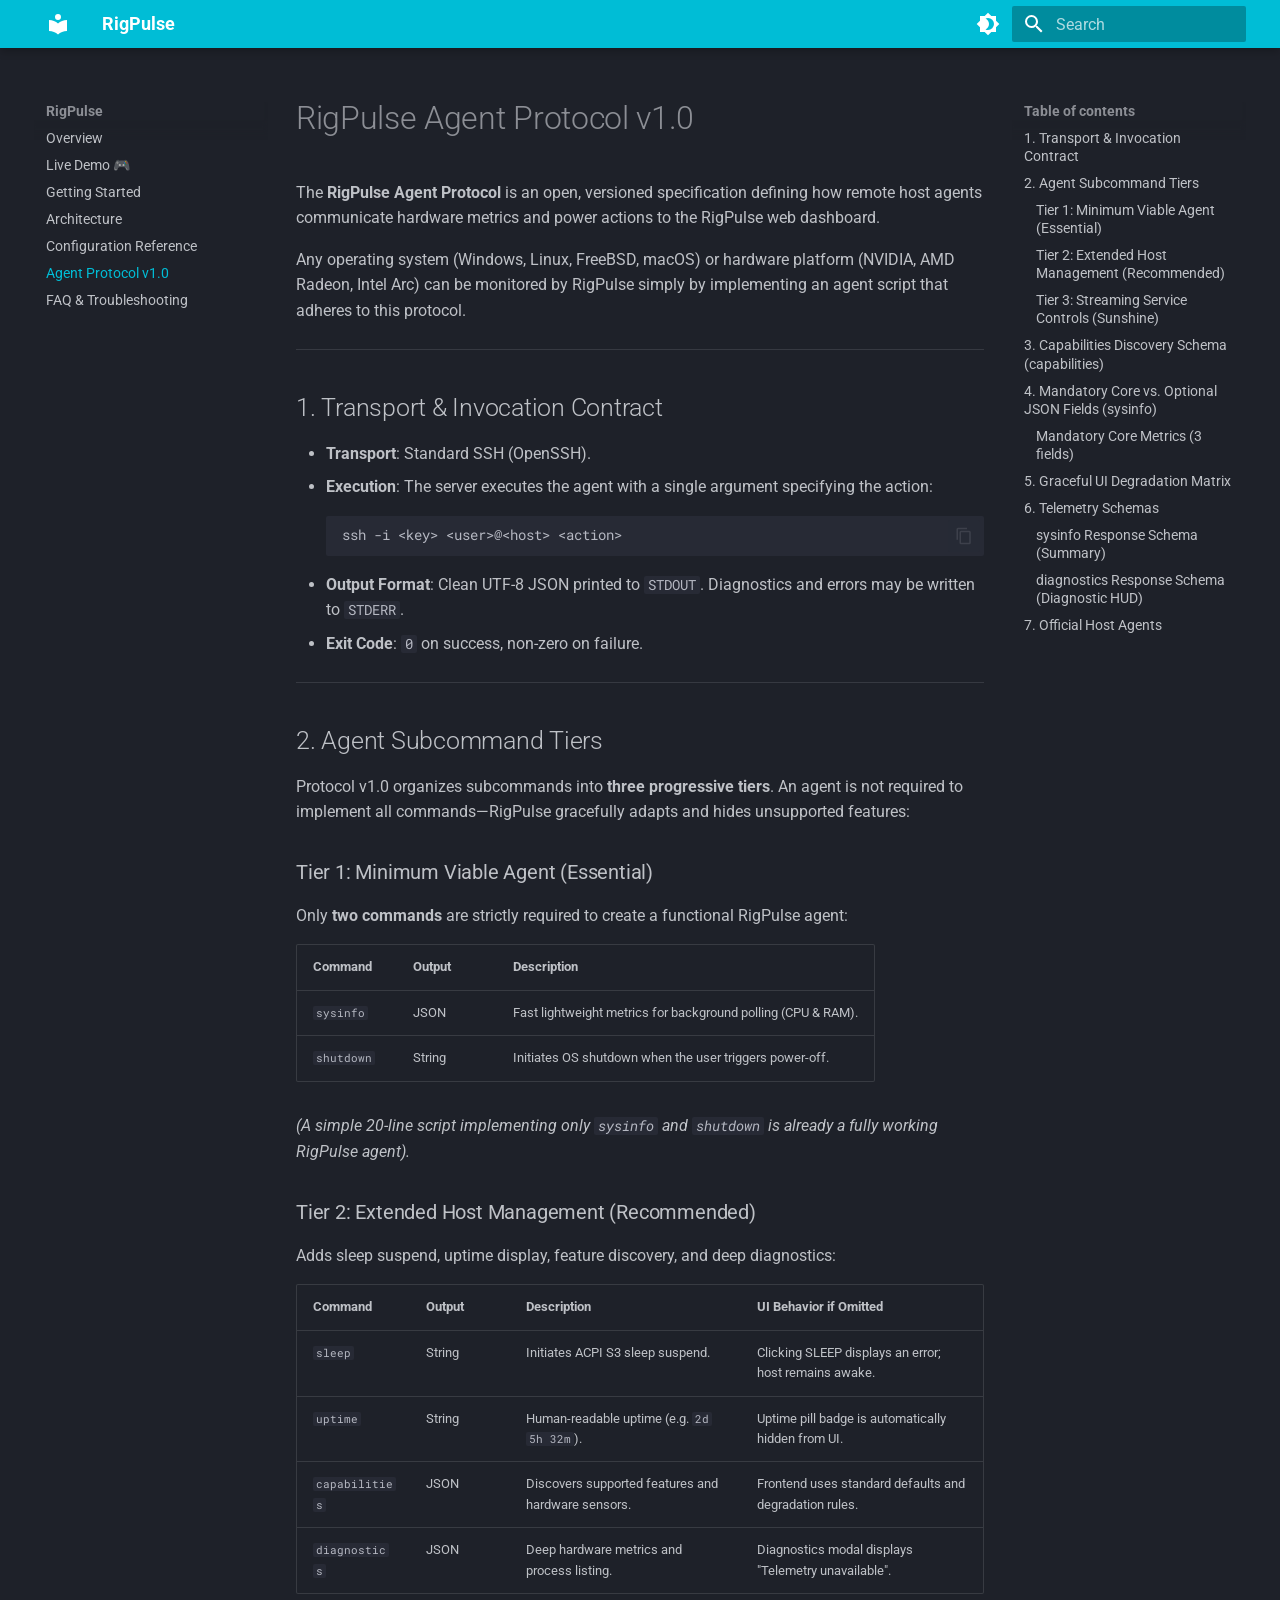
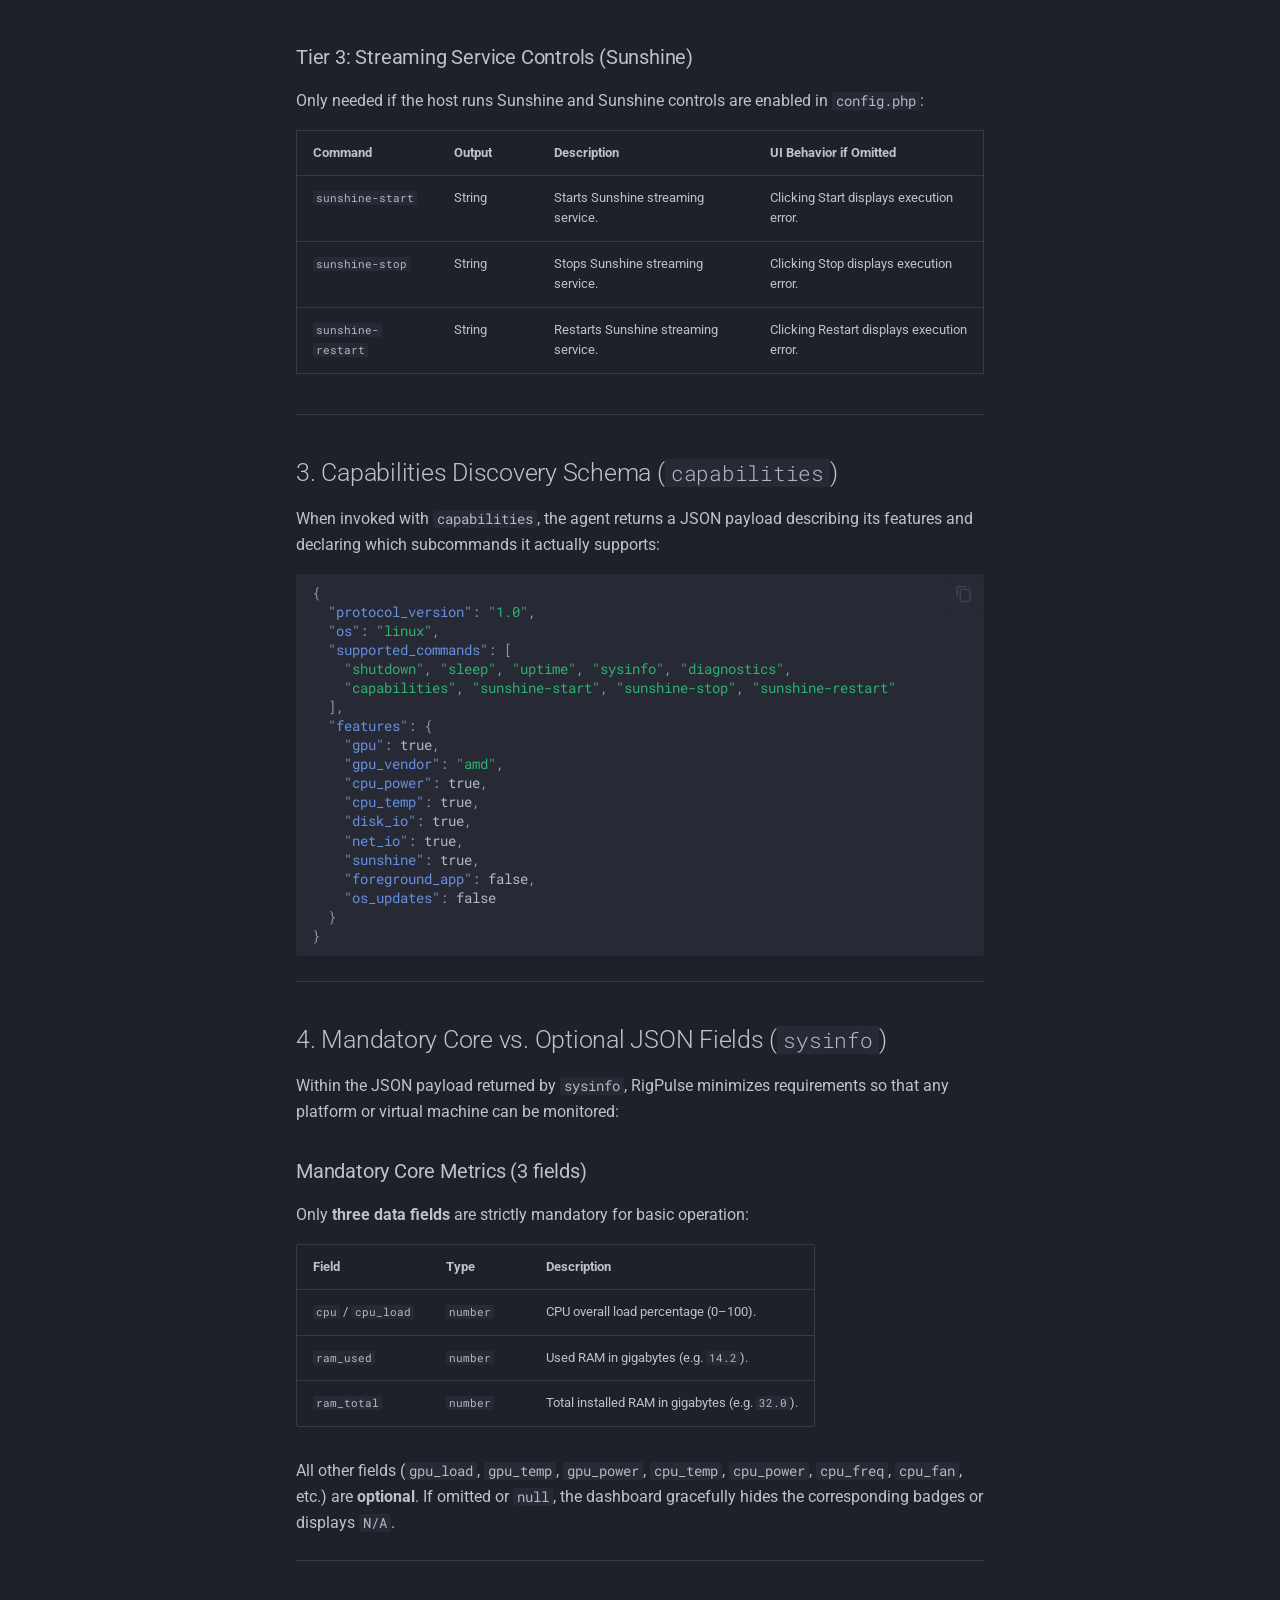
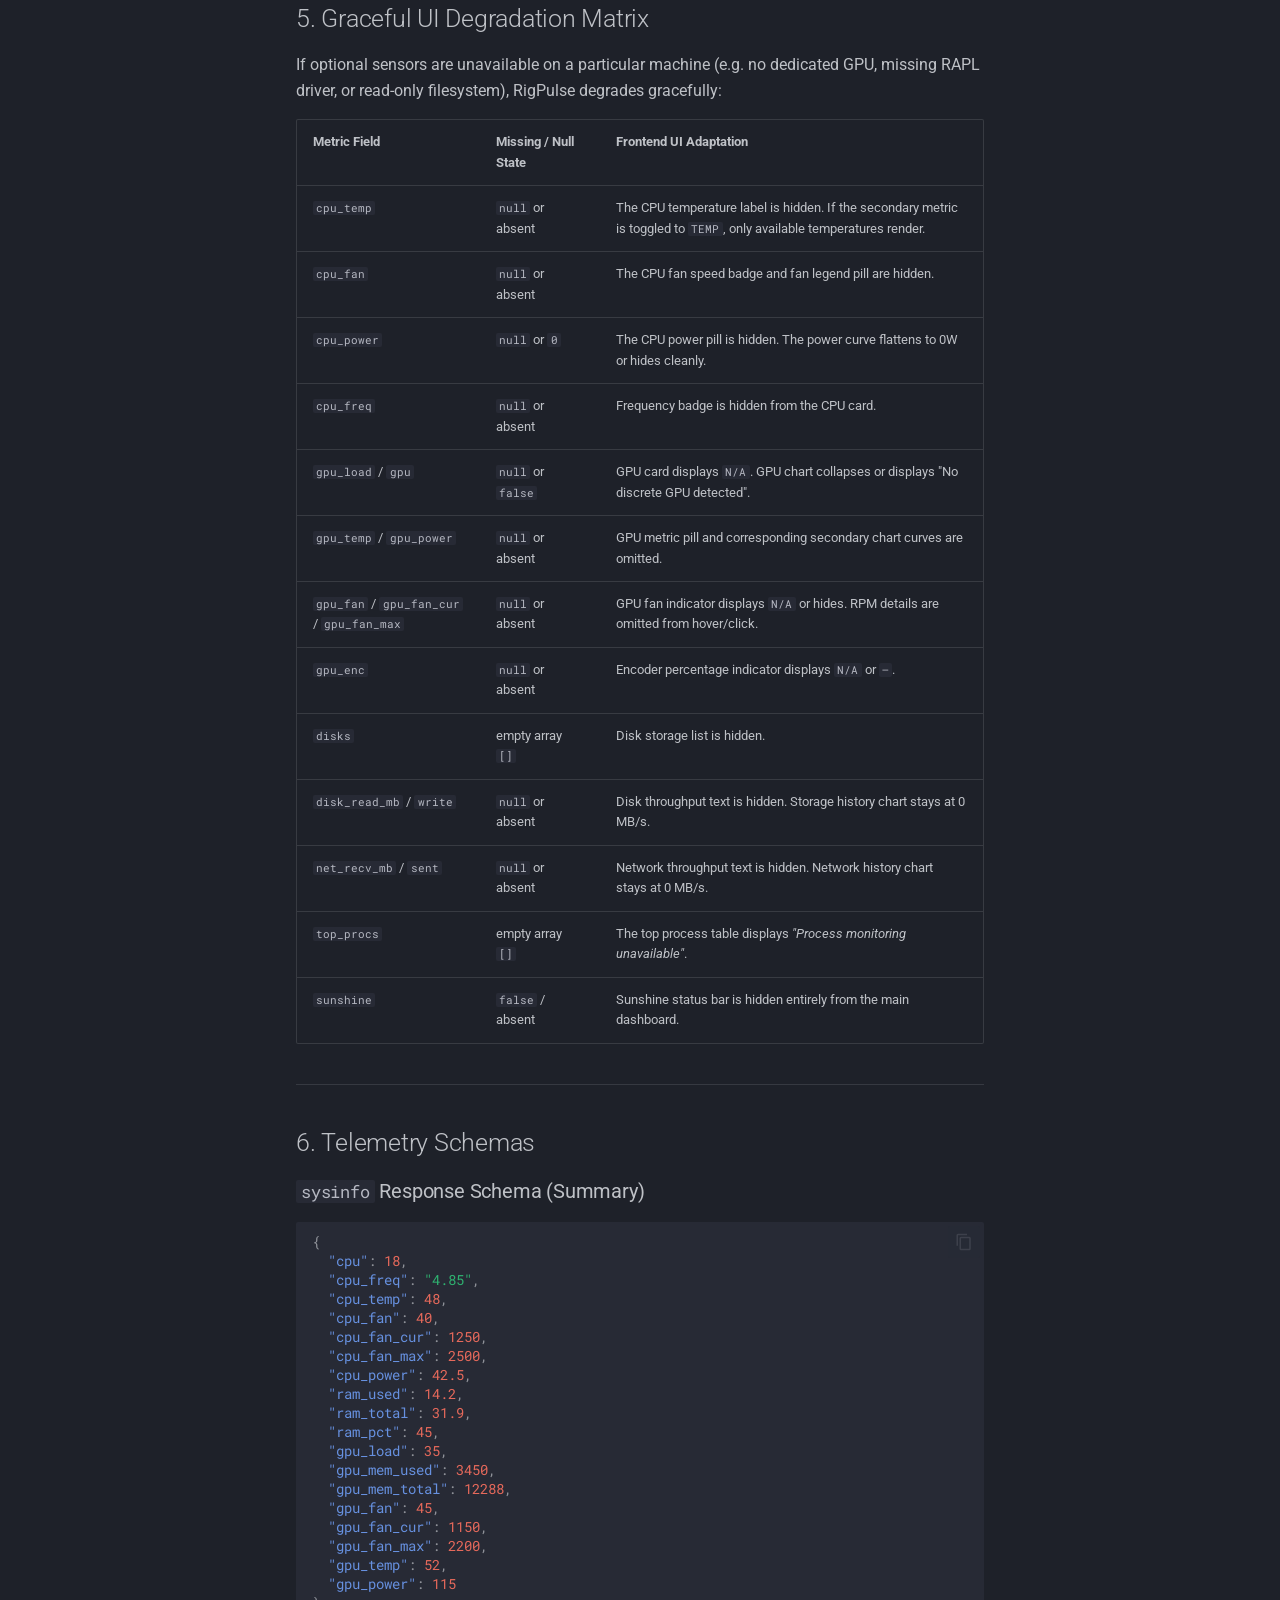
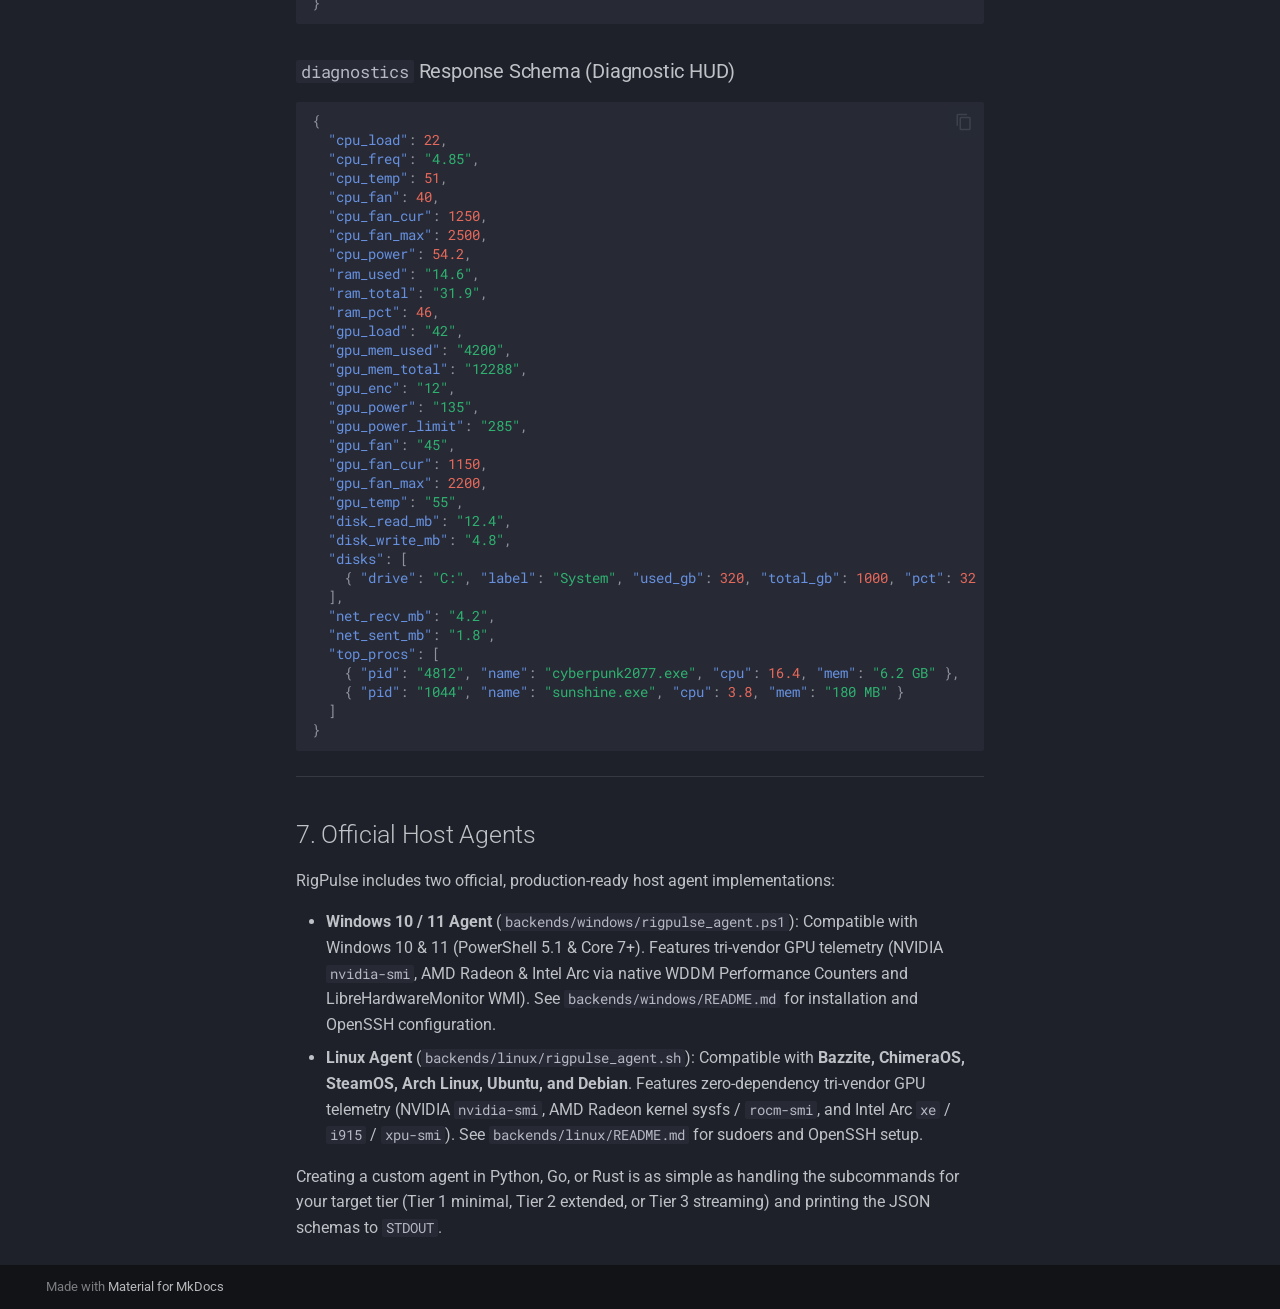
<file: agent-protocol/index.html>
<!doctype html>
<html lang="en" class="no-js">
  <head>
    
      <meta charset="utf-8">
      <meta name="viewport" content="width=device-width,initial-scale=1">
      
        <meta name="description" content="Real-time telemetry HUD and remote power management for gaming rigs and workstations.">
      
      
        <meta name="author" content="RigPulse Contributors">
      
      
      
        <link rel="prev" href="../configuration/">
      
      
        <link rel="next" href="../troubleshooting/">
      
      
        
      
      
      <link rel="icon" href="../assets/images/favicon.png">
      <meta name="generator" content="mkdocs-1.6.1, mkdocs-material-9.7.7">
    
    
      
        <title>Agent Protocol v1.0 - RigPulse</title>
      
    
    
      <link rel="stylesheet" href="../assets/stylesheets/main.ec1eaa64.min.css">
      
        
        <link rel="stylesheet" href="../assets/stylesheets/palette.ab4e12ef.min.css">
      
      


    
    
      
    
    
      
        
        
        <link rel="preconnect" href="https://fonts.gstatic.com" crossorigin>
        <link rel="stylesheet" href="https://fonts.googleapis.com/css?family=Roboto:300,300i,400,400i,700,700i%7CRoboto+Mono:400,400i,700,700i&display=fallback">
        <style>:root{--md-text-font:"Roboto";--md-code-font:"Roboto Mono"}</style>
      
    
    
    <script>__md_scope=new URL("..",location),__md_hash=e=>[...e].reduce(((e,_)=>(e<<5)-e+_.charCodeAt(0)),0),__md_get=(e,_=localStorage,t=__md_scope)=>JSON.parse(_.getItem(t.pathname+"."+e)),__md_set=(e,_,t=localStorage,a=__md_scope)=>{try{t.setItem(a.pathname+"."+e,JSON.stringify(_))}catch(e){}}</script>
    
      

    
    
  </head>
  
  
    
    
      
    
    
    
    
    <body dir="ltr" data-md-color-scheme="slate" data-md-color-primary="cyan" data-md-color-accent="deep-orange">
  
    
    <input class="md-toggle" data-md-toggle="drawer" type="checkbox" id="__drawer" autocomplete="off">
    <input class="md-toggle" data-md-toggle="search" type="checkbox" id="__search" autocomplete="off">
    <label class="md-overlay" for="__drawer"></label>
    <div data-md-component="skip">
      
        
        <a href="#rigpulse-agent-protocol-v10" class="md-skip">
          Skip to content
        </a>
      
    </div>
    <div data-md-component="announce">
      
    </div>
    
    
      

  

<header class="md-header md-header--shadow" data-md-component="header">
  <nav class="md-header__inner md-grid" aria-label="Header">
    <a href=".." title="RigPulse" class="md-header__button md-logo" aria-label="RigPulse" data-md-component="logo">
      
  
  <svg xmlns="http://www.w3.org/2000/svg" viewBox="0 0 24 24"><path d="M12 8a3 3 0 0 0 3-3 3 3 0 0 0-3-3 3 3 0 0 0-3 3 3 3 0 0 0 3 3m0 3.54C9.64 9.35 6.5 8 3 8v11c3.5 0 6.64 1.35 9 3.54 2.36-2.19 5.5-3.54 9-3.54V8c-3.5 0-6.64 1.35-9 3.54"/></svg>

    </a>
    <label class="md-header__button md-icon" for="__drawer">
      
      <svg xmlns="http://www.w3.org/2000/svg" viewBox="0 0 24 24"><path d="M3 6h18v2H3zm0 5h18v2H3zm0 5h18v2H3z"/></svg>
    </label>
    <div class="md-header__title" data-md-component="header-title">
      <div class="md-header__ellipsis">
        <div class="md-header__topic">
          <span class="md-ellipsis">
            RigPulse
          </span>
        </div>
        <div class="md-header__topic" data-md-component="header-topic">
          <span class="md-ellipsis">
            
              Agent Protocol v1.0
            
          </span>
        </div>
      </div>
    </div>
    
      
        <form class="md-header__option" data-md-component="palette">
  
    
    
    
    <input class="md-option" data-md-color-media="" data-md-color-scheme="slate" data-md-color-primary="cyan" data-md-color-accent="deep-orange"  aria-label="Switch to light mode"  type="radio" name="__palette" id="__palette_0">
    
      <label class="md-header__button md-icon" title="Switch to light mode" for="__palette_1" hidden>
        <svg xmlns="http://www.w3.org/2000/svg" viewBox="0 0 24 24"><path d="M12 18c-.89 0-1.74-.2-2.5-.55C11.56 16.5 13 14.42 13 12s-1.44-4.5-3.5-5.45C10.26 6.2 11.11 6 12 6a6 6 0 0 1 6 6 6 6 0 0 1-6 6m8-9.31V4h-4.69L12 .69 8.69 4H4v4.69L.69 12 4 15.31V20h4.69L12 23.31 15.31 20H20v-4.69L23.31 12z"/></svg>
      </label>
    
  
    
    
    
    <input class="md-option" data-md-color-media="" data-md-color-scheme="default" data-md-color-primary="cyan" data-md-color-accent="deep-orange"  aria-label="Switch to dark mode"  type="radio" name="__palette" id="__palette_1">
    
      <label class="md-header__button md-icon" title="Switch to dark mode" for="__palette_0" hidden>
        <svg xmlns="http://www.w3.org/2000/svg" viewBox="0 0 24 24"><path d="M12 8a4 4 0 0 0-4 4 4 4 0 0 0 4 4 4 4 0 0 0 4-4 4 4 0 0 0-4-4m0 10a6 6 0 0 1-6-6 6 6 0 0 1 6-6 6 6 0 0 1 6 6 6 6 0 0 1-6 6m8-9.31V4h-4.69L12 .69 8.69 4H4v4.69L.69 12 4 15.31V20h4.69L12 23.31 15.31 20H20v-4.69L23.31 12z"/></svg>
      </label>
    
  
</form>
      
    
    
      <script>var palette=__md_get("__palette");if(palette&&palette.color){if("(prefers-color-scheme)"===palette.color.media){var media=matchMedia("(prefers-color-scheme: light)"),input=document.querySelector(media.matches?"[data-md-color-media='(prefers-color-scheme: light)']":"[data-md-color-media='(prefers-color-scheme: dark)']");palette.color.media=input.getAttribute("data-md-color-media"),palette.color.scheme=input.getAttribute("data-md-color-scheme"),palette.color.primary=input.getAttribute("data-md-color-primary"),palette.color.accent=input.getAttribute("data-md-color-accent")}for(var[key,value]of Object.entries(palette.color))document.body.setAttribute("data-md-color-"+key,value)}</script>
    
    
    
      
      
        <label class="md-header__button md-icon" for="__search">
          
          <svg xmlns="http://www.w3.org/2000/svg" viewBox="0 0 24 24"><path d="M9.5 3A6.5 6.5 0 0 1 16 9.5c0 1.61-.59 3.09-1.56 4.23l.27.27h.79l5 5-1.5 1.5-5-5v-.79l-.27-.27A6.52 6.52 0 0 1 9.5 16 6.5 6.5 0 0 1 3 9.5 6.5 6.5 0 0 1 9.5 3m0 2C7 5 5 7 5 9.5S7 14 9.5 14 14 12 14 9.5 12 5 9.5 5"/></svg>
        </label>
        <div class="md-search" data-md-component="search" role="dialog">
  <label class="md-search__overlay" for="__search"></label>
  <div class="md-search__inner" role="search">
    <form class="md-search__form" name="search">
      <input type="text" class="md-search__input" name="query" aria-label="Search" placeholder="Search" autocapitalize="off" autocorrect="off" autocomplete="off" spellcheck="false" data-md-component="search-query" required>
      <label class="md-search__icon md-icon" for="__search">
        
        <svg xmlns="http://www.w3.org/2000/svg" viewBox="0 0 24 24"><path d="M9.5 3A6.5 6.5 0 0 1 16 9.5c0 1.61-.59 3.09-1.56 4.23l.27.27h.79l5 5-1.5 1.5-5-5v-.79l-.27-.27A6.52 6.52 0 0 1 9.5 16 6.5 6.5 0 0 1 3 9.5 6.5 6.5 0 0 1 9.5 3m0 2C7 5 5 7 5 9.5S7 14 9.5 14 14 12 14 9.5 12 5 9.5 5"/></svg>
        
        <svg xmlns="http://www.w3.org/2000/svg" viewBox="0 0 24 24"><path d="M20 11v2H8l5.5 5.5-1.42 1.42L4.16 12l7.92-7.92L13.5 5.5 8 11z"/></svg>
      </label>
      <nav class="md-search__options" aria-label="Search">
        
        <button type="reset" class="md-search__icon md-icon" title="Clear" aria-label="Clear" tabindex="-1">
          
          <svg xmlns="http://www.w3.org/2000/svg" viewBox="0 0 24 24"><path d="M19 6.41 17.59 5 12 10.59 6.41 5 5 6.41 10.59 12 5 17.59 6.41 19 12 13.41 17.59 19 19 17.59 13.41 12z"/></svg>
        </button>
      </nav>
      
    </form>
    <div class="md-search__output">
      <div class="md-search__scrollwrap" tabindex="0" data-md-scrollfix>
        <div class="md-search-result" data-md-component="search-result">
          <div class="md-search-result__meta">
            Initializing search
          </div>
          <ol class="md-search-result__list" role="presentation"></ol>
        </div>
      </div>
    </div>
  </div>
</div>
      
    
    
  </nav>
  
</header>
    
    <div class="md-container" data-md-component="container">
      
      
        
          
        
      
      <main class="md-main" data-md-component="main">
        <div class="md-main__inner md-grid">
          
            
              
              <div class="md-sidebar md-sidebar--primary" data-md-component="sidebar" data-md-type="navigation" >
                <div class="md-sidebar__scrollwrap">
                  <div class="md-sidebar__inner">
                    



<nav class="md-nav md-nav--primary" aria-label="Navigation" data-md-level="0">
  <label class="md-nav__title" for="__drawer">
    <a href=".." title="RigPulse" class="md-nav__button md-logo" aria-label="RigPulse" data-md-component="logo">
      
  
  <svg xmlns="http://www.w3.org/2000/svg" viewBox="0 0 24 24"><path d="M12 8a3 3 0 0 0 3-3 3 3 0 0 0-3-3 3 3 0 0 0-3 3 3 3 0 0 0 3 3m0 3.54C9.64 9.35 6.5 8 3 8v11c3.5 0 6.64 1.35 9 3.54 2.36-2.19 5.5-3.54 9-3.54V8c-3.5 0-6.64 1.35-9 3.54"/></svg>

    </a>
    RigPulse
  </label>
  
  <ul class="md-nav__list" data-md-scrollfix>
    
      
      
  
  
  
  
    <li class="md-nav__item">
      <a href=".." class="md-nav__link">
        
  
  
  <span class="md-ellipsis">
    
  
    Overview
  

    
  </span>
  
  

      </a>
    </li>
  

    
      
      
  
  
  
  
    <li class="md-nav__item">
      <a href="https://kouchy.github.io/rigpulse/demo/" class="md-nav__link">
        
  
  
  <span class="md-ellipsis">
    
  
    Live Demo 🎮
  

    
  </span>
  
  

      </a>
    </li>
  

    
      
      
  
  
  
  
    <li class="md-nav__item">
      <a href="../getting-started/" class="md-nav__link">
        
  
  
  <span class="md-ellipsis">
    
  
    Getting Started
  

    
  </span>
  
  

      </a>
    </li>
  

    
      
      
  
  
  
  
    <li class="md-nav__item">
      <a href="../architecture/" class="md-nav__link">
        
  
  
  <span class="md-ellipsis">
    
  
    Architecture
  

    
  </span>
  
  

      </a>
    </li>
  

    
      
      
  
  
  
  
    <li class="md-nav__item">
      <a href="../configuration/" class="md-nav__link">
        
  
  
  <span class="md-ellipsis">
    
  
    Configuration Reference
  

    
  </span>
  
  

      </a>
    </li>
  

    
      
      
  
  
    
  
  
  
    <li class="md-nav__item md-nav__item--active">
      
      <input class="md-nav__toggle md-toggle" type="checkbox" id="__toc">
      
      
        
      
      
        <label class="md-nav__link md-nav__link--active" for="__toc">
          
  
  
  <span class="md-ellipsis">
    
  
    Agent Protocol v1.0
  

    
  </span>
  
  

          <span class="md-nav__icon md-icon"></span>
        </label>
      
      <a href="./" class="md-nav__link md-nav__link--active">
        
  
  
  <span class="md-ellipsis">
    
  
    Agent Protocol v1.0
  

    
  </span>
  
  

      </a>
      
        

<nav class="md-nav md-nav--secondary" aria-label="Table of contents">
  
  
  
    
  
  
    <label class="md-nav__title" for="__toc">
      <span class="md-nav__icon md-icon"></span>
      Table of contents
    </label>
    <ul class="md-nav__list" data-md-component="toc" data-md-scrollfix>
      
        <li class="md-nav__item">
  <a href="#1-transport-invocation-contract" class="md-nav__link">
    <span class="md-ellipsis">
      
        1. Transport &amp; Invocation Contract
      
    </span>
  </a>
  
</li>
      
        <li class="md-nav__item">
  <a href="#2-agent-subcommand-tiers" class="md-nav__link">
    <span class="md-ellipsis">
      
        2. Agent Subcommand Tiers
      
    </span>
  </a>
  
    <nav class="md-nav" aria-label="2. Agent Subcommand Tiers">
      <ul class="md-nav__list">
        
          <li class="md-nav__item">
  <a href="#tier-1-minimum-viable-agent-essential" class="md-nav__link">
    <span class="md-ellipsis">
      
        Tier 1: Minimum Viable Agent (Essential)
      
    </span>
  </a>
  
</li>
        
          <li class="md-nav__item">
  <a href="#tier-2-extended-host-management-recommended" class="md-nav__link">
    <span class="md-ellipsis">
      
        Tier 2: Extended Host Management (Recommended)
      
    </span>
  </a>
  
</li>
        
          <li class="md-nav__item">
  <a href="#tier-3-streaming-service-controls-sunshine" class="md-nav__link">
    <span class="md-ellipsis">
      
        Tier 3: Streaming Service Controls (Sunshine)
      
    </span>
  </a>
  
</li>
        
      </ul>
    </nav>
  
</li>
      
        <li class="md-nav__item">
  <a href="#3-capabilities-discovery-schema-capabilities" class="md-nav__link">
    <span class="md-ellipsis">
      
        3. Capabilities Discovery Schema (capabilities)
      
    </span>
  </a>
  
</li>
      
        <li class="md-nav__item">
  <a href="#4-mandatory-core-vs-optional-json-fields-sysinfo" class="md-nav__link">
    <span class="md-ellipsis">
      
        4. Mandatory Core vs. Optional JSON Fields (sysinfo)
      
    </span>
  </a>
  
    <nav class="md-nav" aria-label="4. Mandatory Core vs. Optional JSON Fields (sysinfo)">
      <ul class="md-nav__list">
        
          <li class="md-nav__item">
  <a href="#mandatory-core-metrics-3-fields" class="md-nav__link">
    <span class="md-ellipsis">
      
        Mandatory Core Metrics (3 fields)
      
    </span>
  </a>
  
</li>
        
      </ul>
    </nav>
  
</li>
      
        <li class="md-nav__item">
  <a href="#5-graceful-ui-degradation-matrix" class="md-nav__link">
    <span class="md-ellipsis">
      
        5. Graceful UI Degradation Matrix
      
    </span>
  </a>
  
</li>
      
        <li class="md-nav__item">
  <a href="#6-telemetry-schemas" class="md-nav__link">
    <span class="md-ellipsis">
      
        6. Telemetry Schemas
      
    </span>
  </a>
  
    <nav class="md-nav" aria-label="6. Telemetry Schemas">
      <ul class="md-nav__list">
        
          <li class="md-nav__item">
  <a href="#sysinfo-response-schema-summary" class="md-nav__link">
    <span class="md-ellipsis">
      
        sysinfo Response Schema (Summary)
      
    </span>
  </a>
  
</li>
        
          <li class="md-nav__item">
  <a href="#diagnostics-response-schema-diagnostic-hud" class="md-nav__link">
    <span class="md-ellipsis">
      
        diagnostics Response Schema (Diagnostic HUD)
      
    </span>
  </a>
  
</li>
        
      </ul>
    </nav>
  
</li>
      
        <li class="md-nav__item">
  <a href="#7-official-host-agents" class="md-nav__link">
    <span class="md-ellipsis">
      
        7. Official Host Agents
      
    </span>
  </a>
  
</li>
      
    </ul>
  
</nav>
      
    </li>
  

    
      
      
  
  
  
  
    <li class="md-nav__item">
      <a href="../troubleshooting/" class="md-nav__link">
        
  
  
  <span class="md-ellipsis">
    
  
    FAQ & Troubleshooting
  

    
  </span>
  
  

      </a>
    </li>
  

    
  </ul>
</nav>
                  </div>
                </div>
              </div>
            
            
              
              <div class="md-sidebar md-sidebar--secondary" data-md-component="sidebar" data-md-type="toc" >
                <div class="md-sidebar__scrollwrap">
                  <div class="md-sidebar__inner">
                    

<nav class="md-nav md-nav--secondary" aria-label="Table of contents">
  
  
  
    
  
  
    <label class="md-nav__title" for="__toc">
      <span class="md-nav__icon md-icon"></span>
      Table of contents
    </label>
    <ul class="md-nav__list" data-md-component="toc" data-md-scrollfix>
      
        <li class="md-nav__item">
  <a href="#1-transport-invocation-contract" class="md-nav__link">
    <span class="md-ellipsis">
      
        1. Transport &amp; Invocation Contract
      
    </span>
  </a>
  
</li>
      
        <li class="md-nav__item">
  <a href="#2-agent-subcommand-tiers" class="md-nav__link">
    <span class="md-ellipsis">
      
        2. Agent Subcommand Tiers
      
    </span>
  </a>
  
    <nav class="md-nav" aria-label="2. Agent Subcommand Tiers">
      <ul class="md-nav__list">
        
          <li class="md-nav__item">
  <a href="#tier-1-minimum-viable-agent-essential" class="md-nav__link">
    <span class="md-ellipsis">
      
        Tier 1: Minimum Viable Agent (Essential)
      
    </span>
  </a>
  
</li>
        
          <li class="md-nav__item">
  <a href="#tier-2-extended-host-management-recommended" class="md-nav__link">
    <span class="md-ellipsis">
      
        Tier 2: Extended Host Management (Recommended)
      
    </span>
  </a>
  
</li>
        
          <li class="md-nav__item">
  <a href="#tier-3-streaming-service-controls-sunshine" class="md-nav__link">
    <span class="md-ellipsis">
      
        Tier 3: Streaming Service Controls (Sunshine)
      
    </span>
  </a>
  
</li>
        
      </ul>
    </nav>
  
</li>
      
        <li class="md-nav__item">
  <a href="#3-capabilities-discovery-schema-capabilities" class="md-nav__link">
    <span class="md-ellipsis">
      
        3. Capabilities Discovery Schema (capabilities)
      
    </span>
  </a>
  
</li>
      
        <li class="md-nav__item">
  <a href="#4-mandatory-core-vs-optional-json-fields-sysinfo" class="md-nav__link">
    <span class="md-ellipsis">
      
        4. Mandatory Core vs. Optional JSON Fields (sysinfo)
      
    </span>
  </a>
  
    <nav class="md-nav" aria-label="4. Mandatory Core vs. Optional JSON Fields (sysinfo)">
      <ul class="md-nav__list">
        
          <li class="md-nav__item">
  <a href="#mandatory-core-metrics-3-fields" class="md-nav__link">
    <span class="md-ellipsis">
      
        Mandatory Core Metrics (3 fields)
      
    </span>
  </a>
  
</li>
        
      </ul>
    </nav>
  
</li>
      
        <li class="md-nav__item">
  <a href="#5-graceful-ui-degradation-matrix" class="md-nav__link">
    <span class="md-ellipsis">
      
        5. Graceful UI Degradation Matrix
      
    </span>
  </a>
  
</li>
      
        <li class="md-nav__item">
  <a href="#6-telemetry-schemas" class="md-nav__link">
    <span class="md-ellipsis">
      
        6. Telemetry Schemas
      
    </span>
  </a>
  
    <nav class="md-nav" aria-label="6. Telemetry Schemas">
      <ul class="md-nav__list">
        
          <li class="md-nav__item">
  <a href="#sysinfo-response-schema-summary" class="md-nav__link">
    <span class="md-ellipsis">
      
        sysinfo Response Schema (Summary)
      
    </span>
  </a>
  
</li>
        
          <li class="md-nav__item">
  <a href="#diagnostics-response-schema-diagnostic-hud" class="md-nav__link">
    <span class="md-ellipsis">
      
        diagnostics Response Schema (Diagnostic HUD)
      
    </span>
  </a>
  
</li>
        
      </ul>
    </nav>
  
</li>
      
        <li class="md-nav__item">
  <a href="#7-official-host-agents" class="md-nav__link">
    <span class="md-ellipsis">
      
        7. Official Host Agents
      
    </span>
  </a>
  
</li>
      
    </ul>
  
</nav>
                  </div>
                </div>
              </div>
            
          
          
            <div class="md-content" data-md-component="content">
              
              <article class="md-content__inner md-typeset">
                
                  



<h1 id="rigpulse-agent-protocol-v10">RigPulse Agent Protocol v1.0</h1>
<p>The <strong>RigPulse Agent Protocol</strong> is an open, versioned specification defining how remote host agents communicate hardware metrics and power actions to the RigPulse web dashboard.</p>
<p>Any operating system (Windows, Linux, FreeBSD, macOS) or hardware platform (NVIDIA, AMD Radeon, Intel Arc) can be monitored by RigPulse simply by implementing an agent script that adheres to this protocol.</p>
<hr />
<h2 id="1-transport-invocation-contract">1. Transport &amp; Invocation Contract</h2>
<ul>
<li><strong>Transport</strong>: Standard SSH (OpenSSH).</li>
<li><strong>Execution</strong>: The server executes the agent with a single argument specifying the action:
  <div class="highlight"><pre><span></span><code><a id="__codelineno-0-1" name="__codelineno-0-1" href="#__codelineno-0-1"></a>ssh<span class="w"> </span>-i<span class="w"> </span>&lt;key&gt;<span class="w"> </span>&lt;user&gt;@&lt;host&gt;<span class="w"> </span>&lt;action&gt;
</code></pre></div></li>
<li><strong>Output Format</strong>: Clean UTF-8 JSON printed to <code>STDOUT</code>. Diagnostics and errors may be written to <code>STDERR</code>.</li>
<li><strong>Exit Code</strong>: <code>0</code> on success, non-zero on failure.</li>
</ul>
<hr />
<h2 id="2-agent-subcommand-tiers">2. Agent Subcommand Tiers</h2>
<p>Protocol v1.0 organizes subcommands into <strong>three progressive tiers</strong>. An agent is not required to implement all commands—RigPulse gracefully adapts and hides unsupported features:</p>
<h3 id="tier-1-minimum-viable-agent-essential">Tier 1: Minimum Viable Agent (Essential)</h3>
<p>Only <strong>two commands</strong> are strictly required to create a functional RigPulse agent:</p>
<table>
<thead>
<tr>
<th style="text-align: left;">Command</th>
<th style="text-align: left;">Output</th>
<th style="text-align: left;">Description</th>
</tr>
</thead>
<tbody>
<tr>
<td style="text-align: left;"><code>sysinfo</code></td>
<td style="text-align: left;">JSON</td>
<td style="text-align: left;">Fast lightweight metrics for background polling (CPU &amp; RAM).</td>
</tr>
<tr>
<td style="text-align: left;"><code>shutdown</code></td>
<td style="text-align: left;">String</td>
<td style="text-align: left;">Initiates OS shutdown when the user triggers power-off.</td>
</tr>
</tbody>
</table>
<p><em>(A simple 20-line script implementing only <code>sysinfo</code> and <code>shutdown</code> is already a fully working RigPulse agent).</em></p>
<h3 id="tier-2-extended-host-management-recommended">Tier 2: Extended Host Management (Recommended)</h3>
<p>Adds sleep suspend, uptime display, feature discovery, and deep diagnostics:</p>
<table>
<thead>
<tr>
<th style="text-align: left;">Command</th>
<th style="text-align: left;">Output</th>
<th style="text-align: left;">Description</th>
<th style="text-align: left;">UI Behavior if Omitted</th>
</tr>
</thead>
<tbody>
<tr>
<td style="text-align: left;"><code>sleep</code></td>
<td style="text-align: left;">String</td>
<td style="text-align: left;">Initiates ACPI S3 sleep suspend.</td>
<td style="text-align: left;">Clicking SLEEP displays an error; host remains awake.</td>
</tr>
<tr>
<td style="text-align: left;"><code>uptime</code></td>
<td style="text-align: left;">String</td>
<td style="text-align: left;">Human-readable uptime (e.g. <code>2d 5h 32m</code>).</td>
<td style="text-align: left;">Uptime pill badge is automatically hidden from UI.</td>
</tr>
<tr>
<td style="text-align: left;"><code>capabilities</code></td>
<td style="text-align: left;">JSON</td>
<td style="text-align: left;">Discovers supported features and hardware sensors.</td>
<td style="text-align: left;">Frontend uses standard defaults and degradation rules.</td>
</tr>
<tr>
<td style="text-align: left;"><code>diagnostics</code></td>
<td style="text-align: left;">JSON</td>
<td style="text-align: left;">Deep hardware metrics and process listing.</td>
<td style="text-align: left;">Diagnostics modal displays "Telemetry unavailable".</td>
</tr>
</tbody>
</table>
<h3 id="tier-3-streaming-service-controls-sunshine">Tier 3: Streaming Service Controls (Sunshine)</h3>
<p>Only needed if the host runs Sunshine and Sunshine controls are enabled in <code>config.php</code>:</p>
<table>
<thead>
<tr>
<th style="text-align: left;">Command</th>
<th style="text-align: left;">Output</th>
<th style="text-align: left;">Description</th>
<th style="text-align: left;">UI Behavior if Omitted</th>
</tr>
</thead>
<tbody>
<tr>
<td style="text-align: left;"><code>sunshine-start</code></td>
<td style="text-align: left;">String</td>
<td style="text-align: left;">Starts Sunshine streaming service.</td>
<td style="text-align: left;">Clicking Start displays execution error.</td>
</tr>
<tr>
<td style="text-align: left;"><code>sunshine-stop</code></td>
<td style="text-align: left;">String</td>
<td style="text-align: left;">Stops Sunshine streaming service.</td>
<td style="text-align: left;">Clicking Stop displays execution error.</td>
</tr>
<tr>
<td style="text-align: left;"><code>sunshine-restart</code></td>
<td style="text-align: left;">String</td>
<td style="text-align: left;">Restarts Sunshine streaming service.</td>
<td style="text-align: left;">Clicking Restart displays execution error.</td>
</tr>
</tbody>
</table>
<hr />
<h2 id="3-capabilities-discovery-schema-capabilities">3. Capabilities Discovery Schema (<code>capabilities</code>)</h2>
<p>When invoked with <code>capabilities</code>, the agent returns a JSON payload describing its features and declaring which subcommands it actually supports:</p>
<div class="highlight"><pre><span></span><code><a id="__codelineno-1-1" name="__codelineno-1-1" href="#__codelineno-1-1"></a><span class="p">{</span>
<a id="__codelineno-1-2" name="__codelineno-1-2" href="#__codelineno-1-2"></a><span class="w">  </span><span class="nt">"protocol_version"</span><span class="p">:</span><span class="w"> </span><span class="s2">"1.0"</span><span class="p">,</span>
<a id="__codelineno-1-3" name="__codelineno-1-3" href="#__codelineno-1-3"></a><span class="w">  </span><span class="nt">"os"</span><span class="p">:</span><span class="w"> </span><span class="s2">"linux"</span><span class="p">,</span>
<a id="__codelineno-1-4" name="__codelineno-1-4" href="#__codelineno-1-4"></a><span class="w">  </span><span class="nt">"supported_commands"</span><span class="p">:</span><span class="w"> </span><span class="p">[</span>
<a id="__codelineno-1-5" name="__codelineno-1-5" href="#__codelineno-1-5"></a><span class="w">    </span><span class="s2">"shutdown"</span><span class="p">,</span><span class="w"> </span><span class="s2">"sleep"</span><span class="p">,</span><span class="w"> </span><span class="s2">"uptime"</span><span class="p">,</span><span class="w"> </span><span class="s2">"sysinfo"</span><span class="p">,</span><span class="w"> </span><span class="s2">"diagnostics"</span><span class="p">,</span><span class="w"> </span>
<a id="__codelineno-1-6" name="__codelineno-1-6" href="#__codelineno-1-6"></a><span class="w">    </span><span class="s2">"capabilities"</span><span class="p">,</span><span class="w"> </span><span class="s2">"sunshine-start"</span><span class="p">,</span><span class="w"> </span><span class="s2">"sunshine-stop"</span><span class="p">,</span><span class="w"> </span><span class="s2">"sunshine-restart"</span>
<a id="__codelineno-1-7" name="__codelineno-1-7" href="#__codelineno-1-7"></a><span class="w">  </span><span class="p">],</span>
<a id="__codelineno-1-8" name="__codelineno-1-8" href="#__codelineno-1-8"></a><span class="w">  </span><span class="nt">"features"</span><span class="p">:</span><span class="w"> </span><span class="p">{</span>
<a id="__codelineno-1-9" name="__codelineno-1-9" href="#__codelineno-1-9"></a><span class="w">    </span><span class="nt">"gpu"</span><span class="p">:</span><span class="w"> </span><span class="kc">true</span><span class="p">,</span>
<a id="__codelineno-1-10" name="__codelineno-1-10" href="#__codelineno-1-10"></a><span class="w">    </span><span class="nt">"gpu_vendor"</span><span class="p">:</span><span class="w"> </span><span class="s2">"amd"</span><span class="p">,</span>
<a id="__codelineno-1-11" name="__codelineno-1-11" href="#__codelineno-1-11"></a><span class="w">    </span><span class="nt">"cpu_power"</span><span class="p">:</span><span class="w"> </span><span class="kc">true</span><span class="p">,</span>
<a id="__codelineno-1-12" name="__codelineno-1-12" href="#__codelineno-1-12"></a><span class="w">    </span><span class="nt">"cpu_temp"</span><span class="p">:</span><span class="w"> </span><span class="kc">true</span><span class="p">,</span>
<a id="__codelineno-1-13" name="__codelineno-1-13" href="#__codelineno-1-13"></a><span class="w">    </span><span class="nt">"disk_io"</span><span class="p">:</span><span class="w"> </span><span class="kc">true</span><span class="p">,</span>
<a id="__codelineno-1-14" name="__codelineno-1-14" href="#__codelineno-1-14"></a><span class="w">    </span><span class="nt">"net_io"</span><span class="p">:</span><span class="w"> </span><span class="kc">true</span><span class="p">,</span>
<a id="__codelineno-1-15" name="__codelineno-1-15" href="#__codelineno-1-15"></a><span class="w">    </span><span class="nt">"sunshine"</span><span class="p">:</span><span class="w"> </span><span class="kc">true</span><span class="p">,</span>
<a id="__codelineno-1-16" name="__codelineno-1-16" href="#__codelineno-1-16"></a><span class="w">    </span><span class="nt">"foreground_app"</span><span class="p">:</span><span class="w"> </span><span class="kc">false</span><span class="p">,</span>
<a id="__codelineno-1-17" name="__codelineno-1-17" href="#__codelineno-1-17"></a><span class="w">    </span><span class="nt">"os_updates"</span><span class="p">:</span><span class="w"> </span><span class="kc">false</span>
<a id="__codelineno-1-18" name="__codelineno-1-18" href="#__codelineno-1-18"></a><span class="w">  </span><span class="p">}</span>
<a id="__codelineno-1-19" name="__codelineno-1-19" href="#__codelineno-1-19"></a><span class="p">}</span>
</code></pre></div>
<hr />
<h2 id="4-mandatory-core-vs-optional-json-fields-sysinfo">4. Mandatory Core vs. Optional JSON Fields (<code>sysinfo</code>)</h2>
<p>Within the JSON payload returned by <code>sysinfo</code>, RigPulse minimizes requirements so that any platform or virtual machine can be monitored:</p>
<h3 id="mandatory-core-metrics-3-fields">Mandatory Core Metrics (3 fields)</h3>
<p>Only <strong>three data fields</strong> are strictly mandatory for basic operation:</p>
<table>
<thead>
<tr>
<th style="text-align: left;">Field</th>
<th style="text-align: left;">Type</th>
<th style="text-align: left;">Description</th>
</tr>
</thead>
<tbody>
<tr>
<td style="text-align: left;"><code>cpu</code> / <code>cpu_load</code></td>
<td style="text-align: left;"><code>number</code></td>
<td style="text-align: left;">CPU overall load percentage (0–100).</td>
</tr>
<tr>
<td style="text-align: left;"><code>ram_used</code></td>
<td style="text-align: left;"><code>number</code></td>
<td style="text-align: left;">Used RAM in gigabytes (e.g. <code>14.2</code>).</td>
</tr>
<tr>
<td style="text-align: left;"><code>ram_total</code></td>
<td style="text-align: left;"><code>number</code></td>
<td style="text-align: left;">Total installed RAM in gigabytes (e.g. <code>32.0</code>).</td>
</tr>
</tbody>
</table>
<p>All other fields (<code>gpu_load</code>, <code>gpu_temp</code>, <code>gpu_power</code>, <code>cpu_temp</code>, <code>cpu_power</code>, <code>cpu_freq</code>, <code>cpu_fan</code>, etc.) are <strong>optional</strong>. If omitted or <code>null</code>, the dashboard gracefully hides the corresponding badges or displays <code>N/A</code>.</p>
<hr />
<h2 id="5-graceful-ui-degradation-matrix">5. Graceful UI Degradation Matrix</h2>
<p>If optional sensors are unavailable on a particular machine (e.g. no dedicated GPU, missing RAPL driver, or read-only filesystem), RigPulse degrades gracefully:</p>
<table>
<thead>
<tr>
<th style="text-align: left;">Metric Field</th>
<th style="text-align: left;">Missing / Null State</th>
<th style="text-align: left;">Frontend UI Adaptation</th>
</tr>
</thead>
<tbody>
<tr>
<td style="text-align: left;"><code>cpu_temp</code></td>
<td style="text-align: left;"><code>null</code> or absent</td>
<td style="text-align: left;">The CPU temperature label is hidden. If the secondary metric is toggled to <code>TEMP</code>, only available temperatures render.</td>
</tr>
<tr>
<td style="text-align: left;"><code>cpu_fan</code></td>
<td style="text-align: left;"><code>null</code> or absent</td>
<td style="text-align: left;">The CPU fan speed badge and fan legend pill are hidden.</td>
</tr>
<tr>
<td style="text-align: left;"><code>cpu_power</code></td>
<td style="text-align: left;"><code>null</code> or <code>0</code></td>
<td style="text-align: left;">The CPU power pill is hidden. The power curve flattens to 0W or hides cleanly.</td>
</tr>
<tr>
<td style="text-align: left;"><code>cpu_freq</code></td>
<td style="text-align: left;"><code>null</code> or absent</td>
<td style="text-align: left;">Frequency badge is hidden from the CPU card.</td>
</tr>
<tr>
<td style="text-align: left;"><code>gpu_load</code> / <code>gpu</code></td>
<td style="text-align: left;"><code>null</code> or <code>false</code></td>
<td style="text-align: left;">GPU card displays <code>N/A</code>. GPU chart collapses or displays "No discrete GPU detected".</td>
</tr>
<tr>
<td style="text-align: left;"><code>gpu_temp</code> / <code>gpu_power</code></td>
<td style="text-align: left;"><code>null</code> or absent</td>
<td style="text-align: left;">GPU metric pill and corresponding secondary chart curves are omitted.</td>
</tr>
<tr>
<td style="text-align: left;"><code>gpu_fan</code> / <code>gpu_fan_cur</code> / <code>gpu_fan_max</code></td>
<td style="text-align: left;"><code>null</code> or absent</td>
<td style="text-align: left;">GPU fan indicator displays <code>N/A</code> or hides. RPM details are omitted from hover/click.</td>
</tr>
<tr>
<td style="text-align: left;"><code>gpu_enc</code></td>
<td style="text-align: left;"><code>null</code> or absent</td>
<td style="text-align: left;">Encoder percentage indicator displays <code>N/A</code> or <code>—</code>.</td>
</tr>
<tr>
<td style="text-align: left;"><code>disks</code></td>
<td style="text-align: left;">empty array <code>[]</code></td>
<td style="text-align: left;">Disk storage list is hidden.</td>
</tr>
<tr>
<td style="text-align: left;"><code>disk_read_mb</code> / <code>write</code></td>
<td style="text-align: left;"><code>null</code> or absent</td>
<td style="text-align: left;">Disk throughput text is hidden. Storage history chart stays at 0 MB/s.</td>
</tr>
<tr>
<td style="text-align: left;"><code>net_recv_mb</code> / <code>sent</code></td>
<td style="text-align: left;"><code>null</code> or absent</td>
<td style="text-align: left;">Network throughput text is hidden. Network history chart stays at 0 MB/s.</td>
</tr>
<tr>
<td style="text-align: left;"><code>top_procs</code></td>
<td style="text-align: left;">empty array <code>[]</code></td>
<td style="text-align: left;">The top process table displays <em>"Process monitoring unavailable"</em>.</td>
</tr>
<tr>
<td style="text-align: left;"><code>sunshine</code></td>
<td style="text-align: left;"><code>false</code> / absent</td>
<td style="text-align: left;">Sunshine status bar is hidden entirely from the main dashboard.</td>
</tr>
</tbody>
</table>
<hr />
<h2 id="6-telemetry-schemas">6. Telemetry Schemas</h2>
<h3 id="sysinfo-response-schema-summary"><code>sysinfo</code> Response Schema (Summary)</h3>
<div class="highlight"><pre><span></span><code><a id="__codelineno-2-1" name="__codelineno-2-1" href="#__codelineno-2-1"></a><span class="p">{</span>
<a id="__codelineno-2-2" name="__codelineno-2-2" href="#__codelineno-2-2"></a><span class="w">  </span><span class="nt">"cpu"</span><span class="p">:</span><span class="w"> </span><span class="mi">18</span><span class="p">,</span>
<a id="__codelineno-2-3" name="__codelineno-2-3" href="#__codelineno-2-3"></a><span class="w">  </span><span class="nt">"cpu_freq"</span><span class="p">:</span><span class="w"> </span><span class="s2">"4.85"</span><span class="p">,</span>
<a id="__codelineno-2-4" name="__codelineno-2-4" href="#__codelineno-2-4"></a><span class="w">  </span><span class="nt">"cpu_temp"</span><span class="p">:</span><span class="w"> </span><span class="mi">48</span><span class="p">,</span>
<a id="__codelineno-2-5" name="__codelineno-2-5" href="#__codelineno-2-5"></a><span class="w">  </span><span class="nt">"cpu_fan"</span><span class="p">:</span><span class="w"> </span><span class="mi">40</span><span class="p">,</span>
<a id="__codelineno-2-6" name="__codelineno-2-6" href="#__codelineno-2-6"></a><span class="w">  </span><span class="nt">"cpu_fan_cur"</span><span class="p">:</span><span class="w"> </span><span class="mi">1250</span><span class="p">,</span>
<a id="__codelineno-2-7" name="__codelineno-2-7" href="#__codelineno-2-7"></a><span class="w">  </span><span class="nt">"cpu_fan_max"</span><span class="p">:</span><span class="w"> </span><span class="mi">2500</span><span class="p">,</span>
<a id="__codelineno-2-8" name="__codelineno-2-8" href="#__codelineno-2-8"></a><span class="w">  </span><span class="nt">"cpu_power"</span><span class="p">:</span><span class="w"> </span><span class="mf">42.5</span><span class="p">,</span>
<a id="__codelineno-2-9" name="__codelineno-2-9" href="#__codelineno-2-9"></a><span class="w">  </span><span class="nt">"ram_used"</span><span class="p">:</span><span class="w"> </span><span class="mf">14.2</span><span class="p">,</span>
<a id="__codelineno-2-10" name="__codelineno-2-10" href="#__codelineno-2-10"></a><span class="w">  </span><span class="nt">"ram_total"</span><span class="p">:</span><span class="w"> </span><span class="mf">31.9</span><span class="p">,</span>
<a id="__codelineno-2-11" name="__codelineno-2-11" href="#__codelineno-2-11"></a><span class="w">  </span><span class="nt">"ram_pct"</span><span class="p">:</span><span class="w"> </span><span class="mi">45</span><span class="p">,</span>
<a id="__codelineno-2-12" name="__codelineno-2-12" href="#__codelineno-2-12"></a><span class="w">  </span><span class="nt">"gpu_load"</span><span class="p">:</span><span class="w"> </span><span class="mi">35</span><span class="p">,</span>
<a id="__codelineno-2-13" name="__codelineno-2-13" href="#__codelineno-2-13"></a><span class="w">  </span><span class="nt">"gpu_mem_used"</span><span class="p">:</span><span class="w"> </span><span class="mi">3450</span><span class="p">,</span>
<a id="__codelineno-2-14" name="__codelineno-2-14" href="#__codelineno-2-14"></a><span class="w">  </span><span class="nt">"gpu_mem_total"</span><span class="p">:</span><span class="w"> </span><span class="mi">12288</span><span class="p">,</span>
<a id="__codelineno-2-15" name="__codelineno-2-15" href="#__codelineno-2-15"></a><span class="w">  </span><span class="nt">"gpu_fan"</span><span class="p">:</span><span class="w"> </span><span class="mi">45</span><span class="p">,</span>
<a id="__codelineno-2-16" name="__codelineno-2-16" href="#__codelineno-2-16"></a><span class="w">  </span><span class="nt">"gpu_fan_cur"</span><span class="p">:</span><span class="w"> </span><span class="mi">1150</span><span class="p">,</span>
<a id="__codelineno-2-17" name="__codelineno-2-17" href="#__codelineno-2-17"></a><span class="w">  </span><span class="nt">"gpu_fan_max"</span><span class="p">:</span><span class="w"> </span><span class="mi">2200</span><span class="p">,</span>
<a id="__codelineno-2-18" name="__codelineno-2-18" href="#__codelineno-2-18"></a><span class="w">  </span><span class="nt">"gpu_temp"</span><span class="p">:</span><span class="w"> </span><span class="mi">52</span><span class="p">,</span>
<a id="__codelineno-2-19" name="__codelineno-2-19" href="#__codelineno-2-19"></a><span class="w">  </span><span class="nt">"gpu_power"</span><span class="p">:</span><span class="w"> </span><span class="mi">115</span>
<a id="__codelineno-2-20" name="__codelineno-2-20" href="#__codelineno-2-20"></a><span class="p">}</span>
</code></pre></div>
<h3 id="diagnostics-response-schema-diagnostic-hud"><code>diagnostics</code> Response Schema (Diagnostic HUD)</h3>
<div class="highlight"><pre><span></span><code><a id="__codelineno-3-1" name="__codelineno-3-1" href="#__codelineno-3-1"></a><span class="p">{</span>
<a id="__codelineno-3-2" name="__codelineno-3-2" href="#__codelineno-3-2"></a><span class="w">  </span><span class="nt">"cpu_load"</span><span class="p">:</span><span class="w"> </span><span class="mi">22</span><span class="p">,</span>
<a id="__codelineno-3-3" name="__codelineno-3-3" href="#__codelineno-3-3"></a><span class="w">  </span><span class="nt">"cpu_freq"</span><span class="p">:</span><span class="w"> </span><span class="s2">"4.85"</span><span class="p">,</span>
<a id="__codelineno-3-4" name="__codelineno-3-4" href="#__codelineno-3-4"></a><span class="w">  </span><span class="nt">"cpu_temp"</span><span class="p">:</span><span class="w"> </span><span class="mi">51</span><span class="p">,</span>
<a id="__codelineno-3-5" name="__codelineno-3-5" href="#__codelineno-3-5"></a><span class="w">  </span><span class="nt">"cpu_fan"</span><span class="p">:</span><span class="w"> </span><span class="mi">40</span><span class="p">,</span>
<a id="__codelineno-3-6" name="__codelineno-3-6" href="#__codelineno-3-6"></a><span class="w">  </span><span class="nt">"cpu_fan_cur"</span><span class="p">:</span><span class="w"> </span><span class="mi">1250</span><span class="p">,</span>
<a id="__codelineno-3-7" name="__codelineno-3-7" href="#__codelineno-3-7"></a><span class="w">  </span><span class="nt">"cpu_fan_max"</span><span class="p">:</span><span class="w"> </span><span class="mi">2500</span><span class="p">,</span>
<a id="__codelineno-3-8" name="__codelineno-3-8" href="#__codelineno-3-8"></a><span class="w">  </span><span class="nt">"cpu_power"</span><span class="p">:</span><span class="w"> </span><span class="mf">54.2</span><span class="p">,</span>
<a id="__codelineno-3-9" name="__codelineno-3-9" href="#__codelineno-3-9"></a><span class="w">  </span><span class="nt">"ram_used"</span><span class="p">:</span><span class="w"> </span><span class="s2">"14.6"</span><span class="p">,</span>
<a id="__codelineno-3-10" name="__codelineno-3-10" href="#__codelineno-3-10"></a><span class="w">  </span><span class="nt">"ram_total"</span><span class="p">:</span><span class="w"> </span><span class="s2">"31.9"</span><span class="p">,</span>
<a id="__codelineno-3-11" name="__codelineno-3-11" href="#__codelineno-3-11"></a><span class="w">  </span><span class="nt">"ram_pct"</span><span class="p">:</span><span class="w"> </span><span class="mi">46</span><span class="p">,</span>
<a id="__codelineno-3-12" name="__codelineno-3-12" href="#__codelineno-3-12"></a><span class="w">  </span><span class="nt">"gpu_load"</span><span class="p">:</span><span class="w"> </span><span class="s2">"42"</span><span class="p">,</span>
<a id="__codelineno-3-13" name="__codelineno-3-13" href="#__codelineno-3-13"></a><span class="w">  </span><span class="nt">"gpu_mem_used"</span><span class="p">:</span><span class="w"> </span><span class="s2">"4200"</span><span class="p">,</span>
<a id="__codelineno-3-14" name="__codelineno-3-14" href="#__codelineno-3-14"></a><span class="w">  </span><span class="nt">"gpu_mem_total"</span><span class="p">:</span><span class="w"> </span><span class="s2">"12288"</span><span class="p">,</span>
<a id="__codelineno-3-15" name="__codelineno-3-15" href="#__codelineno-3-15"></a><span class="w">  </span><span class="nt">"gpu_enc"</span><span class="p">:</span><span class="w"> </span><span class="s2">"12"</span><span class="p">,</span>
<a id="__codelineno-3-16" name="__codelineno-3-16" href="#__codelineno-3-16"></a><span class="w">  </span><span class="nt">"gpu_power"</span><span class="p">:</span><span class="w"> </span><span class="s2">"135"</span><span class="p">,</span>
<a id="__codelineno-3-17" name="__codelineno-3-17" href="#__codelineno-3-17"></a><span class="w">  </span><span class="nt">"gpu_power_limit"</span><span class="p">:</span><span class="w"> </span><span class="s2">"285"</span><span class="p">,</span>
<a id="__codelineno-3-18" name="__codelineno-3-18" href="#__codelineno-3-18"></a><span class="w">  </span><span class="nt">"gpu_fan"</span><span class="p">:</span><span class="w"> </span><span class="s2">"45"</span><span class="p">,</span>
<a id="__codelineno-3-19" name="__codelineno-3-19" href="#__codelineno-3-19"></a><span class="w">  </span><span class="nt">"gpu_fan_cur"</span><span class="p">:</span><span class="w"> </span><span class="mi">1150</span><span class="p">,</span>
<a id="__codelineno-3-20" name="__codelineno-3-20" href="#__codelineno-3-20"></a><span class="w">  </span><span class="nt">"gpu_fan_max"</span><span class="p">:</span><span class="w"> </span><span class="mi">2200</span><span class="p">,</span>
<a id="__codelineno-3-21" name="__codelineno-3-21" href="#__codelineno-3-21"></a><span class="w">  </span><span class="nt">"gpu_temp"</span><span class="p">:</span><span class="w"> </span><span class="s2">"55"</span><span class="p">,</span>
<a id="__codelineno-3-22" name="__codelineno-3-22" href="#__codelineno-3-22"></a><span class="w">  </span><span class="nt">"disk_read_mb"</span><span class="p">:</span><span class="w"> </span><span class="s2">"12.4"</span><span class="p">,</span>
<a id="__codelineno-3-23" name="__codelineno-3-23" href="#__codelineno-3-23"></a><span class="w">  </span><span class="nt">"disk_write_mb"</span><span class="p">:</span><span class="w"> </span><span class="s2">"4.8"</span><span class="p">,</span>
<a id="__codelineno-3-24" name="__codelineno-3-24" href="#__codelineno-3-24"></a><span class="w">  </span><span class="nt">"disks"</span><span class="p">:</span><span class="w"> </span><span class="p">[</span>
<a id="__codelineno-3-25" name="__codelineno-3-25" href="#__codelineno-3-25"></a><span class="w">    </span><span class="p">{</span><span class="w"> </span><span class="nt">"drive"</span><span class="p">:</span><span class="w"> </span><span class="s2">"C:"</span><span class="p">,</span><span class="w"> </span><span class="nt">"label"</span><span class="p">:</span><span class="w"> </span><span class="s2">"System"</span><span class="p">,</span><span class="w"> </span><span class="nt">"used_gb"</span><span class="p">:</span><span class="w"> </span><span class="mi">320</span><span class="p">,</span><span class="w"> </span><span class="nt">"total_gb"</span><span class="p">:</span><span class="w"> </span><span class="mi">1000</span><span class="p">,</span><span class="w"> </span><span class="nt">"pct"</span><span class="p">:</span><span class="w"> </span><span class="mi">32</span><span class="w"> </span><span class="p">}</span>
<a id="__codelineno-3-26" name="__codelineno-3-26" href="#__codelineno-3-26"></a><span class="w">  </span><span class="p">],</span>
<a id="__codelineno-3-27" name="__codelineno-3-27" href="#__codelineno-3-27"></a><span class="w">  </span><span class="nt">"net_recv_mb"</span><span class="p">:</span><span class="w"> </span><span class="s2">"4.2"</span><span class="p">,</span>
<a id="__codelineno-3-28" name="__codelineno-3-28" href="#__codelineno-3-28"></a><span class="w">  </span><span class="nt">"net_sent_mb"</span><span class="p">:</span><span class="w"> </span><span class="s2">"1.8"</span><span class="p">,</span>
<a id="__codelineno-3-29" name="__codelineno-3-29" href="#__codelineno-3-29"></a><span class="w">  </span><span class="nt">"top_procs"</span><span class="p">:</span><span class="w"> </span><span class="p">[</span>
<a id="__codelineno-3-30" name="__codelineno-3-30" href="#__codelineno-3-30"></a><span class="w">    </span><span class="p">{</span><span class="w"> </span><span class="nt">"pid"</span><span class="p">:</span><span class="w"> </span><span class="s2">"4812"</span><span class="p">,</span><span class="w"> </span><span class="nt">"name"</span><span class="p">:</span><span class="w"> </span><span class="s2">"cyberpunk2077.exe"</span><span class="p">,</span><span class="w"> </span><span class="nt">"cpu"</span><span class="p">:</span><span class="w"> </span><span class="mf">16.4</span><span class="p">,</span><span class="w"> </span><span class="nt">"mem"</span><span class="p">:</span><span class="w"> </span><span class="s2">"6.2 GB"</span><span class="w"> </span><span class="p">},</span>
<a id="__codelineno-3-31" name="__codelineno-3-31" href="#__codelineno-3-31"></a><span class="w">    </span><span class="p">{</span><span class="w"> </span><span class="nt">"pid"</span><span class="p">:</span><span class="w"> </span><span class="s2">"1044"</span><span class="p">,</span><span class="w"> </span><span class="nt">"name"</span><span class="p">:</span><span class="w"> </span><span class="s2">"sunshine.exe"</span><span class="p">,</span><span class="w"> </span><span class="nt">"cpu"</span><span class="p">:</span><span class="w"> </span><span class="mf">3.8</span><span class="p">,</span><span class="w"> </span><span class="nt">"mem"</span><span class="p">:</span><span class="w"> </span><span class="s2">"180 MB"</span><span class="w"> </span><span class="p">}</span>
<a id="__codelineno-3-32" name="__codelineno-3-32" href="#__codelineno-3-32"></a><span class="w">  </span><span class="p">]</span>
<a id="__codelineno-3-33" name="__codelineno-3-33" href="#__codelineno-3-33"></a><span class="p">}</span>
</code></pre></div>
<hr />
<h2 id="7-official-host-agents">7. Official Host Agents</h2>
<p>RigPulse includes two official, production-ready host agent implementations:</p>
<ul>
<li><strong>Windows 10 / 11 Agent</strong> (<code>backends/windows/rigpulse_agent.ps1</code>): Compatible with Windows 10 &amp; 11 (PowerShell 5.1 &amp; Core 7+). Features tri-vendor GPU telemetry (NVIDIA <code>nvidia-smi</code>, AMD Radeon &amp; Intel Arc via native WDDM Performance Counters and LibreHardwareMonitor WMI). See <code>backends/windows/README.md</code> for installation and OpenSSH configuration.</li>
<li><strong>Linux Agent</strong> (<code>backends/linux/rigpulse_agent.sh</code>): Compatible with <strong>Bazzite, ChimeraOS, SteamOS, Arch Linux, Ubuntu, and Debian</strong>. Features zero-dependency tri-vendor GPU telemetry (NVIDIA <code>nvidia-smi</code>, AMD Radeon kernel sysfs / <code>rocm-smi</code>, and Intel Arc <code>xe</code> / <code>i915</code> / <code>xpu-smi</code>). See <code>backends/linux/README.md</code> for sudoers and OpenSSH setup.</li>
</ul>
<p>Creating a custom agent in Python, Go, or Rust is as simple as handling the subcommands for your target tier (Tier 1 minimal, Tier 2 extended, or Tier 3 streaming) and printing the JSON schemas to <code>STDOUT</code>.</p>












                
              </article>
            </div>
          
          
<script>var target=document.getElementById(location.hash.slice(1));target&&target.name&&(target.checked=target.name.startsWith("__tabbed_"))</script>
        </div>
        
      </main>
      
        <footer class="md-footer">
  
  <div class="md-footer-meta md-typeset">
    <div class="md-footer-meta__inner md-grid">
      <div class="md-copyright">
  
  
    Made with
    <a href="https://squidfunk.github.io/mkdocs-material/" target="_blank" rel="noopener">
      Material for MkDocs
    </a>
  
</div>
      
    </div>
  </div>
</footer>
      
    </div>
    <div class="md-dialog" data-md-component="dialog">
      <div class="md-dialog__inner md-typeset"></div>
    </div>
    
    
    
      
      
      <script id="__config" type="application/json">{"annotate": null, "base": "..", "features": ["navigation.instant", "navigation.tracking", "navigation.sections", "navigation.expand", "content.code.copy", "content.code.annotate"], "search": "../assets/javascripts/workers/search.2c215733.min.js", "tags": null, "translations": {"clipboard.copied": "Copied to clipboard", "clipboard.copy": "Copy to clipboard", "search.result.more.one": "1 more on this page", "search.result.more.other": "# more on this page", "search.result.none": "No matching documents", "search.result.one": "1 matching document", "search.result.other": "# matching documents", "search.result.placeholder": "Type to start searching", "search.result.term.missing": "Missing", "select.version": "Select version"}, "version": null}</script>
    
    
      <script src="../assets/javascripts/bundle.d7400e89.min.js"></script>
      
    
  </body>
</html>
</file>
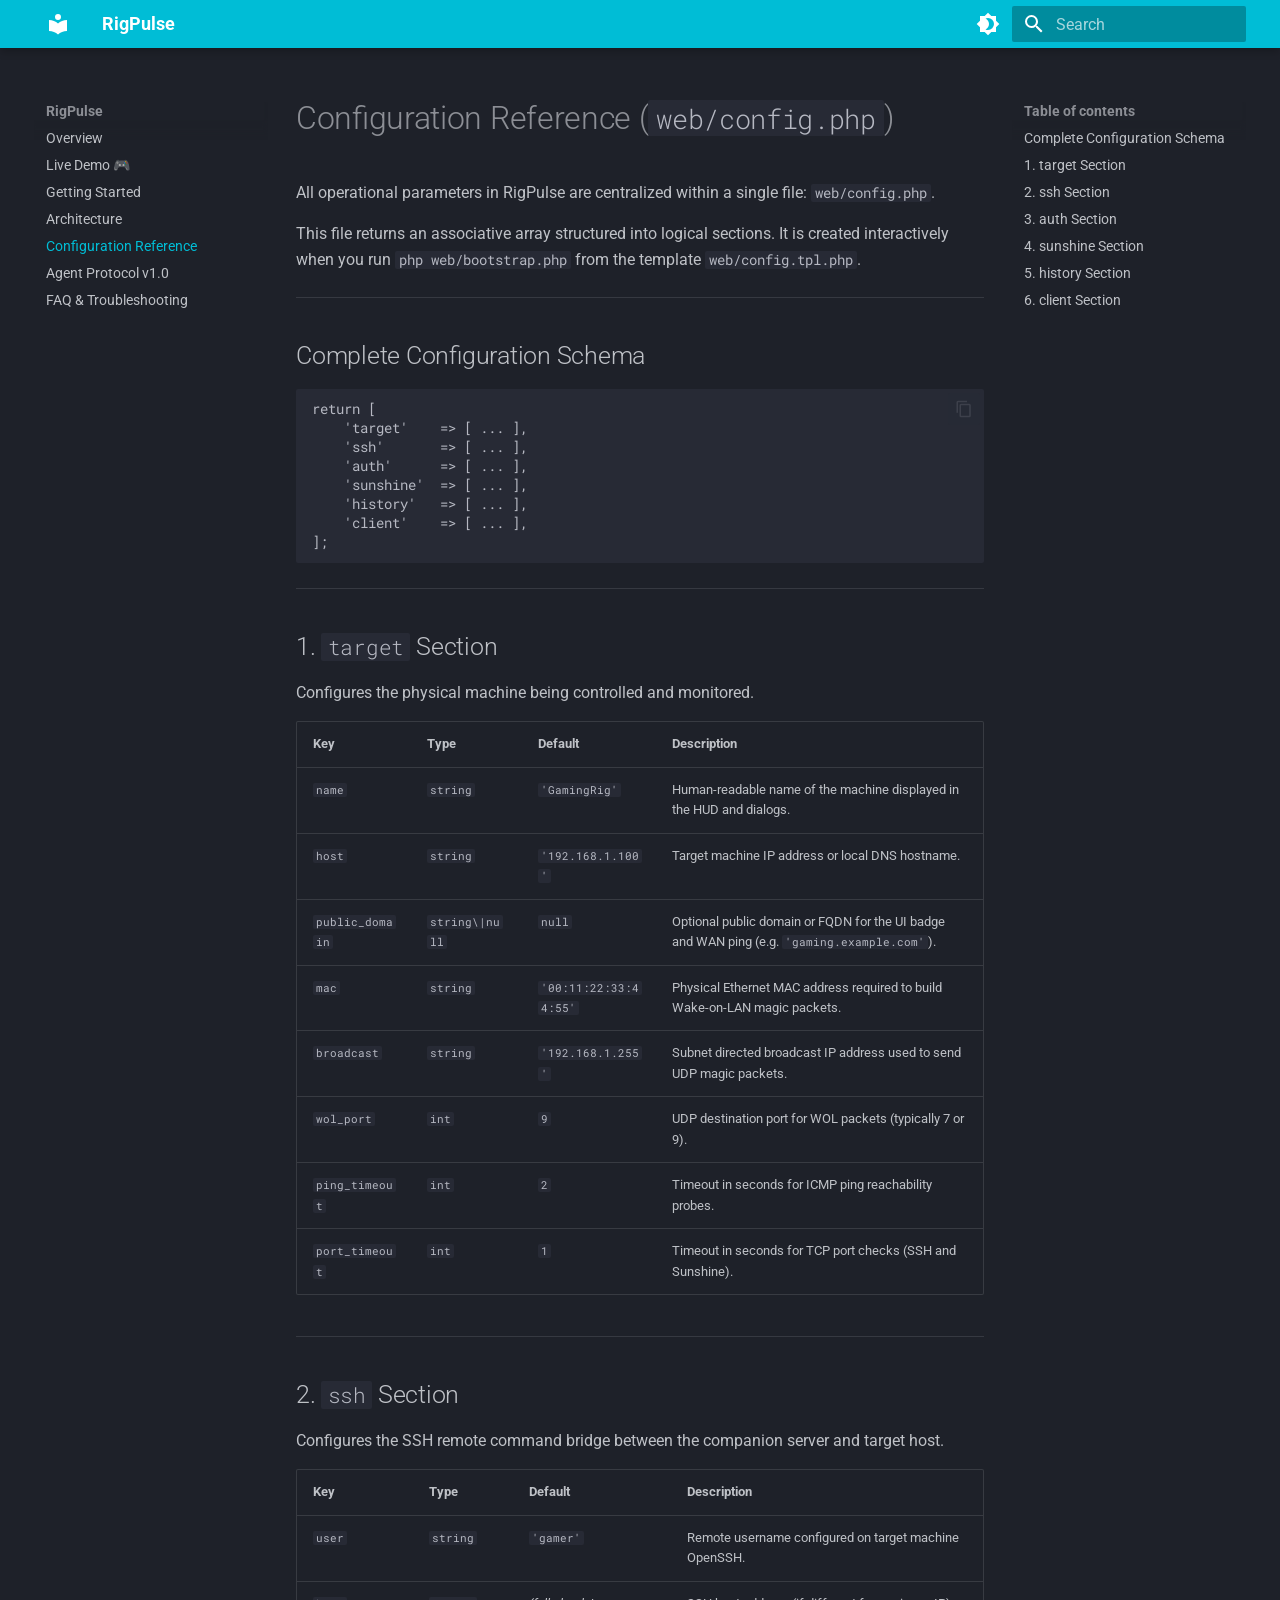
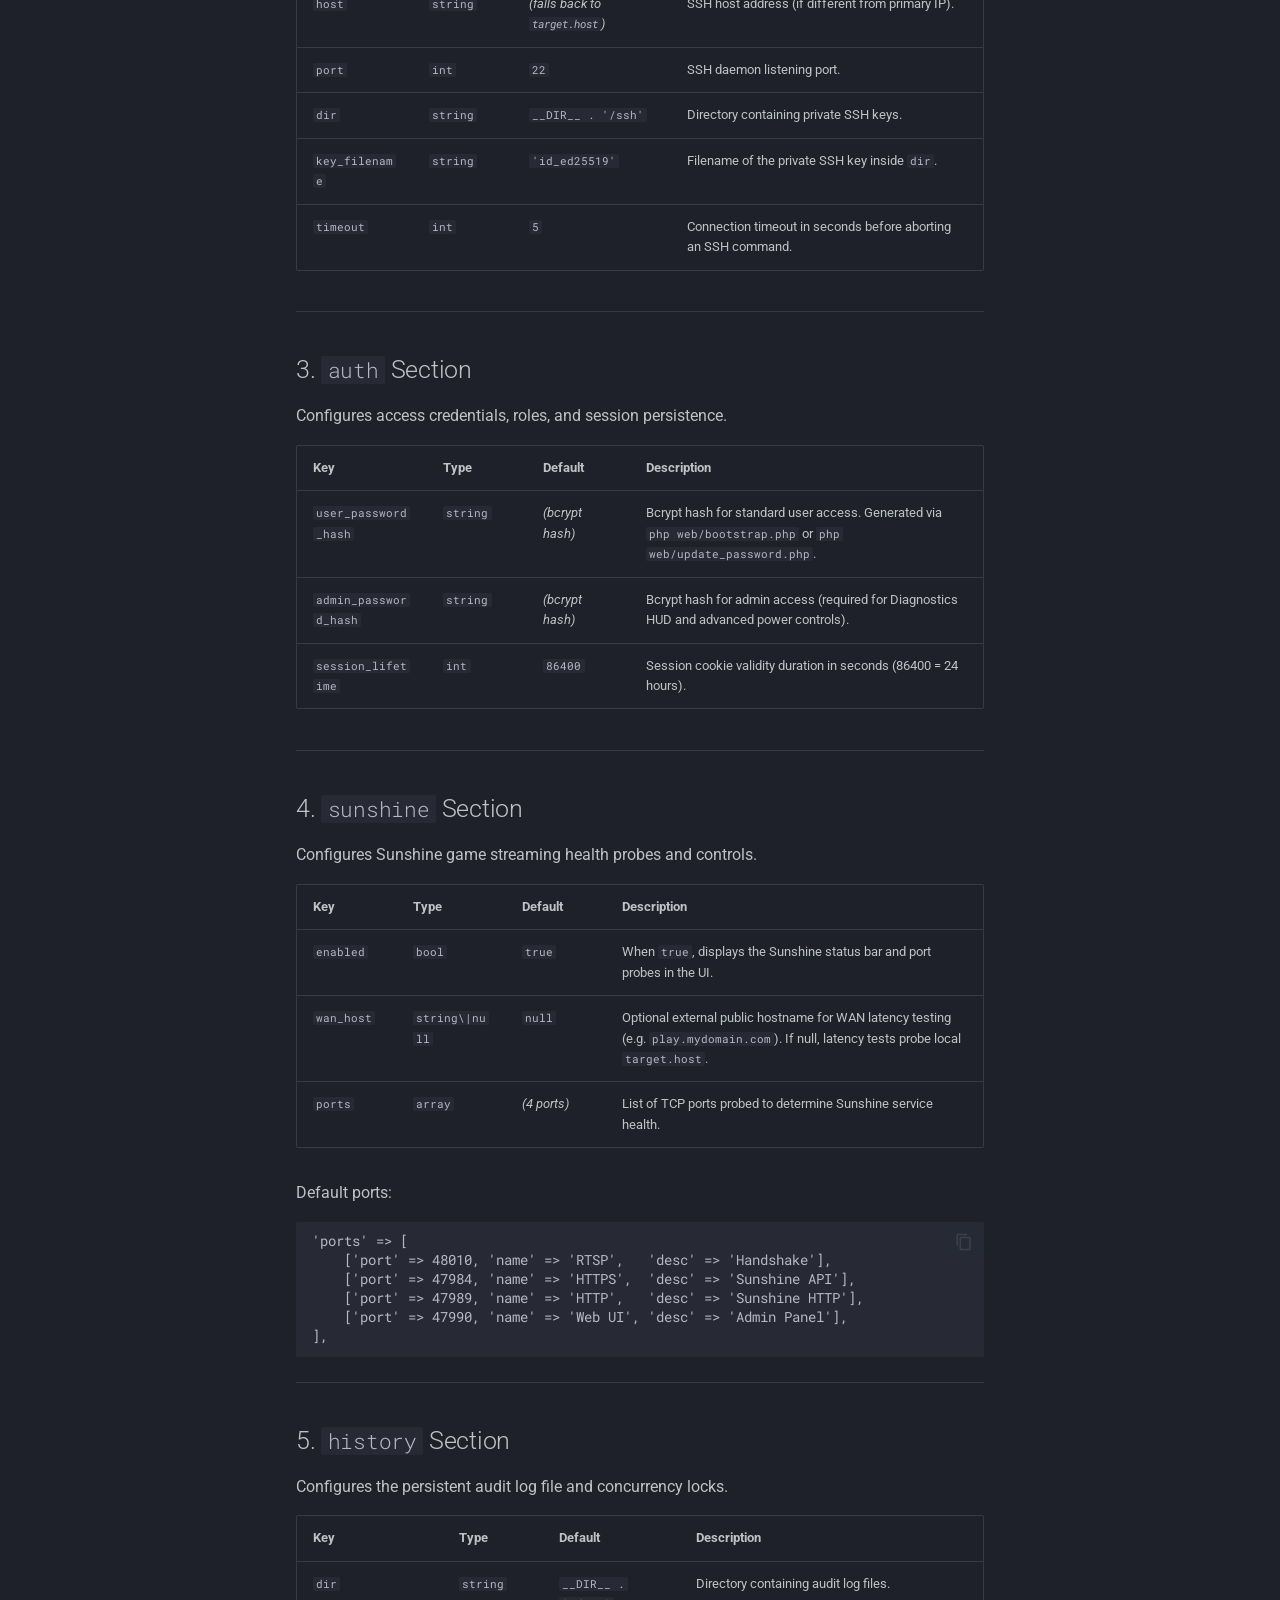
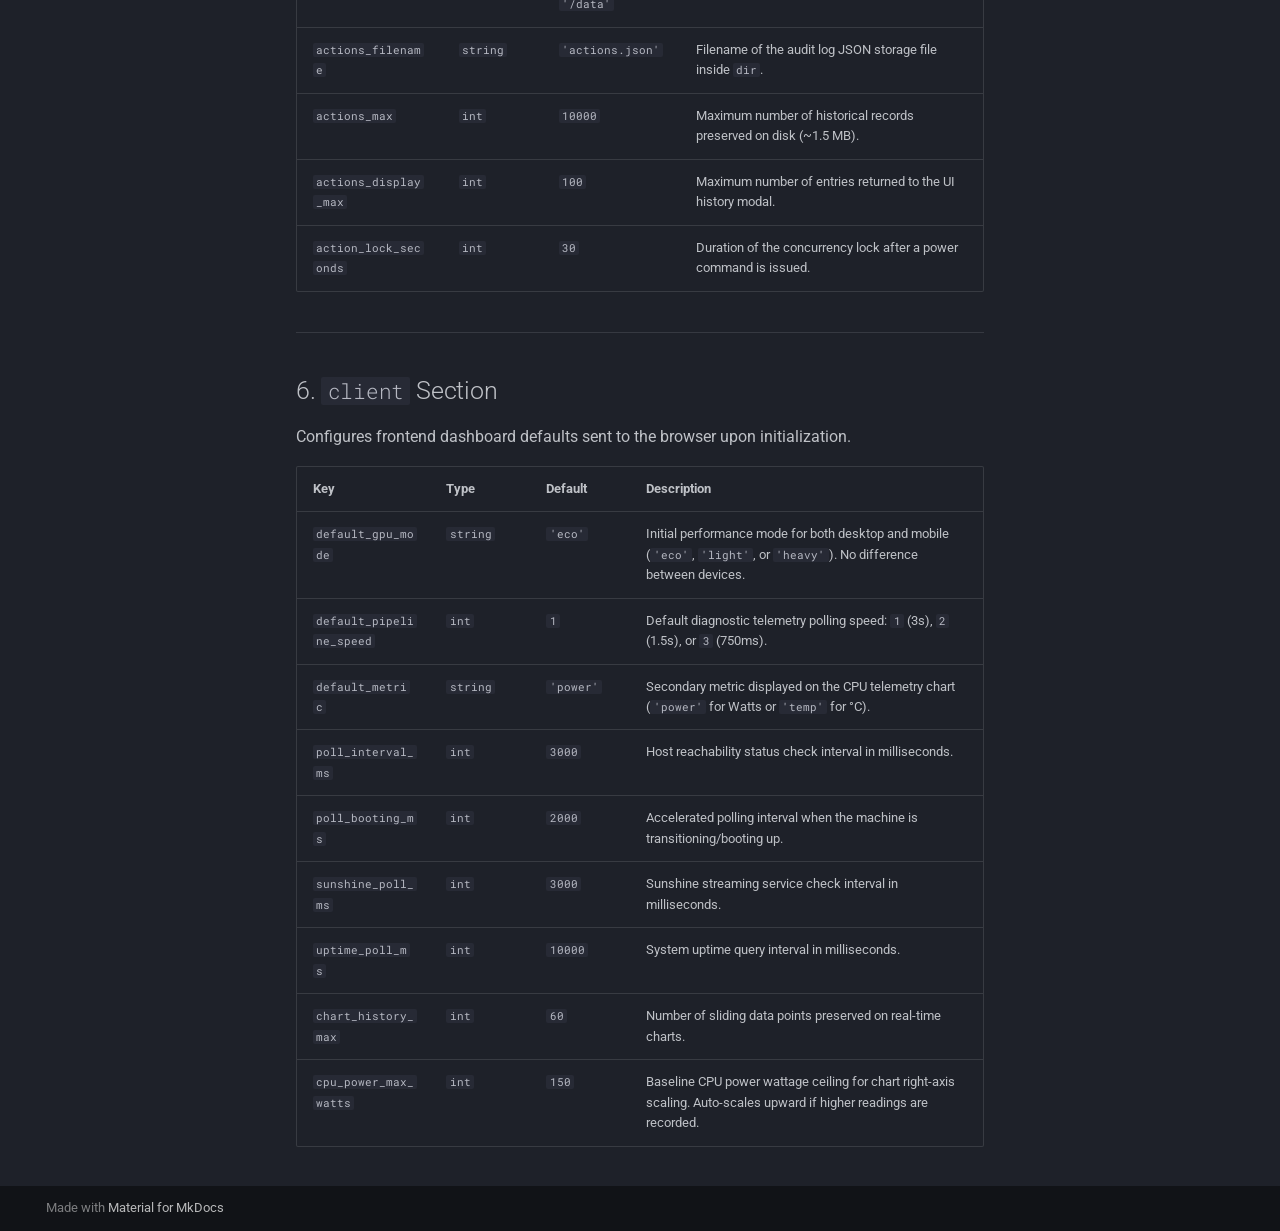
<file: configuration/index.html>
<!doctype html>
<html lang="en" class="no-js">
  <head>
    
      <meta charset="utf-8">
      <meta name="viewport" content="width=device-width,initial-scale=1">
      
        <meta name="description" content="Real-time telemetry HUD and remote power management for gaming rigs and workstations.">
      
      
        <meta name="author" content="RigPulse Contributors">
      
      
      
        <link rel="prev" href="../architecture/">
      
      
        <link rel="next" href="../agent-protocol/">
      
      
        
      
      
      <link rel="icon" href="../assets/images/favicon.png">
      <meta name="generator" content="mkdocs-1.6.1, mkdocs-material-9.7.7">
    
    
      
        <title>Configuration Reference - RigPulse</title>
      
    
    
      <link rel="stylesheet" href="../assets/stylesheets/main.ec1eaa64.min.css">
      
        
        <link rel="stylesheet" href="../assets/stylesheets/palette.ab4e12ef.min.css">
      
      


    
    
      
    
    
      
        
        
        <link rel="preconnect" href="https://fonts.gstatic.com" crossorigin>
        <link rel="stylesheet" href="https://fonts.googleapis.com/css?family=Roboto:300,300i,400,400i,700,700i%7CRoboto+Mono:400,400i,700,700i&display=fallback">
        <style>:root{--md-text-font:"Roboto";--md-code-font:"Roboto Mono"}</style>
      
    
    
    <script>__md_scope=new URL("..",location),__md_hash=e=>[...e].reduce(((e,_)=>(e<<5)-e+_.charCodeAt(0)),0),__md_get=(e,_=localStorage,t=__md_scope)=>JSON.parse(_.getItem(t.pathname+"."+e)),__md_set=(e,_,t=localStorage,a=__md_scope)=>{try{t.setItem(a.pathname+"."+e,JSON.stringify(_))}catch(e){}}</script>
    
      

    
    
  </head>
  
  
    
    
      
    
    
    
    
    <body dir="ltr" data-md-color-scheme="slate" data-md-color-primary="cyan" data-md-color-accent="deep-orange">
  
    
    <input class="md-toggle" data-md-toggle="drawer" type="checkbox" id="__drawer" autocomplete="off">
    <input class="md-toggle" data-md-toggle="search" type="checkbox" id="__search" autocomplete="off">
    <label class="md-overlay" for="__drawer"></label>
    <div data-md-component="skip">
      
        
        <a href="#configuration-reference-webconfigphp" class="md-skip">
          Skip to content
        </a>
      
    </div>
    <div data-md-component="announce">
      
    </div>
    
    
      

  

<header class="md-header md-header--shadow" data-md-component="header">
  <nav class="md-header__inner md-grid" aria-label="Header">
    <a href=".." title="RigPulse" class="md-header__button md-logo" aria-label="RigPulse" data-md-component="logo">
      
  
  <svg xmlns="http://www.w3.org/2000/svg" viewBox="0 0 24 24"><path d="M12 8a3 3 0 0 0 3-3 3 3 0 0 0-3-3 3 3 0 0 0-3 3 3 3 0 0 0 3 3m0 3.54C9.64 9.35 6.5 8 3 8v11c3.5 0 6.64 1.35 9 3.54 2.36-2.19 5.5-3.54 9-3.54V8c-3.5 0-6.64 1.35-9 3.54"/></svg>

    </a>
    <label class="md-header__button md-icon" for="__drawer">
      
      <svg xmlns="http://www.w3.org/2000/svg" viewBox="0 0 24 24"><path d="M3 6h18v2H3zm0 5h18v2H3zm0 5h18v2H3z"/></svg>
    </label>
    <div class="md-header__title" data-md-component="header-title">
      <div class="md-header__ellipsis">
        <div class="md-header__topic">
          <span class="md-ellipsis">
            RigPulse
          </span>
        </div>
        <div class="md-header__topic" data-md-component="header-topic">
          <span class="md-ellipsis">
            
              Configuration Reference
            
          </span>
        </div>
      </div>
    </div>
    
      
        <form class="md-header__option" data-md-component="palette">
  
    
    
    
    <input class="md-option" data-md-color-media="" data-md-color-scheme="slate" data-md-color-primary="cyan" data-md-color-accent="deep-orange"  aria-label="Switch to light mode"  type="radio" name="__palette" id="__palette_0">
    
      <label class="md-header__button md-icon" title="Switch to light mode" for="__palette_1" hidden>
        <svg xmlns="http://www.w3.org/2000/svg" viewBox="0 0 24 24"><path d="M12 18c-.89 0-1.74-.2-2.5-.55C11.56 16.5 13 14.42 13 12s-1.44-4.5-3.5-5.45C10.26 6.2 11.11 6 12 6a6 6 0 0 1 6 6 6 6 0 0 1-6 6m8-9.31V4h-4.69L12 .69 8.69 4H4v4.69L.69 12 4 15.31V20h4.69L12 23.31 15.31 20H20v-4.69L23.31 12z"/></svg>
      </label>
    
  
    
    
    
    <input class="md-option" data-md-color-media="" data-md-color-scheme="default" data-md-color-primary="cyan" data-md-color-accent="deep-orange"  aria-label="Switch to dark mode"  type="radio" name="__palette" id="__palette_1">
    
      <label class="md-header__button md-icon" title="Switch to dark mode" for="__palette_0" hidden>
        <svg xmlns="http://www.w3.org/2000/svg" viewBox="0 0 24 24"><path d="M12 8a4 4 0 0 0-4 4 4 4 0 0 0 4 4 4 4 0 0 0 4-4 4 4 0 0 0-4-4m0 10a6 6 0 0 1-6-6 6 6 0 0 1 6-6 6 6 0 0 1 6 6 6 6 0 0 1-6 6m8-9.31V4h-4.69L12 .69 8.69 4H4v4.69L.69 12 4 15.31V20h4.69L12 23.31 15.31 20H20v-4.69L23.31 12z"/></svg>
      </label>
    
  
</form>
      
    
    
      <script>var palette=__md_get("__palette");if(palette&&palette.color){if("(prefers-color-scheme)"===palette.color.media){var media=matchMedia("(prefers-color-scheme: light)"),input=document.querySelector(media.matches?"[data-md-color-media='(prefers-color-scheme: light)']":"[data-md-color-media='(prefers-color-scheme: dark)']");palette.color.media=input.getAttribute("data-md-color-media"),palette.color.scheme=input.getAttribute("data-md-color-scheme"),palette.color.primary=input.getAttribute("data-md-color-primary"),palette.color.accent=input.getAttribute("data-md-color-accent")}for(var[key,value]of Object.entries(palette.color))document.body.setAttribute("data-md-color-"+key,value)}</script>
    
    
    
      
      
        <label class="md-header__button md-icon" for="__search">
          
          <svg xmlns="http://www.w3.org/2000/svg" viewBox="0 0 24 24"><path d="M9.5 3A6.5 6.5 0 0 1 16 9.5c0 1.61-.59 3.09-1.56 4.23l.27.27h.79l5 5-1.5 1.5-5-5v-.79l-.27-.27A6.52 6.52 0 0 1 9.5 16 6.5 6.5 0 0 1 3 9.5 6.5 6.5 0 0 1 9.5 3m0 2C7 5 5 7 5 9.5S7 14 9.5 14 14 12 14 9.5 12 5 9.5 5"/></svg>
        </label>
        <div class="md-search" data-md-component="search" role="dialog">
  <label class="md-search__overlay" for="__search"></label>
  <div class="md-search__inner" role="search">
    <form class="md-search__form" name="search">
      <input type="text" class="md-search__input" name="query" aria-label="Search" placeholder="Search" autocapitalize="off" autocorrect="off" autocomplete="off" spellcheck="false" data-md-component="search-query" required>
      <label class="md-search__icon md-icon" for="__search">
        
        <svg xmlns="http://www.w3.org/2000/svg" viewBox="0 0 24 24"><path d="M9.5 3A6.5 6.5 0 0 1 16 9.5c0 1.61-.59 3.09-1.56 4.23l.27.27h.79l5 5-1.5 1.5-5-5v-.79l-.27-.27A6.52 6.52 0 0 1 9.5 16 6.5 6.5 0 0 1 3 9.5 6.5 6.5 0 0 1 9.5 3m0 2C7 5 5 7 5 9.5S7 14 9.5 14 14 12 14 9.5 12 5 9.5 5"/></svg>
        
        <svg xmlns="http://www.w3.org/2000/svg" viewBox="0 0 24 24"><path d="M20 11v2H8l5.5 5.5-1.42 1.42L4.16 12l7.92-7.92L13.5 5.5 8 11z"/></svg>
      </label>
      <nav class="md-search__options" aria-label="Search">
        
        <button type="reset" class="md-search__icon md-icon" title="Clear" aria-label="Clear" tabindex="-1">
          
          <svg xmlns="http://www.w3.org/2000/svg" viewBox="0 0 24 24"><path d="M19 6.41 17.59 5 12 10.59 6.41 5 5 6.41 10.59 12 5 17.59 6.41 19 12 13.41 17.59 19 19 17.59 13.41 12z"/></svg>
        </button>
      </nav>
      
    </form>
    <div class="md-search__output">
      <div class="md-search__scrollwrap" tabindex="0" data-md-scrollfix>
        <div class="md-search-result" data-md-component="search-result">
          <div class="md-search-result__meta">
            Initializing search
          </div>
          <ol class="md-search-result__list" role="presentation"></ol>
        </div>
      </div>
    </div>
  </div>
</div>
      
    
    
  </nav>
  
</header>
    
    <div class="md-container" data-md-component="container">
      
      
        
          
        
      
      <main class="md-main" data-md-component="main">
        <div class="md-main__inner md-grid">
          
            
              
              <div class="md-sidebar md-sidebar--primary" data-md-component="sidebar" data-md-type="navigation" >
                <div class="md-sidebar__scrollwrap">
                  <div class="md-sidebar__inner">
                    



<nav class="md-nav md-nav--primary" aria-label="Navigation" data-md-level="0">
  <label class="md-nav__title" for="__drawer">
    <a href=".." title="RigPulse" class="md-nav__button md-logo" aria-label="RigPulse" data-md-component="logo">
      
  
  <svg xmlns="http://www.w3.org/2000/svg" viewBox="0 0 24 24"><path d="M12 8a3 3 0 0 0 3-3 3 3 0 0 0-3-3 3 3 0 0 0-3 3 3 3 0 0 0 3 3m0 3.54C9.64 9.35 6.5 8 3 8v11c3.5 0 6.64 1.35 9 3.54 2.36-2.19 5.5-3.54 9-3.54V8c-3.5 0-6.64 1.35-9 3.54"/></svg>

    </a>
    RigPulse
  </label>
  
  <ul class="md-nav__list" data-md-scrollfix>
    
      
      
  
  
  
  
    <li class="md-nav__item">
      <a href=".." class="md-nav__link">
        
  
  
  <span class="md-ellipsis">
    
  
    Overview
  

    
  </span>
  
  

      </a>
    </li>
  

    
      
      
  
  
  
  
    <li class="md-nav__item">
      <a href="https://kouchy.github.io/rigpulse/demo/" class="md-nav__link">
        
  
  
  <span class="md-ellipsis">
    
  
    Live Demo 🎮
  

    
  </span>
  
  

      </a>
    </li>
  

    
      
      
  
  
  
  
    <li class="md-nav__item">
      <a href="../getting-started/" class="md-nav__link">
        
  
  
  <span class="md-ellipsis">
    
  
    Getting Started
  

    
  </span>
  
  

      </a>
    </li>
  

    
      
      
  
  
  
  
    <li class="md-nav__item">
      <a href="../architecture/" class="md-nav__link">
        
  
  
  <span class="md-ellipsis">
    
  
    Architecture
  

    
  </span>
  
  

      </a>
    </li>
  

    
      
      
  
  
    
  
  
  
    <li class="md-nav__item md-nav__item--active">
      
      <input class="md-nav__toggle md-toggle" type="checkbox" id="__toc">
      
      
        
      
      
        <label class="md-nav__link md-nav__link--active" for="__toc">
          
  
  
  <span class="md-ellipsis">
    
  
    Configuration Reference
  

    
  </span>
  
  

          <span class="md-nav__icon md-icon"></span>
        </label>
      
      <a href="./" class="md-nav__link md-nav__link--active">
        
  
  
  <span class="md-ellipsis">
    
  
    Configuration Reference
  

    
  </span>
  
  

      </a>
      
        

<nav class="md-nav md-nav--secondary" aria-label="Table of contents">
  
  
  
    
  
  
    <label class="md-nav__title" for="__toc">
      <span class="md-nav__icon md-icon"></span>
      Table of contents
    </label>
    <ul class="md-nav__list" data-md-component="toc" data-md-scrollfix>
      
        <li class="md-nav__item">
  <a href="#complete-configuration-schema" class="md-nav__link">
    <span class="md-ellipsis">
      
        Complete Configuration Schema
      
    </span>
  </a>
  
</li>
      
        <li class="md-nav__item">
  <a href="#1-target-section" class="md-nav__link">
    <span class="md-ellipsis">
      
        1. target Section
      
    </span>
  </a>
  
</li>
      
        <li class="md-nav__item">
  <a href="#2-ssh-section" class="md-nav__link">
    <span class="md-ellipsis">
      
        2. ssh Section
      
    </span>
  </a>
  
</li>
      
        <li class="md-nav__item">
  <a href="#3-auth-section" class="md-nav__link">
    <span class="md-ellipsis">
      
        3. auth Section
      
    </span>
  </a>
  
</li>
      
        <li class="md-nav__item">
  <a href="#4-sunshine-section" class="md-nav__link">
    <span class="md-ellipsis">
      
        4. sunshine Section
      
    </span>
  </a>
  
</li>
      
        <li class="md-nav__item">
  <a href="#5-history-section" class="md-nav__link">
    <span class="md-ellipsis">
      
        5. history Section
      
    </span>
  </a>
  
</li>
      
        <li class="md-nav__item">
  <a href="#6-client-section" class="md-nav__link">
    <span class="md-ellipsis">
      
        6. client Section
      
    </span>
  </a>
  
</li>
      
    </ul>
  
</nav>
      
    </li>
  

    
      
      
  
  
  
  
    <li class="md-nav__item">
      <a href="../agent-protocol/" class="md-nav__link">
        
  
  
  <span class="md-ellipsis">
    
  
    Agent Protocol v1.0
  

    
  </span>
  
  

      </a>
    </li>
  

    
      
      
  
  
  
  
    <li class="md-nav__item">
      <a href="../troubleshooting/" class="md-nav__link">
        
  
  
  <span class="md-ellipsis">
    
  
    FAQ & Troubleshooting
  

    
  </span>
  
  

      </a>
    </li>
  

    
  </ul>
</nav>
                  </div>
                </div>
              </div>
            
            
              
              <div class="md-sidebar md-sidebar--secondary" data-md-component="sidebar" data-md-type="toc" >
                <div class="md-sidebar__scrollwrap">
                  <div class="md-sidebar__inner">
                    

<nav class="md-nav md-nav--secondary" aria-label="Table of contents">
  
  
  
    
  
  
    <label class="md-nav__title" for="__toc">
      <span class="md-nav__icon md-icon"></span>
      Table of contents
    </label>
    <ul class="md-nav__list" data-md-component="toc" data-md-scrollfix>
      
        <li class="md-nav__item">
  <a href="#complete-configuration-schema" class="md-nav__link">
    <span class="md-ellipsis">
      
        Complete Configuration Schema
      
    </span>
  </a>
  
</li>
      
        <li class="md-nav__item">
  <a href="#1-target-section" class="md-nav__link">
    <span class="md-ellipsis">
      
        1. target Section
      
    </span>
  </a>
  
</li>
      
        <li class="md-nav__item">
  <a href="#2-ssh-section" class="md-nav__link">
    <span class="md-ellipsis">
      
        2. ssh Section
      
    </span>
  </a>
  
</li>
      
        <li class="md-nav__item">
  <a href="#3-auth-section" class="md-nav__link">
    <span class="md-ellipsis">
      
        3. auth Section
      
    </span>
  </a>
  
</li>
      
        <li class="md-nav__item">
  <a href="#4-sunshine-section" class="md-nav__link">
    <span class="md-ellipsis">
      
        4. sunshine Section
      
    </span>
  </a>
  
</li>
      
        <li class="md-nav__item">
  <a href="#5-history-section" class="md-nav__link">
    <span class="md-ellipsis">
      
        5. history Section
      
    </span>
  </a>
  
</li>
      
        <li class="md-nav__item">
  <a href="#6-client-section" class="md-nav__link">
    <span class="md-ellipsis">
      
        6. client Section
      
    </span>
  </a>
  
</li>
      
    </ul>
  
</nav>
                  </div>
                </div>
              </div>
            
          
          
            <div class="md-content" data-md-component="content">
              
              <article class="md-content__inner md-typeset">
                
                  



<h1 id="configuration-reference-webconfigphp">Configuration Reference (<code>web/config.php</code>)</h1>
<p>All operational parameters in RigPulse are centralized within a single file: <code>web/config.php</code>.</p>
<p>This file returns an associative array structured into logical sections. It is created interactively when you run <code>php web/bootstrap.php</code> from the template <code>web/config.tpl.php</code>.</p>
<hr />
<h2 id="complete-configuration-schema">Complete Configuration Schema</h2>
<div class="highlight"><pre><span></span><code><a id="__codelineno-0-1" name="__codelineno-0-1" href="#__codelineno-0-1"></a><span class="x">return [</span>
<a id="__codelineno-0-2" name="__codelineno-0-2" href="#__codelineno-0-2"></a><span class="x">    'target'    =&gt; [ ... ],</span>
<a id="__codelineno-0-3" name="__codelineno-0-3" href="#__codelineno-0-3"></a><span class="x">    'ssh'       =&gt; [ ... ],</span>
<a id="__codelineno-0-4" name="__codelineno-0-4" href="#__codelineno-0-4"></a><span class="x">    'auth'      =&gt; [ ... ],</span>
<a id="__codelineno-0-5" name="__codelineno-0-5" href="#__codelineno-0-5"></a><span class="x">    'sunshine'  =&gt; [ ... ],</span>
<a id="__codelineno-0-6" name="__codelineno-0-6" href="#__codelineno-0-6"></a><span class="x">    'history'   =&gt; [ ... ],</span>
<a id="__codelineno-0-7" name="__codelineno-0-7" href="#__codelineno-0-7"></a><span class="x">    'client'    =&gt; [ ... ],</span>
<a id="__codelineno-0-8" name="__codelineno-0-8" href="#__codelineno-0-8"></a><span class="x">];</span>
</code></pre></div>
<hr />
<h2 id="1-target-section">1. <code>target</code> Section</h2>
<p>Configures the physical machine being controlled and monitored.</p>
<table>
<thead>
<tr>
<th style="text-align: left;">Key</th>
<th style="text-align: left;">Type</th>
<th style="text-align: left;">Default</th>
<th style="text-align: left;">Description</th>
</tr>
</thead>
<tbody>
<tr>
<td style="text-align: left;"><code>name</code></td>
<td style="text-align: left;"><code>string</code></td>
<td style="text-align: left;"><code>'GamingRig'</code></td>
<td style="text-align: left;">Human-readable name of the machine displayed in the HUD and dialogs.</td>
</tr>
<tr>
<td style="text-align: left;"><code>host</code></td>
<td style="text-align: left;"><code>string</code></td>
<td style="text-align: left;"><code>'192.168.1.100'</code></td>
<td style="text-align: left;">Target machine IP address or local DNS hostname.</td>
</tr>
<tr>
<td style="text-align: left;"><code>public_domain</code></td>
<td style="text-align: left;"><code>string\|null</code></td>
<td style="text-align: left;"><code>null</code></td>
<td style="text-align: left;">Optional public domain or FQDN for the UI badge and WAN ping (e.g. <code>'gaming.example.com'</code>).</td>
</tr>
<tr>
<td style="text-align: left;"><code>mac</code></td>
<td style="text-align: left;"><code>string</code></td>
<td style="text-align: left;"><code>'00:11:22:33:44:55'</code></td>
<td style="text-align: left;">Physical Ethernet MAC address required to build Wake-on-LAN magic packets.</td>
</tr>
<tr>
<td style="text-align: left;"><code>broadcast</code></td>
<td style="text-align: left;"><code>string</code></td>
<td style="text-align: left;"><code>'192.168.1.255'</code></td>
<td style="text-align: left;">Subnet directed broadcast IP address used to send UDP magic packets.</td>
</tr>
<tr>
<td style="text-align: left;"><code>wol_port</code></td>
<td style="text-align: left;"><code>int</code></td>
<td style="text-align: left;"><code>9</code></td>
<td style="text-align: left;">UDP destination port for WOL packets (typically 7 or 9).</td>
</tr>
<tr>
<td style="text-align: left;"><code>ping_timeout</code></td>
<td style="text-align: left;"><code>int</code></td>
<td style="text-align: left;"><code>2</code></td>
<td style="text-align: left;">Timeout in seconds for ICMP ping reachability probes.</td>
</tr>
<tr>
<td style="text-align: left;"><code>port_timeout</code></td>
<td style="text-align: left;"><code>int</code></td>
<td style="text-align: left;"><code>1</code></td>
<td style="text-align: left;">Timeout in seconds for TCP port checks (SSH and Sunshine).</td>
</tr>
</tbody>
</table>
<hr />
<h2 id="2-ssh-section">2. <code>ssh</code> Section</h2>
<p>Configures the SSH remote command bridge between the companion server and target host.</p>
<table>
<thead>
<tr>
<th style="text-align: left;">Key</th>
<th style="text-align: left;">Type</th>
<th style="text-align: left;">Default</th>
<th style="text-align: left;">Description</th>
</tr>
</thead>
<tbody>
<tr>
<td style="text-align: left;"><code>user</code></td>
<td style="text-align: left;"><code>string</code></td>
<td style="text-align: left;"><code>'gamer'</code></td>
<td style="text-align: left;">Remote username configured on target machine OpenSSH.</td>
</tr>
<tr>
<td style="text-align: left;"><code>host</code></td>
<td style="text-align: left;"><code>string</code></td>
<td style="text-align: left;"><em>(falls back to <code>target.host</code>)</em></td>
<td style="text-align: left;">SSH host address (if different from primary IP).</td>
</tr>
<tr>
<td style="text-align: left;"><code>port</code></td>
<td style="text-align: left;"><code>int</code></td>
<td style="text-align: left;"><code>22</code></td>
<td style="text-align: left;">SSH daemon listening port.</td>
</tr>
<tr>
<td style="text-align: left;"><code>dir</code></td>
<td style="text-align: left;"><code>string</code></td>
<td style="text-align: left;"><code>__DIR__ . '/ssh'</code></td>
<td style="text-align: left;">Directory containing private SSH keys.</td>
</tr>
<tr>
<td style="text-align: left;"><code>key_filename</code></td>
<td style="text-align: left;"><code>string</code></td>
<td style="text-align: left;"><code>'id_ed25519'</code></td>
<td style="text-align: left;">Filename of the private SSH key inside <code>dir</code>.</td>
</tr>
<tr>
<td style="text-align: left;"><code>timeout</code></td>
<td style="text-align: left;"><code>int</code></td>
<td style="text-align: left;"><code>5</code></td>
<td style="text-align: left;">Connection timeout in seconds before aborting an SSH command.</td>
</tr>
</tbody>
</table>
<hr />
<h2 id="3-auth-section">3. <code>auth</code> Section</h2>
<p>Configures access credentials, roles, and session persistence.</p>
<table>
<thead>
<tr>
<th style="text-align: left;">Key</th>
<th style="text-align: left;">Type</th>
<th style="text-align: left;">Default</th>
<th style="text-align: left;">Description</th>
</tr>
</thead>
<tbody>
<tr>
<td style="text-align: left;"><code>user_password_hash</code></td>
<td style="text-align: left;"><code>string</code></td>
<td style="text-align: left;"><em>(bcrypt hash)</em></td>
<td style="text-align: left;">Bcrypt hash for standard user access. Generated via <code>php web/bootstrap.php</code> or <code>php web/update_password.php</code>.</td>
</tr>
<tr>
<td style="text-align: left;"><code>admin_password_hash</code></td>
<td style="text-align: left;"><code>string</code></td>
<td style="text-align: left;"><em>(bcrypt hash)</em></td>
<td style="text-align: left;">Bcrypt hash for admin access (required for Diagnostics HUD and advanced power controls).</td>
</tr>
<tr>
<td style="text-align: left;"><code>session_lifetime</code></td>
<td style="text-align: left;"><code>int</code></td>
<td style="text-align: left;"><code>86400</code></td>
<td style="text-align: left;">Session cookie validity duration in seconds (86400 = 24 hours).</td>
</tr>
</tbody>
</table>
<hr />
<h2 id="4-sunshine-section">4. <code>sunshine</code> Section</h2>
<p>Configures Sunshine game streaming health probes and controls.</p>
<table>
<thead>
<tr>
<th style="text-align: left;">Key</th>
<th style="text-align: left;">Type</th>
<th style="text-align: left;">Default</th>
<th style="text-align: left;">Description</th>
</tr>
</thead>
<tbody>
<tr>
<td style="text-align: left;"><code>enabled</code></td>
<td style="text-align: left;"><code>bool</code></td>
<td style="text-align: left;"><code>true</code></td>
<td style="text-align: left;">When <code>true</code>, displays the Sunshine status bar and port probes in the UI.</td>
</tr>
<tr>
<td style="text-align: left;"><code>wan_host</code></td>
<td style="text-align: left;"><code>string\|null</code></td>
<td style="text-align: left;"><code>null</code></td>
<td style="text-align: left;">Optional external public hostname for WAN latency testing (e.g. <code>play.mydomain.com</code>). If null, latency tests probe local <code>target.host</code>.</td>
</tr>
<tr>
<td style="text-align: left;"><code>ports</code></td>
<td style="text-align: left;"><code>array</code></td>
<td style="text-align: left;"><em>(4 ports)</em></td>
<td style="text-align: left;">List of TCP ports probed to determine Sunshine service health.</td>
</tr>
</tbody>
</table>
<p>Default ports:
<div class="highlight"><pre><span></span><code><a id="__codelineno-1-1" name="__codelineno-1-1" href="#__codelineno-1-1"></a><span class="x">'ports' =&gt; [</span>
<a id="__codelineno-1-2" name="__codelineno-1-2" href="#__codelineno-1-2"></a><span class="x">    ['port' =&gt; 48010, 'name' =&gt; 'RTSP',   'desc' =&gt; 'Handshake'],</span>
<a id="__codelineno-1-3" name="__codelineno-1-3" href="#__codelineno-1-3"></a><span class="x">    ['port' =&gt; 47984, 'name' =&gt; 'HTTPS',  'desc' =&gt; 'Sunshine API'],</span>
<a id="__codelineno-1-4" name="__codelineno-1-4" href="#__codelineno-1-4"></a><span class="x">    ['port' =&gt; 47989, 'name' =&gt; 'HTTP',   'desc' =&gt; 'Sunshine HTTP'],</span>
<a id="__codelineno-1-5" name="__codelineno-1-5" href="#__codelineno-1-5"></a><span class="x">    ['port' =&gt; 47990, 'name' =&gt; 'Web UI', 'desc' =&gt; 'Admin Panel'],</span>
<a id="__codelineno-1-6" name="__codelineno-1-6" href="#__codelineno-1-6"></a><span class="x">],</span>
</code></pre></div></p>
<hr />
<h2 id="5-history-section">5. <code>history</code> Section</h2>
<p>Configures the persistent audit log file and concurrency locks.</p>
<table>
<thead>
<tr>
<th style="text-align: left;">Key</th>
<th style="text-align: left;">Type</th>
<th style="text-align: left;">Default</th>
<th style="text-align: left;">Description</th>
</tr>
</thead>
<tbody>
<tr>
<td style="text-align: left;"><code>dir</code></td>
<td style="text-align: left;"><code>string</code></td>
<td style="text-align: left;"><code>__DIR__ . '/data'</code></td>
<td style="text-align: left;">Directory containing audit log files.</td>
</tr>
<tr>
<td style="text-align: left;"><code>actions_filename</code></td>
<td style="text-align: left;"><code>string</code></td>
<td style="text-align: left;"><code>'actions.json'</code></td>
<td style="text-align: left;">Filename of the audit log JSON storage file inside <code>dir</code>.</td>
</tr>
<tr>
<td style="text-align: left;"><code>actions_max</code></td>
<td style="text-align: left;"><code>int</code></td>
<td style="text-align: left;"><code>10000</code></td>
<td style="text-align: left;">Maximum number of historical records preserved on disk (~1.5 MB).</td>
</tr>
<tr>
<td style="text-align: left;"><code>actions_display_max</code></td>
<td style="text-align: left;"><code>int</code></td>
<td style="text-align: left;"><code>100</code></td>
<td style="text-align: left;">Maximum number of entries returned to the UI history modal.</td>
</tr>
<tr>
<td style="text-align: left;"><code>action_lock_seconds</code></td>
<td style="text-align: left;"><code>int</code></td>
<td style="text-align: left;"><code>30</code></td>
<td style="text-align: left;">Duration of the concurrency lock after a power command is issued.</td>
</tr>
</tbody>
</table>
<hr />
<h2 id="6-client-section">6. <code>client</code> Section</h2>
<p>Configures frontend dashboard defaults sent to the browser upon initialization.</p>
<table>
<thead>
<tr>
<th style="text-align: left;">Key</th>
<th style="text-align: left;">Type</th>
<th style="text-align: left;">Default</th>
<th style="text-align: left;">Description</th>
</tr>
</thead>
<tbody>
<tr>
<td style="text-align: left;"><code>default_gpu_mode</code></td>
<td style="text-align: left;"><code>string</code></td>
<td style="text-align: left;"><code>'eco'</code></td>
<td style="text-align: left;">Initial performance mode for both desktop and mobile (<code>'eco'</code>, <code>'light'</code>, or <code>'heavy'</code>). No difference between devices.</td>
</tr>
<tr>
<td style="text-align: left;"><code>default_pipeline_speed</code></td>
<td style="text-align: left;"><code>int</code></td>
<td style="text-align: left;"><code>1</code></td>
<td style="text-align: left;">Default diagnostic telemetry polling speed: <code>1</code> (3s), <code>2</code> (1.5s), or <code>3</code> (750ms).</td>
</tr>
<tr>
<td style="text-align: left;"><code>default_metric</code></td>
<td style="text-align: left;"><code>string</code></td>
<td style="text-align: left;"><code>'power'</code></td>
<td style="text-align: left;">Secondary metric displayed on the CPU telemetry chart (<code>'power'</code> for Watts or <code>'temp'</code> for °C).</td>
</tr>
<tr>
<td style="text-align: left;"><code>poll_interval_ms</code></td>
<td style="text-align: left;"><code>int</code></td>
<td style="text-align: left;"><code>3000</code></td>
<td style="text-align: left;">Host reachability status check interval in milliseconds.</td>
</tr>
<tr>
<td style="text-align: left;"><code>poll_booting_ms</code></td>
<td style="text-align: left;"><code>int</code></td>
<td style="text-align: left;"><code>2000</code></td>
<td style="text-align: left;">Accelerated polling interval when the machine is transitioning/booting up.</td>
</tr>
<tr>
<td style="text-align: left;"><code>sunshine_poll_ms</code></td>
<td style="text-align: left;"><code>int</code></td>
<td style="text-align: left;"><code>3000</code></td>
<td style="text-align: left;">Sunshine streaming service check interval in milliseconds.</td>
</tr>
<tr>
<td style="text-align: left;"><code>uptime_poll_ms</code></td>
<td style="text-align: left;"><code>int</code></td>
<td style="text-align: left;"><code>10000</code></td>
<td style="text-align: left;">System uptime query interval in milliseconds.</td>
</tr>
<tr>
<td style="text-align: left;"><code>chart_history_max</code></td>
<td style="text-align: left;"><code>int</code></td>
<td style="text-align: left;"><code>60</code></td>
<td style="text-align: left;">Number of sliding data points preserved on real-time charts.</td>
</tr>
<tr>
<td style="text-align: left;"><code>cpu_power_max_watts</code></td>
<td style="text-align: left;"><code>int</code></td>
<td style="text-align: left;"><code>150</code></td>
<td style="text-align: left;">Baseline CPU power wattage ceiling for chart right-axis scaling. Auto-scales upward if higher readings are recorded.</td>
</tr>
</tbody>
</table>












                
              </article>
            </div>
          
          
<script>var target=document.getElementById(location.hash.slice(1));target&&target.name&&(target.checked=target.name.startsWith("__tabbed_"))</script>
        </div>
        
      </main>
      
        <footer class="md-footer">
  
  <div class="md-footer-meta md-typeset">
    <div class="md-footer-meta__inner md-grid">
      <div class="md-copyright">
  
  
    Made with
    <a href="https://squidfunk.github.io/mkdocs-material/" target="_blank" rel="noopener">
      Material for MkDocs
    </a>
  
</div>
      
    </div>
  </div>
</footer>
      
    </div>
    <div class="md-dialog" data-md-component="dialog">
      <div class="md-dialog__inner md-typeset"></div>
    </div>
    
    
    
      
      
      <script id="__config" type="application/json">{"annotate": null, "base": "..", "features": ["navigation.instant", "navigation.tracking", "navigation.sections", "navigation.expand", "content.code.copy", "content.code.annotate"], "search": "../assets/javascripts/workers/search.2c215733.min.js", "tags": null, "translations": {"clipboard.copied": "Copied to clipboard", "clipboard.copy": "Copy to clipboard", "search.result.more.one": "1 more on this page", "search.result.more.other": "# more on this page", "search.result.none": "No matching documents", "search.result.one": "1 matching document", "search.result.other": "# matching documents", "search.result.placeholder": "Type to start searching", "search.result.term.missing": "Missing", "select.version": "Select version"}, "version": null}</script>
    
    
      <script src="../assets/javascripts/bundle.d7400e89.min.js"></script>
      
    
  </body>
</html>
</file>
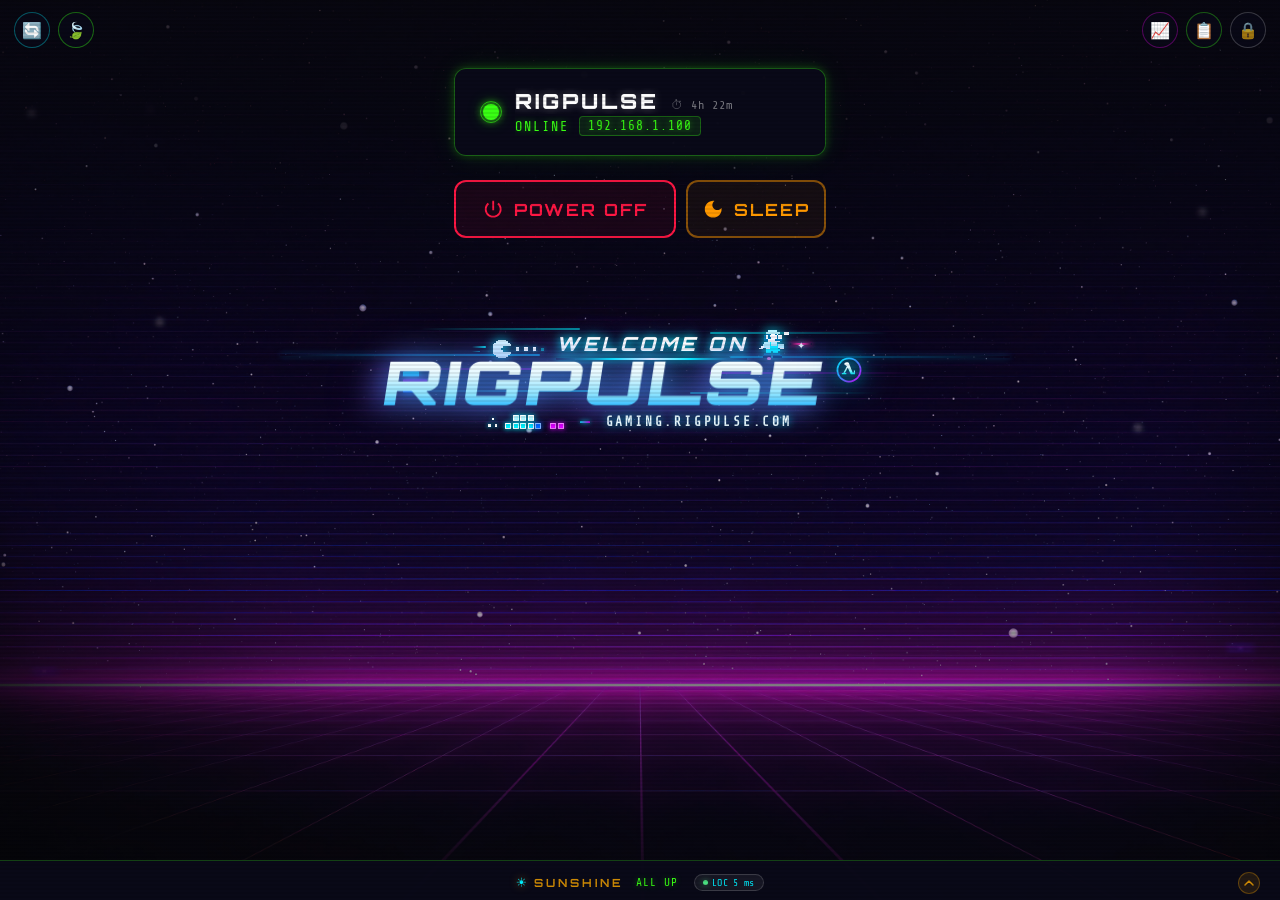
<file: demo/index.html>
<!DOCTYPE html>
<html lang="en">

<head>
    <meta charset="UTF-8">
    <meta name="viewport" content="width=device-width, initial-scale=1.0">
    <title>RigPulse — Remote Host Telemetry & Power Management</title>
    <meta name="description" content="RigPulse: Real-time telemetry HUD and remote power management dashboard for gaming rigs and workstations">
    <link rel="icon" type="image/jpeg" href="assets/favicon.jpg">
    <link rel="apple-touch-icon" href="assets/favicon.jpg">
    <link rel="preconnect" href="https://fonts.googleapis.com">
    <link rel="preconnect" href="https://fonts.gstatic.com" crossorigin>
    <link href="https://fonts.googleapis.com/css2?family=Orbitron:wght@400;700;900&family=Share+Tech+Mono&display=swap"
        rel="stylesheet">
    <link rel="stylesheet" id="theme-stylesheet" href="style.css?v=31">
</head>

<body>
    <!-- ═══ Cyberpunk HUD Initial Loader ═══════════════════════════ -->
    <div class="cyber-loader-overlay" id="cyber-loader">
        <div class="cyber-loader-content">
            <div class="cyber-spinner">
                <div class="spinner-ring ring-outer"></div>
                <div class="spinner-ring ring-inner"></div>
                <div class="spinner-core"></div>
            </div>
            <div class="cyber-loader-title">INITIALIZING HUD…</div>
            <div class="cyber-loader-status" id="cyber-loader-status">ESTABLISHING LINK</div>
        </div>
    </div>

    <div class="scanlines"></div>

    <!-- ═══ Lock Screen ═══════════════════════════════════════════ -->
    <div class="lock-screen" id="lock-screen" style="display: none;">
        <div class="lock-card">
            <div class="lock-icon">🔒</div>
            <h1 class="lock-title" id="lock-title">&nbsp;</h1>
            <p class="lock-subtitle">Enter password to continue</p>
            <form class="lock-form" id="lock-form" autocomplete="off">
                <div class="lock-input-wrap">
                    <input type="password" id="lock-password" class="lock-input" placeholder="••••••••"
                        autocomplete="off" spellcheck="false" required>
                    <button type="submit" class="lock-submit" id="lock-submit">
                        <span class="lock-submit-text">AUTHENTICATE</span>
                    </button>
                </div>
                <div class="lock-error" id="lock-error"></div>
            </form>
        </div>
    </div>

    <!-- ═══ Main UI (hidden until authenticated) ══════════════════ -->
    <main class="container" id="main-container" style="display: none;">
        <!-- Status indicator -->
        <div class="status-panel" id="status-panel">
            <div class="status-dot" id="status-dot"></div>
            <div class="status-text">
                <div class="status-header-row">
                    <span class="status-label" id="target-name-label">RIGPULSE</span>
                    <span class="status-uptime" id="status-uptime" style="display: none;"></span>
                </div>
                <div class="status-details">
                    <span class="status-value" id="status-value">SCANNING…</span>
                    <span class="status-ip" id="status-ip" style="display: none;"></span>
                </div>
            </div>
        </div>

        <!-- Power button area: POWER ON (single) or POWER OFF + SLEEP (side by side) -->
        <div class="power-area" id="power-area">
            <button class="wol-btn" id="power-btn" disabled>
                <svg class="wol-btn-icon" viewBox="0 0 24 24" xmlns="http://www.w3.org/2000/svg">
                    <path
                        d="M13 3h-2v10h2V3zm4.83 2.17l-1.42 1.42C17.99 7.86 19 9.81 19 12c0 3.87-3.13 7-7 7s-7-3.13-7-7c0-2.19 1.01-4.14 2.58-5.42L6.17 5.17C4.23 6.82 3 9.26 3 12c0 4.97 4.03 9 9 9s9-4.03 9-9c0-2.74-1.23-5.18-3.17-6.83z" />
                </svg>
                <span class="wol-btn-text">POWER ON</span>
            </button>
            <!-- Sleep button (S3) — shown only when machine is ON + SSH ready -->
            <button class="wol-btn sleep-btn" id="sleep-btn" style="display: none;">
                <svg class="wol-btn-icon" viewBox="0 0 24 24" xmlns="http://www.w3.org/2000/svg">
                    <path
                        d="M12 3c-4.97 0-9 4.03-9 9s4.03 9 9 9 9-4.03 9-9c0-.46-.04-.92-.1-1.36-.98 1.37-2.58 2.26-4.4 2.26-2.98 0-5.4-2.42-5.4-5.4 0-1.81.89-3.42 2.26-4.4-.44-.06-.9-.1-1.36-.1z" />
                </svg>
                <span class="wol-btn-text">SLEEP</span>
            </button>
        </div>

        <!-- Stable Feedback & Notice Slot (fixed height to prevent pushing hero badge) -->
        <div class="notice-slot" id="notice-slot">
            <!-- SSH not ready notice (shown when UP but SSH not available yet) -->
            <div class="ssh-notice" id="ssh-notice" style="display: none;">
                <span class="ssh-notice-dot"></span>
                <span id="ssh-notice-text">SSH server starting…</span>
            </div>

            <!-- Feedback message -->
            <div class="message" id="message"></div>
        </div>

        <!-- ═══ Dynamic Synthwave Hero Brand Badge ═════════════════════ -->
        <div class="hero-badge offline off" id="hero-badge" aria-label="Host System Identity Badge">
            <!-- Background Hyper-Speed Laser Streaks -->
            <div class="hero-speedlines" id="hero-speedlines" aria-hidden="true">
                <span class="speedline s-left l1"></span>
                <span class="speedline s-left l2"></span>
                <span class="speedline s-left l3"></span>
                <span class="speedline s-left l4"></span>
                <span class="speedline s-right r1"></span>
                <span class="speedline s-right r2"></span>
                <span class="speedline s-right r3"></span>
                <span class="speedline s-right r4"></span>
            </div>

            <!-- Top kicker: 8-Bit Pixel Pac-Man, WELCOME ON, and 8-Bit Mario -->
            <div class="hero-kicker">
                <!-- Authentic 8-Bit Square-Pixel Pac-Man with Speed Trail & Pellets -->
                <div class="hero-pacman-wrap" id="hero-pacman-wrap" title="Pac-Man">
                    <div class="pacman-speed-trail" aria-hidden="true">
                        <span class="pst-line pl1"></span>
                        <span class="pst-line pl2"></span>
                    </div>
                    <div class="hero-pacman-pixel">
                        <svg class="pac-svg" viewBox="0 0 14 14" width="18" height="18" shape-rendering="crispEdges">
                            <!-- Open mouth frame -->
                            <path class="pac-frame-open" fill="#d8f8ff" d="M4 0h6v1H4zM2 1h10v1H2zM1 2h12v1H1zM0 3h14v1H0zM0 4h14v1H0zM0 5h8v1H0zM0 6h6v1H0zM0 7h6v1H0zM0 8h8v1H0zM0 9h14v1H0zM0 10h14v1H0zM1 11h12v1H1zM2 12h10v1H2zM4 13h6v1H4z" />
                            <!-- Closed mouth frame -->
                            <path class="pac-frame-closed" fill="#d8f8ff" d="M4 0h6v1H4zM2 1h10v1H2zM1 2h12v1H1zM0 3h14v1H0zM0 4h14v1H0zM0 5h14v1H0zM0 6h14v1H0zM0 7h14v1H0zM0 8h14v1H0zM0 9h14v1H0zM0 10h14v1H0zM1 11h12v1H1zM2 12h10v1H2zM4 13h6v1H4z" />
                        </svg>
                    </div>
                    <div class="pac-dots" id="hero-pac-dots" aria-hidden="true">
                        <span class="pac-dot pd1"></span>
                        <span class="pac-dot pd2"></span>
                        <span class="pac-dot pd3"></span>
                        <span class="pac-ghost-dot pg1"></span>
                    </div>
                    <div class="hero-pac-sleep-zzz" id="hero-pac-sleep-zzz" aria-hidden="true">
                        <span class="zzz-letter zp1">z</span>
                        <span class="zzz-letter zp2">z</span>
                    </div>
                </div>

                <!-- WELCOME ON (Pure Typography with Laser Underline, NO Box) -->
                <div class="hero-kicker-title">
                    <span class="hero-kicker-text">WELCOME ON</span>
                    <div class="hero-kicker-line" aria-hidden="true"></div>
                </div>

                <!-- Mario running/jumping in glowing cyan/ice-blue with 4-point star -->
                <div class="hero-mario-wrap" title="Mario">
                    <div class="hero-mario-sprite" id="hero-mario-sprite" data-pose="run">
                        <!-- Monochrome cyan/ice-blue pixel Mario with animated legs -->
                        <svg class="mario-svg" viewBox="0 0 17 16" width="30" height="28" shape-rendering="crispEdges">
                            <!-- Upper Body (Head, Cap, Face, Torso, Overalls Top) -->
                            <rect fill="#b8f5ff" x="5" y="0" width="5" height="1"/>
                            <rect fill="#b8f5ff" x="4" y="1" width="8" height="1"/>
                            <rect fill="#ffffff" x="14" y="1" width="3" height="1"/>
                            <rect fill="#0077aa" x="4" y="2" width="3" height="1"/>
                            <rect fill="#ffffff" x="7" y="2" width="2" height="1"/>
                            <rect fill="#0077aa" x="9" y="2" width="1" height="1"/>
                            <rect fill="#ffffff" x="10" y="2" width="1" height="1"/>
                            <rect fill="#ffffff" x="14" y="2" width="3" height="1"/>
                            <rect fill="#0077aa" x="3" y="3" width="1" height="1"/>
                            <rect fill="#ffffff" x="4" y="3" width="1" height="1"/>
                            <rect fill="#0077aa" x="5" y="3" width="1" height="1"/>
                            <rect fill="#ffffff" x="6" y="3" width="4" height="1"/>
                            <rect fill="#0077aa" x="10" y="3" width="1" height="1"/>
                            <rect fill="#ffffff" x="11" y="3" width="2" height="1"/>
                            <rect fill="#0077aa" x="3" y="4" width="1" height="1"/>
                            <rect fill="#ffffff" x="4" y="4" width="1" height="1"/>
                            <rect fill="#0077aa" x="5" y="4" width="2" height="1"/>
                            <rect fill="#ffffff" x="7" y="4" width="3" height="1"/>
                            <rect fill="#0077aa" x="10" y="4" width="1" height="1"/>
                            <rect fill="#ffffff" x="11" y="4" width="2" height="1"/>
                            <rect fill="#0077aa" x="3" y="5" width="2" height="1"/>
                            <rect fill="#ffffff" x="5" y="5" width="4" height="1"/>
                            <rect fill="#0077aa" x="9" y="5" width="4" height="1"/>
                            <rect fill="#ffffff" x="5" y="6" width="7" height="1"/>
                            <rect fill="#b8f5ff" x="3" y="7" width="3" height="1"/>
                            <rect fill="#00f0ff" x="6" y="7" width="1" height="1"/>
                            <rect fill="#b8f5ff" x="7" y="7" width="3" height="1"/>
                            <rect fill="#b8f5ff" x="2" y="8" width="4" height="1"/>
                            <rect fill="#00f0ff" x="6" y="8" width="1" height="1"/>
                            <rect fill="#b8f5ff" x="7" y="8" width="3" height="1"/>
                            <rect fill="#00f0ff" x="10" y="8" width="1" height="1"/>
                            <rect fill="#b8f5ff" x="11" y="8" width="3" height="1"/>
                            <rect fill="#ffffff" x="1" y="9" width="2" height="1"/>
                            <rect fill="#b8f5ff" x="3" y="9" width="3" height="1"/>
                            <rect fill="#00f0ff" x="6" y="9" width="5" height="1"/>
                            <rect fill="#b8f5ff" x="11" y="9" width="3" height="1"/>
                            <rect fill="#ffffff" x="0" y="10" width="2" height="1"/>
                            <rect fill="#ffffff" x="4" y="10" width="2" height="1"/>
                            <rect fill="#00f0ff" x="6" y="10" width="5" height="1"/>
                            <rect fill="#0077aa" x="11" y="10" width="1" height="1"/>
                            <rect fill="#ffffff" x="12" y="10" width="2" height="1"/>
                            <rect fill="#00f0ff" x="4" y="11" width="8" height="1"/>

                            <!-- State 1: Running / Standing Legs (Active when on ground) -->
                            <g class="mario-legs-run">
                                <rect fill="#00f0ff" x="4" y="12" width="3" height="1"/>
                                <rect fill="#00f0ff" x="8" y="12" width="3" height="1"/>
                                <rect fill="#0077aa" x="3" y="13" width="4" height="1"/>
                                <rect fill="#0077aa" x="8" y="13" width="4" height="1"/>
                                <rect fill="#005588" x="2" y="14" width="5" height="1"/>
                                <rect fill="#005588" x="8" y="14" width="5" height="1"/>
                                <rect fill="#003366" x="2" y="15" width="5" height="1"/>
                                <rect fill="#003366" x="8" y="15" width="5" height="1"/>
                            </g>

                            <!-- State 2: Jumping Legs (Iconic Super Mario split-jump, active when in air) -->
                            <g class="mario-legs-jump">
                                <rect fill="#00f0ff" x="2" y="12" width="3" height="1"/>
                                <rect fill="#00f0ff" x="7" y="12" width="4" height="1"/>
                                <rect fill="#0077aa" x="1" y="13" width="4" height="1"/>
                                <rect fill="#0077aa" x="8" y="13" width="4" height="1"/>
                                <rect fill="#005588" x="0" y="14" width="4" height="1"/>
                                <rect fill="#005588" x="9" y="14" width="5" height="1"/>
                                <rect fill="#003366" x="0" y="15" width="3" height="1"/>
                                <rect fill="#003366" x="9" y="15" width="5" height="1"/>
                            </g>
                        </svg>
                        <!-- Glowing pink/white orb under jump foot -->
                        <span class="mario-jump-orb" aria-hidden="true"></span>
                    </div>
                    <!-- 4-point Star with magenta flare -->
                    <div class="hero-mario-star" id="hero-mario-star" aria-hidden="true">
                        <span class="star-core">✦</span>
                        <span class="star-flare"></span>
                    </div>
                    <div class="hero-sleep-zzz" id="hero-sleep-zzz" aria-hidden="true">
                        <span class="zzz-letter zm1">Z</span>
                        <span class="zzz-letter zm2">z</span>
                        <span class="zzz-letter zm3">z</span>
                    </div>
                </div>
            </div>

            <!-- Central Rig Title + Half-Life Lambda (Official Serif Emblem) -->
            <div class="hero-main-row">
                <!-- Left Glitch Accent Blocks behind O -->
                <div class="title-glitch-left" aria-hidden="true">
                    <span class="tglitch-blk g-cyan g1"></span>
                    <span class="tglitch-blk g-magenta g2"></span>
                    <span class="tglitch-blk g-blue g3"></span>
                </div>

                <div class="hero-title-wrap">
                    <h2 class="hero-title" id="hero-title" data-text="RIGPULSE">RIGPULSE</h2>
                    <!-- Speed Laser Cutlines through letters -->
                    <div class="title-speed-cuts" aria-hidden="true">
                        <span class="speed-cut c1"></span>
                        <span class="speed-cut c2"></span>
                    </div>
                </div>

                <!-- Authentic Half-Life Lambda (λ) Upright Circled Logo -->
                <div class="hero-lambda-wrap" id="hero-lambda-wrap" title="Half-Life Lambda">
                    <div class="rad-shockwaves-container" aria-hidden="true">
                        <span class="rad-shockwave w1"></span>
                        <span class="rad-shockwave w2"></span>
                        <span class="rad-shockwave w3"></span>
                    </div>
                    <svg class="hero-lambda-svg" viewBox="0 0 40 40" width="28" height="28">
                        <defs>
                            <linearGradient id="lambdaRingGrad" x1="0%" y1="0%" x2="100%" y2="100%">
                                <stop offset="0%" stop-color="#00f0ff" />
                                <stop offset="50%" stop-color="#3a86ff" />
                                <stop offset="100%" stop-color="#d900ff" />
                            </linearGradient>
                            <linearGradient id="lambdaGlyphGrad" x1="0%" y1="0%" x2="0%" y2="100%">
                                <stop offset="0%" stop-color="#ffffff" />
                                <stop offset="50%" stop-color="#d8f6ff" />
                                <stop offset="100%" stop-color="#00f0ff" />
                            </linearGradient>
                        </defs>
                        <!-- Upright Circular Ring with subtle synthwave gradient -->
                        <circle class="lambda-circle-outer" cx="20" cy="20" r="16.5" fill="none" stroke="url(#lambdaRingGrad)" stroke-width="2.5" />
                        <!-- Authentic Half-Life Serif Lambda (λ) Glyph -->
                        <path class="lambda-glyph-path" fill="url(#lambdaGlyphGrad)" d="M 13.5 10.5 C 14.5 9.2 16.2 8.8 18 8.8 C 18.8 8.8 19.5 9.2 19.8 10 L 25.2 23.6 H 27 V 20.8 H 28.5 V 26.2 H 22.5 L 18.2 16.8 L 14.2 24.2 H 16.2 V 26.2 H 9.8 V 24.2 H 11.8 L 17 14.5 C 15.8 13.6 14.2 13 13.2 12.2 Z" />
                    </svg>
                </div>
            </div>

            <!-- Bottom: Baseline Integrated Tetris Blocks + Domain Subtitle -->
            <div class="hero-footer-row">
                <!-- Authentic Glitch / Tetris Cluster along Baseline -->
                <div class="hero-tetris-cluster" id="hero-tetris-cluster" title="Tetris Baseline Blocks">
                    <!-- Triangle dots under O corner -->
                    <div class="tetris-tri-dots" aria-hidden="true">
                        <span class="tdot td-top"></span>
                        <span class="tdot td-bl"></span>
                        <span class="tdot td-br"></span>
                    </div>
                    <!-- Stepped Cyan & Magenta Block Matrix matching synthwave aesthetic -->
                    <div class="tetris-blocks-grid" id="tetris-blocks-grid">
                        <span class="t-block b-cyan b1"></span>
                        <span class="t-block b-cyan b2"></span>
                        <span class="t-block b-cyan b3"></span>
                        <span class="t-block b-ice b4"></span>
                        <span class="t-block b-ice b5"></span>
                        <span class="t-block b-ice b6"></span>
                        <span class="t-block b-cyan-notch b7"></span>
                        <span class="t-block b-blue b8"></span>
                        <span class="t-block b-magenta b9 t-slider-pair"></span>
                        <span class="t-block b-magenta b10 t-slider-pair"></span>
                    </div>
                </div>

                <!-- Glitch accent mark under E -->
                <span class="baseline-glitch-dash" aria-hidden="true"></span>

                <!-- Dynamic Host Subtitle -->
                <span class="hero-subtitle" id="hero-subtitle">LOCAL.NETWORK</span>
            </div>
        </div>
    </main>

    <!-- ═══ Shutdown Confirmation Modal ═══════════════════════════ -->
    <div class="modal-overlay" id="shutdown-modal" style="display: none;">
        <div class="modal-card">
            <div class="modal-icon">⚠</div>
            <h2 class="modal-title" id="shutdown-modal-title">SHUTDOWN HOST?</h2>
            <p class="modal-body" id="shutdown-modal-body">This will immediately power off the target machine.<br>Any unsaved work will be lost.</p>
            <div class="modal-actions">
                <button class="modal-btn cancel" id="modal-cancel">CANCEL</button>
                <button class="modal-btn confirm" id="modal-confirm">SHUT DOWN</button>
            </div>
        </div>
    </div>

    <!-- Sunshine status bar (fixed bottom, collapsed by default) -->
    <div class="sunshine-bar collapsed" id="sunshine-bar" style="display: none;">
        <div class="sunshine-header">
            <span class="sunshine-icon">☀</span>
            <span class="sunshine-title">SUNSHINE</span>
            <span class="sunshine-status" id="sunshine-status">—</span>
            <span class="sunshine-header-ping" id="sunshine-header-ping" style="display: none;"></span>
            <button type="button" class="sunshine-collapse-btn" id="sunshine-collapse-btn" title="Expand Sunshine panel" aria-label="Toggle Sunshine panel">
                <svg class="sun-collapse-icon" viewBox="0 0 10 6" xmlns="http://www.w3.org/2000/svg"><path d="M1 1l4 4 4-4" stroke="currentColor" stroke-width="1.5" fill="none" stroke-linecap="round" stroke-linejoin="round"/></svg>
            </button>
        </div>
        <div class="sunshine-ports" id="sunshine-ports"></div>
        <!-- Service control buttons (shown when SSH is ready) -->
        <div class="sunshine-controls" id="sunshine-controls" style="display: none;">
            <button class="sun-ctl-btn start" id="sun-start" title="Start Sunshine">&#9654; START</button>
            <button class="sun-ctl-btn stop" id="sun-stop" title="Stop Sunshine">&#9632; STOP</button>
            <button class="sun-ctl-btn restart" id="sun-restart" title="Restart Sunshine">&#8635; RESTART</button>
        </div>
        <!-- System monitoring (compact inside Sunshine bar) -->
        <div class="sysinfo-panel" id="sysinfo-panel" style="display: none;">
            <div class="sysinfo-row">
                <span class="sysinfo-label">CPU</span>
                <div class="sysinfo-bar">
                    <div class="sysinfo-fill" id="cpu-fill"></div>
                </div>
                <span class="sysinfo-val" id="cpu-val">—</span>
            </div>
            <div class="sysinfo-row">
                <span class="sysinfo-label">RAM</span>
                <div class="sysinfo-bar">
                    <div class="sysinfo-fill" id="ram-fill"></div>
                </div>
                <span class="sysinfo-val" id="ram-val">—</span>
            </div>
            <div class="sysinfo-row">
                <span class="sysinfo-label">GPU</span>
                <div class="sysinfo-bar">
                    <div class="sysinfo-fill" id="gpu-fill"></div>
                </div>
                <span class="sysinfo-val" id="gpu-val">—</span>
            </div>
            <div class="sysinfo-row">
                <span class="sysinfo-label">VRAM</span>
                <div class="sysinfo-bar">
                    <div class="sysinfo-fill" id="vram-fill"></div>
                </div>
                <span class="sysinfo-val" id="vram-val">—</span>
            </div>
        </div>
    </div>

    <!-- Offline mode banner -->
    <div class="offline-banner" id="offline-banner" style="display: none;">
        🔌 OFFLINE — PHP API unavailable
    </div>

    <!-- Top left action buttons (Refresh & GPU Mode) -->
    <div class="top-bar-left" id="top-bar-left">
        <button class="top-action-btn refresh-toggle" id="refresh-toggle" style="display: none;"
            title="Reload page (Hard refresh)">🔄</button>
        <button class="top-action-btn gpu-toggle" id="gpu-toggle" style="display: none;"
            title="Performance Mode: Click to cycle (Eco 🍃 / Light 🪶 / Heavy ✨)">🍃</button>
    </div>

    <!-- Top right action buttons (Admin Diagnostics, History & Logout) -->
    <div class="top-bar-actions" id="top-bar-actions">
        <button class="top-action-btn diagnostics-toggle" id="diagnostics-toggle" style="display: none;"
            title="System diagnostics (Admin)">📈</button>
        <button class="top-action-btn history-toggle" id="history-toggle" style="display: none;"
            title="Action history">📋</button>
        <button class="top-action-btn logout-toggle" id="logout-toggle" style="display: none;"
            title="Lock / Logout">🔒</button>
    </div>

    <!-- History overlay -->
    <div class="history-overlay" id="history-overlay" style="display: none;">
        <div class="history-card">
            <div class="history-header">
                <h2 class="history-title" id="history-title">ACTION HISTORY</h2>
                <button class="history-close" id="history-close">✕</button>
            </div>
            <div class="history-list" id="history-list"></div>
        </div>
    </div>

    <!-- Advanced Diagnostics Overlay (Admin only) -->
    <div class="diagnostics-overlay" id="diagnostics-overlay" style="display: none;">
        <div class="diagnostics-card">
            <div class="diagnostics-header">
                <div class="diagnostics-header-title">
                    <span class="diagnostics-icon">📈</span>
                    <h2 class="diagnostics-title" id="diagnostics-title">SYSTEM DIAGNOSTICS</h2>
                    <span class="diagnostics-badge" id="diagnostics-badge">LIVE</span>
                </div>
                <div class="diagnostics-header-controls">
                    <button class="diag-gpu-mode-btn eco" id="diag-gpu-mode-btn"
                        title="Performance Mode: Click to cycle (Eco 🍃 / Light 🪶 / Heavy ✨)">
                        <span class="gpu-mode-icon">🍃</span>
                        <span class="gpu-mode-text">GPU: ECO</span>
                    </button>
                    <button class="diag-metric-btn power" id="diag-metric-btn"
                        title="Toggle Secondary Metric: Power (Watts) ⇄ Temperature (°C)">
                        <span class="metric-btn-icon">⚡</span>
                        <span class="metric-btn-text">METRIC: PWR</span>
                    </button>
                    <button class="diag-pipeline-btn speed-1x" id="diag-pipeline-btn"
                        title="Click to cycle refresh speed (1x / 2x / 3x)">
                        <span class="pipeline-text">⏱️ REFRESH: 1x</span>
                    </button>
                </div>
                <button class="diagnostics-close" id="diagnostics-close" title="Close diagnostics (Esc)">✕</button>
            </div>

            <div class="diagnostics-body" id="diagnostics-body">
                <!-- Loader placeholder -->
                <div class="diagnostics-loading" id="diagnostics-loading">
                    <span class="diagnostics-spinner"></span>
                    <span id="diagnostics-loading-text">PROBING SYSTEM TELEMETRY…</span>
                </div>

                <!-- Main diagnostic content -->
                <div class="diagnostics-content" id="diagnostics-content" style="display: none;">

                    <!-- Top Grid: CPU & RAM (Left) | GPU & VRAM (Right) -->
                    <div class="diag-grid">
                        <!-- Left: CPU, RAM & Top Processes -->
                        <div class="diag-block diag-cpu-block">
                            <div class="diag-block-header">
                                <div class="diag-header-left">
                                    <span class="diag-block-title">
                                        <svg class="diag-icon-svg cyan" viewBox="0 0 24 24" width="15" height="15"
                                            fill="none" stroke="currentColor" stroke-width="2" stroke-linecap="round"
                                            stroke-linejoin="round">
                                            <rect x="4" y="4" width="16" height="16" rx="2" />
                                            <rect x="9" y="9" width="6" height="6" />
                                            <path d="M9 1v3M15 1v3M9 20v3M15 20v3M1 9h3M1 15h3M20 9h3M20 15h3" />
                                        </svg>
                                        CPU
                                    </span>
                                    <button class="diag-chart-toggle active" id="diag-cpu-chart-btn"
                                        title="Toggle CPU history chart">📈</button>
                                </div>
                                <span class="diag-block-sub" id="diag-cpu-name">CPU</span>
                            </div>

                            <div class="diag-metric-row">
                                <div class="diag-metric-info">
                                    <span class="diag-label">CPU LOAD</span>
                                    <span class="diag-value" id="diag-cpu-val">—</span>
                                </div>
                                <div class="diag-bar">
                                    <div class="diag-bar-fill cyan" id="diag-cpu-bar"></div>
                                </div>
                            </div>

                            <div class="diag-metric-row">
                                <div class="diag-metric-info">
                                    <span class="diag-label">RAM USAGE</span>
                                    <span class="diag-value" id="diag-ram-val">—</span>
                                </div>
                                <div class="diag-bar">
                                    <div class="diag-bar-fill cyan" id="diag-ram-bar"></div>
                                </div>
                            </div>

                            <!-- Real-time CPU & RAM History Chart -->
                            <div class="diag-chart-wrap" id="diag-cpu-chart-wrap">
                                <div class="diag-chart-legend">
                                    <span class="diag-legend-pill cyan"><span class="dlp-dot"></span>CPU <strong
                                            id="diag-chart-cpu-val">—</strong></span>
                                    <span class="diag-legend-pill magenta"><span class="dlp-dot"></span>RAM <strong
                                            id="diag-chart-ram-val">—</strong></span>
                                    <span class="diag-legend-pill green" id="diag-chart-cpu-fan-pill"
                                        style="display:none;"><span class="dlp-dot"></span>FAN <strong
                                            id="diag-chart-cpu-fan-val">—</strong></span>
                                    <span class="diag-legend-pill gold" id="diag-chart-cpu-pwr-pill"
                                        style="display:none;"><span class="dlp-dot"></span><span id="diag-chart-cpu-metric-label">PWR</span> <strong
                                            id="diag-chart-cpu-power-val">—</strong></span>
                                </div>
                                <canvas class="diag-canvas" id="diag-cpu-canvas" height="95"></canvas>
                            </div>

                            <!-- Top 3 processes htop table -->
                            <div class="diag-procs-wrap">
                                <div class="diag-procs-header">
                                    <span class="dph-rank">#</span>
                                    <span class="dph-pid">PID</span>
                                    <span class="dph-name">TOP PROCESS</span>
                                    <span class="dph-cpu">CPU</span>
                                    <span class="dph-mem">RAM</span>
                                </div>
                                <div class="diag-procs-list" id="diag-procs-list">
                                    <!-- Dynamic rows -->
                                </div>
                            </div>
                        </div>

                        <!-- Right: GPU, VRAM & Hardware Sensors -->
                        <div class="diag-block diag-gpu-block">
                            <div class="diag-block-header">
                                <div class="diag-header-left">
                                    <span class="diag-block-title">
                                        <svg class="diag-icon-svg magenta" viewBox="0 0 24 24" width="15" height="15"
                                            fill="none" stroke="currentColor" stroke-width="2" stroke-linecap="round"
                                            stroke-linejoin="round">
                                            <rect x="3" y="5" width="18" height="12" rx="2" />
                                            <path d="M7 17v3M11 17v3M15 17v3" />
                                            <circle cx="8.5" cy="11" r="2.5" />
                                            <circle cx="15.5" cy="11" r="2.5" />
                                            <path d="M2 3v16" />
                                        </svg>
                                        GPU
                                    </span>
                                    <button class="diag-chart-toggle active" id="diag-gpu-chart-btn"
                                        title="Toggle GPU history chart">📈</button>
                                    <span class="diag-driver-tag" id="diag-gpu-driver">—</span>
                                </div>
                                <span class="diag-block-sub" id="diag-gpu-name">GPU</span>
                            </div>

                            <div class="diag-metric-row">
                                <div class="diag-metric-info">
                                    <span class="diag-label">GPU LOAD</span>
                                    <span class="diag-value" id="diag-gpu-val">—</span>
                                </div>
                                <div class="diag-bar">
                                    <div class="diag-bar-fill magenta" id="diag-gpu-bar"></div>
                                </div>
                            </div>

                            <div class="diag-metric-row">
                                <div class="diag-metric-info">
                                    <span class="diag-label">VRAM USAGE</span>
                                    <span class="diag-value" id="diag-vram-val">—</span>
                                </div>
                                <div class="diag-bar">
                                    <div class="diag-bar-fill magenta" id="diag-vram-bar"></div>
                                </div>
                            </div>

                            <!-- Real-time GPU Multi-Scale History Chart -->
                            <div class="diag-chart-wrap" id="diag-gpu-chart-wrap">
                                <div class="diag-chart-legend">
                                    <span class="diag-legend-pill cyan"><span class="dlp-dot"></span>GPU <strong
                                            id="diag-chart-gpu-val">—</strong></span>
                                    <span class="diag-legend-pill magenta"><span class="dlp-dot"></span>VRAM <strong
                                            id="diag-chart-vram-val">—</strong></span>
                                    <span class="diag-legend-pill orange"><span class="dlp-dot"></span>NVENC <strong
                                            id="diag-chart-enc-val">—</strong></span>
                                    <span class="diag-legend-pill green" id="diag-chart-gpu-fan-pill"><span class="dlp-dot"></span>FAN <strong
                                            id="diag-chart-fan-val">—</strong></span>
                                    <span class="diag-legend-pill gold" id="diag-chart-gpu-pwr-pill"><span class="dlp-dot"></span><span id="diag-chart-gpu-metric-label">PWR</span> <strong
                                            id="diag-chart-power-val">—</strong></span>
                                </div>
                                <canvas class="diag-canvas diag-canvas-gpu" id="diag-gpu-canvas" height="145"></canvas>
                            </div>
                        </div>
                    </div>

                    <!-- Disks Section -->
                    <div class="diag-block diag-storage-block">
                        <div class="diag-block-header">
                            <div class="diag-header-left">
                                <span class="diag-block-title">
                                    <svg class="diag-icon-svg yellow" viewBox="0 0 24 24" width="15" height="15"
                                        fill="none" stroke="currentColor" stroke-width="2" stroke-linecap="round"
                                        stroke-linejoin="round">
                                        <rect x="2" y="3" width="20" height="18" rx="2" />
                                        <path d="M2 15h20" />
                                        <circle cx="17" cy="18" r="1" fill="currentColor" />
                                        <circle cx="13" cy="18" r="1" fill="currentColor" />
                                        <path d="M6 7h8M6 10h5" />
                                    </svg>
                                    STORAGE
                                </span>
                                <button class="diag-chart-toggle active" id="diag-disk-chart-btn"
                                    title="Toggle Storage history chart">📈</button>
                            </div>
                            <span class="diag-block-sub" id="diag-disk-io">R: — | W: —</span>
                        </div>

                        <!-- Real-time Storage History Chart -->
                        <div class="diag-chart-wrap" id="diag-disk-chart-wrap">
                            <div class="diag-chart-legend">
                                <span class="diag-legend-pill yellow"><span class="dlp-dot"></span>READ <strong
                                        id="diag-chart-disk-read-val">—</strong></span>
                                <span class="diag-legend-pill orange"><span class="dlp-dot"></span>WRITE <strong
                                        id="diag-chart-disk-write-val">—</strong></span>
                            </div>
                            <canvas class="diag-canvas" id="diag-disk-canvas" height="95"></canvas>
                        </div>

                        <div class="diag-disks-container" id="diag-disks-container">
                            <!-- Dynamic disk rows -->
                        </div>
                    </div>

                    <!-- Network, Sunshine & Activity Section -->
                    <div class="diag-block diag-net-block">
                        <div class="diag-block-header">
                            <div class="diag-header-left">
                                <span class="diag-block-title">
                                    <svg class="diag-icon-svg white" viewBox="0 0 24 24" width="15" height="15"
                                        fill="none" stroke="currentColor" stroke-width="2" stroke-linecap="round"
                                        stroke-linejoin="round">
                                        <circle cx="12" cy="12" r="10" />
                                        <path d="M2 12h4l2-4 4 8 2-4h8" />
                                    </svg>
                                    OTHER ACTIVITIES
                                </span>
                                <button class="diag-chart-toggle active" id="diag-net-chart-btn"
                                    title="Toggle Network history chart">📈</button>
                            </div>
                            <span class="diag-block-sub" id="diag-uptime">—</span>
                        </div>
                        <div class="diag-net-grid">
                            <div class="diag-info-item">
                                <span class="dii-icon">☀</span>
                                <div class="dii-content">
                                    <span class="dii-label">SUNSHINE STREAM</span>
                                    <span class="dii-val" id="diag-sunshine-status">—</span>
                                </div>
                            </div>
                            <div class="diag-info-item diag-ping-card">
                                <span class="dii-icon">📶</span>
                                <div class="dii-content diag-ping-body">
                                    <div class="diag-ping-main">
                                        <span class="dii-label">STREAM LATENCY</span>
                                        <span class="dii-val" id="diag-ping-cur">—</span>
                                    </div>
                                    <div class="diag-ping-stats-col">
                                        <span class="diag-ping-stat" id="diag-ping-stat-avg">avg: —</span>
                                        <span class="diag-ping-stat" id="diag-ping-stat-dev">σ: —</span>
                                    </div>
                                    <canvas class="diag-ping-sparkline" id="diag-ping-sparkline" height="28"></canvas>
                                </div>
                            </div>
                            <div class="diag-info-item" id="diag-app-card">
                                <span class="dii-icon" id="diag-app-icon-wrap">🎮</span>
                                <div class="dii-content">
                                    <div class="dii-header-row">
                                        <span class="dii-label">ACTIVE APP</span>
                                        <span class="dii-meta" id="diag-app-runtime"></span>
                                    </div>
                                    <span class="dii-val" id="diag-app">—</span>
                                </div>
                            </div>
                            <div class="diag-info-item" id="diag-win-card">
                                <span class="dii-icon">
                                    <svg class="diag-icon-svg win-blue" viewBox="0 0 24 24" fill="currentColor">
                                        <path d="M3 3h8v8H3V3zm10 0h8v8h-8V3zM3 13h8v8H3v-8zm10 0h8v8h-8v-8z"/>
                                    </svg>
                                </span>
                                <div class="dii-content">
                                    <div class="dii-header-row">
                                        <span class="dii-label" id="diag-win-label">WINDOWS</span>
                                        <span class="dii-meta" id="diag-win-build"></span>
                                    </div>
                                    <span class="dii-val" id="diag-reboot">—</span>
                                </div>
                            </div>
                            <div class="diag-info-item">
                                <span class="dii-icon">📊</span>
                                <div class="dii-content">
                                    <span class="dii-label" id="diag-net-label">NETWORK TRAFFIC</span>
                                    <span class="dii-val" id="diag-net-io">—</span>
                                </div>
                            </div>
                        </div>

                        <!-- Real-time Network Traffic History Chart -->
                        <div class="diag-chart-wrap" id="diag-net-chart-wrap">
                            <div class="diag-chart-legend">
                                <span class="diag-legend-pill green"><span class="dlp-dot"></span>RECV <strong
                                        id="diag-chart-net-recv-val">—</strong></span>
                                <span class="diag-legend-pill purple"><span class="dlp-dot"></span>SENT <strong
                                        id="diag-chart-net-sent-val">—</strong></span>
                            </div>
                            <canvas class="diag-canvas" id="diag-net-canvas" height="95"></canvas>
                        </div>
                    </div>

                </div>
            </div>
        </div>
        <!-- Shared Floating Chart Hover Tooltip Bubble -->
        <div class="diag-chart-tooltip" id="diag-chart-tooltip" style="display: none;"></div>
    </div>

    <script type="module" src="js/app.js?v=34"></script>
</body>

</html>
</file>
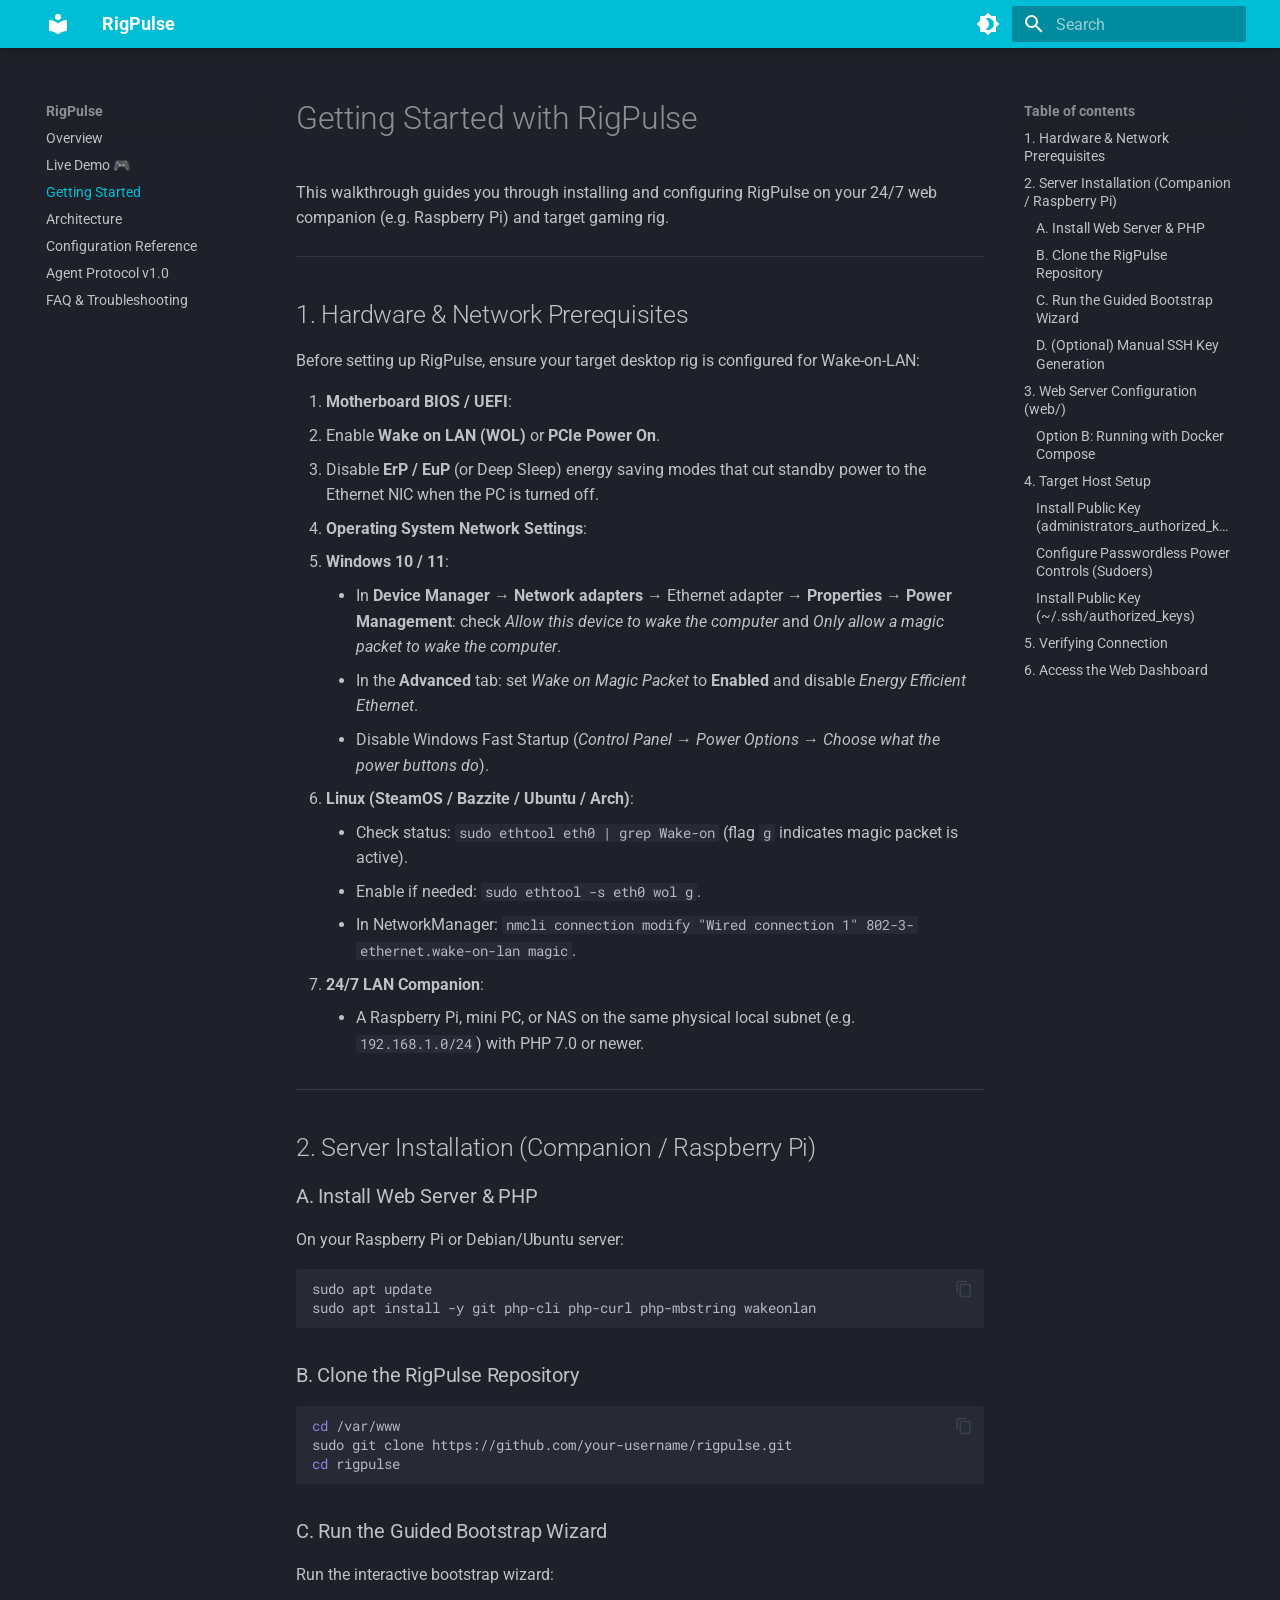
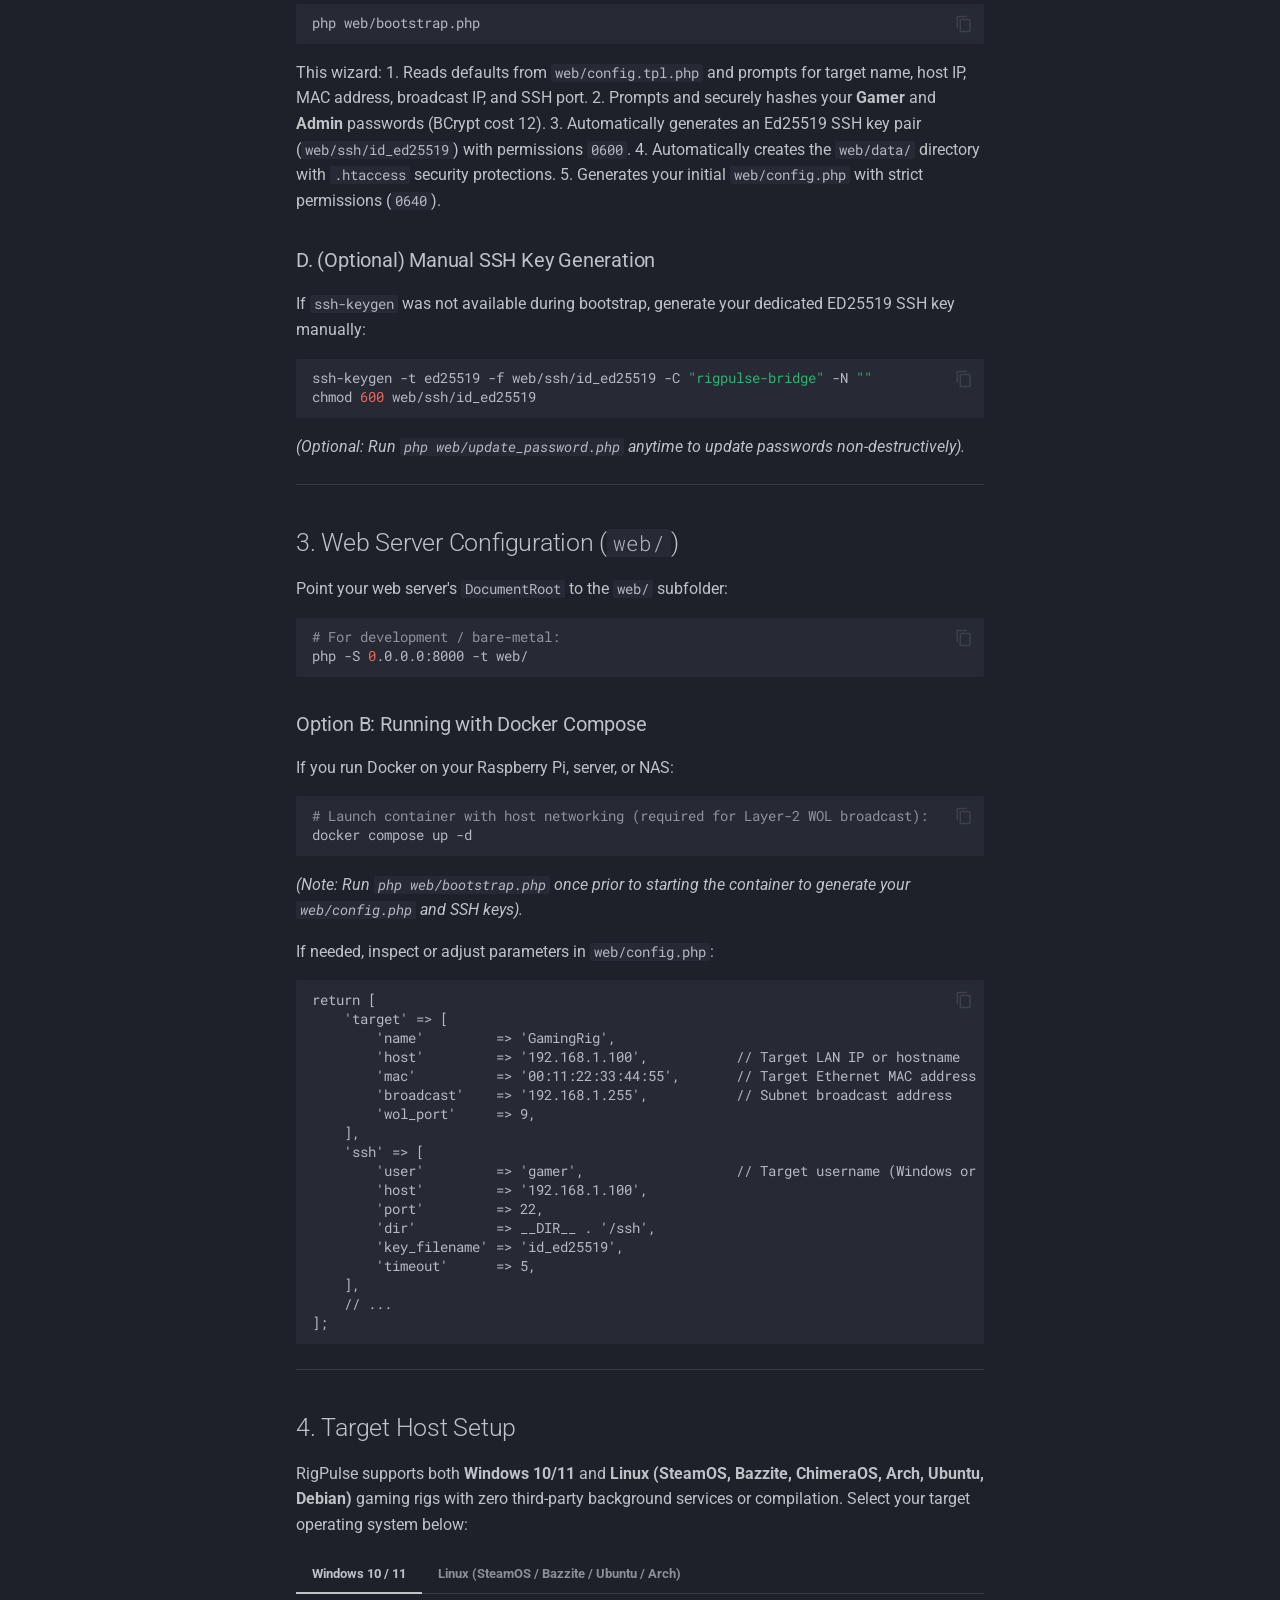
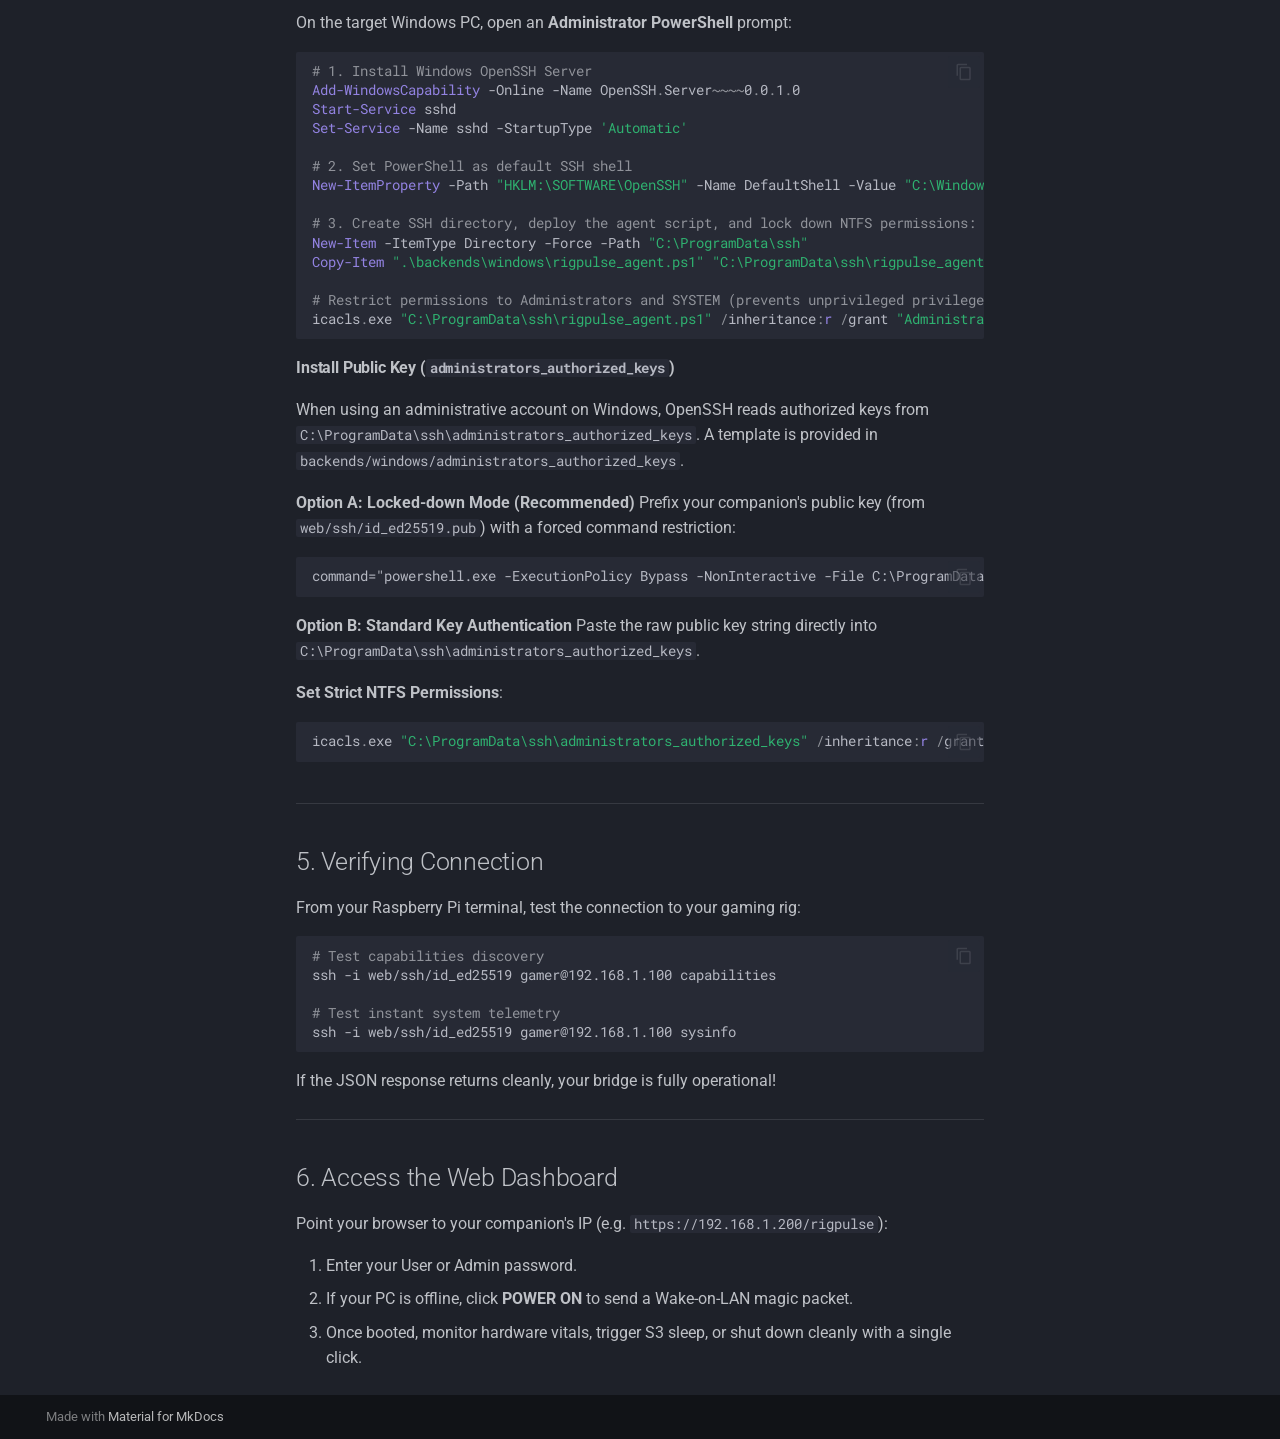
<file: getting-started/index.html>
<!doctype html>
<html lang="en" class="no-js">
  <head>
    
      <meta charset="utf-8">
      <meta name="viewport" content="width=device-width,initial-scale=1">
      
        <meta name="description" content="Real-time telemetry HUD and remote power management for gaming rigs and workstations.">
      
      
        <meta name="author" content="RigPulse Contributors">
      
      
      
        <link rel="prev" href="..">
      
      
        <link rel="next" href="../architecture/">
      
      
        
      
      
      <link rel="icon" href="../assets/images/favicon.png">
      <meta name="generator" content="mkdocs-1.6.1, mkdocs-material-9.7.7">
    
    
      
        <title>Getting Started - RigPulse</title>
      
    
    
      <link rel="stylesheet" href="../assets/stylesheets/main.ec1eaa64.min.css">
      
        
        <link rel="stylesheet" href="../assets/stylesheets/palette.ab4e12ef.min.css">
      
      


    
    
      
    
    
      
        
        
        <link rel="preconnect" href="https://fonts.gstatic.com" crossorigin>
        <link rel="stylesheet" href="https://fonts.googleapis.com/css?family=Roboto:300,300i,400,400i,700,700i%7CRoboto+Mono:400,400i,700,700i&display=fallback">
        <style>:root{--md-text-font:"Roboto";--md-code-font:"Roboto Mono"}</style>
      
    
    
    <script>__md_scope=new URL("..",location),__md_hash=e=>[...e].reduce(((e,_)=>(e<<5)-e+_.charCodeAt(0)),0),__md_get=(e,_=localStorage,t=__md_scope)=>JSON.parse(_.getItem(t.pathname+"."+e)),__md_set=(e,_,t=localStorage,a=__md_scope)=>{try{t.setItem(a.pathname+"."+e,JSON.stringify(_))}catch(e){}}</script>
    
      

    
    
  </head>
  
  
    
    
      
    
    
    
    
    <body dir="ltr" data-md-color-scheme="slate" data-md-color-primary="cyan" data-md-color-accent="deep-orange">
  
    
    <input class="md-toggle" data-md-toggle="drawer" type="checkbox" id="__drawer" autocomplete="off">
    <input class="md-toggle" data-md-toggle="search" type="checkbox" id="__search" autocomplete="off">
    <label class="md-overlay" for="__drawer"></label>
    <div data-md-component="skip">
      
        
        <a href="#getting-started-with-rigpulse" class="md-skip">
          Skip to content
        </a>
      
    </div>
    <div data-md-component="announce">
      
    </div>
    
    
      

  

<header class="md-header md-header--shadow" data-md-component="header">
  <nav class="md-header__inner md-grid" aria-label="Header">
    <a href=".." title="RigPulse" class="md-header__button md-logo" aria-label="RigPulse" data-md-component="logo">
      
  
  <svg xmlns="http://www.w3.org/2000/svg" viewBox="0 0 24 24"><path d="M12 8a3 3 0 0 0 3-3 3 3 0 0 0-3-3 3 3 0 0 0-3 3 3 3 0 0 0 3 3m0 3.54C9.64 9.35 6.5 8 3 8v11c3.5 0 6.64 1.35 9 3.54 2.36-2.19 5.5-3.54 9-3.54V8c-3.5 0-6.64 1.35-9 3.54"/></svg>

    </a>
    <label class="md-header__button md-icon" for="__drawer">
      
      <svg xmlns="http://www.w3.org/2000/svg" viewBox="0 0 24 24"><path d="M3 6h18v2H3zm0 5h18v2H3zm0 5h18v2H3z"/></svg>
    </label>
    <div class="md-header__title" data-md-component="header-title">
      <div class="md-header__ellipsis">
        <div class="md-header__topic">
          <span class="md-ellipsis">
            RigPulse
          </span>
        </div>
        <div class="md-header__topic" data-md-component="header-topic">
          <span class="md-ellipsis">
            
              Getting Started
            
          </span>
        </div>
      </div>
    </div>
    
      
        <form class="md-header__option" data-md-component="palette">
  
    
    
    
    <input class="md-option" data-md-color-media="" data-md-color-scheme="slate" data-md-color-primary="cyan" data-md-color-accent="deep-orange"  aria-label="Switch to light mode"  type="radio" name="__palette" id="__palette_0">
    
      <label class="md-header__button md-icon" title="Switch to light mode" for="__palette_1" hidden>
        <svg xmlns="http://www.w3.org/2000/svg" viewBox="0 0 24 24"><path d="M12 18c-.89 0-1.74-.2-2.5-.55C11.56 16.5 13 14.42 13 12s-1.44-4.5-3.5-5.45C10.26 6.2 11.11 6 12 6a6 6 0 0 1 6 6 6 6 0 0 1-6 6m8-9.31V4h-4.69L12 .69 8.69 4H4v4.69L.69 12 4 15.31V20h4.69L12 23.31 15.31 20H20v-4.69L23.31 12z"/></svg>
      </label>
    
  
    
    
    
    <input class="md-option" data-md-color-media="" data-md-color-scheme="default" data-md-color-primary="cyan" data-md-color-accent="deep-orange"  aria-label="Switch to dark mode"  type="radio" name="__palette" id="__palette_1">
    
      <label class="md-header__button md-icon" title="Switch to dark mode" for="__palette_0" hidden>
        <svg xmlns="http://www.w3.org/2000/svg" viewBox="0 0 24 24"><path d="M12 8a4 4 0 0 0-4 4 4 4 0 0 0 4 4 4 4 0 0 0 4-4 4 4 0 0 0-4-4m0 10a6 6 0 0 1-6-6 6 6 0 0 1 6-6 6 6 0 0 1 6 6 6 6 0 0 1-6 6m8-9.31V4h-4.69L12 .69 8.69 4H4v4.69L.69 12 4 15.31V20h4.69L12 23.31 15.31 20H20v-4.69L23.31 12z"/></svg>
      </label>
    
  
</form>
      
    
    
      <script>var palette=__md_get("__palette");if(palette&&palette.color){if("(prefers-color-scheme)"===palette.color.media){var media=matchMedia("(prefers-color-scheme: light)"),input=document.querySelector(media.matches?"[data-md-color-media='(prefers-color-scheme: light)']":"[data-md-color-media='(prefers-color-scheme: dark)']");palette.color.media=input.getAttribute("data-md-color-media"),palette.color.scheme=input.getAttribute("data-md-color-scheme"),palette.color.primary=input.getAttribute("data-md-color-primary"),palette.color.accent=input.getAttribute("data-md-color-accent")}for(var[key,value]of Object.entries(palette.color))document.body.setAttribute("data-md-color-"+key,value)}</script>
    
    
    
      
      
        <label class="md-header__button md-icon" for="__search">
          
          <svg xmlns="http://www.w3.org/2000/svg" viewBox="0 0 24 24"><path d="M9.5 3A6.5 6.5 0 0 1 16 9.5c0 1.61-.59 3.09-1.56 4.23l.27.27h.79l5 5-1.5 1.5-5-5v-.79l-.27-.27A6.52 6.52 0 0 1 9.5 16 6.5 6.5 0 0 1 3 9.5 6.5 6.5 0 0 1 9.5 3m0 2C7 5 5 7 5 9.5S7 14 9.5 14 14 12 14 9.5 12 5 9.5 5"/></svg>
        </label>
        <div class="md-search" data-md-component="search" role="dialog">
  <label class="md-search__overlay" for="__search"></label>
  <div class="md-search__inner" role="search">
    <form class="md-search__form" name="search">
      <input type="text" class="md-search__input" name="query" aria-label="Search" placeholder="Search" autocapitalize="off" autocorrect="off" autocomplete="off" spellcheck="false" data-md-component="search-query" required>
      <label class="md-search__icon md-icon" for="__search">
        
        <svg xmlns="http://www.w3.org/2000/svg" viewBox="0 0 24 24"><path d="M9.5 3A6.5 6.5 0 0 1 16 9.5c0 1.61-.59 3.09-1.56 4.23l.27.27h.79l5 5-1.5 1.5-5-5v-.79l-.27-.27A6.52 6.52 0 0 1 9.5 16 6.5 6.5 0 0 1 3 9.5 6.5 6.5 0 0 1 9.5 3m0 2C7 5 5 7 5 9.5S7 14 9.5 14 14 12 14 9.5 12 5 9.5 5"/></svg>
        
        <svg xmlns="http://www.w3.org/2000/svg" viewBox="0 0 24 24"><path d="M20 11v2H8l5.5 5.5-1.42 1.42L4.16 12l7.92-7.92L13.5 5.5 8 11z"/></svg>
      </label>
      <nav class="md-search__options" aria-label="Search">
        
        <button type="reset" class="md-search__icon md-icon" title="Clear" aria-label="Clear" tabindex="-1">
          
          <svg xmlns="http://www.w3.org/2000/svg" viewBox="0 0 24 24"><path d="M19 6.41 17.59 5 12 10.59 6.41 5 5 6.41 10.59 12 5 17.59 6.41 19 12 13.41 17.59 19 19 17.59 13.41 12z"/></svg>
        </button>
      </nav>
      
    </form>
    <div class="md-search__output">
      <div class="md-search__scrollwrap" tabindex="0" data-md-scrollfix>
        <div class="md-search-result" data-md-component="search-result">
          <div class="md-search-result__meta">
            Initializing search
          </div>
          <ol class="md-search-result__list" role="presentation"></ol>
        </div>
      </div>
    </div>
  </div>
</div>
      
    
    
  </nav>
  
</header>
    
    <div class="md-container" data-md-component="container">
      
      
        
          
        
      
      <main class="md-main" data-md-component="main">
        <div class="md-main__inner md-grid">
          
            
              
              <div class="md-sidebar md-sidebar--primary" data-md-component="sidebar" data-md-type="navigation" >
                <div class="md-sidebar__scrollwrap">
                  <div class="md-sidebar__inner">
                    



<nav class="md-nav md-nav--primary" aria-label="Navigation" data-md-level="0">
  <label class="md-nav__title" for="__drawer">
    <a href=".." title="RigPulse" class="md-nav__button md-logo" aria-label="RigPulse" data-md-component="logo">
      
  
  <svg xmlns="http://www.w3.org/2000/svg" viewBox="0 0 24 24"><path d="M12 8a3 3 0 0 0 3-3 3 3 0 0 0-3-3 3 3 0 0 0-3 3 3 3 0 0 0 3 3m0 3.54C9.64 9.35 6.5 8 3 8v11c3.5 0 6.64 1.35 9 3.54 2.36-2.19 5.5-3.54 9-3.54V8c-3.5 0-6.64 1.35-9 3.54"/></svg>

    </a>
    RigPulse
  </label>
  
  <ul class="md-nav__list" data-md-scrollfix>
    
      
      
  
  
  
  
    <li class="md-nav__item">
      <a href=".." class="md-nav__link">
        
  
  
  <span class="md-ellipsis">
    
  
    Overview
  

    
  </span>
  
  

      </a>
    </li>
  

    
      
      
  
  
  
  
    <li class="md-nav__item">
      <a href="https://kouchy.github.io/rigpulse/demo/" class="md-nav__link">
        
  
  
  <span class="md-ellipsis">
    
  
    Live Demo 🎮
  

    
  </span>
  
  

      </a>
    </li>
  

    
      
      
  
  
    
  
  
  
    <li class="md-nav__item md-nav__item--active">
      
      <input class="md-nav__toggle md-toggle" type="checkbox" id="__toc">
      
      
        
      
      
        <label class="md-nav__link md-nav__link--active" for="__toc">
          
  
  
  <span class="md-ellipsis">
    
  
    Getting Started
  

    
  </span>
  
  

          <span class="md-nav__icon md-icon"></span>
        </label>
      
      <a href="./" class="md-nav__link md-nav__link--active">
        
  
  
  <span class="md-ellipsis">
    
  
    Getting Started
  

    
  </span>
  
  

      </a>
      
        

<nav class="md-nav md-nav--secondary" aria-label="Table of contents">
  
  
  
    
  
  
    <label class="md-nav__title" for="__toc">
      <span class="md-nav__icon md-icon"></span>
      Table of contents
    </label>
    <ul class="md-nav__list" data-md-component="toc" data-md-scrollfix>
      
        <li class="md-nav__item">
  <a href="#1-hardware-network-prerequisites" class="md-nav__link">
    <span class="md-ellipsis">
      
        1. Hardware &amp; Network Prerequisites
      
    </span>
  </a>
  
</li>
      
        <li class="md-nav__item">
  <a href="#2-server-installation-companion-raspberry-pi" class="md-nav__link">
    <span class="md-ellipsis">
      
        2. Server Installation (Companion / Raspberry Pi)
      
    </span>
  </a>
  
    <nav class="md-nav" aria-label="2. Server Installation (Companion / Raspberry Pi)">
      <ul class="md-nav__list">
        
          <li class="md-nav__item">
  <a href="#a-install-web-server-php" class="md-nav__link">
    <span class="md-ellipsis">
      
        A. Install Web Server &amp; PHP
      
    </span>
  </a>
  
</li>
        
          <li class="md-nav__item">
  <a href="#b-clone-the-rigpulse-repository" class="md-nav__link">
    <span class="md-ellipsis">
      
        B. Clone the RigPulse Repository
      
    </span>
  </a>
  
</li>
        
          <li class="md-nav__item">
  <a href="#c-run-the-guided-bootstrap-wizard" class="md-nav__link">
    <span class="md-ellipsis">
      
        C. Run the Guided Bootstrap Wizard
      
    </span>
  </a>
  
</li>
        
          <li class="md-nav__item">
  <a href="#d-optional-manual-ssh-key-generation" class="md-nav__link">
    <span class="md-ellipsis">
      
        D. (Optional) Manual SSH Key Generation
      
    </span>
  </a>
  
</li>
        
      </ul>
    </nav>
  
</li>
      
        <li class="md-nav__item">
  <a href="#3-web-server-configuration-web" class="md-nav__link">
    <span class="md-ellipsis">
      
        3. Web Server Configuration (web/)
      
    </span>
  </a>
  
    <nav class="md-nav" aria-label="3. Web Server Configuration (web/)">
      <ul class="md-nav__list">
        
          <li class="md-nav__item">
  <a href="#option-b-running-with-docker-compose" class="md-nav__link">
    <span class="md-ellipsis">
      
        Option B: Running with Docker Compose
      
    </span>
  </a>
  
</li>
        
      </ul>
    </nav>
  
</li>
      
        <li class="md-nav__item">
  <a href="#4-target-host-setup" class="md-nav__link">
    <span class="md-ellipsis">
      
        4. Target Host Setup
      
    </span>
  </a>
  
    <nav class="md-nav" aria-label="4. Target Host Setup">
      <ul class="md-nav__list">
        
          <li class="md-nav__item">
  <a href="#install-public-key-administrators_authorized_keys" class="md-nav__link">
    <span class="md-ellipsis">
      
        Install Public Key (administrators_authorized_keys)
      
    </span>
  </a>
  
</li>
        
          <li class="md-nav__item">
  <a href="#configure-passwordless-power-controls-sudoers" class="md-nav__link">
    <span class="md-ellipsis">
      
        Configure Passwordless Power Controls (Sudoers)
      
    </span>
  </a>
  
</li>
        
          <li class="md-nav__item">
  <a href="#install-public-key-sshauthorized_keys" class="md-nav__link">
    <span class="md-ellipsis">
      
        Install Public Key (~/.ssh/authorized_keys)
      
    </span>
  </a>
  
</li>
        
      </ul>
    </nav>
  
</li>
      
        <li class="md-nav__item">
  <a href="#5-verifying-connection" class="md-nav__link">
    <span class="md-ellipsis">
      
        5. Verifying Connection
      
    </span>
  </a>
  
</li>
      
        <li class="md-nav__item">
  <a href="#6-access-the-web-dashboard" class="md-nav__link">
    <span class="md-ellipsis">
      
        6. Access the Web Dashboard
      
    </span>
  </a>
  
</li>
      
    </ul>
  
</nav>
      
    </li>
  

    
      
      
  
  
  
  
    <li class="md-nav__item">
      <a href="../architecture/" class="md-nav__link">
        
  
  
  <span class="md-ellipsis">
    
  
    Architecture
  

    
  </span>
  
  

      </a>
    </li>
  

    
      
      
  
  
  
  
    <li class="md-nav__item">
      <a href="../configuration/" class="md-nav__link">
        
  
  
  <span class="md-ellipsis">
    
  
    Configuration Reference
  

    
  </span>
  
  

      </a>
    </li>
  

    
      
      
  
  
  
  
    <li class="md-nav__item">
      <a href="../agent-protocol/" class="md-nav__link">
        
  
  
  <span class="md-ellipsis">
    
  
    Agent Protocol v1.0
  

    
  </span>
  
  

      </a>
    </li>
  

    
      
      
  
  
  
  
    <li class="md-nav__item">
      <a href="../troubleshooting/" class="md-nav__link">
        
  
  
  <span class="md-ellipsis">
    
  
    FAQ & Troubleshooting
  

    
  </span>
  
  

      </a>
    </li>
  

    
  </ul>
</nav>
                  </div>
                </div>
              </div>
            
            
              
              <div class="md-sidebar md-sidebar--secondary" data-md-component="sidebar" data-md-type="toc" >
                <div class="md-sidebar__scrollwrap">
                  <div class="md-sidebar__inner">
                    

<nav class="md-nav md-nav--secondary" aria-label="Table of contents">
  
  
  
    
  
  
    <label class="md-nav__title" for="__toc">
      <span class="md-nav__icon md-icon"></span>
      Table of contents
    </label>
    <ul class="md-nav__list" data-md-component="toc" data-md-scrollfix>
      
        <li class="md-nav__item">
  <a href="#1-hardware-network-prerequisites" class="md-nav__link">
    <span class="md-ellipsis">
      
        1. Hardware &amp; Network Prerequisites
      
    </span>
  </a>
  
</li>
      
        <li class="md-nav__item">
  <a href="#2-server-installation-companion-raspberry-pi" class="md-nav__link">
    <span class="md-ellipsis">
      
        2. Server Installation (Companion / Raspberry Pi)
      
    </span>
  </a>
  
    <nav class="md-nav" aria-label="2. Server Installation (Companion / Raspberry Pi)">
      <ul class="md-nav__list">
        
          <li class="md-nav__item">
  <a href="#a-install-web-server-php" class="md-nav__link">
    <span class="md-ellipsis">
      
        A. Install Web Server &amp; PHP
      
    </span>
  </a>
  
</li>
        
          <li class="md-nav__item">
  <a href="#b-clone-the-rigpulse-repository" class="md-nav__link">
    <span class="md-ellipsis">
      
        B. Clone the RigPulse Repository
      
    </span>
  </a>
  
</li>
        
          <li class="md-nav__item">
  <a href="#c-run-the-guided-bootstrap-wizard" class="md-nav__link">
    <span class="md-ellipsis">
      
        C. Run the Guided Bootstrap Wizard
      
    </span>
  </a>
  
</li>
        
          <li class="md-nav__item">
  <a href="#d-optional-manual-ssh-key-generation" class="md-nav__link">
    <span class="md-ellipsis">
      
        D. (Optional) Manual SSH Key Generation
      
    </span>
  </a>
  
</li>
        
      </ul>
    </nav>
  
</li>
      
        <li class="md-nav__item">
  <a href="#3-web-server-configuration-web" class="md-nav__link">
    <span class="md-ellipsis">
      
        3. Web Server Configuration (web/)
      
    </span>
  </a>
  
    <nav class="md-nav" aria-label="3. Web Server Configuration (web/)">
      <ul class="md-nav__list">
        
          <li class="md-nav__item">
  <a href="#option-b-running-with-docker-compose" class="md-nav__link">
    <span class="md-ellipsis">
      
        Option B: Running with Docker Compose
      
    </span>
  </a>
  
</li>
        
      </ul>
    </nav>
  
</li>
      
        <li class="md-nav__item">
  <a href="#4-target-host-setup" class="md-nav__link">
    <span class="md-ellipsis">
      
        4. Target Host Setup
      
    </span>
  </a>
  
    <nav class="md-nav" aria-label="4. Target Host Setup">
      <ul class="md-nav__list">
        
          <li class="md-nav__item">
  <a href="#install-public-key-administrators_authorized_keys" class="md-nav__link">
    <span class="md-ellipsis">
      
        Install Public Key (administrators_authorized_keys)
      
    </span>
  </a>
  
</li>
        
          <li class="md-nav__item">
  <a href="#configure-passwordless-power-controls-sudoers" class="md-nav__link">
    <span class="md-ellipsis">
      
        Configure Passwordless Power Controls (Sudoers)
      
    </span>
  </a>
  
</li>
        
          <li class="md-nav__item">
  <a href="#install-public-key-sshauthorized_keys" class="md-nav__link">
    <span class="md-ellipsis">
      
        Install Public Key (~/.ssh/authorized_keys)
      
    </span>
  </a>
  
</li>
        
      </ul>
    </nav>
  
</li>
      
        <li class="md-nav__item">
  <a href="#5-verifying-connection" class="md-nav__link">
    <span class="md-ellipsis">
      
        5. Verifying Connection
      
    </span>
  </a>
  
</li>
      
        <li class="md-nav__item">
  <a href="#6-access-the-web-dashboard" class="md-nav__link">
    <span class="md-ellipsis">
      
        6. Access the Web Dashboard
      
    </span>
  </a>
  
</li>
      
    </ul>
  
</nav>
                  </div>
                </div>
              </div>
            
          
          
            <div class="md-content" data-md-component="content">
              
              <article class="md-content__inner md-typeset">
                
                  



<h1 id="getting-started-with-rigpulse">Getting Started with RigPulse</h1>
<p>This walkthrough guides you through installing and configuring RigPulse on your 24/7 web companion (e.g. Raspberry Pi) and target gaming rig.</p>
<hr />
<h2 id="1-hardware-network-prerequisites">1. Hardware &amp; Network Prerequisites</h2>
<p>Before setting up RigPulse, ensure your target desktop rig is configured for Wake-on-LAN:</p>
<ol>
<li><strong>Motherboard BIOS / UEFI</strong>:</li>
<li>Enable <strong>Wake on LAN (WOL)</strong> or <strong>PCIe Power On</strong>.</li>
<li>Disable <strong>ErP / EuP</strong> (or Deep Sleep) energy saving modes that cut standby power to the Ethernet NIC when the PC is turned off.</li>
<li><strong>Operating System Network Settings</strong>:</li>
<li><strong>Windows 10 / 11</strong>:<ul>
<li>In <strong>Device Manager</strong> → <strong>Network adapters</strong> → Ethernet adapter → <strong>Properties</strong> → <strong>Power Management</strong>: check <em>Allow this device to wake the computer</em> and <em>Only allow a magic packet to wake the computer</em>.</li>
<li>In the <strong>Advanced</strong> tab: set <em>Wake on Magic Packet</em> to <strong>Enabled</strong> and disable <em>Energy Efficient Ethernet</em>.</li>
<li>Disable Windows Fast Startup (<em>Control Panel</em> → <em>Power Options</em> → <em>Choose what the power buttons do</em>).</li>
</ul>
</li>
<li><strong>Linux (SteamOS / Bazzite / Ubuntu / Arch)</strong>:<ul>
<li>Check status: <code>sudo ethtool eth0 | grep Wake-on</code> (flag <code>g</code> indicates magic packet is active).</li>
<li>Enable if needed: <code>sudo ethtool -s eth0 wol g</code>.</li>
<li>In NetworkManager: <code>nmcli connection modify "Wired connection 1" 802-3-ethernet.wake-on-lan magic</code>.</li>
</ul>
</li>
<li><strong>24/7 LAN Companion</strong>:<ul>
<li>A Raspberry Pi, mini PC, or NAS on the same physical local subnet (e.g. <code>192.168.1.0/24</code>) with PHP 7.0 or newer.</li>
</ul>
</li>
</ol>
<hr />
<h2 id="2-server-installation-companion-raspberry-pi">2. Server Installation (Companion / Raspberry Pi)</h2>
<h3 id="a-install-web-server-php">A. Install Web Server &amp; PHP</h3>
<p>On your Raspberry Pi or Debian/Ubuntu server:</p>
<div class="highlight"><pre><span></span><code><a id="__codelineno-0-1" name="__codelineno-0-1" href="#__codelineno-0-1"></a>sudo<span class="w"> </span>apt<span class="w"> </span>update
<a id="__codelineno-0-2" name="__codelineno-0-2" href="#__codelineno-0-2"></a>sudo<span class="w"> </span>apt<span class="w"> </span>install<span class="w"> </span>-y<span class="w"> </span>git<span class="w"> </span>php-cli<span class="w"> </span>php-curl<span class="w"> </span>php-mbstring<span class="w"> </span>wakeonlan
</code></pre></div>
<h3 id="b-clone-the-rigpulse-repository">B. Clone the RigPulse Repository</h3>
<div class="highlight"><pre><span></span><code><a id="__codelineno-1-1" name="__codelineno-1-1" href="#__codelineno-1-1"></a><span class="nb">cd</span><span class="w"> </span>/var/www
<a id="__codelineno-1-2" name="__codelineno-1-2" href="#__codelineno-1-2"></a>sudo<span class="w"> </span>git<span class="w"> </span>clone<span class="w"> </span>https://github.com/your-username/rigpulse.git
<a id="__codelineno-1-3" name="__codelineno-1-3" href="#__codelineno-1-3"></a><span class="nb">cd</span><span class="w"> </span>rigpulse
</code></pre></div>
<h3 id="c-run-the-guided-bootstrap-wizard">C. Run the Guided Bootstrap Wizard</h3>
<p>Run the interactive bootstrap wizard:</p>
<div class="highlight"><pre><span></span><code><a id="__codelineno-2-1" name="__codelineno-2-1" href="#__codelineno-2-1"></a>php<span class="w"> </span>web/bootstrap.php
</code></pre></div>
<p>This wizard:
1. Reads defaults from <code>web/config.tpl.php</code> and prompts for target name, host IP, MAC address, broadcast IP, and SSH port.
2. Prompts and securely hashes your <strong>Gamer</strong> and <strong>Admin</strong> passwords (BCrypt cost 12).
3. Automatically generates an Ed25519 SSH key pair (<code>web/ssh/id_ed25519</code>) with permissions <code>0600</code>.
4. Automatically creates the <code>web/data/</code> directory with <code>.htaccess</code> security protections.
5. Generates your initial <code>web/config.php</code> with strict permissions (<code>0640</code>).</p>
<h3 id="d-optional-manual-ssh-key-generation">D. (Optional) Manual SSH Key Generation</h3>
<p>If <code>ssh-keygen</code> was not available during bootstrap, generate your dedicated ED25519 SSH key manually:</p>
<div class="highlight"><pre><span></span><code><a id="__codelineno-3-1" name="__codelineno-3-1" href="#__codelineno-3-1"></a>ssh-keygen<span class="w"> </span>-t<span class="w"> </span>ed25519<span class="w"> </span>-f<span class="w"> </span>web/ssh/id_ed25519<span class="w"> </span>-C<span class="w"> </span><span class="s2">"rigpulse-bridge"</span><span class="w"> </span>-N<span class="w"> </span><span class="s2">""</span>
<a id="__codelineno-3-2" name="__codelineno-3-2" href="#__codelineno-3-2"></a>chmod<span class="w"> </span><span class="m">600</span><span class="w"> </span>web/ssh/id_ed25519
</code></pre></div>
<p><em>(Optional: Run <code>php web/update_password.php</code> anytime to update passwords non-destructively).</em></p>
<hr />
<h2 id="3-web-server-configuration-web">3. Web Server Configuration (<code>web/</code>)</h2>
<p>Point your web server's <code>DocumentRoot</code> to the <code>web/</code> subfolder:</p>
<div class="highlight"><pre><span></span><code><a id="__codelineno-4-1" name="__codelineno-4-1" href="#__codelineno-4-1"></a><span class="c1"># For development / bare-metal:</span>
<a id="__codelineno-4-2" name="__codelineno-4-2" href="#__codelineno-4-2"></a>php<span class="w"> </span>-S<span class="w"> </span><span class="m">0</span>.0.0.0:8000<span class="w"> </span>-t<span class="w"> </span>web/
</code></pre></div>
<h3 id="option-b-running-with-docker-compose">Option B: Running with Docker Compose</h3>
<p>If you run Docker on your Raspberry Pi, server, or NAS:</p>
<div class="highlight"><pre><span></span><code><a id="__codelineno-5-1" name="__codelineno-5-1" href="#__codelineno-5-1"></a><span class="c1"># Launch container with host networking (required for Layer-2 WOL broadcast):</span>
<a id="__codelineno-5-2" name="__codelineno-5-2" href="#__codelineno-5-2"></a>docker<span class="w"> </span>compose<span class="w"> </span>up<span class="w"> </span>-d
</code></pre></div>
<p><em>(Note: Run <code>php web/bootstrap.php</code> once prior to starting the container to generate your <code>web/config.php</code> and SSH keys).</em></p>
<p>If needed, inspect or adjust parameters in <code>web/config.php</code>:</p>
<div class="highlight"><pre><span></span><code><a id="__codelineno-6-1" name="__codelineno-6-1" href="#__codelineno-6-1"></a><span class="x">return [</span>
<a id="__codelineno-6-2" name="__codelineno-6-2" href="#__codelineno-6-2"></a><span class="x">    'target' =&gt; [</span>
<a id="__codelineno-6-3" name="__codelineno-6-3" href="#__codelineno-6-3"></a><span class="x">        'name'         =&gt; 'GamingRig',</span>
<a id="__codelineno-6-4" name="__codelineno-6-4" href="#__codelineno-6-4"></a><span class="x">        'host'         =&gt; '192.168.1.100',           // Target LAN IP or hostname</span>
<a id="__codelineno-6-5" name="__codelineno-6-5" href="#__codelineno-6-5"></a><span class="x">        'mac'          =&gt; '00:11:22:33:44:55',       // Target Ethernet MAC address</span>
<a id="__codelineno-6-6" name="__codelineno-6-6" href="#__codelineno-6-6"></a><span class="x">        'broadcast'    =&gt; '192.168.1.255',           // Subnet broadcast address</span>
<a id="__codelineno-6-7" name="__codelineno-6-7" href="#__codelineno-6-7"></a><span class="x">        'wol_port'     =&gt; 9,</span>
<a id="__codelineno-6-8" name="__codelineno-6-8" href="#__codelineno-6-8"></a><span class="x">    ],</span>
<a id="__codelineno-6-9" name="__codelineno-6-9" href="#__codelineno-6-9"></a><span class="x">    'ssh' =&gt; [</span>
<a id="__codelineno-6-10" name="__codelineno-6-10" href="#__codelineno-6-10"></a><span class="x">        'user'         =&gt; 'gamer',                   // Target username (Windows or Linux)</span>
<a id="__codelineno-6-11" name="__codelineno-6-11" href="#__codelineno-6-11"></a><span class="x">        'host'         =&gt; '192.168.1.100',</span>
<a id="__codelineno-6-12" name="__codelineno-6-12" href="#__codelineno-6-12"></a><span class="x">        'port'         =&gt; 22,</span>
<a id="__codelineno-6-13" name="__codelineno-6-13" href="#__codelineno-6-13"></a><span class="x">        'dir'          =&gt; __DIR__ . '/ssh',</span>
<a id="__codelineno-6-14" name="__codelineno-6-14" href="#__codelineno-6-14"></a><span class="x">        'key_filename' =&gt; 'id_ed25519',</span>
<a id="__codelineno-6-15" name="__codelineno-6-15" href="#__codelineno-6-15"></a><span class="x">        'timeout'      =&gt; 5,</span>
<a id="__codelineno-6-16" name="__codelineno-6-16" href="#__codelineno-6-16"></a><span class="x">    ],</span>
<a id="__codelineno-6-17" name="__codelineno-6-17" href="#__codelineno-6-17"></a><span class="x">    // ...</span>
<a id="__codelineno-6-18" name="__codelineno-6-18" href="#__codelineno-6-18"></a><span class="x">];</span>
</code></pre></div>
<hr />
<h2 id="4-target-host-setup">4. Target Host Setup</h2>
<p>RigPulse supports both <strong>Windows 10/11</strong> and <strong>Linux (SteamOS, Bazzite, ChimeraOS, Arch, Ubuntu, Debian)</strong> gaming rigs with zero third-party background services or compilation. Select your target operating system below:</p>
<div class="tabbed-set tabbed-alternate" data-tabs="1:2"><input checked="checked" id="__tabbed_1_1" name="__tabbed_1" type="radio" /><input id="__tabbed_1_2" name="__tabbed_1" type="radio" /><div class="tabbed-labels"><label for="__tabbed_1_1">Windows 10 / 11</label><label for="__tabbed_1_2">Linux (SteamOS / Bazzite / Ubuntu / Arch)</label></div>
<div class="tabbed-content">
<div class="tabbed-block">
<p>On the target Windows PC, open an <strong>Administrator PowerShell</strong> prompt:</p>
<div class="highlight"><pre><span></span><code><a id="__codelineno-7-1" name="__codelineno-7-1" href="#__codelineno-7-1"></a><span class="c"># 1. Install Windows OpenSSH Server</span>
<a id="__codelineno-7-2" name="__codelineno-7-2" href="#__codelineno-7-2"></a><span class="nb">Add-WindowsCapability</span> <span class="n">-Online</span> <span class="n">-Name</span> <span class="n">OpenSSH</span><span class="p">.</span><span class="n">Server</span><span class="p">~~~~</span><span class="n">0</span><span class="p">.</span><span class="n">0</span><span class="p">.</span><span class="n">1</span><span class="p">.</span><span class="n">0</span>
<a id="__codelineno-7-3" name="__codelineno-7-3" href="#__codelineno-7-3"></a><span class="nb">Start-Service</span> <span class="n">sshd</span>
<a id="__codelineno-7-4" name="__codelineno-7-4" href="#__codelineno-7-4"></a><span class="nb">Set-Service</span> <span class="n">-Name</span> <span class="n">sshd</span> <span class="n">-StartupType</span> <span class="s1">'Automatic'</span>
<a id="__codelineno-7-5" name="__codelineno-7-5" href="#__codelineno-7-5"></a>
<a id="__codelineno-7-6" name="__codelineno-7-6" href="#__codelineno-7-6"></a><span class="c"># 2. Set PowerShell as default SSH shell</span>
<a id="__codelineno-7-7" name="__codelineno-7-7" href="#__codelineno-7-7"></a><span class="nb">New-ItemProperty</span> <span class="n">-Path</span> <span class="s2">"HKLM:\SOFTWARE\OpenSSH"</span> <span class="n">-Name</span> <span class="n">DefaultShell</span> <span class="n">-Value</span> <span class="s2">"C:\Windows\System32\WindowsPowerShell\v1.0\powershell.exe"</span> <span class="n">-PropertyType</span> <span class="n">String</span> <span class="n">-Force</span>
<a id="__codelineno-7-8" name="__codelineno-7-8" href="#__codelineno-7-8"></a>
<a id="__codelineno-7-9" name="__codelineno-7-9" href="#__codelineno-7-9"></a><span class="c"># 3. Create SSH directory, deploy the agent script, and lock down NTFS permissions:</span>
<a id="__codelineno-7-10" name="__codelineno-7-10" href="#__codelineno-7-10"></a><span class="nb">New-Item</span> <span class="n">-ItemType</span> <span class="n">Directory</span> <span class="n">-Force</span> <span class="n">-Path</span> <span class="s2">"C:\ProgramData\ssh"</span>
<a id="__codelineno-7-11" name="__codelineno-7-11" href="#__codelineno-7-11"></a><span class="nb">Copy-Item</span> <span class="s2">".\backends\windows\rigpulse_agent.ps1"</span> <span class="s2">"C:\ProgramData\ssh\rigpulse_agent.ps1"</span>
<a id="__codelineno-7-12" name="__codelineno-7-12" href="#__codelineno-7-12"></a>
<a id="__codelineno-7-13" name="__codelineno-7-13" href="#__codelineno-7-13"></a><span class="c"># Restrict permissions to Administrators and SYSTEM (prevents unprivileged privilege escalation):</span>
<a id="__codelineno-7-14" name="__codelineno-7-14" href="#__codelineno-7-14"></a><span class="n">icacls</span><span class="p">.</span><span class="n">exe</span> <span class="s2">"C:\ProgramData\ssh\rigpulse_agent.ps1"</span> <span class="p">/</span><span class="n">inheritance</span><span class="p">:</span><span class="nb">r </span><span class="p">/</span><span class="n">grant</span> <span class="s2">"Administrators:F"</span> <span class="p">/</span><span class="n">grant</span> <span class="s2">"SYSTEM:F"</span>
</code></pre></div>
<h4 id="install-public-key-administrators_authorized_keys">Install Public Key (<code>administrators_authorized_keys</code>)</h4>
<p>When using an administrative account on Windows, OpenSSH reads authorized keys from <code>C:\ProgramData\ssh\administrators_authorized_keys</code>. A template is provided in <code>backends/windows/administrators_authorized_keys</code>.</p>
<p><strong>Option A: Locked-down Mode (Recommended)</strong>
Prefix your companion's public key (from <code>web/ssh/id_ed25519.pub</code>) with a forced command restriction:
<div class="highlight"><pre><span></span><code><a id="__codelineno-8-1" name="__codelineno-8-1" href="#__codelineno-8-1"></a>command="powershell.exe -ExecutionPolicy Bypass -NonInteractive -File C:\ProgramData\ssh\rigpulse_agent.ps1",no-port-forwarding,no-X11-forwarding,no-agent-forwarding,no-pty ssh-ed25519 &lt;PASTE_ID_ED25519_PUB_HERE&gt; rigpulse-bridge
</code></pre></div></p>
<p><strong>Option B: Standard Key Authentication</strong>
Paste the raw public key string directly into <code>C:\ProgramData\ssh\administrators_authorized_keys</code>.</p>
<p><strong>Set Strict NTFS Permissions</strong>:
<div class="highlight"><pre><span></span><code><a id="__codelineno-9-1" name="__codelineno-9-1" href="#__codelineno-9-1"></a><span class="n">icacls</span><span class="p">.</span><span class="n">exe</span> <span class="s2">"C:\ProgramData\ssh\administrators_authorized_keys"</span> <span class="p">/</span><span class="n">inheritance</span><span class="p">:</span><span class="nb">r </span><span class="p">/</span><span class="n">grant</span> <span class="s2">"Administrators:F"</span> <span class="p">/</span><span class="n">grant</span> <span class="s2">"SYSTEM:F"</span>
</code></pre></div></p>
</div>
<div class="tabbed-block">
<p>On the target Linux machine, open a terminal:</p>
<div class="highlight"><pre><span></span><code><a id="__codelineno-10-1" name="__codelineno-10-1" href="#__codelineno-10-1"></a><span class="c1"># 1. Install OpenSSH Server &amp; Hardware Sensors</span>
<a id="__codelineno-10-2" name="__codelineno-10-2" href="#__codelineno-10-2"></a><span class="c1"># Ubuntu / Debian:</span>
<a id="__codelineno-10-3" name="__codelineno-10-3" href="#__codelineno-10-3"></a>sudo<span class="w"> </span>apt<span class="w"> </span>update<span class="w"> </span><span class="o">&amp;&amp;</span><span class="w"> </span>sudo<span class="w"> </span>apt<span class="w"> </span>install<span class="w"> </span>-y<span class="w"> </span>openssh-server<span class="w"> </span>lm-sensors
<a id="__codelineno-10-4" name="__codelineno-10-4" href="#__codelineno-10-4"></a><span class="c1"># Arch Linux / SteamOS / Bazzite / ChimeraOS:</span>
<a id="__codelineno-10-5" name="__codelineno-10-5" href="#__codelineno-10-5"></a>sudo<span class="w"> </span>pacman<span class="w"> </span>-S<span class="w"> </span>--needed<span class="w"> </span>openssh
<a id="__codelineno-10-6" name="__codelineno-10-6" href="#__codelineno-10-6"></a>
<a id="__codelineno-10-7" name="__codelineno-10-7" href="#__codelineno-10-7"></a><span class="c1"># Enable and start SSH service</span>
<a id="__codelineno-10-8" name="__codelineno-10-8" href="#__codelineno-10-8"></a>sudo<span class="w"> </span>systemctl<span class="w"> </span><span class="nb">enable</span><span class="w"> </span>--now<span class="w"> </span>sshd
<a id="__codelineno-10-9" name="__codelineno-10-9" href="#__codelineno-10-9"></a>
<a id="__codelineno-10-10" name="__codelineno-10-10" href="#__codelineno-10-10"></a><span class="c1"># 2. Deploy the RigPulse Agent Script</span>
<a id="__codelineno-10-11" name="__codelineno-10-11" href="#__codelineno-10-11"></a>sudo<span class="w"> </span>cp<span class="w"> </span>backends/linux/rigpulse_agent.sh<span class="w"> </span>/usr/local/bin/rigpulse_agent.sh
<a id="__codelineno-10-12" name="__codelineno-10-12" href="#__codelineno-10-12"></a>sudo<span class="w"> </span>chown<span class="w"> </span>root:root<span class="w"> </span>/usr/local/bin/rigpulse_agent.sh
<a id="__codelineno-10-13" name="__codelineno-10-13" href="#__codelineno-10-13"></a>sudo<span class="w"> </span>chmod<span class="w"> </span><span class="m">755</span><span class="w"> </span>/usr/local/bin/rigpulse_agent.sh
</code></pre></div>
<h4 id="configure-passwordless-power-controls-sudoers">Configure Passwordless Power Controls (Sudoers)</h4>
<p>Allow the agent to suspend, power off, or restart Sunshine cleanly without an interactive password prompt:
<div class="highlight"><pre><span></span><code><a id="__codelineno-11-1" name="__codelineno-11-1" href="#__codelineno-11-1"></a>sudo<span class="w"> </span>visudo<span class="w"> </span>-f<span class="w"> </span>/etc/sudoers.d/rigpulse
</code></pre></div>
Add the following rule (replace <code>gamer</code> with your Linux username):
<div class="highlight"><pre><span></span><code><a id="__codelineno-12-1" name="__codelineno-12-1" href="#__codelineno-12-1"></a>gamer ALL=(ALL) NOPASSWD: /usr/bin/systemctl poweroff, /usr/bin/systemctl suspend, /usr/bin/systemctl start sunshine, /usr/bin/systemctl stop sunshine, /usr/bin/systemctl restart sunshine
</code></pre></div>
Lock down permissions on the sudoers drop-in:
<div class="highlight"><pre><span></span><code><a id="__codelineno-13-1" name="__codelineno-13-1" href="#__codelineno-13-1"></a>sudo<span class="w"> </span>chmod<span class="w"> </span><span class="m">0440</span><span class="w"> </span>/etc/sudoers.d/rigpulse
</code></pre></div></p>
<h4 id="install-public-key-sshauthorized_keys">Install Public Key (<code>~/.ssh/authorized_keys</code>)</h4>
<p>On the target Linux machine, add your companion server's public key (<code>web/ssh/id_ed25519.pub</code>):</p>
<p><strong>Option A: Locked-down Mode (Recommended)</strong>
Prefix your public key with a forced command restriction:
<div class="highlight"><pre><span></span><code><a id="__codelineno-14-1" name="__codelineno-14-1" href="#__codelineno-14-1"></a>command="/usr/local/bin/rigpulse_agent.sh",no-port-forwarding,no-X11-forwarding,no-agent-forwarding,no-pty ssh-ed25519 &lt;PASTE_ID_ED25519_PUB_HERE&gt; rigpulse-bridge
</code></pre></div></p>
<p><strong>Option B: Standard Key Authentication</strong>
Append the raw public key string directly into <code>~/.ssh/authorized_keys</code>.</p>
<p><strong>Set Strict POSIX Permissions</strong>:
<div class="highlight"><pre><span></span><code><a id="__codelineno-15-1" name="__codelineno-15-1" href="#__codelineno-15-1"></a>chmod<span class="w"> </span><span class="m">700</span><span class="w"> </span>~/.ssh
<a id="__codelineno-15-2" name="__codelineno-15-2" href="#__codelineno-15-2"></a>chmod<span class="w"> </span><span class="m">600</span><span class="w"> </span>~/.ssh/authorized_keys
</code></pre></div></p>
</div>
</div>
</div>
<hr />
<h2 id="5-verifying-connection">5. Verifying Connection</h2>
<p>From your Raspberry Pi terminal, test the connection to your gaming rig:</p>
<div class="highlight"><pre><span></span><code><a id="__codelineno-16-1" name="__codelineno-16-1" href="#__codelineno-16-1"></a><span class="c1"># Test capabilities discovery</span>
<a id="__codelineno-16-2" name="__codelineno-16-2" href="#__codelineno-16-2"></a>ssh<span class="w"> </span>-i<span class="w"> </span>web/ssh/id_ed25519<span class="w"> </span>gamer@192.168.1.100<span class="w"> </span>capabilities
<a id="__codelineno-16-3" name="__codelineno-16-3" href="#__codelineno-16-3"></a>
<a id="__codelineno-16-4" name="__codelineno-16-4" href="#__codelineno-16-4"></a><span class="c1"># Test instant system telemetry</span>
<a id="__codelineno-16-5" name="__codelineno-16-5" href="#__codelineno-16-5"></a>ssh<span class="w"> </span>-i<span class="w"> </span>web/ssh/id_ed25519<span class="w"> </span>gamer@192.168.1.100<span class="w"> </span>sysinfo
</code></pre></div>
<p>If the JSON response returns cleanly, your bridge is fully operational!</p>
<hr />
<h2 id="6-access-the-web-dashboard">6. Access the Web Dashboard</h2>
<p>Point your browser to your companion's IP (e.g. <code>https://192.168.1.200/rigpulse</code>):</p>
<ol>
<li>Enter your User or Admin password.</li>
<li>If your PC is offline, click <strong>POWER ON</strong> to send a Wake-on-LAN magic packet.</li>
<li>Once booted, monitor hardware vitals, trigger S3 sleep, or shut down cleanly with a single click.</li>
</ol>












                
              </article>
            </div>
          
          
<script>var target=document.getElementById(location.hash.slice(1));target&&target.name&&(target.checked=target.name.startsWith("__tabbed_"))</script>
        </div>
        
      </main>
      
        <footer class="md-footer">
  
  <div class="md-footer-meta md-typeset">
    <div class="md-footer-meta__inner md-grid">
      <div class="md-copyright">
  
  
    Made with
    <a href="https://squidfunk.github.io/mkdocs-material/" target="_blank" rel="noopener">
      Material for MkDocs
    </a>
  
</div>
      
    </div>
  </div>
</footer>
      
    </div>
    <div class="md-dialog" data-md-component="dialog">
      <div class="md-dialog__inner md-typeset"></div>
    </div>
    
    
    
      
      
      <script id="__config" type="application/json">{"annotate": null, "base": "..", "features": ["navigation.instant", "navigation.tracking", "navigation.sections", "navigation.expand", "content.code.copy", "content.code.annotate"], "search": "../assets/javascripts/workers/search.2c215733.min.js", "tags": null, "translations": {"clipboard.copied": "Copied to clipboard", "clipboard.copy": "Copy to clipboard", "search.result.more.one": "1 more on this page", "search.result.more.other": "# more on this page", "search.result.none": "No matching documents", "search.result.one": "1 matching document", "search.result.other": "# matching documents", "search.result.placeholder": "Type to start searching", "search.result.term.missing": "Missing", "select.version": "Select version"}, "version": null}</script>
    
    
      <script src="../assets/javascripts/bundle.d7400e89.min.js"></script>
      
    
  </body>
</html>
</file>
<file: demo/style.css>
/* ═══════════════════════════════════════════════════════════════
   RigPulse — Cyberpunk Theme
   ═══════════════════════════════════════════════════════════════ */

/* ─── Reset & Base ────────────────────────────────────────────── */
*,
*::before,
*::after {
    margin: 0;
    padding: 0;
    box-sizing: border-box;
    -webkit-tap-highlight-color: transparent;
}

:root {
    --cyan: #00f0ff;
    --cyan-dim: #41696c66;
    --magenta: #ff00ff;
    --magenta-dim: #ff00ff44;
    --neon-green: #39ff14;
    --neon-red: #ff1744;
    --amber: #ff9800;
    --dark-bg: #0a0a12;
    --font-display: 'Orbitron', sans-serif;
    --font-mono: 'Share Tech Mono', monospace;

    /* Mode defaults: Eco Mode (Optimal 30 FPS, hardware-contained, zero-blur GPU savings) */
    --panel-bg: rgba(10, 10, 25, 0.92);
    --panel-border: rgba(0, 240, 255, 0.2);
    --card-bg: rgba(10, 10, 25, 0.94);
    --overlay-bg: rgba(5, 5, 15, 0.88);
    --backdrop-blur: none;
    --webkit-backdrop-blur: none;
    --glow-panel: 0 0 30px rgba(0, 0, 0, 0.6);
    --glow-cyan: 0 0 10px rgba(0, 240, 255, 0.15);
    --glow-green: 0 0 10px rgba(57, 255, 20, 0.25), 0 0 30px rgba(57, 255, 20, 0.08);
    --glow-red: 0 0 10px rgba(255, 23, 68, 0.25), 0 0 30px rgba(255, 23, 68, 0.08);
}

/* Heavy Mode: Rich Glassmorphism, 16px Blurs & Vibrant Glows (120 FPS uncapped) */
body.mode-heavy {
    --panel-bg: rgba(10, 10, 25, 0.78);
    --card-bg: rgba(10, 10, 25, 0.8);
    --overlay-bg: rgba(5, 5, 15, 0.65);
    --backdrop-blur: blur(16px);
    --webkit-backdrop-blur: blur(16px);
    --glow-panel: 0 0 40px rgba(0, 0, 0, 0.5), 0 0 15px rgba(0, 240, 255, 0.05);
    --glow-cyan: 0 0 10px var(--cyan-dim), 0 0 40px rgba(0, 240, 255, 0.15);
    --glow-green: 0 0 10px rgba(57, 255, 20, 0.4), 0 0 40px rgba(57, 255, 20, 0.15);
    --glow-red: 0 0 10px rgba(255, 23, 68, 0.4), 0 0 40px rgba(255, 23, 68, 0.15);
}

/* Ultra Light Mode: Minimal battery & CPU/GPU footprint (0 FPS continuous) */
body.mode-light,
body.mode-ultralight {
    --panel-bg: #0a0e19;
    --card-bg: #0a0e19;
    --overlay-bg: rgba(5, 5, 15, 0.95);
    --backdrop-blur: none;
    --webkit-backdrop-blur: none;
    --glow-panel: none;
    --glow-cyan: none;
    --glow-green: none;
    --glow-red: none;
}

body.mode-light *,
body.mode-ultralight * {
    box-shadow: none !important;
    text-shadow: none !important;
    transition: none !important;
}

body.mode-light .scanlines,
body.mode-ultralight .scanlines {
    display: none !important;
}

/* Modal Open: pause background animations to prevent CPU thrash */
body.modal-open .status-dot::after,
body.modal-open .status-dot {
    animation-play-state: paused !important;
}

body.modal-open .scanlines {
    display: none !important;
}

html {
    height: 100%;
    overflow: hidden; /* Prevent iOS bounce scroll on the document root */
}

body {
    font-family: var(--font-mono);
    background: var(--dark-bg);
    color: var(--cyan);
    height: 100dvh; /* Exact viewport height — no scroll room */
    min-height: 0; /* Override any inherited stretch */
    display: flex;
    align-items: flex-start;
    justify-content: center;
    padding-top: 4vh;
    overflow: hidden; /* Belt-and-suspenders: also block body scroll */
    position: relative;
}

/* Background image */
body::before {
    content: '';
    position: fixed;
    inset: 0;
    background: url('assets/neon_background.jpg') center / cover no-repeat;
    z-index: -2;
}

/* Dark overlay to keep text readable */
body::after {
    content: '';
    position: fixed;
    inset: 0;
    background: linear-gradient(180deg,
            rgba(10, 10, 18, 0.6) 0%,
            rgba(10, 10, 18, 0.3) 40%,
            rgba(10, 10, 18, 0.5) 100%);
    z-index: -1;
}

/* ─── CRT Scanlines Overlay ──────────────────────────────────── */
.scanlines {
    position: fixed;
    inset: 0;
    background: repeating-linear-gradient(0deg,
            transparent,
            transparent 2px,
            rgba(0, 0, 0, 0.08) 2px,
            rgba(0, 0, 0, 0.08) 4px);
    pointer-events: none;
    z-index: 100;
}

/* ─── Lock Screen ─────────────────────────────────────────────── */
.lock-screen {
    position: fixed;
    inset: 0;
    display: flex;
    align-items: center;
    justify-content: center;
    z-index: 60;
    background: var(--overlay-bg);
    backdrop-filter: var(--backdrop-blur);
    -webkit-backdrop-filter: var(--webkit-backdrop-blur);
    animation: lockFadeIn 0.3s ease;
}

@keyframes lockFadeIn {
    from {
        opacity: 0;
    }

    to {
        opacity: 1;
    }
}

.lock-card {
    display: flex;
    flex-direction: column;
    align-items: center;
    gap: 16px;
    padding: 40px 36px;
    background: var(--card-bg);
    border: 1px solid rgba(0, 240, 255, 0.15);
    border-radius: 16px;
    backdrop-filter: var(--backdrop-blur);
    -webkit-backdrop-filter: var(--webkit-backdrop-blur);
    box-shadow: var(--glow-panel);
    max-width: 360px;
    width: calc(100% - 40px);
}

.lock-icon {
    font-size: 2rem;
    filter: grayscale(1) brightness(1.5);
    opacity: 0.7;
}

.lock-title {
    font-family: var(--font-display);
    font-weight: 900;
    font-size: 0.95rem;
    letter-spacing: 2.5px;
    line-height: 1.4;
    color: var(--cyan);
    text-shadow: 0 0 10px var(--cyan-dim);
    text-align: center;
}

.lock-subtitle {
    font-family: var(--font-mono);
    font-size: 0.75rem;
    color: rgba(255, 255, 255, 0.35);
    letter-spacing: 1px;
    margin-top: -8px;
}

.lock-form {
    width: 100%;
    display: flex;
    flex-direction: column;
    gap: 12px;
}

.lock-input-wrap {
    display: flex;
    flex-direction: column;
    gap: 10px;
}

.lock-input {
    width: 100%;
    padding: 14px 16px;
    border: 1px solid rgba(0, 240, 255, 0.3);
    border-radius: 8px;
    background: rgba(0, 240, 255, 0.04);
    color: var(--cyan);
    font-family: var(--font-mono);
    font-size: 1rem;
    letter-spacing: 3px;
    outline: none !important;
    accent-color: var(--cyan);
    transition: all 0.3s ease;
}

.lock-input::placeholder {
    color: rgba(0, 240, 255, 0.2);
    -webkit-text-fill-color: rgba(0, 240, 255, 0.2);
    letter-spacing: 6px;
}

.lock-input::-webkit-input-placeholder {
    color: rgba(0, 240, 255, 0.2) !important;
    -webkit-text-fill-color: rgba(0, 240, 255, 0.2) !important;
    letter-spacing: 6px;
}

.lock-input:focus,
.lock-input:focus-visible {
    border-color: var(--cyan) !important;
    box-shadow: 0 0 12px var(--cyan-dim), inset 0 0 12px rgba(0, 240, 255, 0.04) !important;
    outline: none !important;
}

/* Override browser default yellow/light autofill styling & yellow border */
.lock-input:-webkit-autofill,
.lock-input:-webkit-autofill:hover,
.lock-input:-webkit-autofill:focus,
.lock-input:-webkit-autofill:active,
.lock-input:autofill,
.lock-input:autofill:hover,
.lock-input:autofill:focus {
    -webkit-box-shadow: 0 0 0 1000px #0a0a19 inset !important;
    box-shadow: 0 0 0 1000px #0a0a19 inset !important;
    -webkit-text-fill-color: rgba(0, 240, 255, 0.7) !important;
    caret-color: var(--cyan) !important;
    border: 1px solid var(--cyan) !important;
    outline: none !important;
    border-radius: 8px !important;
    font-family: var(--font-mono) !important;
    transition: background-color 5000s ease-in-out 0s;
}

.lock-submit {
    width: 100%;
    padding: 12px 20px;
    border: 1px solid var(--cyan);
    border-radius: 8px;
    background: rgba(0, 240, 255, 0.1);
    color: var(--cyan);
    font-family: var(--font-display);
    font-size: 0.75rem;
    font-weight: 700;
    letter-spacing: 3px;
    cursor: pointer;
    transition: all 0.3s ease;
}

.lock-submit:hover:not(:disabled) {
    background: rgba(0, 240, 255, 0.18);
    box-shadow: 0 0 15px var(--cyan-dim);
    transform: translateY(-1px);
}

.lock-submit:active:not(:disabled) {
    transform: translateY(0);
}

.lock-submit:disabled {
    opacity: 0.5;
    cursor: not-allowed;
}

.lock-error {
    font-family: var(--font-mono);
    font-size: 0.75rem;
    letter-spacing: 1px;
    text-align: center;
    min-height: 1.2em;
    color: transparent;
    transition: color 0.3s ease;
}

.lock-error.visible {
    color: var(--neon-red);
    text-shadow: 0 0 6px rgba(255, 23, 68, 0.3);
}

.lock-error.success {
    color: var(--neon-green);
    text-shadow: 0 0 6px rgba(57, 255, 20, 0.3);
}

/* ─── Container ───────────────────────────────────────────────── */
.container {
    display: flex;
    flex-direction: column;
    align-items: center;
    gap: 24px;
    padding: 32px 24px;
    max-width: 420px;
    width: 100%;
}

/* ─── Status Panel ────────────────────────────────────────────── */
.status-panel {
    display: flex;
    align-items: center;
    gap: 16px;
    background: var(--panel-bg);
    border: 1px solid var(--panel-border);
    border-radius: 12px;
    padding: 20px 28px;
    width: 100%;
    height: 88px;
    min-height: 88px;
    max-height: 88px;
    box-sizing: border-box;
    backdrop-filter: var(--backdrop-blur);
    -webkit-backdrop-filter: var(--webkit-backdrop-blur);
    box-shadow: var(--glow-panel);
    transition: border-color 0.5s ease, box-shadow 0.5s ease;
}

.status-panel.up {
    border-color: rgba(57, 255, 20, 0.35);
    box-shadow: var(--glow-green);
}

.status-panel.down {
    border-color: rgba(255, 23, 68, 0.35);
    box-shadow: var(--glow-red);
}

/* Status dot */
.status-dot {
    width: 16px;
    height: 16px;
    border-radius: 50%;
    background: #555;
    flex-shrink: 0;
    position: relative;
    transition: background 0.5s ease;
}

.status-dot.up {
    background: var(--neon-green);
    box-shadow: 0 0 8px var(--neon-green), 0 0 16px rgba(57, 255, 20, 0.4);
}

.status-dot.down {
    background: var(--neon-red);
    box-shadow: 0 0 8px var(--neon-red), 0 0 16px rgba(255, 23, 68, 0.4);
}

/* Eco & Light: transform pulse on pseudo-element (0 GPU repaint on parent) */
body:not(.mode-heavy) .status-dot.up::after {
    content: '';
    position: absolute;
    inset: -3px;
    border-radius: 50%;
    border: 1.5px solid var(--neon-green);
    opacity: 0.6;
    animation: ecoPulseGreen 2s ease-in-out infinite;
    pointer-events: none;
}

body:not(.mode-heavy) .status-dot.down::after {
    content: '';
    position: absolute;
    inset: -3px;
    border-radius: 50%;
    border: 1.5px solid var(--neon-red);
    opacity: 0.6;
    animation: ecoPulseRed 2.5s ease-in-out infinite;
    pointer-events: none;
}

/* Heavy Mode: rich box-shadow pulse */
body.mode-heavy .status-dot.up {
    box-shadow: 0 0 8px var(--neon-green), 0 0 24px rgba(57, 255, 20, 0.4);
    animation: pulse-green 2s infinite;
}

body.mode-heavy .status-dot.down {
    box-shadow: 0 0 8px var(--neon-red), 0 0 24px rgba(255, 23, 68, 0.4);
    animation: pulse-red 2.5s infinite;
}

.status-dot.booting {
    background: #ff9800;
    box-shadow: 0 0 8px rgba(255, 152, 0, 0.6);
    animation: sshBlink 1s ease-in-out infinite;
}

@keyframes pulse-green {
    0%, 100% {
        box-shadow: 0 0 8px var(--neon-green), 0 0 24px rgba(57, 255, 20, 0.4);
    }
    50% {
        box-shadow: 0 0 12px var(--neon-green), 0 0 36px rgba(57, 255, 20, 0.6);
    }
}

@keyframes pulse-red {
    0%, 100% {
        box-shadow: 0 0 8px var(--neon-red), 0 0 24px rgba(255, 23, 68, 0.4);
    }
    50% {
        box-shadow: 0 0 4px var(--neon-red), 0 0 12px rgba(255, 23, 68, 0.2);
    }
}

@keyframes ecoPulseGreen {
    0%, 100% {
        transform: scale(1);
        opacity: 0.25;
    }
    50% {
        transform: scale(1.3);
        opacity: 0.75;
    }
}

@keyframes ecoPulseRed {
    0%, 100% {
        transform: scale(1);
        opacity: 0.25;
    }
    50% {
        transform: scale(1.3);
        opacity: 0.75;
    }
}

/* Status text */
.status-text {
    display: flex;
    flex-direction: column;
    gap: 2px;
}

.status-header-row {
    display: flex;
    align-items: baseline;
    gap: 12px;
    flex-wrap: nowrap;
    overflow: hidden;
}

.status-label {
    font-family: var(--font-display);
    font-weight: 900;
    font-size: 1.3rem;
    letter-spacing: 3px;
    color: #fff;
    text-shadow: 0 0 10px rgba(255, 255, 255, 0.3);
    white-space: nowrap;
}

.status-details {
    display: flex;
    align-items: center;
    gap: 10px;
    flex-wrap: nowrap;
    overflow: hidden;
}

.status-value {
    font-family: var(--font-mono);
    font-size: 0.85rem;
    letter-spacing: 2px;
    text-transform: uppercase;
}

.status-ip {
    font-family: var(--font-mono);
    font-size: 0.8rem;
    color: var(--neon-green);
    background: rgba(57, 255, 20, 0.1);
    border: 1px solid rgba(57, 255, 20, 0.3);
    border-radius: 4px;
    padding: 2px 8px;
    letter-spacing: 1px;
    text-shadow: 0 0 6px rgba(57, 255, 20, 0.4);
    animation: fadeSlideIn 0.3s ease;
}

.status-ping {
    font-family: var(--font-mono);
    font-size: 0.72rem;
    border-radius: 4px;
    padding: 2px 7px;
    letter-spacing: 0.8px;
    border: 1px solid;
    animation: fadeSlideIn 0.3s ease;
    white-space: nowrap;
}

.status-ping.ping-good {
    color: var(--neon-green);
    background: rgba(57, 255, 20, 0.1);
    border-color: rgba(57, 255, 20, 0.3);
}

.status-ping.ping-medium {
    color: #ff9800;
    background: rgba(255, 152, 0, 0.1);
    border-color: rgba(255, 152, 0, 0.3);
}

.status-ping.ping-bad {
    color: var(--neon-red);
    background: rgba(255, 23, 68, 0.1);
    border-color: rgba(255, 23, 68, 0.3);
}

.status-ping.ping-sunshine.local {
    color: var(--neon-green);
    background: rgba(57, 255, 20, 0.12);
    border-color: rgba(57, 255, 20, 0.45);
    box-shadow: 0 0 6px rgba(57, 255, 20, 0.25);
}

.status-ping.ping-sunshine.wan {
    color: var(--cyan);
    background: rgba(0, 240, 255, 0.1);
    border-color: rgba(0, 240, 255, 0.35);
}

.status-uptime {
    font-family: var(--font-mono);
    font-size: 0.75rem;
    color: rgba(255, 255, 255, 0.45);
    letter-spacing: 1px;
    animation: fadeSlideIn 0.3s ease;
}

.status-uptime::before {
    content: '⏱ ';
    opacity: 0.7;
}

.status-panel.up .status-value {
    color: var(--neon-green);
    text-shadow: 0 0 8px rgba(57, 255, 20, 0.5);
}

.status-panel.down .status-value {
    color: var(--neon-red);
    text-shadow: 0 0 8px rgba(255, 23, 68, 0.5);
}

@keyframes fadeSlideIn {
    from {
        opacity: 0;
        transform: translateY(-4px);
    }

    to {
        opacity: 1;
        transform: translateY(0);
    }
}

/* ─── Power Area (wraps POWER ON / POWER OFF + SLEEP) ─────────── */
.power-area {
    display: flex;
    gap: 10px;
    width: 100%;
    height: 58px;
    min-height: 58px;
    max-height: 58px;
    box-sizing: border-box;
}

.power-area>button {
    flex: 1;
    min-width: 0;
    width: auto;
    height: 100%;
}

/*
 * ─── WOL Button — Token Architecture ──────────────────────────────
 *
 *  How it works:
 *    1. BASE        defines layout + reads tokens
 *    2. VARIANTS    (.shutdown-btn, .sleep-btn) set the color tokens
 *    3. STATES      (.sending, .booting, :disabled, .ssh-starting)
 *                   override tokens — placed AFTER variants so source
 *                   order wins on equal specificity (0,2,0 each).
 *                   No !important needed.
 *
 *  Token reference:
 *    --btn-clr          text / icon color
 *    --btn-bg           background
 *    --btn-border       border color
 *    --btn-glow         box-shadow for hover
 *    --btn-icon-opacity SVG icon opacity (inherited by .wol-btn-icon)
 */

/* ── BASE ──────────────────────────────────────────────────────── */
.wol-btn {
    /* Default tokens (cyan = POWER ON) */
    --btn-clr: var(--cyan);
    --btn-bg: rgba(0, 240, 255, 0.08);
    --btn-border: var(--cyan);
    --btn-glow: var(--glow-cyan);
    --btn-icon-opacity: 1;

    display: flex;
    align-items: center;
    justify-content: center;
    gap: 10px;
    width: 100%;
    height: 58px;
    min-height: 58px;
    padding: 12px 14px;
    border: 2px solid var(--btn-border);
    border-radius: 12px;
    background: var(--btn-bg);
    color: var(--btn-clr);
    font-family: var(--font-display);
    font-size: clamp(0.85rem, 2.4vw, 1.05rem);
    font-weight: 700;
    letter-spacing: 2px;
    text-transform: uppercase;
    white-space: nowrap;
    box-sizing: border-box;
    cursor: pointer;
    transition: border-color 0.3s ease, background 0.3s ease,
        box-shadow 0.3s ease, transform 0.2s ease,
        color 0.3s ease, opacity 0.3s ease;
    position: relative;
    overflow: hidden;
}

/* Shimmer overlay — revealed on hover */
.wol-btn::before {
    content: '';
    position: absolute;
    inset: 0;
    background: radial-gradient(ellipse at 30% 30%,
            rgba(255, 255, 255, 0.07), transparent 65%);
    opacity: 0;
    transition: opacity 0.3s ease;
    pointer-events: none;
}

/* Icon — opacity driven by token */
.wol-btn-icon {
    width: 1.4rem;
    height: 1.4rem;
    flex-shrink: 0;
    fill: currentColor;
    opacity: var(--btn-icon-opacity);
    transition: opacity 0.3s ease;
}

/* Hover — guard against active states */
.wol-btn:hover:not(:disabled):not(.sending):not(.booting):not(.ssh-starting)::before {
    opacity: 1;
}

.wol-btn:hover:not(:disabled):not(.sending):not(.booting):not(.ssh-starting) {
    box-shadow: var(--btn-glow), inset 0 0 30px rgba(255, 255, 255, 0.03);
    border-color: var(--btn-border);
    transform: translateY(-2px);
}

.wol-btn:active:not(:disabled):not(.sending):not(.booting):not(.ssh-starting) {
    transform: translateY(0);
    box-shadow: var(--btn-glow);
}

/* ── VARIANTS — set the color tokens ──────────────────────────── */

/* Power Off (red) */
.wol-btn.shutdown-btn {
    --btn-clr: var(--neon-red);
    --btn-bg: rgba(255, 23, 68, 0.08);
    --btn-border: var(--neon-red);
    --btn-glow: var(--glow-red);
}

/* Sleep (amber) */
.wol-btn.sleep-btn {
    --btn-clr: #ff9800;
    --btn-bg: rgba(255, 152, 0, 0.06);
    --btn-border: rgba(255, 152, 0, 0.5);
    --btn-glow: 0 0 20px rgba(255, 152, 0, 0.3), 0 0 50px rgba(255, 152, 0, 0.08);
    flex: 0 0 auto;
    min-width: 140px;
}

/* ══ STATES — always placed after variants; source order wins ══ */

/* Disabled (gray) — base state, placed first so sending can override */
.wol-btn:disabled,
.wol-btn.disabled {
    --btn-clr: rgba(100, 100, 120, 0.5);
    --btn-bg: rgba(30, 30, 40, 0.4);
    --btn-border: rgba(100, 100, 120, 0.3);
    --btn-icon-opacity: 0.3;
    cursor: not-allowed;
}

/* Booting / Sending (magenta scan sweep + glow) — shared animation for all in-progress actions */
.wol-btn.booting,
.wol-btn.sending {
    --btn-clr: var(--magenta);
    --btn-bg: rgba(255, 0, 255, 0.08);
    --btn-border: var(--magenta);
    --btn-glow: var(--glow-magenta);
    --btn-icon-opacity: 0.25;
    cursor: wait;
    animation: bootingGlow 2s ease-in-out infinite;
}

.wol-btn.booting::after,
.wol-btn.sending::after {
    content: '';
    position: absolute;
    top: 0;
    left: -70%;
    width: 55%;
    height: 100%;
    background: linear-gradient(90deg,
            transparent,
            rgba(255, 0, 255, 0.18),
            transparent);
    animation: bootScan 1.8s ease-in-out infinite;
    pointer-events: none;
}

/* Full-width expansion when Sleep action is in progress */
.wol-btn.sleep-btn.sending {
    flex: 1 1 100%;
    width: 100%;
    min-width: 0;
}

@keyframes bootingGlow {

    0%,
    100% {
        box-shadow: 0 0 8px rgba(255, 0, 255, 0.2);
    }

    50% {
        box-shadow: 0 0 22px rgba(255, 0, 255, 0.45), 0 0 50px rgba(255, 0, 255, 0.1);
    }
}

@keyframes bootScan {
    from {
        left: -70%;
    }

    to {
        left: 130%;
    }
}

/* SSH Starting (amber) — machine up, SSH not ready yet */
.wol-btn.ssh-starting {
    --btn-clr: #ff9800;
    --btn-bg: rgba(255, 152, 0, 0.06);
    --btn-border: rgba(255, 152, 0, 0.4);
    opacity: 0.7;
    cursor: not-allowed;
}

/* ─── Notice & Feedback Slot (Fixed height to prevent pushing hero badge) ─ */
.notice-slot {
    position: relative;
    width: 100%;
    height: 20px;
    min-height: 20px;
    max-height: 20px;
    box-sizing: border-box;
    display: flex;
    align-items: center;
    justify-content: center;
    margin-top: -6px;
    margin-bottom: 2px;
}

.notice-slot .ssh-notice {
    position: absolute;
    inset: 0;
    display: flex;
    align-items: center;
    justify-content: center;
    gap: 8px;
    font-family: var(--font-mono);
    font-size: 0.72rem;
    letter-spacing: 1px;
    color: #ff9800;
    opacity: 0.85;
    white-space: nowrap;
}

.ssh-notice-dot {
    width: 6px;
    height: 6px;
    border-radius: 50%;
    background: #ff9800;
    animation: sshBlink 1.2s ease-in-out infinite;
    flex-shrink: 0;
}

@keyframes sshBlink {

    0%,
    100% {
        opacity: 1;
    }

    50% {
        opacity: 0.2;
    }
}

/* ─── Dynamic Synthwave Hero Brand Badge ────────────────────────────── */
.hero-badge {
    display: flex;
    flex-direction: column;
    align-items: center;
    justify-content: center;
    margin-top: 14px;
    padding: 14px 20px;
    width: 100%;
    max-width: 520px;
    user-select: none;
    pointer-events: auto;
    cursor: default;
    position: relative;
    z-index: 1;
    overflow: visible;
    transition: opacity 0.4s ease;
    /* Diffused neon glow behind badge — helps blend elements organically */
    background: radial-gradient(ellipse 90% 80% at 50% 45%, rgba(0, 200, 255, 0.07) 0%, rgba(140, 0, 255, 0.04) 40%, transparent 70%);
    -webkit-tap-highlight-color: transparent !important;
    outline: none !important;
}

.hero-badge:hover {
    transform: none !important;
}

/* ── Horizontal Hyper-Speed Streaks (Cyan, Blue & Magenta) ── */
.hero-speedlines {
    position: absolute;
    inset: 0;
    pointer-events: none;
    z-index: -1;
    overflow: visible;
}

.speedline {
    position: absolute;
    height: 1.5px;
    border-radius: 1px;
    pointer-events: none;
    opacity: 0.7;
    transition: all 0.3s ease;
}

/* Left streaks extending towards outer screen */
.speedline.s-left {
    right: 50%;
    transform-origin: right center;
}
.speedline.s-left.l1 { top: 12px; width: 160px; margin-right: 60px; background: linear-gradient(270deg, rgba(0,240,255,0.85), transparent); }
.speedline.s-left.l2 { top: 38px; width: 260px; margin-right: 100px; height: 2px; background: linear-gradient(270deg, rgba(0,180,255,0.9), rgba(0,180,255,0.3) 70%, transparent); box-shadow: 0 0 6px rgba(0,180,255,0.5); }
.speedline.s-left.l3 { top: 52px; width: 200px; margin-right: 80px; height: 1.5px; background: linear-gradient(270deg, rgba(210,0,255,0.8), transparent); }
.speedline.s-left.l4 { top: 74px; width: 170px; margin-right: 50px; height: 1.5px; background: linear-gradient(270deg, rgba(0,240,255,0.7), transparent); }

/* Right streaks extending towards outer screen */
.speedline.s-right {
    left: 50%;
    transform-origin: left center;
}
.speedline.s-right.r1 { top: 16px; width: 180px; margin-left: 70px; background: linear-gradient(90deg, rgba(0,240,255,0.85), transparent); }
.speedline.s-right.r2 { top: 40px; width: 280px; margin-left: 90px; height: 2px; background: linear-gradient(90deg, rgba(0,180,255,0.9), rgba(0,180,255,0.3) 70%, transparent); box-shadow: 0 0 6px rgba(0,180,255,0.5); }
.speedline.s-right.r3 { top: 56px; width: 210px; margin-left: 70px; height: 1.5px; background: linear-gradient(90deg, rgba(210,0,255,0.8), transparent); }
.speedline.s-right.r4 { top: 76px; width: 190px; margin-left: 50px; height: 1.5px; background: linear-gradient(90deg, rgba(0,240,255,0.7), transparent); }

/* Hyper-Warp Action burst */
.hero-speedlines.warp-burst .speedline {
    animation: warpStreakBurst 0.8s ease-out infinite alternate;
}

@keyframes warpStreakBurst {
    0% { transform: scaleX(1); opacity: 0.7; }
    100% { transform: scaleX(1.75); opacity: 1; filter: drop-shadow(0 0 10px #00f0ff); }
}

/* ── Top Kicker Row: Pac-Man, WELCOME ON, Mario ────────────── */
.hero-kicker {
    display: flex;
    align-items: flex-end;
    justify-content: center;
    gap: 12px;
    width: 100%;
    max-width: 480px;
    margin-bottom: -8px; /* Snug directly atop RIGPULSE */
    position: relative;
    z-index: 2;
}

/* Authentic 8-Bit Pixel Pac-Man */
.hero-pacman-wrap {
    display: flex;
    align-items: center;
    gap: 5px;
    position: relative;
    flex-shrink: 0;
    margin-bottom: 2px;
    cursor: pointer;
}

.pacman-speed-trail {
    display: flex;
    flex-direction: column;
    gap: 3px;
    margin-right: 2px;
}

.pst-line {
    height: 1.5px;
    background: linear-gradient(270deg, #00f0ff, transparent);
    border-radius: 1px;
}
.pst-line.pl1 { width: 14px; opacity: 0.85; }
.pst-line.pl2 { width: 8px; opacity: 0.5; }

.hero-pacman-pixel {
    display: block;
    filter: drop-shadow(0 0 6px rgba(0, 240, 255, 0.85));
}

.pac-frame-open { opacity: 1; }
.pac-frame-closed { opacity: 0; }

/* Pac-Man chomps during active eating bursts (online or sleep mode) */
.hero-badge.online .hero-pacman-wrap.eating .pac-frame-open,
.hero-badge.sleeping .hero-pacman-wrap.eating .pac-frame-open {
    animation: pac8bitChompOpen 0.28s steps(1) infinite;
}
.hero-badge.online .hero-pacman-wrap.eating .pac-frame-closed,
.hero-badge.sleeping .hero-pacman-wrap.eating .pac-frame-closed {
    animation: pac8bitChompClosed 0.28s steps(1) infinite;
}

@keyframes pac8bitChompOpen {
    0%, 49% { opacity: 1; }
    50%, 100% { opacity: 0; }
}

@keyframes pac8bitChompClosed {
    0%, 49% { opacity: 0; }
    50%, 100% { opacity: 1; }
}

/* 8-Bit Pixel Dots - Slides into mouth during eating bursts */
.pac-dots {
    display: flex;
    align-items: center;
    gap: 5px;
    overflow: visible;
}

.pac-dot {
    width: 3.5px;
    height: 3.5px;
    background: #ffffff;
    box-shadow: 0 0 5px rgba(0, 240, 255, 0.95);
}

.pac-ghost-dot {
    width: 3px;
    height: 3px;
    background: rgba(0, 240, 255, 0.55);
    box-shadow: 0 0 4px rgba(0, 240, 255, 0.6);
}

/* Dots feed toward mouth when Pac-Man is eating (online or sleep mode) */
.hero-badge.online .hero-pacman-wrap.eating .pac-dots,
.hero-badge.sleeping .hero-pacman-wrap.eating .pac-dots {
    animation: pacDotsIntake 0.56s linear infinite;
}

@keyframes pacDotsIntake {
    0% { transform: translateX(7px); }
    100% { transform: translateX(-7px); }
}

/* WELCOME ON (Pure Typography with Laser Underline, NO Box) */
.hero-kicker-title {
    display: flex;
    flex-direction: column;
    align-items: center;
    justify-content: center;
    flex-shrink: 0;
    position: relative;
}

.hero-kicker-text {
    font-family: var(--font-display);
    font-size: clamp(0.95rem, 2.4vw, 1.22rem);
    font-weight: 800;
    font-style: italic;
    letter-spacing: 3.5px;
    color: #ffffff;
    text-shadow: 0 0 8px rgba(0, 240, 255, 0.95), 0 0 16px rgba(0, 240, 255, 0.6);
    display: inline-block;
    white-space: nowrap;
}

/* Under-kicker laser line */
.hero-kicker-line {
    width: 100%;
    height: 1.8px;
    background: linear-gradient(90deg, transparent 0%, rgba(0, 240, 255, 0.3) 10%, #00f0ff 30%, #ffffff 50%, #00f0ff 70%, rgba(0, 240, 255, 0.3) 90%, transparent 100%);
    box-shadow: 0 0 6px #00f0ff, 0 0 12px rgba(0, 240, 255, 0.8);
    margin-top: 2px;
    pointer-events: none;
}

/* Mario running/jumping in glowing cyan/ice-blue with 4-point star */
.hero-mario-wrap {
    position: relative;
    display: flex;
    align-items: center;
    gap: 5px;
    flex-shrink: 0;
    margin-bottom: 2px;
    cursor: pointer;
}

.hero-mario-sprite {
    display: block;
    filter: drop-shadow(0 0 6px rgba(0, 240, 255, 0.85));
    transition: transform 0.22s cubic-bezier(0.2, 0.8, 0.25, 1);
}

/* Leg states: toggles between standing/running on ground vs jump-split in air */
.hero-mario-sprite[data-pose="run"] .mario-legs-run {
    display: block;
}
.hero-mario-sprite[data-pose="run"] .mario-legs-jump {
    display: none;
}
.hero-mario-sprite[data-pose="jump"] .mario-legs-run {
    display: none;
}
.hero-mario-sprite[data-pose="jump"] .mario-legs-jump {
    display: block;
}

.mario-svg {
    display: block;
}

/* Glowing orb under jump foot */
.mario-jump-orb {
    position: absolute;
    bottom: -2px;
    left: 8px;
    width: 3.5px;
    height: 3.5px;
    background: #ff77d9;
    border-radius: 50%;
    box-shadow: 0 0 6px #ff007f;
    opacity: 0.85;
    pointer-events: none;
}

/* 4-point Star with horizontal magenta flare */
.hero-mario-star {
    position: relative;
    display: flex;
    align-items: center;
    justify-content: center;
    width: 14px;
    height: 14px;
}

.hero-mario-star .star-core {
    font-size: 13px;
    color: #ffffff;
    text-shadow: 0 0 6px #00f0ff, 0 0 14px #00f0ff;
    position: relative;
    z-index: 2;
    line-height: 1;
    display: block;
    animation: none;
}

.hero-badge.online .hero-mario-star .star-core {
    animation: marioStarTwinkle 1.8s ease-in-out infinite alternate;
}

.hero-mario-star .star-flare {
    position: absolute;
    width: 22px;
    height: 1.5px;
    background: linear-gradient(90deg, transparent, #ff007f 40%, #ff007f 60%, transparent);
    box-shadow: 0 0 5px #ff007f;
    z-index: 1;
    pointer-events: none;
}

@keyframes marioStarTwinkle {
    0% { transform: scale(0.85); opacity: 0.8; }
    100% { transform: scale(1.15); opacity: 1; filter: drop-shadow(0 0 4px #ffffff); }
}

/* ── Central Host Title & Lambda Emblem ─────────────────────── */
.hero-main-row {
    display: flex;
    align-items: center;
    justify-content: center;
    gap: 8px;
    position: relative;
    z-index: 2;
}

/* Left Synthwave Glitch Blocks behind O */
.title-glitch-left {
    position: absolute;
    right: calc(100% - 10px);
    top: 50%;
    transform: translateY(-50%);
    display: flex;
    flex-direction: column;
    gap: 3px;
    pointer-events: none;
    opacity: 0.85;
    z-index: -1;
}

.tglitch-blk {
    height: 5px;
    border-radius: 0.5px;
    box-shadow: 0 0 6px currentColor;
}
.tglitch-blk.g1 { width: 16px; background: #00f0ff; color: #00f0ff; }
.tglitch-blk.g2 { width: 24px; background: #d900ff; color: #d900ff; opacity: 0.8; }
.tglitch-blk.g3 { width: 12px; background: #0066ff; color: #0066ff; }

.hero-title-wrap {
    position: relative;
    display: inline-block;
}

.hero-title {
    font-family: var(--font-display);
    font-size: clamp(2.6rem, 8vw, 3.8rem);
    font-weight: 900;
    font-style: normal; /* Normal to prevent double-slant */
    letter-spacing: 2.5px; /* Wide synthwave tracking */
    line-height: 1;
    margin: 0;
    text-transform: uppercase;
    transform: skewX(-8.75deg) scaleX(1.18); /* Exact angle & wide Eurostile/Microgramma stretch */
    transform-origin: center;
    background: linear-gradient(180deg, #ffffff 0%, #e6f9ff 35%, #8ae2ff 70%, #00a4ff 100%);
    -webkit-background-clip: text;
    -webkit-text-fill-color: transparent;
    filter: drop-shadow(0 0 10px rgba(0, 240, 255, 0.65)) drop-shadow(-3px 0 6px rgba(180, 0, 255, 0.45));
    position: relative;
    display: inline-block;
}

/* Laser Cutlines disabled to keep letters clean and readable */
.title-speed-cuts {
    display: none !important;
}

/* Authentic Half-Life Lambda (λ) Upright Circled Logo (28px Refined) */
.hero-lambda-wrap {
    position: relative;
    display: flex;
    align-items: center;
    justify-content: center;
    width: 28px;
    height: 28px;
    flex-shrink: 0;
    margin-left: calc(6px + var(--name-len, 8) * clamp(2.4px, 0.4vw, 3.6px));
    align-self: flex-start;
    margin-top: 4px; /* Sits naturally like a trademark / power emblem */
    cursor: pointer;
}

.hero-lambda-svg {
    display: block;
    position: relative;
    z-index: 2;
    width: 28px;
    height: 28px;
    filter: drop-shadow(0 0 3px rgba(0, 220, 255, 0.6)) drop-shadow(0 0 8px rgba(0, 100, 220, 0.25));
    transition: transform 0.3s ease, filter 0.3s ease;
}

/* Concentric Ionization Shockwave Rings */
.rad-shockwaves-container {
    position: absolute;
    inset: -4px;
    pointer-events: none;
    z-index: 1;
}

.rad-shockwave {
    position: absolute;
    inset: 0;
    border-radius: 50%;
    border: 1.5px solid rgba(0, 240, 255, 0.8);
    box-shadow: 0 0 6px rgba(0, 240, 255, 0.6);
    opacity: 0;
    transform: scale(0.95);
    pointer-events: none;
}

.rad-shockwave.pulse {
    animation: radShockwavePulse 1.2s cubic-bezier(0.1, 0.8, 0.3, 1) forwards;
}

@keyframes radShockwavePulse {
    0% { transform: scale(0.95); opacity: 0.9; border-color: #00f0ff; }
    50% { border-color: #bd00ff; }
    100% { transform: scale(2.2); opacity: 0; border-color: #00f0ff; }
}

/* ── Footer Baseline Row: Tetris Glitch Blocks & Domain ─────── */
.hero-footer-row {
    display: flex;
    align-items: center;
    justify-content: center;
    gap: 16px;
    width: 100%;
    max-width: 480px;
    margin-top: 2px; /* Snug to RIGPULSE baseline */
    position: relative;
    z-index: 2;
}

/* Glitch accent mark between Tetris and domain */
.baseline-glitch-dash {
    width: 10px;
    height: 2.5px;
    background: linear-gradient(90deg, #00f0ff, #d900ff);
    box-shadow: 0 0 4px #00f0ff;
    border-radius: 0.5px;
    opacity: 0.8;
    display: inline-block;
}

/* Authentic Baseline Glitch / Tetris Cluster */
.hero-tetris-cluster {
    display: flex;
    align-items: flex-end;
    gap: 8px;
    position: relative;
    cursor: pointer;
}

/* Triangle dots under O corner */
.tetris-tri-dots {
    position: relative;
    width: 9px;
    height: 9px;
    margin-bottom: 2px;
}

.tetris-tri-dots .tdot {
    position: absolute;
    width: 2.5px;
    height: 2.5px;
    background: #ffffff;
    box-shadow: 0 0 4px #00f0ff;
}
.tetris-tri-dots .td-top { top: 0; left: 3.5px; }
.tetris-tri-dots .td-bl  { bottom: 0; left: 0; }
.tetris-tri-dots .td-br  { bottom: 0; right: 0; }

/* Grid of Cyan, Ice, Blue and Magenta Blocks (8 columns: col 6 is an empty cell at rest) */
.tetris-blocks-grid {
    display: grid;
    grid-template-columns: repeat(8, 6px);
    grid-template-rows: repeat(2, 6px);
    gap: 1.5px;
    transition: filter 0.2s ease;
}

.t-block {
    position: relative;
    width: 6px;
    height: 6px;
    border-radius: 0.5px;
    box-sizing: border-box;
}

/* Stepped placement matching synthwave aesthetic (col 6 is empty at rest) */
.t-block.b1  { grid-column: 1; grid-row: 2; }
.t-block.b2  { grid-column: 2; grid-row: 2; }
.t-block.b3  { grid-column: 3; grid-row: 2; }
.t-block.b4  { grid-column: 2; grid-row: 1; }
.t-block.b5  { grid-column: 3; grid-row: 1; }
.t-block.b6  { grid-column: 4; grid-row: 1; }
.t-block.b7  { grid-column: 4; grid-row: 2; }
.t-block.b8  { grid-column: 5; grid-row: 2; }
/* Col 6 is an empty case at rest! */
.t-block.b9  { grid-column: 7; grid-row: 2; }
.t-block.b10 { grid-column: 8; grid-row: 2; }

.t-block.b-cyan       { background: #00f0ff; border: 0.5px solid #ffffff; box-shadow: 0 0 5px #00f0ff; }
.t-block.b-cyan-notch { background: #00e5ff; border: 0.5px solid #ffffff; box-shadow: 0 0 5px #00f0ff; }
.t-block.b-ice        { background: #b8f5ff; border: 0.5px solid #ffffff; box-shadow: 0 0 6px #00f0ff; }
.t-block.b-blue       { background: #0066ff; border: 0.5px solid #80b3ff; box-shadow: 0 0 5px #0066ff; }
.t-block.b-magenta    { background: #d900ff; border: 0.5px solid #f080ff; box-shadow: 0 0 5px #d900ff; }

/* ── Tetris Full Animation Sequence:
   1. The two violet blocks slide 1 case left (-7.5px) to touch the blue block.
   2. All 7 bottom blocks (b1, b2, b3, b7, b8, b9, b10) flash pure white twice in unison.
   3. The two violet blocks slide back to their initial position on the right.
   ──────────────────────────────────────────────────────────────────────── */
.hero-badge.online .hero-tetris-cluster.line-clear-flash .t-slider-pair {
    animation: tetrisSliderDockAndReturn 1.1s cubic-bezier(0.25, 1, 0.5, 1) forwards;
}

@keyframes tetrisSliderDockAndReturn {
    0% {
        transform: translateX(0);
    }
    /* Move 1 cell left (6px block + 1.5px gap = 7.5px) into docking position against b8 */
    22% {
        transform: translateX(-7.5px);
    }
    /* Remain firmly docked while the bottom row flashes */
    72% {
        transform: translateX(-7.5px);
    }
    /* Return smoothly to initial position on the right */
    94%, 100% {
        transform: translateX(0);
    }
}

.hero-badge.online .hero-tetris-cluster.line-clear-flash .t-block.b1::after,
.hero-badge.online .hero-tetris-cluster.line-clear-flash .t-block.b2::after,
.hero-badge.online .hero-tetris-cluster.line-clear-flash .t-block.b3::after,
.hero-badge.online .hero-tetris-cluster.line-clear-flash .t-block.b7::after,
.hero-badge.online .hero-tetris-cluster.line-clear-flash .t-block.b8::after,
.hero-badge.online .hero-tetris-cluster.line-clear-flash .t-block.b9::after,
.hero-badge.online .hero-tetris-cluster.line-clear-flash .t-block.b10::after {
    content: '';
    position: absolute;
    inset: -0.5px;
    background: #ffffff;
    border-radius: 0.5px;
    box-shadow: 0 0 6px #ffffff, 0 0 12px #00f0ff;
    z-index: 10;
    pointer-events: none;
    animation: tetrisPureWhiteFlash 1.1s steps(1) forwards;
}

@keyframes tetrisPureWhiteFlash {
    /* 0% to 26%: waiting for violet blocks to dock */
    0%, 26%    { opacity: 0; }
    /* Pulse 1: ALL 7 bottom blocks turn pure white in unison */
    27%, 44%   { opacity: 1; }
    /* Gap between pulses: normal colors shown */
    45%, 53%   { opacity: 0; }
    /* Pulse 2: ALL 7 bottom blocks turn pure white in unison */
    54%, 71%   { opacity: 1; }
    /* After Pulse 2: overlay hidden while violet blocks return */
    72%, 100%  { opacity: 0; }
}

/* Dynamic Host Subtitle */
.hero-subtitle {
    font-family: var(--font-mono);
    font-size: 0.8rem;
    font-weight: 800;
    letter-spacing: 2.8px;
    color: #e6f8ff;
    text-shadow: 0 0 8px rgba(0, 240, 255, 0.7);
    text-transform: uppercase;
    white-space: nowrap;
}

/* ─── State Reactions (Online / Booting / Offline) ─────────────── */
/* 1. Online: Full vibrancy, glowing halos, active arcade presence */
.hero-badge.online {
    filter: none;
    opacity: 1;
    transition: filter 0.8s ease, opacity 0.8s ease;
}

.hero-badge.online .hero-title {
    filter: drop-shadow(0 0 16px rgba(0, 240, 255, 0.75)) drop-shadow(-4px 0 12px rgba(189, 0, 255, 0.5));
}

.hero-badge.online .hero-lambda-svg {
    filter: drop-shadow(0 0 8px rgba(0, 240, 255, 0.9)) drop-shadow(0 0 18px rgba(0, 140, 255, 0.8));
}

/* 2. Booting / Waking: Energizing cyan pulse */
.hero-badge.booting {
    filter: none;
    opacity: 0.95;
    transition: filter 0.8s ease, opacity 0.8s ease;
}

.hero-badge.booting .hero-title {
    animation: heroBootPulse 1s ease-in-out infinite alternate;
}

@keyframes heroBootPulse {
    0% { opacity: 0.5; filter: drop-shadow(0 0 6px rgba(0, 240, 255, 0.3)); }
    100% { opacity: 1; filter: drop-shadow(0 0 18px rgba(0, 240, 255, 0.9)) drop-shadow(-3px 0 10px rgba(189, 0, 255, 0.5)); }
}

/* 3. Sleeping: Grayscale ~50%, dimmed, completely static heroes, floating Zzzz only */
.hero-badge.sleeping {
    filter: grayscale(0.52) brightness(0.82);
    opacity: 0.8;
    transition: filter 0.8s ease, opacity 0.8s ease;
}

.hero-badge.sleeping .hero-title {
    filter: drop-shadow(0 0 8px rgba(0, 240, 255, 0.3));
}

.hero-badge.sleeping .hero-lambda-svg {
    filter: drop-shadow(0 0 6px rgba(0, 240, 255, 0.4));
    opacity: 0.7;
}

.hero-badge.sleeping .speedline {
    opacity: 0.15 !important;
    animation: none !important;
}

.hero-badge.sleeping .hero-mario-star .star-core {
    animation: none !important;
    opacity: 0.4;
    text-shadow: 0 0 4px #00f0ff;
}

/* 4. Off (Éteint): Heavy grayscale (~95%), darker, dormant retro hardware (NO animations, NO Zzzz) */
.hero-badge.off,
.hero-badge.offline:not(.sleeping) {
    filter: grayscale(0.94) brightness(0.50) contrast(0.88);
    opacity: 0.44;
    transition: filter 0.8s ease, opacity 0.8s ease;
}

.hero-badge.off .hero-title,
.hero-badge.offline:not(.sleeping) .hero-title {
    filter: none;
    text-shadow: 0 0 2px rgba(255, 255, 255, 0.15);
}

.hero-badge.off .hero-lambda-svg,
.hero-badge.offline:not(.sleeping) .hero-lambda-svg {
    filter: none;
    opacity: 0.35;
}

.hero-badge.off .hero-kicker-line,
.hero-badge.offline:not(.sleeping) .hero-kicker-line {
    opacity: 0.15;
    box-shadow: none;
}

.hero-badge.off .hero-kicker-text,
.hero-badge.offline:not(.sleeping) .hero-kicker-text {
    text-shadow: none;
    color: rgba(255, 255, 255, 0.35);
}

.hero-badge.off .speedline,
.hero-badge.offline:not(.sleeping) .speedline {
    opacity: 0.04 !important;
    animation: none !important;
}

.hero-badge.off .hero-mario-star,
.hero-badge.offline:not(.sleeping) .hero-mario-star {
    opacity: 0.25;
}


/* ─── Zero Hero Animations When Sleeping or Off / Offline ─────── */
.hero-badge:not(.online):hover,
.hero-badge.sleeping:hover,
.hero-badge.off:hover,
.hero-badge.offline:hover {
    transform: none !important;
}

.hero-badge:not(.online) .hero-mario-wrap,
.hero-badge:not(.online) .hero-pacman-wrap,
.hero-badge:not(.online) .hero-tetris-cluster,
.hero-badge:not(.online) .hero-lambda-wrap,
.hero-badge.sleeping .hero-mario-wrap,
.hero-badge.off .hero-mario-wrap,
.hero-badge.sleeping .hero-pacman-wrap,
.hero-badge.off .hero-pacman-wrap,
.hero-badge.sleeping .hero-tetris-cluster,
.hero-badge.off .hero-tetris-cluster,
.hero-badge.sleeping .hero-lambda-wrap,
.hero-badge.off .hero-lambda-wrap {
    pointer-events: none !important;
    cursor: default !important;
}

/* Specifically disable animations only on sleeping heroes and off heroes */
.hero-badge:not(.online) .hero-mario-sprite,
.hero-badge.sleeping .hero-mario-sprite,
.hero-badge.off .hero-mario-sprite {
    transform: none !important;
    animation: none !important;
}

.hero-badge:not(.online) .mario-jump-orb,
.hero-badge.sleeping .mario-jump-orb,
.hero-badge.off .mario-jump-orb {
    display: none !important;
}

.hero-badge:not(.online) .mario-legs-jump,
.hero-badge.sleeping .mario-legs-jump,
.hero-badge.off .mario-legs-jump {
    display: none !important;
}

.hero-badge:not(.online) .mario-legs-run,
.hero-badge.sleeping .mario-legs-run,
.hero-badge.off .mario-legs-run {
    display: block !important;
}

.hero-badge:not(.online) .hero-mario-star .star-core,
.hero-badge.sleeping .hero-mario-star .star-core,
.hero-badge.off .hero-mario-star .star-core {
    animation: none !important;
}

/* Pac-Man is ALWAYS VISIBLE like Mario across all states (online, sleeping, off) */
.hero-pacman-wrap,
.hero-pacman-pixel {
    display: flex !important;
    visibility: visible !important;
}

.hero-badge:not(.online) .hero-pacman-pixel,
.hero-badge.sleeping .hero-pacman-pixel,
.hero-badge.off .hero-pacman-pixel {
    animation: none !important;
}

.hero-badge:not(.online) .hero-pacman-wrap .pac-dots,
.hero-badge.sleeping .hero-pacman-wrap .pac-dots,
.hero-badge.off .hero-pacman-wrap .pac-dots {
    animation: none !important;
}

/* Pac-Man classic visible silhouette (open mouth facing dots) */
.hero-badge:not(.online) .pac-frame-open,
.hero-badge.sleeping .pac-frame-open,
.hero-badge.off .pac-frame-open {
    opacity: 1 !important;
    display: block !important;
}

.hero-badge:not(.online) .pac-frame-closed,
.hero-badge.sleeping .pac-frame-closed,
.hero-badge.off .pac-frame-closed {
    opacity: 0 !important;
    display: none !important;
}

.hero-badge:not(.online) .t-slider,
.hero-badge:not(.online) .tetris-blocks-grid,
.hero-badge.sleeping .t-slider,
.hero-badge.off .t-slider,
.hero-badge.sleeping .tetris-blocks-grid,
.hero-badge.off .tetris-blocks-grid {
    animation: none !important;
    transform: none !important;
}

/* Half-Life Lambda is PERMANENT like Mario and Pac-Man across all states */
.hero-lambda-wrap,
.hero-lambda-svg {
    display: flex !important;
    visibility: visible !important;
}

.hero-badge:not(.online) .rad-shockwaves-container,
.hero-badge.sleeping .rad-shockwaves-container,
.hero-badge.off .rad-shockwaves-container,
.hero-badge:not(.online) .rad-shockwave,
.hero-badge.sleeping .rad-shockwave,
.hero-badge.off .rad-shockwave {
    display: none !important;
    animation: none !important;
}

.hero-badge:not(.online) .speedline,
.hero-badge.sleeping .speedline,
.hero-badge.off .speedline {
    animation: none !important;
}

/* ─── Floating Zzzz Sleep Particles (Mario & Pac-Man both sleep in Sleeping mode) ─── */
.hero-sleep-zzz,
.hero-pac-sleep-zzz {
    display: none;
    pointer-events: none;
    z-index: 50;
    overflow: visible;
}

.hero-badge.sleeping .hero-sleep-zzz,
.hero-badge.sleeping .hero-pac-sleep-zzz {
    display: block !important;
    opacity: 1 !important;
    visibility: visible !important;
}

.hero-badge:not(.sleeping) .hero-sleep-zzz,
.hero-badge:not(.sleeping) .hero-pac-sleep-zzz {
    display: none !important;
}

.hero-sleep-zzz {
    position: absolute;
    top: -24px;
    right: 2px;
    width: 38px;
    height: 34px;
}

.hero-pac-sleep-zzz {
    position: absolute;
    top: -20px;
    left: 2px;
    width: 28px;
    height: 28px;
}

.zzz-letter {
    position: absolute;
    font-family: var(--font-display);
    font-weight: 900;
    line-height: 1;
    user-select: none;
    opacity: 0;
    will-change: transform, opacity;
}

.hero-badge.sleeping .zzz-letter.zm1 {
    display: inline-block !important;
    font-size: 1.15rem;
    bottom: 0px;
    right: 12px;
    color: #00f0ff;
    text-shadow: 0 0 8px #00f0ff, 0 0 16px rgba(0, 240, 255, 0.9);
    animation: zzzFloatMario1 2.7s ease-in-out infinite !important;
}

.hero-badge.sleeping .zzz-letter.zm2 {
    display: inline-block !important;
    font-size: 0.88rem;
    bottom: 8px;
    right: 4px;
    color: #c977ff;
    text-shadow: 0 0 8px #c977ff, 0 0 14px rgba(200, 100, 255, 0.9);
    animation: zzzFloatMario2 2.7s ease-in-out 0.9s infinite !important;
}

.hero-badge.sleeping .zzz-letter.zm3 {
    display: inline-block !important;
    font-size: 0.68rem;
    bottom: 16px;
    right: -2px;
    color: #ff77d9;
    text-shadow: 0 0 6px #ff77d9;
    animation: zzzFloatMario3 2.7s ease-in-out 1.8s infinite !important;
}

@keyframes zzzFloatMario1 {
    0% {
        transform: translate(0, 0) scale(0.6) rotate(-10deg);
        opacity: 0;
    }
    20% {
        opacity: 0.98;
    }
    75% {
        opacity: 0.85;
    }
    100% {
        transform: translate(-14px, -24px) scale(1.18) rotate(6deg);
        opacity: 0;
    }
}

@keyframes zzzFloatMario2 {
    0% {
        transform: translate(0, 0) scale(0.6) rotate(-6deg);
        opacity: 0;
    }
    20% {
        opacity: 0.95;
    }
    75% {
        opacity: 0.8;
    }
    100% {
        transform: translate(-12px, -22px) scale(1.12) rotate(8deg);
        opacity: 0;
    }
}

@keyframes zzzFloatMario3 {
    0% {
        transform: translate(0, 0) scale(0.6) rotate(2deg);
        opacity: 0;
    }
    20% {
        opacity: 0.9;
    }
    75% {
        opacity: 0.7;
    }
    100% {
        transform: translate(-10px, -20px) scale(1.08) rotate(12deg);
        opacity: 0;
    }
}

.hero-badge.sleeping .zzz-letter.zp1 {
    display: inline-block !important;
    font-size: 0.82rem;
    bottom: 0px;
    left: 2px;
    color: #ffe600;
    text-shadow: 0 0 8px #ffe600, 0 0 12px rgba(255, 230, 0, 0.9);
    animation: zzzFloatPac 2.5s ease-in-out 0.4s infinite !important;
}

.hero-badge.sleeping .zzz-letter.zp2 {
    display: inline-block !important;
    font-size: 0.62rem;
    bottom: 8px;
    left: 10px;
    color: #00f0ff;
    text-shadow: 0 0 6px #00f0ff;
    animation: zzzFloatPac 2.5s ease-in-out 1.5s infinite !important;
}

@keyframes zzzFloatPac {
    0% {
        transform: translate(0, 0) scale(0.6) rotate(6deg);
        opacity: 0;
    }
    25% {
        opacity: 0.85;
    }
    75% {
        opacity: 0.6;
    }
    100% {
        transform: translate(10px, -18px) scale(1.1) rotate(-8deg);
        opacity: 0;
    }
}

/* ─── Hyper-Warp Action Burst (Triggered on WOL) ──────────────── */
.hero-badge.hyper-warp {
    animation: heroWarpShake 0.4s ease-in-out infinite alternate;
}

.hero-badge.hyper-warp .hero-title {
    filter: drop-shadow(0 0 25px var(--cyan)) drop-shadow(0 0 50px #ff007f);
}

@keyframes heroWarpShake {
    0% { transform: translateY(-2px) scale(1.02); }
    100% { transform: translateY(2px) scale(1.04); }
}



/* ─── Heavy Mode (120 FPS / Full Cyberpunk Glitch & Sparkles) ─── */
body.mode-heavy .hero-badge .hero-title::before {
    content: attr(data-text);
    position: absolute;
    left: -2.5px;
    top: 0;
    color: #ff007f;
    background: transparent;
    -webkit-background-clip: unset;
    -webkit-text-fill-color: #ff007f;
    opacity: 0.75;
    clip-path: inset(40% 0 45% 0);
    animation: titleGlitchAdvanced 3.6s steps(2) infinite;
    pointer-events: none;
}

body.mode-heavy .hero-badge .hero-title::after {
    content: attr(data-text);
    position: absolute;
    left: 2px;
    top: 0;
    color: #00f0ff;
    background: transparent;
    -webkit-background-clip: unset;
    -webkit-text-fill-color: #00f0ff;
    opacity: 0.7;
    clip-path: inset(15% 0 70% 0);
    animation: titleGlitchCyan 4.2s steps(2) infinite;
    pointer-events: none;
}

@keyframes titleGlitchAdvanced {
    0%, 90%, 100% { opacity: 0; transform: translate(0); }
    91% { opacity: 0.85; transform: translate(-3px, 1px); clip-path: inset(25% 0 55% 0); }
    94% { opacity: 0.6; transform: translate(3px, -1px); clip-path: inset(65% 0 10% 0); }
    97% { opacity: 0.9; transform: translate(-2px, 2px); clip-path: inset(40% 0 40% 0); }
}

@keyframes titleGlitchCyan {
    0%, 88%, 100% { opacity: 0; transform: translate(0); }
    89% { opacity: 0.8; transform: translate(2px, -1px); clip-path: inset(10% 0 75% 0); }
    93% { opacity: 0.65; transform: translate(-2px, 1px); clip-path: inset(55% 0 25% 0); }
    96% { opacity: 0.85; transform: translate(1px, -2px); clip-path: inset(30% 0 50% 0); }
}

/* ─── Light Mode & Ultra Light Mode (0 FPS / Mobile Battery) ─── */
body.mode-light .hero-badge,
body.mode-ultralight .hero-badge {
    box-shadow: none !important;
}

body.mode-light .hero-title,
body.mode-ultralight .hero-title {
    filter: none !important;
    text-shadow: none !important;
}

body.mode-light .hero-title::before,
body.mode-ultralight .hero-title::before,
body.mode-light .hero-title::after,
body.mode-ultralight .hero-title::after,
body.mode-light .title-speed-cuts,
body.mode-ultralight .title-speed-cuts {
    display: none !important;
}

body.mode-light .hero-lambda-svg,
body.mode-ultralight .hero-lambda-svg,
body.mode-light .hero-mario-sprite,
body.mode-ultralight .hero-mario-sprite,
body.mode-light .hero-pacman-pixel,
body.mode-ultralight .hero-pacman-pixel,
body.mode-light .hero-mario-star,
body.mode-ultralight .hero-mario-star {
    animation: none !important;
    filter: none !important;
}

body.mode-light .hero-speedlines,
body.mode-ultralight .hero-speedlines,
body.mode-light .rad-shockwave,
body.mode-ultralight .rad-shockwave,
body.mode-light .tetris-falling-pulse {
    display: none !important;
}

/* ─── Shutdown Confirmation Modal ─────────────────────────────── */
.modal-overlay {
    position: fixed;
    inset: 0;
    display: flex;
    align-items: center;
    justify-content: center;
    z-index: 80;
    background: var(--overlay-bg);
    backdrop-filter: var(--backdrop-blur);
    -webkit-backdrop-filter: var(--webkit-backdrop-blur);
    animation: lockFadeIn 0.2s ease;
}

.modal-card {
    display: flex;
    flex-direction: column;
    align-items: center;
    gap: 14px;
    padding: 36px 32px;
    background: var(--card-bg);
    border: 1px solid rgba(255, 23, 68, 0.3);
    border-radius: 16px;
    backdrop-filter: var(--backdrop-blur);
    -webkit-backdrop-filter: var(--webkit-backdrop-blur);
    box-shadow: var(--glow-panel);
    max-width: 340px;
    width: calc(100% - 40px);
    text-align: center;
}

.modal-icon {
    font-size: 2rem;
    line-height: 1;
    color: #ff9800;
    text-shadow: 0 0 16px rgba(255, 152, 0, 0.5);
}

.modal-title {
    font-family: var(--font-display);
    font-size: 1rem;
    font-weight: 900;
    letter-spacing: 3px;
    color: var(--neon-red);
    text-shadow: 0 0 10px rgba(255, 23, 68, 0.4);
}

.modal-body {
    font-family: var(--font-mono);
    font-size: 0.78rem;
    color: rgba(255, 255, 255, 0.5);
    letter-spacing: 0.5px;
    line-height: 1.6;
}

.modal-actions {
    display: flex;
    gap: 12px;
    width: 100%;
    margin-top: 6px;
}

.modal-btn {
    flex: 1;
    padding: 11px 16px;
    border-radius: 8px;
    font-family: var(--font-display);
    font-size: 0.7rem;
    font-weight: 700;
    letter-spacing: 2px;
    cursor: pointer;
    transition: all 0.25s ease;
}

.modal-btn.cancel {
    border: 1px solid rgba(0, 240, 255, 0.3);
    background: rgba(0, 240, 255, 0.05);
    color: var(--cyan);
}

.modal-btn.cancel:hover {
    background: rgba(0, 240, 255, 0.12);
    box-shadow: 0 0 12px var(--cyan-dim);
}

.modal-btn.confirm {
    border: 1px solid var(--neon-red);
    background: rgba(255, 23, 68, 0.12);
    color: var(--neon-red);
}

.modal-btn.confirm:hover {
    background: rgba(255, 23, 68, 0.22);
    box-shadow: var(--glow-red);
    transform: translateY(-1px);
}

.modal-btn.confirm:active {
    transform: translateY(0);
}

/* ─── Message ─────────────────────────────────────────────────── */
.notice-slot .message {
    position: absolute;
    inset: 0;
    display: flex;
    align-items: center;
    justify-content: center;
    font-family: var(--font-mono);
    font-size: 0.85rem;
    letter-spacing: 1px;
    text-align: center;
    min-height: 0;
    opacity: 0;
    transition: opacity 0.5s ease;
    padding: 0 8px;
    white-space: nowrap;
    pointer-events: none;
}

.message.info {
    color: var(--cyan);
}

.message.success {
    color: var(--neon-green);
    text-shadow: 0 0 8px rgba(57, 255, 20, 0.3);
}

.message.error {
    color: var(--neon-red);
    text-shadow: 0 0 8px rgba(255, 23, 68, 0.3);
}

/* ─── Offline Banner ──────────────────────────────────────────── */
.offline-banner {
    position: fixed;
    bottom: 16px;
    left: 50%;
    transform: translateX(-50%);
    background: rgba(255, 152, 0, 0.1);
    border: 1px solid rgba(255, 152, 0, 0.3);
    border-radius: 8px;
    padding: 8px 20px;
    font-family: var(--font-mono);
    font-size: 0.75rem;
    color: #ff9800;
    letter-spacing: 1px;
    backdrop-filter: var(--backdrop-blur);
    -webkit-backdrop-filter: var(--webkit-backdrop-blur);
    z-index: 50;
    animation: fadeSlideIn 0.6s ease;
    white-space: nowrap;
}

/* ─── Sunshine Status Bar ─────────────────────────────────────── */
.sunshine-bar {
    position: fixed;
    bottom: 0;
    left: 0;
    right: 0;
    display: flex;
    flex-direction: column;
    align-items: center;
    gap: 8px;
    padding: 12px 20px 14px;
    background: var(--panel-bg);
    border-top: 1px solid rgba(255, 170, 0, 0.2);
    backdrop-filter: var(--backdrop-blur);
    -webkit-backdrop-filter: var(--webkit-backdrop-blur);
    z-index: 50;
    animation: slideUp 0.5s ease;
    /* Smooth collapse transition */
    transition: transform 0.35s cubic-bezier(0.4, 0, 0.2, 1);
}

/* Collapsed: slide down so only the 40px header tab peeks above the bottom edge */
.sunshine-bar.collapsed {
    /* Translate down by 100% minus the header tab height (approx 40px) */
    transform: translateY(calc(100% - 40px));
    animation: none; /* disable slideUp when restoring from localStorage */
}

.sunshine-bar.hiding {
    animation: slideDown 0.4s ease forwards;
}

.sunshine-bar.collapsed.hiding {
    animation: slideDownCollapsed 0.3s ease forwards;
}

@keyframes slideDownCollapsed {
    from { transform: translateY(calc(100% - 40px)); }
    to   { transform: translateY(100%); }
}

@keyframes slideUp {
    from { transform: translateY(100%); }
    to   { transform: translateY(0); }
}

@keyframes slideDown {
    from { transform: translateY(0); }
    to   { transform: translateY(100%); }
}

.sunshine-header {
    position: relative;
    display: flex;
    align-items: center;
    justify-content: center;
    gap: 8px;
    cursor: pointer; /* whole header clickable to expand/collapse */
    width: 100%;
    padding: 0 32px;
    box-sizing: border-box;
    user-select: none;
    -webkit-user-select: none;
    -webkit-tap-highlight-color: transparent !important;
    outline: none !important;
}

/* ─── Collapse / Expand Toggle Button ──────────────────────── */
.sunshine-collapse-btn {
    position: absolute;
    right: 0;
    top: 50%;
    transform: translateY(-50%);
    display: inline-flex;
    align-items: center;
    justify-content: center;
    width: 22px;
    height: 22px;
    background: rgba(255, 170, 0, 0.1);
    border: 1px solid rgba(255, 170, 0, 0.3);
    border-radius: 50%;
    cursor: pointer;
    color: rgba(255, 170, 0, 0.8);
    padding: 0;
    flex-shrink: 0;
    transition: background 0.2s ease, border-color 0.2s ease, color 0.2s ease;
    z-index: 2;
    -webkit-tap-highlight-color: transparent !important;
    outline: none !important;
}

.sunshine-collapse-btn:hover {
    background: rgba(255, 170, 0, 0.22);
    border-color: rgba(255, 170, 0, 0.6);
    color: #ffaa00;
}

.sun-collapse-icon {
    width: 10px;
    height: 6px;
    pointer-events: none;
    /* Chevron points DOWN (collapse) by default */
    transition: transform 0.35s cubic-bezier(0.4, 0, 0.2, 1);
}

/* When collapsed, flip chevron to point UP (expand) */
.sunshine-bar.collapsed .sun-collapse-icon {
    transform: rotate(180deg);
}

.sunshine-icon {
    font-size: 1rem;
    filter: drop-shadow(0 0 4px rgba(255, 170, 0, 0.6));
}

.sunshine-title {
    font-family: var(--font-display);
    font-weight: 700;
    font-size: 0.7rem;
    letter-spacing: 3px;
    color: rgba(255, 170, 0, 0.8);
}

.sunshine-status {
    font-family: var(--font-mono);
    font-size: 0.7rem;
    letter-spacing: 1px;
    margin-left: 4px;
}

.sunshine-header-ping {
    display: inline-flex;
    align-items: center;
    gap: 4px;
    font-family: var(--font-mono);
    font-size: 0.62rem;
    padding: 2px 8px;
    border-radius: 12px;
    margin-left: 8px;
    letter-spacing: 0.3px;
    background: rgba(255, 255, 255, 0.06);
    border: 1px solid rgba(255, 255, 255, 0.15);
    backdrop-filter: var(--backdrop-blur);
    -webkit-backdrop-filter: var(--webkit-backdrop-blur);
    transition: all 0.2s ease;
}

.sunshine-header-ping .shp-dot {
    width: 5px;
    height: 5px;
    border-radius: 50%;
    background: currentColor;
    box-shadow: 0 0 4px currentColor;
    display: inline-block;
}

.sunshine-header-ping.ping-good {
    background: rgba(74, 222, 128, 0.1);
    border-color: rgba(74, 222, 128, 0.35);
    box-shadow: 0 0 8px rgba(74, 222, 128, 0.18);
    color: #4ade80;
}

.sunshine-header-ping.ping-medium {
    background: rgba(250, 204, 21, 0.1);
    border-color: rgba(250, 204, 21, 0.35);
    box-shadow: 0 0 8px rgba(250, 204, 21, 0.18);
    color: #facc15;
}

.sunshine-header-ping.ping-warn {
    background: rgba(251, 146, 60, 0.1);
    border-color: rgba(251, 146, 60, 0.35);
    box-shadow: 0 0 8px rgba(251, 146, 60, 0.18);
    color: #fb923c;
}

.sunshine-header-ping.ping-bad {
    background: rgba(248, 113, 113, 0.1);
    border-color: rgba(248, 113, 113, 0.35);
    box-shadow: 0 0 8px rgba(248, 113, 113, 0.18);
    color: #f87171;
}

.sunshine-header-ping .shp-val {
    font-weight: 700;
    color: inherit;
    text-shadow: 0 0 6px currentColor;
}

.sunshine-header-ping .shp-mode {
    color: rgba(255, 255, 255, 0.85);
    font-weight: 500;
    font-size: 0.56rem;
    margin-left: 1px;
}

/* Sunshine color states */
.sunshine-bar.all-up .sunshine-status {
    color: var(--neon-green);
    text-shadow: 0 0 6px rgba(57, 255, 20, 0.4);
}

.sunshine-bar.all-up {
    border-top-color: rgba(57, 255, 20, 0.25);
}

.sunshine-bar.partial .sunshine-status {
    color: #ffaa00;
    text-shadow: 0 0 6px rgba(255, 170, 0, 0.4);
}

.sunshine-bar.partial {
    border-top-color: rgba(255, 170, 0, 0.25);
}

.sunshine-bar.all-down .sunshine-status {
    color: var(--neon-red);
    text-shadow: 0 0 6px rgba(255, 23, 68, 0.4);
}

.sunshine-bar.all-down {
    border-top-color: rgba(255, 23, 68, 0.25);
}

.sunshine-bar.warning .sunshine-status {
    color: #ffaa00;
    font-size: 0.65rem;
}

/* Port pills */
.sunshine-ports {
    display: flex;
    flex-wrap: wrap;
    gap: 6px;
    justify-content: center;
}

.port-pill {
    display: inline-flex;
    align-items: center;
    gap: 5px;
    padding: 3px 10px;
    border-radius: 20px;
    font-family: var(--font-mono);
    font-size: 0.65rem;
    letter-spacing: 0.5px;
    border: 1px solid;
    transition: all 0.3s ease;
}

.port-pill .port-dot {
    width: 6px;
    height: 6px;
    border-radius: 50%;
    flex-shrink: 0;
}

.port-pill .port-num {
    opacity: 0.5;
    font-size: 0.6rem;
}

/* Port up */
.port-pill.port-up {
    border-color: rgba(57, 255, 20, 0.3);
    color: var(--neon-green);
    background: rgba(57, 255, 20, 0.06);
}

.port-pill.port-up .port-dot {
    background: var(--neon-green);
    box-shadow: 0 0 4px var(--neon-green);
}

/* Port down */
.port-pill.port-down {
    border-color: rgba(255, 23, 68, 0.2);
    color: rgba(255, 23, 68, 0.6);
    background: rgba(255, 23, 68, 0.04);
}

.port-pill.port-down .port-dot {
    background: rgba(255, 23, 68, 0.5);
}

/* ─── Sunshine Service Controls ───────────────────────────────── */
.sunshine-controls {
    display: flex;
    gap: 6px;
    justify-content: center;
    flex-wrap: wrap;
    padding-top: 2px;
}

.sun-ctl-btn {
    padding: 5px 12px;
    border-radius: 6px;
    font-family: var(--font-display);
    font-size: 0.6rem;
    font-weight: 700;
    letter-spacing: 1.5px;
    cursor: pointer;
    transition: all 0.2s ease;
    border: 1px solid;
}

.sun-ctl-btn:disabled {
    opacity: 0.4;
    cursor: not-allowed;
}

.sun-ctl-btn.start {
    border-color: rgba(57, 255, 20, 0.4);
    color: var(--neon-green);
    background: rgba(57, 255, 20, 0.06);
}

.sun-ctl-btn.start:hover:not(:disabled) {
    background: rgba(57, 255, 20, 0.14);
    box-shadow: 0 0 10px rgba(57, 255, 20, 0.2);
}

.sun-ctl-btn.stop {
    border-color: rgba(255, 23, 68, 0.4);
    color: var(--neon-red);
    background: rgba(255, 23, 68, 0.06);
}

.sun-ctl-btn.stop:hover:not(:disabled) {
    background: rgba(255, 23, 68, 0.14);
    box-shadow: 0 0 10px rgba(255, 23, 68, 0.2);
}

.sun-ctl-btn.restart {
    border-color: rgba(255, 152, 0, 0.4);
    color: #ff9800;
    background: rgba(255, 152, 0, 0.06);
}

.sun-ctl-btn.restart:hover:not(:disabled) {
    background: rgba(255, 152, 0, 0.14);
    box-shadow: 0 0 10px rgba(255, 152, 0, 0.2);
}

/* Sending (magenta) — placed after variants so it overrides colors */
.sun-ctl-btn.sending {
    border-color: var(--magenta);
    color: var(--magenta);
    background: rgba(255, 0, 255, 0.08);
    pointer-events: none;
    cursor: not-allowed;
    animation: sendPulse 1s ease-in-out infinite;
}

/* ─── System Info Panel (Compact in Sunshine bar) ────────────── */
.sysinfo-panel {
    width: 100%;
    max-width: 480px;
    display: flex;
    flex-direction: column;
    gap: 4px;
    padding: 6px 12px;
    background: rgba(255, 255, 255, 0.02);
    border: 1px solid rgba(255, 255, 255, 0.06);
    border-radius: 8px;
    margin-top: 2px;
    animation: slideUp 0.4s ease;
}

.sysinfo-panel.hiding {
    animation: slideDown 0.3s ease forwards;
}

.sysinfo-row {
    display: flex;
    align-items: center;
    gap: 8px;
}

.sysinfo-label {
    font-family: var(--font-display);
    font-size: 0.55rem;
    font-weight: 700;
    letter-spacing: 1.5px;
    color: rgba(255, 255, 255, 0.45);
    min-width: 26px;
}

.sysinfo-bar {
    flex: 1;
    height: 4px;
    background: rgba(255, 255, 255, 0.06);
    border-radius: 2px;
    overflow: hidden;
}

.sysinfo-fill {
    height: 100%;
    border-radius: 2px;
    transition: width 0.8s ease, background 0.5s ease;
    width: 0%;
}

.sysinfo-fill.level-low    { background: var(--neon-green); box-shadow: 0 0 4px rgba(57, 255, 20, 0.3); }
.sysinfo-fill.level-medium { background: #ff9800; box-shadow: 0 0 4px rgba(255, 152, 0, 0.3); }
.sysinfo-fill.level-high   { background: var(--neon-red); box-shadow: 0 0 4px rgba(255, 23, 68, 0.3); }

.sysinfo-val {
    font-family: var(--font-mono);
    font-size: 0.6rem;
    color: rgba(255, 255, 255, 0.5);
    min-width: 65px;
    text-align: right;
    letter-spacing: 0.5px;
    white-space: nowrap;
}

/* ─── Top Bar Action Buttons (Refresh Left, Admin/History/Logout Right) ──── */
.top-bar-left {
    position: fixed;
    top: 12px;
    left: 14px;
    display: flex;
    align-items: center;
    gap: 8px;
    z-index: 55;
}

.top-bar-actions {
    position: fixed;
    top: 12px;
    right: 14px;
    display: flex;
    align-items: center;
    gap: 8px;
    z-index: 55;
}

.top-action-btn {
    width: 36px;
    height: 36px;
    border-radius: 50%;
    border: 1px solid rgba(0, 240, 255, 0.25);
    background: rgba(10, 10, 25, 0.75);
    color: var(--cyan);
    font-size: 1rem;
    cursor: pointer;
    transition: all 0.2s ease;
    backdrop-filter: var(--backdrop-blur);
    -webkit-backdrop-filter: var(--webkit-backdrop-blur);
    display: flex;
    align-items: center;
    justify-content: center;
}

.top-action-btn:hover {
    background: rgba(0, 240, 255, 0.15);
    box-shadow: 0 0 12px var(--cyan-dim);
    transform: translateY(-1px);
}

.top-action-btn.gpu-toggle {
    border-color: rgba(57, 255, 20, 0.4);
    color: var(--neon-green);
}

.top-action-btn.gpu-toggle.heavy {
    border-color: rgba(255, 152, 0, 0.5);
    color: #ff9800;
}

.top-action-btn.gpu-toggle.light {
    border-color: rgba(0, 240, 255, 0.45);
    color: #e0f7fa;
    background: rgba(0, 240, 255, 0.08);
}

.top-action-btn.gpu-toggle.light:hover {
    background: rgba(0, 240, 255, 0.2);
    box-shadow: 0 0 10px rgba(0, 240, 255, 0.35);
}

.top-action-btn.refresh-toggle {
    border-color: rgba(0, 240, 255, 0.35);
    color: var(--cyan);
}

.top-action-btn.refresh-toggle:hover {
    background: rgba(0, 240, 255, 0.15);
    box-shadow: 0 0 12px rgba(0, 240, 255, 0.4);
    transform: translateY(-1px) rotate(90deg);
}

.top-action-btn.refresh-toggle.spinning {
    animation: spinRefresh 0.5s cubic-bezier(0.4, 0, 0.2, 1);
}

@keyframes spinRefresh {
    from { transform: rotate(0deg); }
    to { transform: rotate(360deg); }
}

.top-action-btn.diagnostics-toggle {
    border-color: rgba(255, 0, 255, 0.3);
    color: var(--magenta);
}

.top-action-btn.diagnostics-toggle:hover {
    background: rgba(255, 0, 255, 0.15);
    box-shadow: 0 0 12px rgba(255, 0, 255, 0.4);
}

.top-action-btn.history-toggle {
    border-color: rgba(57, 255, 20, 0.35);
    color: var(--neon-green);
}

.top-action-btn.history-toggle:hover {
    background: rgba(57, 255, 20, 0.15);
    box-shadow: 0 0 12px rgba(57, 255, 20, 0.4);
}

.top-action-btn.logout-toggle {
    border-color: rgba(255, 255, 255, 0.2);
    color: rgba(255, 255, 255, 0.7);
}

.top-action-btn.logout-toggle:hover {
    border-color: rgba(255, 23, 68, 0.5);
    color: var(--neon-red);
    background: rgba(255, 23, 68, 0.12);
    box-shadow: 0 0 12px rgba(255, 23, 68, 0.3);
}

.top-action-btn:disabled,
.top-action-btn.disabled {
    opacity: 0.45;
    cursor: not-allowed;
    pointer-events: none;
    box-shadow: none !important;
    transform: none !important;
    border: 1px solid rgba(255, 255, 255, 0.2) !important;
    background: rgba(255, 255, 255, 0.05) !important;
    color: rgba(255, 255, 255, 0.35) !important;
    filter: grayscale(100%);
}

/* ─── History Overlay ────────────────────────────────────────── */
.history-overlay {
    position: fixed;
    inset: 0;
    display: flex;
    align-items: center;
    justify-content: center;
    z-index: 80;
    background: var(--overlay-bg);
    backdrop-filter: var(--backdrop-blur);
    -webkit-backdrop-filter: var(--webkit-backdrop-blur);
    animation: lockFadeIn 0.2s ease;
}

.history-card {
    display: flex;
    flex-direction: column;
    max-width: 480px;
    width: calc(100% - 40px);
    max-height: 70vh;
    background: var(--card-bg);
    border: 1px solid rgba(0, 240, 255, 0.15);
    border-radius: 16px;
    backdrop-filter: var(--backdrop-blur);
    -webkit-backdrop-filter: var(--webkit-backdrop-blur);
    box-shadow: var(--glow-panel);
    overflow: hidden;
}

.history-header {
    display: flex;
    align-items: center;
    justify-content: space-between;
    padding: 16px 20px;
    border-bottom: 1px solid rgba(0, 240, 255, 0.1);
}

.history-title {
    font-family: var(--font-display);
    font-size: 0.75rem;
    font-weight: 700;
    letter-spacing: 3px;
    color: var(--cyan);
}

.history-close {
    background: none;
    border: none;
    color: rgba(255, 255, 255, 0.4);
    font-size: 1rem;
    cursor: pointer;
    padding: 4px 8px;
    transition: color 0.2s ease;
}

.history-close:hover {
    color: var(--cyan);
}

.history-list {
    overflow-y: auto;
    padding: 12px 16px;
    display: flex;
    flex-direction: column;
    gap: 6px;
}

.history-loading {
    display: flex;
    align-items: center;
    justify-content: center;
    gap: 12px;
    padding: 36px 16px;
    font-family: var(--font-mono);
    font-size: 0.75rem;
    color: var(--cyan);
    letter-spacing: 2px;
}

.history-spinner {
    width: 16px;
    height: 16px;
    border: 2px solid rgba(0, 240, 255, 0.2);
    border-top-color: var(--cyan);
    border-radius: 50%;
    animation: historySpin 0.8s linear infinite;
}

@keyframes historySpin {
    to {
        transform: rotate(360deg);
    }
}

.history-empty,
.history-error {
    padding: 28px 16px;
    text-align: center;
    font-family: var(--font-mono);
    font-size: 0.75rem;
    color: rgba(255, 255, 255, 0.4);
    letter-spacing: 1px;
}

.history-error {
    color: var(--neon-red);
}

.history-item {
    display: flex;
    align-items: center;
    gap: 10px;
    padding: 8px 12px;
    border-radius: 8px;
    background: rgba(255, 255, 255, 0.02);
    border: 1px solid rgba(255, 255, 255, 0.05);
    font-family: var(--font-mono);
    font-size: 0.7rem;
    letter-spacing: 0.5px;
    color: rgba(255, 255, 255, 0.6);
}

.history-item .hi-action {
    font-weight: 700;
    text-transform: uppercase;
    letter-spacing: 1px;
    min-width: 80px;
}

.history-item .hi-action.act-wol       { color: var(--cyan); }
.history-item .hi-action.act-shutdown  { color: var(--neon-red); }
.history-item .hi-action.act-sleep     { color: #ff9800; }
.history-item .hi-action.act-sunshine  { color: #b388ff; }

.history-item .hi-time {
    color: rgba(255, 255, 255, 0.3);
    font-size: 0.65rem;
    margin-left: auto;
    white-space: nowrap;
}

.history-item .hi-ip {
    color: rgba(255, 255, 255, 0.25);
    font-size: 0.6rem;
}

/* ─── Advanced Diagnostics Overlay ─────────────────────────── */
.diagnostics-overlay {
    position: fixed;
    inset: 0;
    display: flex;
    align-items: center;
    justify-content: center;
    z-index: 85;
    background: var(--overlay-bg);
    backdrop-filter: var(--backdrop-blur);
    -webkit-backdrop-filter: var(--webkit-backdrop-blur);
    animation: lockFadeIn 0.2s ease;
    padding: 8px 16px;
}

.diagnostics-card {
    display: flex;
    flex-direction: column;
    width: 100%;
    max-width: 900px;
    max-height: 95vh;
    background: rgba(10, 12, 28, 0.96);
    border: 1px solid rgba(0, 240, 255, 0.25);
    border-radius: 18px;
    box-shadow: 0 0 50px rgba(0, 0, 0, 0.8), 0 0 20px rgba(0, 240, 255, 0.08), inset 0 0 30px rgba(0, 240, 255, 0.02);
    overflow: hidden;
}

@media (min-width: 1200px) {
    .diagnostics-card {
        max-width: 960px;
    }
}

.diagnostics-header {
    display: flex;
    align-items: center;
    justify-content: space-between;
    padding: 10px 18px;
    border-bottom: 1px solid rgba(0, 240, 255, 0.12);
    background: rgba(0, 240, 255, 0.03);
    flex-shrink: 0;
}

.diagnostics-header-title {
    display: flex;
    align-items: center;
    gap: 10px;
    flex-shrink: 0;
}

.diagnostics-header-controls {
    display: flex;
    align-items: center;
    gap: 8px;
    margin-left: auto;
    margin-right: 12px;
}

.diagnostics-icon {
    font-size: 1.1rem;
}

.diagnostics-title {
    font-family: var(--font-display);
    font-size: 0.8rem;
    font-weight: 700;
    letter-spacing: 2px;
    color: var(--cyan);
    margin: 0;
}

.diagnostics-badge {
    font-family: var(--font-mono);
    font-size: 0.58rem;
    font-weight: 700;
    letter-spacing: 1.5px;
    padding: 2px 7px;
    border-radius: 4px;
    background: rgba(57, 255, 20, 0.15);
    border: 1px solid rgba(57, 255, 20, 0.4);
    color: var(--neon-green);
    animation: statusPulse 2s infinite;
}

.diagnostics-badge.ping {
    animation: none;
    letter-spacing: 0.8px;
}

.diagnostics-badge.ping.good {
    background: rgba(57, 255, 20, 0.12);
    border-color: rgba(57, 255, 20, 0.35);
    color: var(--neon-green);
}

.diagnostics-badge.ping.medium {
    background: rgba(255, 214, 0, 0.12);
    border-color: rgba(255, 214, 0, 0.4);
    color: #ffd600;
}

.diagnostics-badge.ping.bad {
    background: rgba(255, 23, 68, 0.12);
    border-color: rgba(255, 23, 68, 0.4);
    color: var(--neon-red);
}

.diagnostics-badge.ping.local {
    border-color: rgba(57, 255, 20, 0.5);
    box-shadow: 0 0 6px rgba(57, 255, 20, 0.3);
}

.diag-metric-btn {
    font-family: var(--font-mono);
    font-size: 0.58rem;
    font-weight: 700;
    padding: 2px 8px;
    border-radius: 5px;
    cursor: pointer;
    display: inline-flex;
    align-items: center;
    gap: 5px;
    transition: all 0.2s ease;
    line-height: 1.2;
    border: 1px solid transparent;
    user-select: none;
}

.diag-metric-btn.power {
    background: rgba(255, 183, 77, 0.1);
    border-color: rgba(255, 183, 77, 0.4);
    color: #ffb74d;
}

.diag-metric-btn.power:hover {
    background: rgba(255, 183, 77, 0.2);
    border-color: rgba(255, 183, 77, 0.65);
    box-shadow: 0 0 10px rgba(255, 183, 77, 0.25);
}

.diag-metric-btn.temp {
    background: rgba(255, 23, 68, 0.12);
    border-color: rgba(255, 23, 68, 0.45);
    color: #ff1744;
}

.diag-metric-btn.temp:hover {
    background: rgba(255, 23, 68, 0.22);
    border-color: rgba(255, 23, 68, 0.75);
    box-shadow: 0 0 10px rgba(255, 23, 68, 0.35);
}

.diag-pipeline-btn {
    font-family: var(--font-mono);
    font-size: 0.58rem;
    font-weight: 700;
    padding: 2px 8px;
    border-radius: 5px;
    cursor: pointer;
    display: inline-flex;
    align-items: center;
    gap: 5px;
    transition: all 0.2s ease;
    line-height: 1.2;
    border: 1px solid transparent;
    user-select: none;
}

.diag-pipeline-btn.speed-1x {
    background: rgba(255, 255, 255, 0.05);
    border-color: rgba(255, 255, 255, 0.2);
    color: rgba(255, 255, 255, 0.7);
}

.diag-pipeline-btn.speed-1x:hover {
    background: rgba(255, 255, 255, 0.12);
    border-color: rgba(255, 255, 255, 0.4);
    color: #fff;
    box-shadow: 0 0 8px rgba(255, 255, 255, 0.15);
}

.diag-pipeline-btn.speed-2x {
    background: rgba(0, 240, 255, 0.1);
    border-color: rgba(0, 240, 255, 0.45);
    color: var(--cyan);
    box-shadow: 0 0 10px rgba(0, 240, 255, 0.25);
}

.diag-pipeline-btn.speed-2x:hover {
    background: rgba(0, 240, 255, 0.2);
    border-color: rgba(0, 240, 255, 0.75);
    box-shadow: 0 0 14px rgba(0, 240, 255, 0.45);
}

.diag-pipeline-btn.speed-3x {
    background: rgba(255, 0, 128, 0.12);
    border-color: rgba(255, 0, 128, 0.5);
    color: #ff3399;
    box-shadow: 0 0 12px rgba(255, 0, 128, 0.3);
    animation: statusPulse 1.5s infinite;
}

.diag-pipeline-btn.speed-3x:hover {
    background: rgba(255, 0, 128, 0.25);
    border-color: rgba(255, 0, 128, 0.85);
    box-shadow: 0 0 16px rgba(255, 0, 128, 0.6);
}

.diag-gpu-mode-btn {
    font-family: var(--font-mono);
    font-size: 0.58rem;
    font-weight: 700;
    padding: 2px 8px;
    border-radius: 5px;
    cursor: pointer;
    display: inline-flex;
    align-items: center;
    gap: 5px;
    transition: all 0.2s ease;
    line-height: 1.2;
    border: 1px solid transparent;
    user-select: none;
}

.diag-gpu-mode-btn.eco {
    background: rgba(57, 255, 20, 0.08);
    border-color: rgba(57, 255, 20, 0.35);
    color: var(--neon-green);
}

.diag-gpu-mode-btn.eco:hover {
    background: rgba(57, 255, 20, 0.18);
    border-color: rgba(57, 255, 20, 0.6);
    box-shadow: 0 0 10px rgba(57, 255, 20, 0.3);
}

.diag-gpu-mode-btn.heavy {
    background: rgba(255, 180, 0, 0.1);
    border-color: rgba(255, 180, 0, 0.4);
    color: #ffb400;
}

.diag-gpu-mode-btn.heavy:hover {
    background: rgba(255, 180, 0, 0.2);
    border-color: rgba(255, 180, 0, 0.7);
    box-shadow: 0 0 10px rgba(255, 180, 0, 0.35);
}

.diag-gpu-mode-btn.light {
    background: rgba(0, 240, 255, 0.08);
    border-color: rgba(0, 240, 255, 0.4);
    color: #e0f7fa;
}

.diag-gpu-mode-btn.light:hover {
    background: rgba(0, 240, 255, 0.18);
    border-color: rgba(0, 240, 255, 0.7);
    box-shadow: 0 0 10px rgba(0, 240, 255, 0.3);
}

.diagnostics-close {
    background: none;
    border: none;
    color: rgba(255, 255, 255, 0.4);
    font-size: 1.1rem;
    cursor: pointer;
    padding: 4px 8px;
    transition: color 0.2s ease;
}

.diagnostics-close:hover {
    color: var(--neon-red);
}

.diagnostics-body {
    overflow-y: auto;
    overflow-x: hidden;
    padding: 12px 16px;
    display: flex;
    flex-direction: column;
    gap: 10px;
    scrollbar-width: thin;
    scrollbar-color: rgba(0, 240, 255, 0.3) rgba(10, 10, 20, 0.5);
    box-sizing: border-box;
    width: 100%;
}

.diagnostics-body::-webkit-scrollbar {
    width: 6px;
}

.diagnostics-body::-webkit-scrollbar-track {
    background: rgba(10, 10, 20, 0.5);
}

.diagnostics-body::-webkit-scrollbar-thumb {
    background: rgba(0, 240, 255, 0.3);
    border-radius: 3px;
}

.diagnostics-loading,
.diagnostics-error {
    display: flex;
    align-items: center;
    justify-content: center;
    gap: 12px;
    padding: 40px 16px;
    font-family: var(--font-mono);
    font-size: 0.75rem;
    color: var(--cyan);
    letter-spacing: 2px;
}

.diagnostics-error {
    color: var(--neon-red);
}

.diagnostics-spinner {
    width: 18px;
    height: 18px;
    border: 2px solid rgba(0, 240, 255, 0.2);
    border-top-color: var(--cyan);
    border-radius: 50%;
    animation: historySpin 0.8s linear infinite;
}

.diagnostics-content {
    display: flex;
    flex-direction: column;
    gap: 12px;
    width: 100%;
    box-sizing: border-box;
    min-width: 0;
}

/* ── Diagnostic Blocks & Grid ── */
.diag-grid {
    display: grid;
    grid-template-columns: minmax(0, 1fr) minmax(0, 1fr);
    gap: 12px;
    width: 100%;
    box-sizing: border-box;
    min-width: 0;
}

.diag-block {
    background: rgba(255, 255, 255, 0.02);
    border: 1px solid rgba(255, 255, 255, 0.06);
    border-radius: 12px;
    padding: 12px 14px;
    display: flex;
    flex-direction: column;
    gap: 10px;
    box-sizing: border-box;
    min-width: 0;
    width: 100%;
}

.diag-cpu-block {
    border-color: rgba(0, 240, 255, 0.15);
}

.diag-gpu-block {
    border-color: rgba(255, 0, 255, 0.15);
}

.diag-storage-block {
    border-color: rgba(255, 214, 0, 0.15);
}

.diag-net-block {
    border-color: rgba(255, 255, 255, 0.15);
}

.diag-block-header {
    display: flex;
    align-items: center;
    justify-content: space-between;
    border-bottom: 1px solid rgba(255, 255, 255, 0.05);
    padding-bottom: 6px;
}

.diag-header-left {
    display: flex;
    align-items: center;
    gap: 8px;
}

.diag-chart-toggle {
    background: rgba(255, 255, 255, 0.03);
    border: 1px solid rgba(255, 255, 255, 0.12);
    color: rgba(255, 255, 255, 0.4);
    filter: grayscale(1) opacity(0.35);
    border-radius: 4px;
    font-size: 0.65rem;
    padding: 1px 5px;
    cursor: pointer;
    transition: all 0.2s ease;
    line-height: 1.2;
    outline: none;
}

.diag-chart-toggle:focus {
    outline: none;
}

.diag-chart-toggle:focus-visible {
    outline: 1px solid rgba(255, 255, 255, 0.3);
    outline-offset: 1px;
}

/* Base Active State: fully saturated and visible */
.diag-chart-toggle.active {
    filter: none;
    opacity: 1;
}

/* CPU block (Cyan) */
.diag-cpu-block .diag-chart-toggle:hover:not(.active) {
    background: rgba(0, 240, 255, 0.08);
    border-color: rgba(0, 240, 255, 0.35);
    filter: grayscale(0.5) opacity(0.75);
}

.diag-cpu-block .diag-chart-toggle.active {
    background: rgba(0, 240, 255, 0.12);
    border-color: rgba(0, 240, 255, 0.4);
    color: var(--cyan);
    box-shadow: 0 0 6px rgba(0, 240, 255, 0.2);
}

.diag-cpu-block .diag-chart-toggle.active:hover {
    background: rgba(0, 240, 255, 0.22);
    border-color: rgba(0, 240, 255, 0.65);
}

/* GPU block (Magenta) */
.diag-gpu-block .diag-chart-toggle:hover:not(.active) {
    background: rgba(255, 0, 255, 0.08);
    border-color: rgba(255, 0, 255, 0.35);
    filter: grayscale(0.5) opacity(0.75);
}

.diag-gpu-block .diag-chart-toggle.active {
    background: rgba(255, 0, 255, 0.12);
    border-color: rgba(255, 0, 255, 0.4);
    color: var(--magenta);
    box-shadow: 0 0 6px rgba(255, 0, 255, 0.2);
}

.diag-gpu-block .diag-chart-toggle.active:hover {
    background: rgba(255, 0, 255, 0.22);
    border-color: rgba(255, 0, 255, 0.65);
}

/* Storage block (Yellow) */
.diag-storage-block .diag-chart-toggle:hover:not(.active) {
    background: rgba(255, 214, 0, 0.08);
    border-color: rgba(255, 214, 0, 0.4);
    filter: grayscale(0.5) opacity(0.75);
}

.diag-storage-block .diag-chart-toggle.active {
    background: rgba(255, 214, 0, 0.12);
    border-color: rgba(255, 214, 0, 0.45);
    color: #ffd600;
    box-shadow: 0 0 6px rgba(255, 214, 0, 0.2);
}

.diag-storage-block .diag-chart-toggle.active:hover {
    background: rgba(255, 214, 0, 0.22);
    border-color: rgba(255, 214, 0, 0.7);
}

/* Other Activities block (White) */
.diag-net-block .diag-chart-toggle:hover:not(.active) {
    background: rgba(255, 255, 255, 0.08);
    border-color: rgba(255, 255, 255, 0.35);
    filter: grayscale(0.5) opacity(0.75);
}

.diag-net-block .diag-chart-toggle.active {
    background: rgba(255, 255, 255, 0.12);
    border-color: rgba(255, 255, 255, 0.4);
    color: #ffffff;
    box-shadow: 0 0 6px rgba(255, 255, 255, 0.2);
}

.diag-net-block .diag-chart-toggle.active:hover {
    background: rgba(255, 255, 255, 0.22);
    border-color: rgba(255, 255, 255, 0.65);
}

.diag-driver-tag {
    font-family: var(--font-mono);
    font-size: 0.58rem;
    color: rgba(255, 255, 255, 0.45);
    background: rgba(255, 255, 255, 0.04);
    border: 1px solid rgba(255, 255, 255, 0.08);
    padding: 1px 5px;
    border-radius: 4px;
    letter-spacing: 0.5px;
}

.diag-legend-pill[title] {
    cursor: pointer;
    transition: all 0.2s ease;
}

.diag-legend-pill[title]:hover {
    filter: brightness(1.2);
    transform: translateY(-1px);
}

.diag-legend-pill[title]:active {
    transform: translateY(0);
}

.diag-block-title {
    font-family: var(--font-display);
    font-size: 0.68rem;
    font-weight: 700;
    letter-spacing: 1.5px;
    color: rgba(255, 255, 255, 0.9);
    display: inline-flex;
    align-items: center;
    gap: 6px;
}

.diag-icon-svg {
    display: inline-block;
    vertical-align: middle;
    width: 14px;
    height: 14px;
    flex-shrink: 0;
}

.diag-icon-svg.cyan {
    color: var(--cyan);
    filter: drop-shadow(0 0 4px var(--cyan-dim));
}

.diag-icon-svg.magenta {
    color: var(--magenta);
    filter: drop-shadow(0 0 4px rgba(255, 0, 255, 0.4));
}

.diag-icon-svg.green {
    color: var(--neon-green);
    filter: drop-shadow(0 0 4px rgba(57, 255, 20, 0.4));
}

.diag-icon-svg.yellow {
    color: #ffd600;
    filter: drop-shadow(0 0 4px rgba(255, 214, 0, 0.45));
}

.diag-icon-svg.white {
    color: #ffffff;
    filter: drop-shadow(0 0 4px rgba(255, 255, 255, 0.45));
}

.diag-icon-svg.win-blue {
    color: #00a4ef;
    filter: drop-shadow(0 0 5px rgba(0, 164, 239, 0.45));
}

.diag-icon-svg.steam {
    color: #66c0f4;
    filter: drop-shadow(0 0 4px rgba(102, 192, 244, 0.45));
}

.diag-icon-svg.xbox {
    color: #22c55e;
    filter: drop-shadow(0 0 4px rgba(34, 197, 94, 0.45));
}

.diag-icon-svg.epic {
    color: #ffffff;
    filter: drop-shadow(0 0 4px rgba(255, 255, 255, 0.45));
}

.diag-icon-svg.battlenet {
    color: #00aeff;
    filter: drop-shadow(0 0 4px rgba(0, 174, 255, 0.45));
}

.diag-icon-svg.gog {
    color: #b388ff;
    filter: drop-shadow(0 0 4px rgba(179, 136, 255, 0.45));
}

.diag-icon-svg.ea {
    color: #ff5252;
    filter: drop-shadow(0 0 4px rgba(255, 82, 82, 0.45));
}

.diag-icon-svg.ubisoft {
    color: #00a8ff;
    filter: drop-shadow(0 0 4px rgba(0, 168, 255, 0.45));
}

.diag-icon-svg.gamepad {
    color: var(--magenta);
    filter: drop-shadow(0 0 4px rgba(255, 0, 255, 0.4));
}

.diag-icon-svg.desktop {
    color: rgba(255, 255, 255, 0.5);
}

.diag-cpu-block .diag-block-title {
    color: var(--cyan);
}

.diag-gpu-block .diag-block-title {
    color: var(--magenta);
}

.diag-storage-block .diag-block-title {
    color: #ffd600;
}

.diag-net-block .diag-block-title {
    color: #ffffff;
}

.diag-block-sub {
    font-family: var(--font-mono);
    font-size: 0.62rem;
    color: rgba(255, 255, 255, 0.45);
    letter-spacing: 0.5px;
    max-width: 55%;
    overflow: hidden;
    text-overflow: ellipsis;
    white-space: nowrap;
}

.diag-metric-row {
    display: flex;
    flex-direction: column;
    gap: 4px;
}

.diag-metric-info {
    display: flex;
    align-items: center;
    justify-content: space-between;
    font-family: var(--font-mono);
    font-size: 0.65rem;
}

.diag-label {
    color: rgba(255, 255, 255, 0.5);
    letter-spacing: 0.5px;
}

.diag-value {
    color: #fff;
    font-weight: 700;
    letter-spacing: 0.5px;
}

.diag-bar {
    height: 6px;
    width: 100%;
    background: rgba(255, 255, 255, 0.08);
    border-radius: 3px;
    overflow: hidden;
}

.diag-bar-fill {
    height: 100%;
    border-radius: 3px;
    transition: width 0.4s ease;
}

.diag-bar-fill.blue {
    background: linear-gradient(90deg, #2979ff, #0056d2);
    box-shadow: 0 0 8px rgba(41, 121, 255, 0.4);
}

.diag-bar-fill.purple {
    background: linear-gradient(90deg, #b855f8, #7c3aed);
    box-shadow: 0 0 8px rgba(184, 85, 248, 0.4);
}

.diag-bar-fill.cyan {
    background: linear-gradient(90deg, #00f0ff, #00b4d8);
    box-shadow: 0 0 8px rgba(0, 240, 255, 0.4);
}

.diag-bar-fill.magenta {
    background: linear-gradient(90deg, #ff00ff, #b388ff);
    box-shadow: 0 0 8px rgba(255, 0, 255, 0.4);
}

/* ── Real-Time Canvas History Charts ── */
.diag-chart-wrap {
    background: rgba(0, 0, 0, 0.35);
    border: 1px solid rgba(255, 255, 255, 0.06);
    border-radius: 8px;
    padding: 6px 8px 4px;
    display: flex;
    flex-direction: column;
    gap: 4px;
    margin-top: 4px;
    overflow: hidden;
    box-sizing: border-box;
    transition: max-height 0.25s ease, opacity 0.25s ease, margin-top 0.25s ease, padding 0.25s ease;
}

.diag-chart-wrap.collapsed {
    max-height: 0;
    padding-top: 0;
    padding-bottom: 0;
    margin-top: 0;
    opacity: 0;
    border-color: transparent;
    pointer-events: none;
    flex: 0 0 0 !important;
}

.diag-chart-legend {
    display: flex;
    align-items: center;
    flex-wrap: wrap;
    gap: 6px;
    font-family: var(--font-mono);
    font-size: 0.54rem;
}

.diag-legend-pill {
    display: inline-flex;
    align-items: center;
    gap: 4px;
    padding: 1px 5px;
    border-radius: 3px;
    background: rgba(255, 255, 255, 0.03);
    border: 1px solid rgba(255, 255, 255, 0.06);
    color: rgba(255, 255, 255, 0.55);
}

.diag-legend-pill .dlp-dot {
    width: 5px;
    height: 5px;
    border-radius: 50%;
    flex-shrink: 0;
}

.diag-legend-pill.blue .dlp-dot    { background: #00b0ff; box-shadow: 0 0 6px #00b0ff; }
.diag-legend-pill.purple .dlp-dot  { background: #d500f9; box-shadow: 0 0 6px #d500f9; }
.diag-legend-pill.cyan .dlp-dot    { background: var(--cyan); box-shadow: 0 0 5px var(--cyan); }
.diag-legend-pill.magenta .dlp-dot { background: var(--magenta); box-shadow: 0 0 5px var(--magenta); }
.diag-legend-pill.green .dlp-dot   { background: #39ff14; box-shadow: 0 0 5px #39ff14; }
.diag-legend-pill.white .dlp-dot   { background: #ffffff; box-shadow: 0 0 5px rgba(255, 255, 255, 0.8); }
.diag-legend-pill.gold .dlp-dot    { background: #ffd600; box-shadow: 0 0 5px #ffd600; }
.diag-legend-pill.yellow .dlp-dot  { background: #ffd600; box-shadow: 0 0 5px #ffd600; }
.diag-legend-pill.orange .dlp-dot  { background: #ff7700; box-shadow: 0 0 5px #ff7700; }
.diag-legend-pill.red .dlp-dot     { background: #ff1744; box-shadow: 0 0 5px #ff1744; }

.diag-legend-pill strong {
    color: #fff;
    font-weight: 700;
}

.diag-canvas {
    width: 100%;
    height: 95px;
    display: block;
    border-radius: 4px;
}

.diag-canvas-gpu {
    height: 145px;
}

/* Auto-adapt GPU chart to fill all remaining height and match CPU block */
@media (min-width: 601px) {
    .diag-grid {
        align-items: stretch;
    }

    .diag-gpu-block {
        display: flex;
        flex-direction: column;
    }

    .diag-gpu-block .diag-chart-wrap:not(.collapsed) {
        flex: 1 1 auto;
        display: flex;
        flex-direction: column;
        min-height: 145px;
    }

    .diag-gpu-block .diag-canvas-gpu {
        flex: 1 1 0;
        height: 100%;
        min-height: 145px;
    }
}

/* ── Top Processes (htop Mini Table) ── */
.diag-procs-wrap {
    margin-top: 4px;
    border-top: 1px dashed rgba(255, 255, 255, 0.08);
    padding-top: 6px;
    display: flex;
    flex-direction: column;
    gap: 4px;
    box-sizing: border-box;
    min-width: 0;
    width: 100%;
}

.diag-procs-header {
    display: grid;
    grid-template-columns: 14px 44px minmax(0, 1fr) 38px 56px;
    gap: 4px;
    font-family: var(--font-mono);
    font-size: 0.55rem;
    color: rgba(0, 240, 255, 0.6);
    font-weight: 700;
    letter-spacing: 1px;
    padding: 2px 4px;
    text-transform: uppercase;
    box-sizing: border-box;
    min-width: 0;
}

.diag-procs-list {
    display: flex;
    flex-direction: column;
    gap: 3px;
    box-sizing: border-box;
    min-width: 0;
}

.diag-proc-row {
    display: grid;
    grid-template-columns: 14px 44px minmax(0, 1fr) 38px 56px;
    gap: 4px;
    font-family: var(--font-mono);
    font-size: 0.62rem;
    color: rgba(255, 255, 255, 0.75);
    background: rgba(255, 255, 255, 0.02);
    padding: 3px 6px;
    border-radius: 4px;
    align-items: center;
    border: 1px solid rgba(255, 255, 255, 0.03);
    box-sizing: border-box;
    min-width: 0;
}

.diag-proc-row:hover {
    background: rgba(0, 240, 255, 0.08);
    border-color: rgba(0, 240, 255, 0.2);
}

.diag-proc-row.active-proc {
    background: rgba(0, 240, 255, 0.08);
    border-color: rgba(0, 240, 255, 0.35);
    box-shadow: inset 2px 0 0 var(--cyan);
}

.diag-proc-row.active-proc .dpr-name {
    color: #ffffff;
    font-weight: 700;
}

.diag-proc-row.active-proc .dpr-rank {
    color: var(--cyan);
}

.dph-cpu,
.dph-mem {
    text-align: right;
}

.dpr-rank {
    color: rgba(255, 255, 255, 0.35);
    font-weight: 700;
}

.dpr-pid,
.dph-pid {
    color: rgba(255, 255, 255, 0.38);
    font-family: var(--font-mono);
    font-size: 0.56rem;
}

.dpr-name {
    overflow: hidden;
    text-overflow: ellipsis;
    white-space: nowrap;
    color: rgba(255, 255, 255, 0.9);
}

.dpr-cpu {
    text-align: right;
    color: var(--cyan);
    font-weight: 700;
}

.dpr-mem {
    text-align: right;
    color: rgba(255, 255, 255, 0.7);
    font-weight: 700;
}

/* ── Storage / Disks List ── */
.diag-disks-container {
    display: flex;
    flex-direction: column;
    gap: 8px;
}

.diag-disk-item {
    display: flex;
    flex-direction: column;
    gap: 3px;
    background: rgba(255, 255, 255, 0.02);
    border: 1px solid rgba(255, 255, 255, 0.04);
    border-radius: 6px;
    padding: 6px 8px;
}

.diag-disk-header {
    display: flex;
    align-items: center;
    justify-content: space-between;
    font-family: var(--font-mono);
    font-size: 0.63rem;
}

.dd-name {
    color: #fff;
    font-weight: 700;
    letter-spacing: 0.5px;
}

.dd-stats {
    color: rgba(255, 255, 255, 0.6);
}

.diag-disk-bar {
    height: 6px;
    width: 100%;
    background: rgba(255, 255, 255, 0.08);
    border-radius: 3px;
    overflow: hidden;
}

.diag-disk-fill {
    height: 100%;
    border-radius: 3px;
    transition: width 0.4s ease;
}

.diag-disk-fill.level-low {
    background: linear-gradient(90deg, #00f0ff, #00b4d8);
    box-shadow: 0 0 6px rgba(0, 240, 255, 0.3);
}

.diag-disk-fill.level-med {
    background: linear-gradient(90deg, #ff9800, #ffb74d);
    box-shadow: 0 0 6px rgba(255, 152, 0, 0.3);
}

.diag-disk-fill.level-high {
    background: linear-gradient(90deg, #ff1744, #ff5252);
    box-shadow: 0 0 6px rgba(255, 23, 68, 0.4);
}

/* ── Network & Activity Grid ── */
.diag-net-grid {
    display: grid;
    grid-template-columns: 1fr 1fr;
    gap: 8px;
}

.diag-info-item {
    display: flex;
    align-items: center;
    gap: 10px;
    background: rgba(255, 255, 255, 0.02);
    border: 1px solid rgba(255, 255, 255, 0.05);
    border-radius: 8px;
    padding: 7px 10px;
}

.dii-icon {
    font-size: 1.1rem;
    flex-shrink: 0;
    display: inline-flex;
    align-items: center;
    justify-content: center;
}

.dii-icon .diag-icon-svg {
    width: 17px;
    height: 17px;
}

.dii-content {
    display: flex;
    flex-direction: column;
    gap: 2px;
    overflow: hidden;
    width: 100%;
    min-width: 0;
}

.dii-header-row {
    display: flex;
    align-items: baseline;
    justify-content: space-between;
    gap: 4px;
    width: 100%;
    min-width: 0;
}

.dii-label {
    font-family: var(--font-mono);
    font-size: 0.52rem;
    color: rgba(255, 255, 255, 0.4);
    letter-spacing: 0.5px;
    text-transform: uppercase;
    white-space: nowrap;
    overflow: hidden;
    text-overflow: ellipsis;
}

.dii-meta {
    font-family: var(--font-mono);
    font-size: 0.50rem;
    color: rgba(255, 255, 255, 0.45);
    letter-spacing: 0.3px;
    white-space: nowrap;
    flex-shrink: 0;
}

.dii-val {
    font-family: var(--font-mono);
    font-size: 0.65rem;
    color: #fff;
    font-weight: 700;
    overflow: hidden;
    text-overflow: ellipsis;
    white-space: nowrap;
}

.dii-val.stream-active {
    color: var(--neon-green);
    text-shadow: 0 0 8px rgba(57, 255, 20, 0.4);
}

.dii-val.stream-active .stream-clients {
    color: #ffffff;
    font-weight: 500;
    text-shadow: none;
}

.dii-val.stream-idle {
    color: rgba(255, 255, 255, 0.5);
}

.dii-val.stream-down {
    color: var(--neon-red);
    text-shadow: 0 0 8px rgba(255, 23, 68, 0.5);
}

.dii-val.app-frozen {
    color: var(--neon-red) !important;
    text-shadow: 0 0 8px rgba(255, 23, 68, 0.5) !important;
}

/* ─── Stream Latency Harmonized 3-Column Card ─── */
.diag-info-item.diag-ping-card {
    min-width: 0;
    align-items: center;
}

.diag-ping-body {
    display: flex;
    flex-direction: row;
    align-items: center;
    width: 100%;
    min-width: 0;
    gap: 8px;
}

/* Col 1: Title + Current Ping */
.diag-ping-main {
    display: flex;
    flex-direction: column;
    gap: 2px;
    flex-shrink: 0;
}

.diag-ping-main .dii-val {
    flex-shrink: 0;
    white-space: nowrap;
}

/* Col 2: Two-line stats (avg / σ) */
.diag-ping-stats-col {
    display: flex;
    flex-direction: column;
    justify-content: center;
    gap: 1px;
    flex-shrink: 0;
    font-family: var(--font-mono);
    font-size: 0.46rem;
    line-height: 1.15;
    color: rgba(255, 255, 255, 0.45);
    white-space: nowrap;
    border-left: 1px solid rgba(255, 255, 255, 0.08);
    padding-left: 7px;
}

.diag-ping-stat {
    display: block;
    letter-spacing: 0.2px;
}

/* Col 3: Sparkline Canvas */
.diag-ping-sparkline {
    flex: 1;
    min-width: 45px;
    height: 28px;
    border-radius: 4px;
    background: rgba(0, 0, 0, 0.25);
    border: 1px solid rgba(255, 255, 255, 0.04);
    display: block;
}

.diag-ping-num {
    font-weight: 700;
}

.diag-ping-num.ping-good {
    color: #4ade80;
    text-shadow: 0 0 6px rgba(74, 222, 128, 0.35);
}

.diag-ping-num.ping-medium {
    color: #facc15;
    text-shadow: 0 0 6px rgba(250, 204, 21, 0.35);
}

.diag-ping-num.ping-warn {
    color: #fb923c;
    text-shadow: 0 0 6px rgba(251, 146, 60, 0.35);
}

.diag-ping-num.ping-bad {
    color: #f87171;
    text-shadow: 0 0 6px rgba(248, 113, 113, 0.35);
}

.diag-ping-mode {
    color: rgba(255, 255, 255, 0.85);
    font-size: 0.58rem;
    font-weight: 500;
    margin-left: 2px;
}

/* ─── Floating Chart Tooltip Bubble ─── */
.diag-chart-tooltip {
    position: fixed;
    z-index: 1050;
    pointer-events: none;
    background: rgba(10, 14, 20, 0.94);
    backdrop-filter: var(--backdrop-blur);
    -webkit-backdrop-filter: var(--webkit-backdrop-blur);
    border: 1px solid var(--cyan);
    border-radius: 5px;
    padding: 3px 6px;
    box-shadow: 0 3px 12px rgba(0, 0, 0, 0.6), 0 0 8px rgba(0, 240, 255, 0.3);
    font-family: var(--font-mono);
    display: flex;
    flex-direction: column;
    gap: 1px;
    white-space: nowrap;
    transform: translate(-50%, -120%);
    transition: opacity 0.12s ease;
    opacity: 0;
}

.diag-chart-tooltip.visible {
    opacity: 1;
}

.dct-header {
    display: flex;
    align-items: center;
    justify-content: space-between;
    gap: 6px;
}

.dct-label {
    font-size: 0.52rem;
    font-weight: 700;
    letter-spacing: 0.4px;
    text-transform: uppercase;
    display: flex;
    align-items: center;
    gap: 3px;
}

.dct-dot {
    width: 4px;
    height: 4px;
    border-radius: 50%;
    background: currentColor;
    box-shadow: 0 0 3px currentColor;
    display: inline-block;
}

.dct-time {
    font-size: 0.46rem;
    color: rgba(255, 255, 255, 0.45);
}

.dct-val {
    font-family: var(--font-mono);
    font-size: 0.66rem;
    font-weight: 700;
    letter-spacing: 0.3px;
    color: #fff;
}

/* ─── Responsive ──────────────────────────────────────────────── */
@media (max-width: 600px) {
    .diagnostics-overlay {
        padding: max(16px, env(safe-area-inset-top, 16px)) 10px max(16px, env(safe-area-inset-bottom, 16px));
        box-sizing: border-box;
    }

    .diagnostics-card {
        max-height: calc(100dvh - 36px);
        border-radius: 14px;
    }

    .diagnostics-header {
        flex-wrap: wrap;
        padding: 9px 12px 8px;
        gap: 8px 0;
    }

    .diagnostics-header-title {
        order: 1;
        flex: 1;
        min-width: 0;
        gap: 6px;
    }

    .diagnostics-title {
        font-size: 0.72rem;
        letter-spacing: 0.8px;
        white-space: nowrap;
        overflow: hidden;
        text-overflow: ellipsis;
    }

    .diagnostics-close {
        order: 2;
        margin-left: 8px;
        flex-shrink: 0;
    }

    .diagnostics-header-controls {
        order: 3;
        width: 100%;
        margin-left: 0;
        margin-right: 0;
        display: flex;
        align-items: center;
        gap: 8px;
        padding-top: 2px;
    }

    .diag-metric-btn,
    .diag-pipeline-btn,
    .diag-gpu-mode-btn {
        flex: 1;
        justify-content: center;
        padding: 6px 8px;
        font-size: 0.6rem;
        min-height: 28px;
    }

    .diagnostics-body {
        padding: 12px 10px;
        gap: 10px;
    }

    .diag-grid {
        grid-template-columns: 1fr;
        gap: 10px;
    }

    .diag-block {
        padding: 10px 12px;
    }

    .diag-net-grid {
        grid-template-columns: 1fr;
        gap: 6px;
    }
}

@media (max-width: 480px) {
    .top-bar-left {
        top: 13px;
        left: 12px;
        gap: 6px;
    }

    .top-bar-actions {
        top: 13px;
        right: 12px;
        gap: 6px;
    }

    .top-action-btn {
        width: 32px;
        height: 32px;
        font-size: 0.85rem;
    }

    .container {
        padding: 24px 16px 16px;
        gap: 16px;
        width: 100%;
        max-width: 100vw;
        box-sizing: border-box;
    }

    .status-panel {
        padding: 14px 18px;
        height: 76px;
        min-height: 76px;
        max-height: 76px;
        box-sizing: border-box;
    }

    .power-area {
        height: 52px;
        min-height: 52px;
        max-height: 52px;
        gap: 8px;
        box-sizing: border-box;
    }

    .wol-btn {
        height: 52px;
        min-height: 52px;
        max-height: 52px;
        padding: 8px 10px;
        font-size: 0.8rem;
        letter-spacing: 1.5px;
        gap: 6px;
        box-sizing: border-box;
    }

    .wol-btn-icon {
        width: 1.15rem;
        height: 1.15rem;
    }

    .hero-badge {
        margin-top: 10px;
    }

    /* Prevent hero title scaleX from overflowing on narrow screens */
    .hero-title {
        transform: skewX(-8.75deg) scaleX(1.08); /* Reduced horizontal stretch for mobile */
    }

    .hero-lambda-wrap {
        margin-left: calc(6px + var(--name-len, 8) * 1.8px);
    }

    /* Balanced speedlines on mobile: fade to transparent before viewport edges */
    .speedline.s-left.l1 { width: 100px; margin-right: 45px; }
    .speedline.s-left.l2 { width: 135px; margin-right: 55px; }
    .speedline.s-left.l3 { width: 110px; margin-right: 50px; }
    .speedline.s-left.l4 { width: 90px; margin-right: 40px; }

    .speedline.s-right.r1 { width: 100px; margin-left: 45px; }
    .speedline.s-right.r2 { width: 135px; margin-left: 55px; }
    .speedline.s-right.r3 { width: 110px; margin-left: 50px; }
    .speedline.s-right.r4 { width: 90px; margin-left: 40px; }

    .status-panel {
        padding: 16px 20px;
    }

    .status-label {
        font-size: 1.1rem;
        letter-spacing: 2px;
    }

    .wol-btn {
        padding: 16px 20px;
        font-size: 1rem;
    }

    .sysinfo-panel {
        padding: 5px 8px;
    }

    .offline-banner {
        font-size: 0.65rem;
        padding: 6px 14px;
    }

    .sunshine-bar {
        padding: 10px 12px 12px;
    }

    .sunshine-header {
        padding: 0 24px;
        gap: 6px;
    }

    .sunshine-collapse-btn {
        width: 20px;
        height: 20px;
    }

    .sunshine-title {
        font-size: 0.6rem;
    }

    .port-pill {
        font-size: 0.58rem;
        padding: 2px 8px;
    }
}

body.modal-open .scanlines {
    display: none !important;
}

/* ─── Ultra Light Mode: Extreme GPU / Battery Savings ──────── */
body.mode-ultralight .scanlines {
    display: none !important;
}

body.mode-ultralight .diag-bar-fill,
body.mode-ultralight .sysinfo-fill,
body.mode-ultralight .sysinfo-bar-fill,
body.mode-ultralight .diag-disk-fill {
    transition: none !important;
    box-shadow: none !important;
}

body.mode-ultralight .status-dot::after,
body.mode-ultralight .status-dot {
    animation: none !important;
}

body.mode-ultralight .diag-chart-wrap {
    box-shadow: none !important;
}

/* ─── Cyberpunk Initial HUD Loader ─────────────────────────── */
.cyber-loader-overlay {
    position: fixed;
    inset: 0;
    z-index: 999;
    display: flex;
    flex-direction: column;
    align-items: center;
    justify-content: center;
    background: radial-gradient(ellipse at center, rgba(10, 14, 28, 0.96) 0%, rgba(5, 6, 12, 0.98) 100%);
    backdrop-filter: blur(12px);
    -webkit-backdrop-filter: blur(12px);
    opacity: 1;
    visibility: visible;
    transition: opacity 0.4s cubic-bezier(0.16, 1, 0.3, 1), visibility 0.4s ease;
    user-select: none;
    -webkit-user-select: none;
    pointer-events: auto;
}

.cyber-loader-overlay.fade-out {
    opacity: 0;
    visibility: hidden;
    pointer-events: none;
}

.cyber-loader-content {
    display: flex;
    flex-direction: column;
    align-items: center;
    justify-content: center;
    gap: 16px;
    text-align: center;
}

/* Cyber Dual-Ring Spinner */
.cyber-spinner {
    position: relative;
    width: 58px;
    height: 58px;
    display: flex;
    align-items: center;
    justify-content: center;
}

.spinner-ring {
    position: absolute;
    border-radius: 50%;
    border: 2px solid transparent;
}

.spinner-ring.ring-outer {
    inset: 0;
    border-top-color: #00f0ff;
    border-right-color: rgba(0, 240, 255, 0.3);
    box-shadow: 0 0 14px rgba(0, 240, 255, 0.5);
    animation: cyberSpinClockwise 1.1s linear infinite;
}

.spinner-ring.ring-inner {
    inset: 8px;
    border-bottom-color: #ff00ff;
    border-left-color: rgba(255, 0, 255, 0.3);
    box-shadow: 0 0 10px rgba(255, 0, 255, 0.45);
    animation: cyberSpinCounter 0.75s linear infinite;
}

.spinner-core {
    width: 6px;
    height: 6px;
    border-radius: 50%;
    background: #ffffff;
    box-shadow: 0 0 8px #00f0ff, 0 0 16px #00f0ff;
    animation: cyberCorePulse 1.4s ease-in-out infinite alternate;
}

@keyframes cyberSpinClockwise {
    0%   { transform: rotate(0deg); }
    100% { transform: rotate(360deg); }
}

@keyframes cyberSpinCounter {
    0%   { transform: rotate(0deg); }
    100% { transform: rotate(-360deg); }
}

@keyframes cyberCorePulse {
    0%   { transform: scale(0.8); opacity: 0.6; }
    100% { transform: scale(1.3); opacity: 1; }
}

.cyber-loader-title {
    font-family: var(--font-display);
    font-size: 0.95rem;
    font-weight: 900;
    letter-spacing: 3px;
    color: #ffffff;
    text-shadow: 0 0 10px rgba(0, 240, 255, 0.9), 0 0 20px rgba(0, 240, 255, 0.5);
    animation: cyberTextGlow 1.8s ease-in-out infinite alternate;
}

@keyframes cyberTextGlow {
    0%   { opacity: 0.82; text-shadow: 0 0 8px rgba(0, 240, 255, 0.7); }
    100% { opacity: 1; text-shadow: 0 0 14px rgba(0, 240, 255, 1), 0 0 24px rgba(217, 0, 255, 0.6); }
}

.cyber-loader-status {
    font-family: var(--font-mono);
    font-size: 0.68rem;
    font-weight: 700;
    letter-spacing: 2px;
    color: rgba(0, 240, 255, 0.75);
    text-transform: uppercase;
}
</file>
<file: assets/stylesheets/main.ec1eaa64.min.css>
@charset "UTF-8";html{-webkit-text-size-adjust:none;-moz-text-size-adjust:none;text-size-adjust:none;box-sizing:border-box}*,:after,:before{box-sizing:inherit}@media (prefers-reduced-motion){*,:after,:before{transition:none!important}}body{margin:0}a,button,input,label{-webkit-tap-highlight-color:transparent}a{color:inherit;text-decoration:none}hr{border:0;box-sizing:initial;display:block;height:.05rem;overflow:visible;padding:0}small{font-size:80%}sub,sup{line-height:1em}img{border-style:none}table{border-collapse:initial;border-spacing:0}td,th{font-weight:400;vertical-align:top}button{background:#0000;border:0;font-family:inherit;font-size:inherit;margin:0;padding:0}input{border:0;outline:none}:root{--md-primary-fg-color:#4051b5;--md-primary-fg-color--light:#5d6cc0;--md-primary-fg-color--dark:#303fa1;--md-primary-bg-color:#fff;--md-primary-bg-color--light:#ffffffb3;--md-accent-fg-color:#526cfe;--md-accent-fg-color--transparent:#526cfe1a;--md-accent-bg-color:#fff;--md-accent-bg-color--light:#ffffffb3}[data-md-color-scheme=default]{color-scheme:light}[data-md-color-scheme=default] img[src$="#gh-dark-mode-only"],[data-md-color-scheme=default] img[src$="#only-dark"]{display:none}:root,[data-md-color-scheme=default]{--md-hue:225deg;--md-default-fg-color:#000000de;--md-default-fg-color--light:#0000008a;--md-default-fg-color--lighter:#00000052;--md-default-fg-color--lightest:#00000012;--md-default-bg-color:#fff;--md-default-bg-color--light:#ffffffb3;--md-default-bg-color--lighter:#ffffff4d;--md-default-bg-color--lightest:#ffffff1f;--md-code-fg-color:#36464e;--md-code-bg-color:#f5f5f5;--md-code-bg-color--light:#f5f5f5b3;--md-code-bg-color--lighter:#f5f5f54d;--md-code-hl-color:#4287ff;--md-code-hl-color--light:#4287ff1a;--md-code-hl-number-color:#d52a2a;--md-code-hl-special-color:#db1457;--md-code-hl-function-color:#a846b9;--md-code-hl-constant-color:#6e59d9;--md-code-hl-keyword-color:#3f6ec6;--md-code-hl-string-color:#1c7d4d;--md-code-hl-name-color:var(--md-code-fg-color);--md-code-hl-operator-color:var(--md-default-fg-color--light);--md-code-hl-punctuation-color:var(--md-default-fg-color--light);--md-code-hl-comment-color:var(--md-default-fg-color--light);--md-code-hl-generic-color:var(--md-default-fg-color--light);--md-code-hl-variable-color:var(--md-default-fg-color--light);--md-typeset-color:var(--md-default-fg-color);--md-typeset-a-color:var(--md-primary-fg-color);--md-typeset-del-color:#f5503d26;--md-typeset-ins-color:#0bd57026;--md-typeset-kbd-color:#fafafa;--md-typeset-kbd-accent-color:#fff;--md-typeset-kbd-border-color:#b8b8b8;--md-typeset-mark-color:#ffff0080;--md-typeset-table-color:#0000001f;--md-typeset-table-color--light:rgba(0,0,0,.035);--md-admonition-fg-color:var(--md-default-fg-color);--md-admonition-bg-color:var(--md-default-bg-color);--md-warning-fg-color:#000000de;--md-warning-bg-color:#ff9;--md-footer-fg-color:#fff;--md-footer-fg-color--light:#ffffffb3;--md-footer-fg-color--lighter:#ffffff73;--md-footer-bg-color:#000000de;--md-footer-bg-color--dark:#00000052;--md-shadow-z1:0 0.2rem 0.5rem #0000000d,0 0 0.05rem #0000001a;--md-shadow-z2:0 0.2rem 0.5rem #0000001a,0 0 0.05rem #00000040;--md-shadow-z3:0 0.2rem 0.5rem #0003,0 0 0.05rem #00000059}.md-icon svg{fill:currentcolor;display:block;height:1.2rem;width:1.2rem}body{-webkit-font-smoothing:antialiased;-moz-osx-font-smoothing:grayscale;--md-text-font-family:var(--md-text-font,_),-apple-system,BlinkMacSystemFont,Helvetica,Arial,sans-serif;--md-code-font-family:var(--md-code-font,_),SFMono-Regular,Consolas,Menlo,monospace}aside,body,input{font-feature-settings:"kern","liga";color:var(--md-typeset-color);font-family:var(--md-text-font-family)}code,kbd,pre{font-feature-settings:"kern";font-family:var(--md-code-font-family)}:root{--md-typeset-table-sort-icon:url('data:image/svg+xml;charset=utf-8,<svg xmlns="http://www.w3.org/2000/svg" viewBox="0 0 24 24"><path d="m18 21-4-4h3V7h-3l4-4 4 4h-3v10h3M2 19v-2h10v2M2 13v-2h7v2M2 7V5h4v2z"/></svg>');--md-typeset-table-sort-icon--asc:url('data:image/svg+xml;charset=utf-8,<svg xmlns="http://www.w3.org/2000/svg" viewBox="0 0 24 24"><path d="M19 17h3l-4 4-4-4h3V3h2M2 17h10v2H2M6 5v2H2V5m0 6h7v2H2z"/></svg>');--md-typeset-table-sort-icon--desc:url('data:image/svg+xml;charset=utf-8,<svg xmlns="http://www.w3.org/2000/svg" viewBox="0 0 24 24"><path d="M19 7h3l-4-4-4 4h3v14h2M2 17h10v2H2M6 5v2H2V5m0 6h7v2H2z"/></svg>')}.md-typeset{-webkit-print-color-adjust:exact;color-adjust:exact;font-size:.8rem;line-height:1.6;overflow-wrap:break-word}@media print{.md-typeset{font-size:.68rem}}.md-typeset blockquote,.md-typeset dl,.md-typeset figure,.md-typeset ol,.md-typeset pre,.md-typeset ul{margin-bottom:1em;margin-top:1em}.md-typeset h1{color:var(--md-default-fg-color--light);font-size:2em;line-height:1.3;margin:0 0 1.25em}.md-typeset h1,.md-typeset h2{font-weight:300;letter-spacing:-.01em}.md-typeset h2{font-size:1.5625em;line-height:1.4;margin:1.6em 0 .64em}.md-typeset h3{font-size:1.25em;font-weight:400;letter-spacing:-.01em;line-height:1.5;margin:1.6em 0 .8em}.md-typeset h2+h3{margin-top:.8em}.md-typeset h4{font-weight:700;letter-spacing:-.01em;margin:1em 0}.md-typeset h5,.md-typeset h6{color:var(--md-default-fg-color--light);font-size:.8em;font-weight:700;letter-spacing:-.01em;margin:1.25em 0}.md-typeset h5{text-transform:uppercase}.md-typeset h5 code{text-transform:none}.md-typeset hr{border-bottom:.05rem solid var(--md-default-fg-color--lightest);display:flow-root;margin:1.5em 0}.md-typeset a{color:var(--md-typeset-a-color);word-break:break-word}.md-typeset a,.md-typeset a:before{transition:color 125ms}.md-typeset a:focus,.md-typeset a:hover{color:var(--md-accent-fg-color)}.md-typeset a:focus code,.md-typeset a:hover code{background-color:var(--md-accent-fg-color--transparent);color:var(--md-accent-fg-color)}.md-typeset a code{color:var(--md-typeset-a-color)}.md-typeset a.focus-visible{outline-color:var(--md-accent-fg-color);outline-offset:.2rem}.md-typeset code,.md-typeset kbd,.md-typeset pre{color:var(--md-code-fg-color);direction:ltr;font-variant-ligatures:none;transition:background-color 125ms}@media print{.md-typeset code,.md-typeset kbd,.md-typeset pre{white-space:pre-wrap}}.md-typeset code{background-color:var(--md-code-bg-color);border-radius:.1rem;-webkit-box-decoration-break:clone;box-decoration-break:clone;font-size:.85em;padding:0 .2941176471em;transition:color 125ms,background-color 125ms;word-break:break-word}.md-typeset code:not(.focus-visible){-webkit-tap-highlight-color:transparent;outline:none}.md-typeset pre{display:flow-root;line-height:1.4;position:relative}.md-typeset pre>code{-webkit-box-decoration-break:slice;box-decoration-break:slice;box-shadow:none;display:block;margin:0;outline-color:var(--md-accent-fg-color);overflow:auto;padding:.7720588235em 1.1764705882em;scrollbar-color:var(--md-default-fg-color--lighter) #0000;scrollbar-width:thin;touch-action:auto;word-break:normal}.md-typeset pre>code:hover{scrollbar-color:var(--md-accent-fg-color) #0000}.md-typeset pre>code::-webkit-scrollbar{height:.2rem;width:.2rem}.md-typeset pre>code::-webkit-scrollbar-thumb{background-color:var(--md-default-fg-color--lighter)}.md-typeset pre>code::-webkit-scrollbar-thumb:hover{background-color:var(--md-accent-fg-color)}.md-typeset kbd{background-color:var(--md-typeset-kbd-color);border-radius:.1rem;box-shadow:0 .1rem 0 .05rem var(--md-typeset-kbd-border-color),0 .1rem 0 var(--md-typeset-kbd-border-color),0 -.1rem .2rem var(--md-typeset-kbd-accent-color) inset;color:var(--md-default-fg-color);display:inline-block;font-size:.75em;padding:0 .6666666667em;vertical-align:text-top;word-break:break-word}.md-typeset mark{background-color:var(--md-typeset-mark-color);-webkit-box-decoration-break:clone;box-decoration-break:clone;color:inherit;word-break:break-word}.md-typeset abbr{cursor:help;text-decoration:none}.md-typeset [data-preview],.md-typeset abbr{border-bottom:.05rem dotted var(--md-default-fg-color--light)}.md-typeset small{opacity:.75}[dir=ltr] .md-typeset sub,[dir=ltr] .md-typeset sup{margin-left:.078125em}[dir=rtl] .md-typeset sub,[dir=rtl] .md-typeset sup{margin-right:.078125em}[dir=ltr] .md-typeset blockquote{padding-left:.6rem}[dir=rtl] .md-typeset blockquote{padding-right:.6rem}[dir=ltr] .md-typeset blockquote{border-left:.2rem solid var(--md-default-fg-color--lighter)}[dir=rtl] .md-typeset blockquote{border-right:.2rem solid var(--md-default-fg-color--lighter)}.md-typeset blockquote{color:var(--md-default-fg-color--light);margin-left:0;margin-right:0}.md-typeset ul{list-style-type:disc}.md-typeset ul[type]{list-style-type:revert-layer}[dir=ltr] .md-typeset ol,[dir=ltr] .md-typeset ul{margin-left:.625em}[dir=rtl] .md-typeset ol,[dir=rtl] .md-typeset ul{margin-right:.625em}.md-typeset ol,.md-typeset ul{padding:0}.md-typeset ol:not([hidden]),.md-typeset ul:not([hidden]){display:flow-root}.md-typeset ol ol,.md-typeset ul ol{list-style-type:lower-alpha}.md-typeset ol ol ol,.md-typeset ul ol ol{list-style-type:lower-roman}.md-typeset ol ol ol ol,.md-typeset ul ol ol ol{list-style-type:upper-alpha}.md-typeset ol ol ol ol ol,.md-typeset ul ol ol ol ol{list-style-type:upper-roman}.md-typeset ol[type],.md-typeset ul[type]{list-style-type:revert-layer}[dir=ltr] .md-typeset ol li,[dir=ltr] .md-typeset ul li{margin-left:1.25em}[dir=rtl] .md-typeset ol li,[dir=rtl] .md-typeset ul li{margin-right:1.25em}.md-typeset ol li,.md-typeset ul li{margin-bottom:.5em}.md-typeset ol li blockquote,.md-typeset ol li p,.md-typeset ul li blockquote,.md-typeset ul li p{margin:.5em 0}.md-typeset ol li:last-child,.md-typeset ul li:last-child{margin-bottom:0}[dir=ltr] .md-typeset ol li ol,[dir=ltr] .md-typeset ol li ul,[dir=ltr] .md-typeset ul li ol,[dir=ltr] .md-typeset ul li ul{margin-left:.625em}[dir=rtl] .md-typeset ol li ol,[dir=rtl] .md-typeset ol li ul,[dir=rtl] .md-typeset ul li ol,[dir=rtl] .md-typeset ul li ul{margin-right:.625em}.md-typeset ol li ol,.md-typeset ol li ul,.md-typeset ul li ol,.md-typeset ul li ul{margin-bottom:.5em;margin-top:.5em}[dir=ltr] .md-typeset dd{margin-left:1.875em}[dir=rtl] .md-typeset dd{margin-right:1.875em}.md-typeset dd{margin-bottom:1.5em;margin-top:1em}.md-typeset img,.md-typeset svg,.md-typeset video{height:auto;max-width:100%}.md-typeset img[align=left]{margin:1em 1em 1em 0}.md-typeset img[align=right]{margin:1em 0 1em 1em}.md-typeset img[align]:only-child{margin-top:0}.md-typeset figure{display:flow-root;margin:1em auto;max-width:100%;text-align:center;width:fit-content}.md-typeset figure img{display:block;margin:0 auto}.md-typeset figcaption{font-style:italic;margin:1em auto;max-width:24rem}.md-typeset iframe{max-width:100%}.md-typeset table:not([class]){background-color:var(--md-default-bg-color);border:.05rem solid var(--md-typeset-table-color);border-radius:.1rem;display:inline-block;font-size:.64rem;max-width:100%;overflow:auto;touch-action:auto}@media print{.md-typeset table:not([class]){display:table}}.md-typeset table:not([class])+*{margin-top:1.5em}.md-typeset table:not([class]) td>:first-child,.md-typeset table:not([class]) th>:first-child{margin-top:0}.md-typeset table:not([class]) td>:last-child,.md-typeset table:not([class]) th>:last-child{margin-bottom:0}.md-typeset table:not([class]) td:not([align]),.md-typeset table:not([class]) th:not([align]){text-align:left}[dir=rtl] .md-typeset table:not([class]) td:not([align]),[dir=rtl] .md-typeset table:not([class]) th:not([align]){text-align:right}.md-typeset table:not([class]) th{font-weight:700;min-width:5rem;padding:.9375em 1.25em;vertical-align:top}.md-typeset table:not([class]) td{border-top:.05rem solid var(--md-typeset-table-color);padding:.9375em 1.25em;vertical-align:top}.md-typeset table:not([class]) tbody tr{transition:background-color 125ms}.md-typeset table:not([class]) tbody tr:hover{background-color:var(--md-typeset-table-color--light);box-shadow:0 .05rem 0 var(--md-default-bg-color) inset}.md-typeset table:not([class]) a{word-break:normal}.md-typeset table th[role=columnheader]{cursor:pointer}[dir=ltr] .md-typeset table th[role=columnheader]:after{margin-left:.5em}[dir=rtl] .md-typeset table th[role=columnheader]:after{margin-right:.5em}.md-typeset table th[role=columnheader]:after{content:"";display:inline-block;height:1.2em;-webkit-mask-image:var(--md-typeset-table-sort-icon);mask-image:var(--md-typeset-table-sort-icon);-webkit-mask-repeat:no-repeat;mask-repeat:no-repeat;-webkit-mask-size:contain;mask-size:contain;transition:background-color 125ms;vertical-align:text-bottom;width:1.2em}.md-typeset table th[role=columnheader]:hover:after{background-color:var(--md-default-fg-color--lighter)}.md-typeset table th[role=columnheader][aria-sort=ascending]:after{background-color:var(--md-default-fg-color--light);-webkit-mask-image:var(--md-typeset-table-sort-icon--asc);mask-image:var(--md-typeset-table-sort-icon--asc)}.md-typeset table th[role=columnheader][aria-sort=descending]:after{background-color:var(--md-default-fg-color--light);-webkit-mask-image:var(--md-typeset-table-sort-icon--desc);mask-image:var(--md-typeset-table-sort-icon--desc)}.md-typeset__scrollwrap{margin:1em -.8rem;overflow-x:auto;touch-action:auto}.md-typeset__table{display:inline-block;margin-bottom:.5em;padding:0 .8rem}@media print{.md-typeset__table{display:block}}html .md-typeset__table table{display:table;margin:0;overflow:hidden;width:100%}@media screen and (max-width:44.984375em){.md-content__inner>pre{margin:1em -.8rem}.md-content__inner>pre code{border-radius:0}}.md-typeset .md-author{border-radius:100%;display:block;flex-shrink:0;height:1.6rem;overflow:hidden;position:relative;transition:color 125ms,transform 125ms;width:1.6rem}.md-typeset .md-author img{display:block}.md-typeset .md-author--more{background:var(--md-default-fg-color--lightest);color:var(--md-default-fg-color--lighter);font-size:.6rem;font-weight:700;line-height:1.6rem;text-align:center}.md-typeset .md-author--long{height:2.4rem;width:2.4rem}.md-typeset a.md-author{transform:scale(1)}.md-typeset a.md-author img{border-radius:100%;filter:grayscale(100%) opacity(75%);transition:filter 125ms}.md-typeset a.md-author:focus,.md-typeset a.md-author:hover{transform:scale(1.1);z-index:1}.md-typeset a.md-author:focus img,.md-typeset a.md-author:hover img{filter:grayscale(0)}.md-banner{background-color:var(--md-footer-bg-color);color:var(--md-footer-fg-color);overflow:auto}@media print{.md-banner{display:none}}.md-banner--warning{background-color:var(--md-warning-bg-color);color:var(--md-warning-fg-color)}.md-banner__inner{font-size:.7rem;margin:.6rem auto;padding:0 .8rem}[dir=ltr] .md-banner__button{float:right}[dir=rtl] .md-banner__button{float:left}.md-banner__button{color:inherit;cursor:pointer;transition:opacity .25s}.no-js .md-banner__button{display:none}.md-banner__button:hover{opacity:.7}html{font-size:125%;height:100%;overflow-x:hidden}@media screen and (min-width:100em){html{font-size:137.5%}}@media screen and (min-width:125em){html{font-size:150%}}body{background-color:var(--md-default-bg-color);display:flex;flex-direction:column;font-size:.5rem;min-height:100%;position:relative;width:100%}@media print{body{display:block}}@media screen and (max-width:59.984375em){body[data-md-scrolllock]{position:fixed}}.md-grid{margin-left:auto;margin-right:auto;max-width:61rem}.md-container{display:flex;flex-direction:column;flex-grow:1}@media print{.md-container{display:block}}.md-main{flex-grow:1}.md-main__inner{display:flex;height:100%;margin-top:1.5rem}.md-ellipsis{overflow:hidden;text-overflow:ellipsis}.md-toggle{display:none}.md-option{height:0;opacity:0;position:absolute;width:0}.md-option:checked+label:not([hidden]){display:block}.md-option.focus-visible+label{outline-color:var(--md-accent-fg-color);outline-style:auto}.md-skip{background-color:var(--md-default-fg-color);border-radius:.1rem;color:var(--md-default-bg-color);font-size:.64rem;margin:.5rem;opacity:0;outline-color:var(--md-accent-fg-color);padding:.3rem .5rem;position:fixed;transform:translateY(.4rem);z-index:-1}.md-skip:focus{opacity:1;transform:translateY(0);transition:transform .25s cubic-bezier(.4,0,.2,1),opacity 175ms 75ms;z-index:10}@page{margin:25mm}:root{--md-clipboard-icon:url('data:image/svg+xml;charset=utf-8,<svg xmlns="http://www.w3.org/2000/svg" viewBox="0 0 24 24"><path d="M19 21H8V7h11m0-2H8a2 2 0 0 0-2 2v14a2 2 0 0 0 2 2h11a2 2 0 0 0 2-2V7a2 2 0 0 0-2-2m-3-4H4a2 2 0 0 0-2 2v14h2V3h12z"/></svg>')}.md-clipboard{border-radius:.1rem;color:var(--md-default-fg-color--lightest);cursor:pointer;height:1.5em;outline-color:var(--md-accent-fg-color);outline-offset:.1rem;transition:color .25s;width:1.5em;z-index:1}@media print{.md-clipboard{display:none}}.md-clipboard:not(.focus-visible){-webkit-tap-highlight-color:transparent;outline:none}:hover>.md-clipboard{color:var(--md-default-fg-color--light)}.md-clipboard:focus,.md-clipboard:hover{color:var(--md-accent-fg-color)}.md-clipboard:after{background-color:currentcolor;content:"";display:block;height:1.125em;margin:0 auto;-webkit-mask-image:var(--md-clipboard-icon);mask-image:var(--md-clipboard-icon);-webkit-mask-position:center;mask-position:center;-webkit-mask-repeat:no-repeat;mask-repeat:no-repeat;-webkit-mask-size:contain;mask-size:contain;width:1.125em}.md-clipboard--inline{cursor:pointer}.md-clipboard--inline code{transition:color .25s,background-color .25s}.md-clipboard--inline:focus code,.md-clipboard--inline:hover code{background-color:var(--md-accent-fg-color--transparent);color:var(--md-accent-fg-color)}:root{--md-code-select-icon:url('data:image/svg+xml;charset=utf-8,<svg xmlns="http://www.w3.org/2000/svg" viewBox="0 0 24 24"><path d="M19 19h-4v2h4c1.1 0 2-.9 2-2v-4h-2m0-12h-4v2h4v4h2V5c0-1.1-.9-2-2-2M5 5h4V3H5c-1.1 0-2 .9-2 2v4h2m0 6H3v4c0 1.1.9 2 2 2h4v-2H5zm2-4h2v2H7zm4 0h2v2h-2zm4 0h2v2h-2zM7 7h2v2H7zm4 0h2v2h-2zm4 0h2v2h-2zm-8 8h2v2H7zm4 0h2v2h-2zm4 0h2v2h-2z"/></svg>');--md-code-copy-icon:url('data:image/svg+xml;charset=utf-8,<svg xmlns="http://www.w3.org/2000/svg" viewBox="0 0 24 24"><path d="M19 21H8V7h11m0-2H8a2 2 0 0 0-2 2v14a2 2 0 0 0 2 2h11a2 2 0 0 0 2-2V7a2 2 0 0 0-2-2m-3-4H4a2 2 0 0 0-2 2v14h2V3h12z"/></svg>')}.md-typeset .md-code__content{display:grid}.md-code__nav{background-color:var(--md-code-bg-color--lighter);border-radius:.1rem;display:flex;gap:.2rem;padding:.2rem;position:absolute;right:.25em;top:.25em;transition:background-color .25s;z-index:1}:hover>.md-code__nav{background-color:var(--md-code-bg-color--light)}.md-code__button{color:var(--md-default-fg-color--lightest);cursor:pointer;display:block;height:1.5em;outline-color:var(--md-accent-fg-color);outline-offset:.1rem;transition:color .25s;width:1.5em}:hover>*>.md-code__button{color:var(--md-default-fg-color--light)}.md-code__button.focus-visible,.md-code__button:hover{color:var(--md-accent-fg-color)}.md-code__button--active{color:var(--md-default-fg-color)!important}.md-code__button:after{background-color:currentcolor;content:"";display:block;height:1.125em;margin:0 auto;-webkit-mask-position:center;mask-position:center;-webkit-mask-repeat:no-repeat;mask-repeat:no-repeat;-webkit-mask-size:contain;mask-size:contain;width:1.125em}.md-code__button[data-md-type=select]:after{-webkit-mask-image:var(--md-code-select-icon);mask-image:var(--md-code-select-icon)}.md-code__button[data-md-type=copy]:after{-webkit-mask-image:var(--md-code-copy-icon);mask-image:var(--md-code-copy-icon)}@keyframes consent{0%{opacity:0;transform:translateY(100%)}to{opacity:1;transform:translateY(0)}}@keyframes overlay{0%{opacity:0}to{opacity:1}}.md-consent__overlay{animation:overlay .25s both;-webkit-backdrop-filter:blur(.1rem);backdrop-filter:blur(.1rem);background-color:#0000008a;height:100%;opacity:1;position:fixed;top:0;width:100%;z-index:5}.md-consent__inner{animation:consent .5s cubic-bezier(.1,.7,.1,1) both;background-color:var(--md-default-bg-color);border:0;border-radius:.1rem;bottom:0;box-shadow:0 0 .2rem #0000001a,0 .2rem .4rem #0003;max-height:100%;overflow:auto;padding:0;position:fixed;width:100%;z-index:5}.md-consent__form{padding:.8rem}.md-consent__settings{display:none;margin:1em 0}input:checked+.md-consent__settings{display:block}.md-consent__controls{margin-bottom:.8rem}.md-typeset .md-consent__controls .md-button{display:inline}@media screen and (max-width:44.984375em){.md-typeset .md-consent__controls .md-button{display:block;margin-top:.4rem;text-align:center;width:100%}}.md-consent label{cursor:pointer}.md-content{flex-grow:1;min-width:0}.md-content__inner{margin:0 .8rem 1.2rem;padding-top:.6rem}@media screen and (min-width:76.25em){[dir=ltr] .md-sidebar--primary:not([hidden])~.md-content>.md-content__inner{margin-left:1.2rem}[dir=ltr] .md-sidebar--secondary:not([hidden])~.md-content>.md-content__inner,[dir=rtl] .md-sidebar--primary:not([hidden])~.md-content>.md-content__inner{margin-right:1.2rem}[dir=rtl] .md-sidebar--secondary:not([hidden])~.md-content>.md-content__inner{margin-left:1.2rem}}.md-content__inner:before{content:"";display:block;height:.4rem}.md-content__inner>:last-child{margin-bottom:0}[dir=ltr] .md-content__button{float:right}[dir=rtl] .md-content__button{float:left}[dir=ltr] .md-content__button{margin-left:.4rem}[dir=rtl] .md-content__button{margin-right:.4rem}.md-content__button{margin:.4rem 0;padding:0}@media print{.md-content__button{display:none}}.md-typeset .md-content__button{color:var(--md-default-fg-color--lighter)}.md-content__button svg{display:inline;vertical-align:top}[dir=rtl] .md-content__button svg{transform:scaleX(-1)}[dir=ltr] .md-dialog{right:.8rem}[dir=rtl] .md-dialog{left:.8rem}.md-dialog{background-color:var(--md-default-fg-color);border-radius:.1rem;bottom:.8rem;box-shadow:var(--md-shadow-z3);min-width:11.1rem;opacity:0;padding:.4rem .6rem;pointer-events:none;position:fixed;transform:translateY(100%);transition:transform 0ms .4s,opacity .4s;z-index:4}@media print{.md-dialog{display:none}}.md-dialog--active{opacity:1;pointer-events:auto;transform:translateY(0);transition:transform .4s cubic-bezier(.075,.85,.175,1),opacity .4s}.md-dialog__inner{color:var(--md-default-bg-color);font-size:.7rem}.md-feedback{margin:2em 0 1em;text-align:center}.md-feedback fieldset{border:none;margin:0;padding:0}.md-feedback__title{font-weight:700;margin:1em auto}.md-feedback__inner{position:relative}.md-feedback__list{display:flex;flex-wrap:wrap;place-content:baseline center;position:relative}.md-feedback__list:hover .md-icon:not(:disabled){color:var(--md-default-fg-color--lighter)}:disabled .md-feedback__list{min-height:1.8rem}.md-feedback__icon{color:var(--md-default-fg-color--light);cursor:pointer;flex-shrink:0;margin:0 .1rem;transition:color 125ms}.md-feedback__icon:not(:disabled).md-icon:hover{color:var(--md-accent-fg-color)}.md-feedback__icon:disabled{color:var(--md-default-fg-color--lightest);pointer-events:none}.md-feedback__note{opacity:0;position:relative;transform:translateY(.4rem);transition:transform .4s cubic-bezier(.1,.7,.1,1),opacity .15s}.md-feedback__note>*{margin:0 auto;max-width:16rem}:disabled .md-feedback__note{opacity:1;transform:translateY(0)}@media print{.md-feedback{display:none}}.md-footer{background-color:var(--md-footer-bg-color);color:var(--md-footer-fg-color)}@media print{.md-footer{display:none}}.md-footer__inner{justify-content:space-between;overflow:auto;padding:.2rem}.md-footer__inner:not([hidden]){display:flex}.md-footer__link{align-items:end;display:flex;flex-grow:0.01;margin-bottom:.4rem;margin-top:1rem;max-width:100%;outline-color:var(--md-accent-fg-color);overflow:hidden;transition:opacity .25s}.md-footer__link:focus,.md-footer__link:hover{opacity:.7}[dir=rtl] .md-footer__link svg{transform:scaleX(-1)}@media screen and (max-width:44.984375em){.md-footer__link--prev{flex-shrink:0}.md-footer__link--prev .md-footer__title{display:none}}[dir=ltr] .md-footer__link--next{margin-left:auto}[dir=rtl] .md-footer__link--next{margin-right:auto}.md-footer__link--next{text-align:right}[dir=rtl] .md-footer__link--next{text-align:left}.md-footer__title{flex-grow:1;font-size:.9rem;margin-bottom:.7rem;max-width:calc(100% - 2.4rem);padding:0 1rem;white-space:nowrap}.md-footer__button{margin:.2rem;padding:.4rem}.md-footer__direction{font-size:.64rem;opacity:.7}.md-footer-meta{background-color:var(--md-footer-bg-color--dark)}.md-footer-meta__inner{display:flex;flex-wrap:wrap;justify-content:space-between;padding:.2rem}html .md-footer-meta.md-typeset a{color:var(--md-footer-fg-color--light)}html .md-footer-meta.md-typeset a:focus,html .md-footer-meta.md-typeset a:hover{color:var(--md-footer-fg-color)}.md-copyright{color:var(--md-footer-fg-color--lighter);font-size:.64rem;margin:auto .6rem;padding:.4rem 0;width:100%}@media screen and (min-width:45em){.md-copyright{width:auto}}.md-copyright__highlight{color:var(--md-footer-fg-color--light)}.md-social{display:inline-flex;gap:.2rem;margin:0 .4rem;padding:.2rem 0 .6rem}@media screen and (min-width:45em){.md-social{padding:.6rem 0}}.md-social__link{display:inline-block;height:1.6rem;text-align:center;width:1.6rem}.md-social__link:before{line-height:1.9}.md-social__link svg{fill:currentcolor;max-height:.8rem;vertical-align:-25%}.md-typeset .md-button{border:.1rem solid;border-radius:.1rem;color:var(--md-primary-fg-color);cursor:pointer;display:inline-block;font-weight:700;padding:.625em 2em;transition:color 125ms,background-color 125ms,border-color 125ms}.md-typeset .md-button--primary{background-color:var(--md-primary-fg-color);border-color:var(--md-primary-fg-color);color:var(--md-primary-bg-color)}.md-typeset .md-button:focus,.md-typeset .md-button:hover{background-color:var(--md-accent-fg-color);border-color:var(--md-accent-fg-color);color:var(--md-accent-bg-color)}[dir=ltr] .md-typeset .md-input{border-top-left-radius:.1rem}[dir=ltr] .md-typeset .md-input,[dir=rtl] .md-typeset .md-input{border-top-right-radius:.1rem}[dir=rtl] .md-typeset .md-input{border-top-left-radius:.1rem}.md-typeset .md-input{border-bottom:.1rem solid var(--md-default-fg-color--lighter);box-shadow:var(--md-shadow-z1);font-size:.8rem;height:1.8rem;padding:0 .6rem;transition:border .25s,box-shadow .25s}.md-typeset .md-input:focus,.md-typeset .md-input:hover{border-bottom-color:var(--md-accent-fg-color);box-shadow:var(--md-shadow-z2)}.md-typeset .md-input--stretch{width:100%}.md-header{background-color:var(--md-primary-fg-color);box-shadow:0 0 .2rem #0000,0 .2rem .4rem #0000;color:var(--md-primary-bg-color);display:block;left:0;position:sticky;right:0;top:0;z-index:4}@media print{.md-header{display:none}}.md-header[hidden]{transform:translateY(-100%);transition:transform .25s cubic-bezier(.8,0,.6,1),box-shadow .25s}.md-header--shadow{box-shadow:0 0 .2rem #0000001a,0 .2rem .4rem #0003;transition:transform .25s cubic-bezier(.1,.7,.1,1),box-shadow .25s}.md-header__inner{align-items:center;display:flex;padding:0 .2rem}.md-header__button{color:currentcolor;cursor:pointer;margin:.2rem;outline-color:var(--md-accent-fg-color);padding:.4rem;position:relative;transition:opacity .25s;vertical-align:middle;z-index:1}.md-header__button:hover{opacity:.7}.md-header__button:not([hidden]){display:inline-block}.md-header__button:not(.focus-visible){-webkit-tap-highlight-color:transparent;outline:none}.md-header__button.md-logo{margin:.2rem;padding:.4rem}@media screen and (max-width:76.234375em){.md-header__button.md-logo{display:none}}.md-header__button.md-logo img,.md-header__button.md-logo svg{fill:currentcolor;display:block;height:1.2rem;width:auto}@media screen and (min-width:60em){.md-header__button[for=__search]{display:none}}.no-js .md-header__button[for=__search]{display:none}[dir=rtl] .md-header__button[for=__search] svg{transform:scaleX(-1)}@media screen and (min-width:76.25em){.md-header__button[for=__drawer]{display:none}}.md-header__topic{display:flex;max-width:100%;position:absolute;transition:transform .4s cubic-bezier(.1,.7,.1,1),opacity .15s;white-space:nowrap}.md-header__topic+.md-header__topic{opacity:0;pointer-events:none;transform:translateX(1.25rem);transition:transform .4s cubic-bezier(1,.7,.1,.1),opacity .15s;z-index:-1}[dir=rtl] .md-header__topic+.md-header__topic{transform:translateX(-1.25rem)}.md-header__topic:first-child{font-weight:700}[dir=ltr] .md-header__title{margin-left:1rem;margin-right:.4rem}[dir=rtl] .md-header__title{margin-left:.4rem;margin-right:1rem}.md-header__title{flex-grow:1;font-size:.9rem;height:2.4rem;line-height:2.4rem}.md-header__title--active .md-header__topic{opacity:0;pointer-events:none;transform:translateX(-1.25rem);transition:transform .4s cubic-bezier(1,.7,.1,.1),opacity .15s;z-index:-1}[dir=rtl] .md-header__title--active .md-header__topic{transform:translateX(1.25rem)}.md-header__title--active .md-header__topic+.md-header__topic{opacity:1;pointer-events:auto;transform:translateX(0);transition:transform .4s cubic-bezier(.1,.7,.1,1),opacity .15s;z-index:0}.md-header__title>.md-header__ellipsis{height:100%;position:relative;width:100%}.md-header__option{display:flex;flex-shrink:0;max-width:100%;transition:max-width 0ms .25s,opacity .25s .25s;white-space:nowrap}[data-md-toggle=search]:checked~.md-header .md-header__option{max-width:0;opacity:0;transition:max-width 0ms,opacity 0ms}.md-header__option>input{bottom:0}.md-header__source{display:none}@media screen and (min-width:60em){[dir=ltr] .md-header__source{margin-left:1rem}[dir=rtl] .md-header__source{margin-right:1rem}.md-header__source{display:block;max-width:11.7rem;width:11.7rem}}@media screen and (min-width:76.25em){[dir=ltr] .md-header__source{margin-left:1.4rem}[dir=rtl] .md-header__source{margin-right:1.4rem}}.md-meta{color:var(--md-default-fg-color--light);font-size:.7rem;line-height:1.3}.md-meta__list{display:inline-flex;flex-wrap:wrap;list-style:none;margin:0;padding:0}.md-meta__item:not(:last-child):after{content:"·";margin-left:.2rem;margin-right:.2rem}.md-meta__link{color:var(--md-typeset-a-color)}.md-meta__link:focus,.md-meta__link:hover{color:var(--md-accent-fg-color)}.md-draft{background-color:#ff1744;border-radius:.125em;color:#fff;display:inline-block;font-weight:700;padding-left:.5714285714em;padding-right:.5714285714em}:root{--md-nav-icon--prev:url('data:image/svg+xml;charset=utf-8,<svg xmlns="http://www.w3.org/2000/svg" viewBox="0 0 24 24"><path d="M20 11v2H8l5.5 5.5-1.42 1.42L4.16 12l7.92-7.92L13.5 5.5 8 11z"/></svg>');--md-nav-icon--next:url('data:image/svg+xml;charset=utf-8,<svg xmlns="http://www.w3.org/2000/svg" viewBox="0 0 24 24"><path d="M8.59 16.58 13.17 12 8.59 7.41 10 6l6 6-6 6z"/></svg>');--md-toc-icon:url('data:image/svg+xml;charset=utf-8,<svg xmlns="http://www.w3.org/2000/svg" viewBox="0 0 24 24"><path d="M3 9h14V7H3zm0 4h14v-2H3zm0 4h14v-2H3zm16 0h2v-2h-2zm0-10v2h2V7zm0 6h2v-2h-2z"/></svg>')}.md-nav{font-size:.7rem;line-height:1.3}.md-nav__title{color:var(--md-default-fg-color--light);display:block;font-weight:700;overflow:hidden;padding:0 .6rem;text-overflow:ellipsis}.md-nav__title .md-nav__button{display:none}.md-nav__title .md-nav__button img{height:100%;width:auto}.md-nav__title .md-nav__button.md-logo img,.md-nav__title .md-nav__button.md-logo svg{fill:currentcolor;display:block;height:2.4rem;max-width:100%;object-fit:contain;width:auto}.md-nav__list{list-style:none;margin:0;padding:0}.md-nav__link{align-items:flex-start;display:flex;gap:.4rem;margin-top:.625em;scroll-snap-align:start;transition:color 125ms}.md-nav__link--passed,.md-nav__link--passed code{color:var(--md-default-fg-color--light)}.md-nav__item .md-nav__link--active,.md-nav__item .md-nav__link--active code{color:var(--md-typeset-a-color)}.md-nav__link .md-ellipsis{position:relative}.md-nav__link .md-ellipsis code{word-break:normal}[dir=ltr] .md-nav__link .md-icon:last-child{margin-left:auto}[dir=rtl] .md-nav__link .md-icon:last-child{margin-right:auto}.md-nav__link .md-typeset{font-size:.7rem;line-height:1.3}.md-nav__link svg{fill:currentcolor;flex-shrink:0;height:1.3em;position:relative}.md-nav__link[for]:focus,.md-nav__link[for]:hover,.md-nav__link[href]:focus,.md-nav__link[href]:hover{color:var(--md-accent-fg-color);cursor:pointer}.md-nav__link[for]:focus code,.md-nav__link[for]:hover code,.md-nav__link[href]:focus code,.md-nav__link[href]:hover code{background-color:var(--md-accent-fg-color--transparent);color:var(--md-accent-fg-color)}.md-nav__link.focus-visible{outline-color:var(--md-accent-fg-color);outline-offset:.2rem}.md-nav--primary .md-nav__link[for=__toc]{display:none}.md-nav--primary .md-nav__link[for=__toc] .md-icon:after{background-color:currentcolor;display:block;height:100%;-webkit-mask-image:var(--md-toc-icon);mask-image:var(--md-toc-icon);width:100%}.md-nav--primary .md-nav__link[for=__toc]~.md-nav{display:none}.md-nav__container>.md-nav__link{margin-top:0}.md-nav__container>.md-nav__link:first-child{flex-grow:1;min-width:0}.md-nav__icon{flex-shrink:0}.md-nav__source{display:none}@media screen and (max-width:76.234375em){.md-nav--primary,.md-nav--primary .md-nav{background-color:var(--md-default-bg-color);display:flex;flex-direction:column;height:100%;left:0;position:absolute;right:0;top:0;z-index:1}.md-nav--primary .md-nav__item,.md-nav--primary .md-nav__title{font-size:.8rem;line-height:1.5}.md-nav--primary .md-nav__title{background-color:var(--md-default-fg-color--lightest);color:var(--md-default-fg-color--light);cursor:pointer;height:5.6rem;line-height:2.4rem;padding:3rem .8rem .2rem;position:relative;white-space:nowrap}[dir=ltr] .md-nav--primary .md-nav__title .md-nav__icon{left:.4rem}[dir=rtl] .md-nav--primary .md-nav__title .md-nav__icon{right:.4rem}.md-nav--primary .md-nav__title .md-nav__icon{display:block;height:1.2rem;margin:.2rem;position:absolute;top:.4rem;width:1.2rem}.md-nav--primary .md-nav__title .md-nav__icon:after{background-color:currentcolor;content:"";display:block;height:100%;-webkit-mask-image:var(--md-nav-icon--prev);mask-image:var(--md-nav-icon--prev);-webkit-mask-position:center;mask-position:center;-webkit-mask-repeat:no-repeat;mask-repeat:no-repeat;-webkit-mask-size:contain;mask-size:contain;width:100%}.md-nav--primary .md-nav__title~.md-nav__list{background-color:var(--md-default-bg-color);box-shadow:0 .05rem 0 var(--md-default-fg-color--lightest) inset;overflow-y:auto;scroll-snap-type:y mandatory;touch-action:pan-y}.md-nav--primary .md-nav__title~.md-nav__list>:first-child{border-top:0}.md-nav--primary .md-nav__title[for=__drawer]{background-color:var(--md-primary-fg-color);color:var(--md-primary-bg-color);font-weight:700}.md-nav--primary .md-nav__title .md-logo{display:block;left:.2rem;margin:.2rem;padding:.4rem;position:absolute;right:.2rem;top:.2rem}.md-nav--primary .md-nav__list{flex:1}.md-nav--primary .md-nav__item{border-top:.05rem solid var(--md-default-fg-color--lightest)}.md-nav--primary .md-nav__item--active>.md-nav__link{color:var(--md-typeset-a-color)}.md-nav--primary .md-nav__item--active>.md-nav__link:focus,.md-nav--primary .md-nav__item--active>.md-nav__link:hover{color:var(--md-accent-fg-color)}.md-nav--primary .md-nav__link{margin-top:0;padding:.6rem .8rem}.md-nav--primary .md-nav__link svg{margin-top:.1em}.md-nav--primary .md-nav__link>.md-nav__link{padding:0}[dir=ltr] .md-nav--primary .md-nav__link .md-nav__icon{margin-right:-.2rem}[dir=rtl] .md-nav--primary .md-nav__link .md-nav__icon{margin-left:-.2rem}.md-nav--primary .md-nav__link .md-nav__icon{font-size:1.2rem;height:1.2rem;width:1.2rem}.md-nav--primary .md-nav__link .md-nav__icon:after{background-color:currentcolor;content:"";display:block;height:100%;-webkit-mask-image:var(--md-nav-icon--next);mask-image:var(--md-nav-icon--next);-webkit-mask-position:center;mask-position:center;-webkit-mask-repeat:no-repeat;mask-repeat:no-repeat;-webkit-mask-size:contain;mask-size:contain;width:100%}[dir=rtl] .md-nav--primary .md-nav__icon:after{transform:scale(-1)}.md-nav--primary .md-nav--secondary .md-nav{background-color:initial;position:static}[dir=ltr] .md-nav--primary .md-nav--secondary .md-nav .md-nav__link{padding-left:1.4rem}[dir=rtl] .md-nav--primary .md-nav--secondary .md-nav .md-nav__link{padding-right:1.4rem}[dir=ltr] .md-nav--primary .md-nav--secondary .md-nav .md-nav .md-nav__link{padding-left:2rem}[dir=rtl] .md-nav--primary .md-nav--secondary .md-nav .md-nav .md-nav__link{padding-right:2rem}[dir=ltr] .md-nav--primary .md-nav--secondary .md-nav .md-nav .md-nav .md-nav__link{padding-left:2.6rem}[dir=rtl] .md-nav--primary .md-nav--secondary .md-nav .md-nav .md-nav .md-nav__link{padding-right:2.6rem}[dir=ltr] .md-nav--primary .md-nav--secondary .md-nav .md-nav .md-nav .md-nav .md-nav__link{padding-left:3.2rem}[dir=rtl] .md-nav--primary .md-nav--secondary .md-nav .md-nav .md-nav .md-nav .md-nav__link{padding-right:3.2rem}.md-nav--secondary{background-color:initial}.md-nav__toggle~.md-nav{display:flex;opacity:0;transform:translateX(100%);transition:transform .25s cubic-bezier(.8,0,.6,1),opacity 125ms 50ms}[dir=rtl] .md-nav__toggle~.md-nav{transform:translateX(-100%)}.md-nav__toggle:checked~.md-nav{opacity:1;transform:translateX(0);transition:transform .25s cubic-bezier(.4,0,.2,1),opacity 125ms 125ms}.md-nav__toggle:checked~.md-nav>.md-nav__list{backface-visibility:hidden}}@media screen and (max-width:59.984375em){.md-nav--primary .md-nav__link[for=__toc]{display:flex}.md-nav--primary .md-nav__link[for=__toc] .md-icon:after{content:""}.md-nav--primary .md-nav__link[for=__toc]+.md-nav__link{display:none}.md-nav--primary .md-nav__link[for=__toc]~.md-nav{display:flex}.md-nav__source{background-color:var(--md-primary-fg-color--dark);color:var(--md-primary-bg-color);display:block;padding:0 .2rem}}@media screen and (min-width:60em) and (max-width:76.234375em){.md-nav--integrated .md-nav__link[for=__toc]{display:flex}.md-nav--integrated .md-nav__link[for=__toc] .md-icon:after{content:""}.md-nav--integrated .md-nav__link[for=__toc]+.md-nav__link{display:none}.md-nav--integrated .md-nav__link[for=__toc]~.md-nav{display:flex}}@media screen and (min-width:60em){.md-nav{margin-bottom:-.4rem}.md-nav--secondary .md-nav__title{background:var(--md-default-bg-color);box-shadow:0 0 .4rem .4rem var(--md-default-bg-color);position:sticky;top:0;z-index:1}.md-nav--secondary .md-nav__title[for=__toc]{scroll-snap-align:start}.md-nav--secondary .md-nav__title .md-nav__icon{display:none}[dir=ltr] .md-nav--secondary .md-nav__list{padding-left:.6rem}[dir=rtl] .md-nav--secondary .md-nav__list{padding-right:.6rem}.md-nav--secondary .md-nav__list{padding-bottom:.4rem}[dir=ltr] .md-nav--secondary .md-nav__item>.md-nav__link{margin-right:.4rem}[dir=rtl] .md-nav--secondary .md-nav__item>.md-nav__link{margin-left:.4rem}}@media screen and (min-width:76.25em){.md-nav{margin-bottom:-.4rem;transition:max-height .25s cubic-bezier(.86,0,.07,1)}.md-nav--primary .md-nav__title{background:var(--md-default-bg-color);box-shadow:0 0 .4rem .4rem var(--md-default-bg-color);position:sticky;top:0;z-index:1}.md-nav--primary .md-nav__title[for=__drawer]{scroll-snap-align:start}.md-nav--primary .md-nav__title .md-nav__icon{display:none}[dir=ltr] .md-nav--primary .md-nav__list{padding-left:.6rem}[dir=rtl] .md-nav--primary .md-nav__list{padding-right:.6rem}.md-nav--primary .md-nav__list{padding-bottom:.4rem}[dir=ltr] .md-nav--primary .md-nav__item>.md-nav__link{margin-right:.4rem}[dir=rtl] .md-nav--primary .md-nav__item>.md-nav__link{margin-left:.4rem}.md-nav__toggle~.md-nav{display:grid;grid-template-rows:minmax(.4rem,0fr);opacity:0;transition:grid-template-rows .25s cubic-bezier(.86,0,.07,1),opacity .25s,visibility 0ms .25s;visibility:collapse}.md-nav__toggle~.md-nav>.md-nav__list{overflow:hidden}.md-nav__toggle.md-toggle--indeterminate~.md-nav,.md-nav__toggle:checked~.md-nav{grid-template-rows:minmax(.4rem,1fr);opacity:1;transition:grid-template-rows .25s cubic-bezier(.86,0,.07,1),opacity .15s .1s,visibility 0ms;visibility:visible}.md-nav__toggle.md-toggle--indeterminate~.md-nav{transition:none}.md-nav__item--nested>.md-nav>.md-nav__title{display:none}.md-nav__item--section{display:block;margin:1.25em 0}.md-nav__item--section:last-child{margin-bottom:0}.md-nav__item--section>.md-nav__link{font-weight:700}.md-nav__item--section>.md-nav__link[for]{color:var(--md-default-fg-color--light)}.md-nav__item--section>.md-nav__link:not(.md-nav__container){pointer-events:none}.md-nav__item--section>.md-nav__link .md-icon,.md-nav__item--section>.md-nav__link>[for]{display:none}[dir=ltr] .md-nav__item--section>.md-nav{margin-left:-.6rem}[dir=rtl] .md-nav__item--section>.md-nav{margin-right:-.6rem}.md-nav__item--section>.md-nav{display:block;opacity:1;visibility:visible}.md-nav__item--section>.md-nav>.md-nav__list>.md-nav__item{padding:0}.md-nav__icon{border-radius:100%;height:.9rem;transition:background-color .25s;width:.9rem}.md-nav__icon:hover{background-color:var(--md-accent-fg-color--transparent)}.md-nav__icon:after{background-color:currentcolor;border-radius:100%;content:"";display:inline-block;height:100%;-webkit-mask-image:var(--md-nav-icon--next);mask-image:var(--md-nav-icon--next);-webkit-mask-position:center;mask-position:center;-webkit-mask-repeat:no-repeat;mask-repeat:no-repeat;-webkit-mask-size:contain;mask-size:contain;transition:transform .25s;vertical-align:-.1rem;width:100%}[dir=rtl] .md-nav__icon:after{transform:rotate(180deg)}.md-nav__item--nested .md-nav__toggle:checked~.md-nav__link .md-nav__icon:after,.md-nav__item--nested .md-toggle--indeterminate~.md-nav__link .md-nav__icon:after{transform:rotate(90deg)}.md-nav--lifted>.md-nav__list>.md-nav__item,.md-nav--lifted>.md-nav__title{display:none}.md-nav--lifted>.md-nav__list>.md-nav__item--active{display:block}.md-nav--lifted>.md-nav__list>.md-nav__item--active>.md-nav__link{background:var(--md-default-bg-color);box-shadow:0 0 .4rem .4rem var(--md-default-bg-color);margin-top:0;position:sticky;top:0;z-index:1}.md-nav--lifted>.md-nav__list>.md-nav__item--active>.md-nav__link:not(.md-nav__container){pointer-events:none}.md-nav--lifted>.md-nav__list>.md-nav__item--active.md-nav__item--section{margin:0}[dir=ltr] .md-nav--lifted>.md-nav__list>.md-nav__item>.md-nav:not(.md-nav--secondary){margin-left:-.6rem}[dir=rtl] .md-nav--lifted>.md-nav__list>.md-nav__item>.md-nav:not(.md-nav--secondary){margin-right:-.6rem}.md-nav--lifted>.md-nav__list>.md-nav__item>[for]{color:var(--md-default-fg-color--light)}.md-nav--lifted .md-nav[data-md-level="1"]{grid-template-rows:minmax(.4rem,1fr);opacity:1;visibility:visible}[dir=ltr] .md-nav--integrated>.md-nav__list>.md-nav__item--active .md-nav--secondary{border-left:.05rem solid var(--md-primary-fg-color)}[dir=rtl] .md-nav--integrated>.md-nav__list>.md-nav__item--active .md-nav--secondary{border-right:.05rem solid var(--md-primary-fg-color)}.md-nav--integrated>.md-nav__list>.md-nav__item--active .md-nav--secondary{display:block;margin-bottom:1.25em;opacity:1;visibility:visible}.md-nav--integrated>.md-nav__list>.md-nav__item--active .md-nav--secondary>.md-nav__list{overflow:visible;padding-bottom:0}.md-nav--integrated>.md-nav__list>.md-nav__item--active .md-nav--secondary>.md-nav__title{display:none}}.md-pagination{font-size:.8rem;font-weight:700;gap:.4rem}.md-pagination,.md-pagination>*{align-items:center;display:flex;justify-content:center}.md-pagination>*{border-radius:.2rem;height:1.8rem;min-width:1.8rem;text-align:center}.md-pagination__current{background-color:var(--md-default-fg-color--lightest);color:var(--md-default-fg-color--light)}.md-pagination__link{transition:color 125ms,background-color 125ms}.md-pagination__link:focus,.md-pagination__link:hover{background-color:var(--md-accent-fg-color--transparent);color:var(--md-accent-fg-color)}.md-pagination__link:focus svg,.md-pagination__link:hover svg{color:var(--md-accent-fg-color)}.md-pagination__link.focus-visible{outline-color:var(--md-accent-fg-color);outline-offset:.2rem}.md-pagination__link svg{fill:currentcolor;color:var(--md-default-fg-color--lighter);display:block;max-height:100%;width:1.2rem}:root{--md-path-icon:url('data:image/svg+xml;charset=utf-8,<svg xmlns="http://www.w3.org/2000/svg" viewBox="0 0 24 24"><path d="M8.59 16.58 13.17 12 8.59 7.41 10 6l6 6-6 6z"/></svg>')}.md-path{font-size:.7rem;margin:0 .8rem;overflow:auto;padding-top:1.2rem}.md-path:not([hidden]){display:block}@media screen and (min-width:76.25em){.md-path{margin:0 1.2rem}}.md-path__list{align-items:center;display:flex;gap:.2rem;list-style:none;margin:0;padding:0}.md-path__item:not(:first-child){display:inline-flex;gap:.2rem;white-space:nowrap}.md-path__item:not(:first-child):before{background-color:var(--md-default-fg-color--lighter);content:"";display:inline;height:.8rem;-webkit-mask-image:var(--md-path-icon);mask-image:var(--md-path-icon);width:.8rem}.md-path__link{align-items:center;color:var(--md-default-fg-color--light);display:flex}.md-path__link:focus,.md-path__link:hover{color:var(--md-accent-fg-color)}:root{--md-post-pin-icon:url('data:image/svg+xml;charset=utf-8,<svg xmlns="http://www.w3.org/2000/svg" viewBox="0 0 24 24"><path d="M16 12V4h1V2H7v2h1v8l-2 2v2h5.2v6h1.6v-6H18v-2z"/></svg>')}.md-post__back{border-bottom:.05rem solid var(--md-default-fg-color--lightest);margin-bottom:1.2rem;padding-bottom:1.2rem}@media screen and (max-width:76.234375em){.md-post__back{display:none}}[dir=rtl] .md-post__back svg{transform:scaleX(-1)}.md-post__authors{display:flex;flex-direction:column;gap:.6rem;margin:0 .6rem 1.2rem}.md-post .md-post__meta a{transition:color 125ms}.md-post .md-post__meta a:focus,.md-post .md-post__meta a:hover{color:var(--md-accent-fg-color)}.md-post__title{color:var(--md-default-fg-color--light);font-weight:700}.md-post--excerpt{margin-bottom:3.2rem}.md-post--excerpt .md-post__header{align-items:center;display:flex;gap:.6rem;min-height:1.6rem}.md-post--excerpt .md-post__authors{align-items:center;display:inline-flex;flex-direction:row;gap:.2rem;margin:0;min-height:2.4rem}[dir=ltr] .md-post--excerpt .md-post__meta .md-meta__list{margin-right:.4rem}[dir=rtl] .md-post--excerpt .md-post__meta .md-meta__list{margin-left:.4rem}.md-post--excerpt .md-post__content>:first-child{--md-scroll-margin:6rem;margin-top:0}.md-post>.md-nav--secondary{margin:1em 0}.md-pin{background:var(--md-default-fg-color--lightest);border-radius:1rem;margin-top:-.05rem;padding:.2rem}.md-pin:after{background-color:currentcolor;content:"";display:block;height:.6rem;margin:0 auto;-webkit-mask-image:var(--md-post-pin-icon);mask-image:var(--md-post-pin-icon);-webkit-mask-position:center;mask-position:center;-webkit-mask-repeat:no-repeat;mask-repeat:no-repeat;-webkit-mask-size:contain;mask-size:contain;width:.6rem}.md-profile{align-items:center;display:flex;font-size:.7rem;gap:.6rem;line-height:1.4;width:100%}.md-profile__description{flex-grow:1}.md-content--post{display:flex}@media screen and (max-width:76.234375em){.md-content--post{flex-flow:column-reverse}}.md-content--post>.md-content__inner{flex-grow:1;min-width:0}@media screen and (min-width:76.25em){[dir=ltr] .md-content--post>.md-content__inner{margin-left:1.2rem}[dir=rtl] .md-content--post>.md-content__inner{margin-right:1.2rem}}@media screen and (max-width:76.234375em){.md-sidebar.md-sidebar--post{padding:0;position:static;width:100%}.md-sidebar.md-sidebar--post .md-sidebar__scrollwrap{overflow:visible}.md-sidebar.md-sidebar--post .md-sidebar__inner{padding:0}.md-sidebar.md-sidebar--post .md-post__meta{margin-left:.6rem;margin-right:.6rem}.md-sidebar.md-sidebar--post .md-nav__item{border:none;display:inline}.md-sidebar.md-sidebar--post .md-nav__list{display:inline-flex;flex-wrap:wrap;gap:.6rem;padding-bottom:.6rem;padding-top:.6rem}.md-sidebar.md-sidebar--post .md-nav__link{padding:0}.md-sidebar.md-sidebar--post .md-nav{height:auto;margin-bottom:0;position:static}}:root{--md-progress-value:0;--md-progress-delay:400ms}.md-progress{background:var(--md-primary-bg-color);height:.075rem;opacity:min(clamp(0,var(--md-progress-value),1),clamp(0,100 - var(--md-progress-value),1));position:fixed;top:0;transform:scaleX(calc(var(--md-progress-value)*1%));transform-origin:left;transition:transform .5s cubic-bezier(.19,1,.22,1),opacity .25s var(--md-progress-delay);width:100%;z-index:4}:root{--md-search-result-icon:url('data:image/svg+xml;charset=utf-8,<svg xmlns="http://www.w3.org/2000/svg" viewBox="0 0 24 24"><path d="M14 2H6a2 2 0 0 0-2 2v16a2 2 0 0 0 2 2h7c-.41-.25-.8-.56-1.14-.9-.33-.33-.61-.7-.86-1.1H6V4h7v5h5v1.18c.71.16 1.39.43 2 .82V8zm6.31 16.9c1.33-2.11.69-4.9-1.4-6.22-2.11-1.33-4.91-.68-6.22 1.4-1.34 2.11-.69 4.89 1.4 6.22 1.46.93 3.32.93 4.79.02L22 23.39 23.39 22zm-3.81.1a2.5 2.5 0 0 1-2.5-2.5 2.5 2.5 0 0 1 2.5-2.5 2.5 2.5 0 0 1 2.5 2.5 2.5 2.5 0 0 1-2.5 2.5"/></svg>')}.md-search{position:relative}@media screen and (min-width:60em){.md-search{padding:.2rem 0}}.no-js .md-search{display:none}.md-search__overlay{opacity:0;z-index:1}@media screen and (max-width:59.984375em){[dir=ltr] .md-search__overlay{left:-2.2rem}[dir=rtl] .md-search__overlay{right:-2.2rem}.md-search__overlay{background-color:var(--md-default-bg-color);border-radius:1rem;height:2rem;overflow:hidden;pointer-events:none;position:absolute;top:-1rem;transform-origin:center;transition:transform .3s .1s,opacity .2s .2s;width:2rem}[data-md-toggle=search]:checked~.md-header .md-search__overlay{opacity:1;transition:transform .4s,opacity .1s}}@media screen and (min-width:60em){[dir=ltr] .md-search__overlay{left:0}[dir=rtl] .md-search__overlay{right:0}.md-search__overlay{background-color:#0000008a;cursor:pointer;height:0;position:fixed;top:0;transition:width 0ms .25s,height 0ms .25s,opacity .25s;width:0}[data-md-toggle=search]:checked~.md-header .md-search__overlay{height:200vh;opacity:1;transition:width 0ms,height 0ms,opacity .25s;width:100%}}@media screen and (max-width:29.984375em){[data-md-toggle=search]:checked~.md-header .md-search__overlay{transform:scale(45)}}@media screen and (min-width:30em) and (max-width:44.984375em){[data-md-toggle=search]:checked~.md-header .md-search__overlay{transform:scale(60)}}@media screen and (min-width:45em) and (max-width:59.984375em){[data-md-toggle=search]:checked~.md-header .md-search__overlay{transform:scale(75)}}.md-search__inner{backface-visibility:hidden}@media screen and (max-width:59.984375em){[dir=ltr] .md-search__inner{left:0}[dir=rtl] .md-search__inner{right:0}.md-search__inner{height:0;opacity:0;overflow:hidden;position:fixed;top:0;transform:translateX(5%);transition:width 0ms .3s,height 0ms .3s,transform .15s cubic-bezier(.4,0,.2,1) .15s,opacity .15s .15s;width:0;z-index:2}[dir=rtl] .md-search__inner{transform:translateX(-5%)}[data-md-toggle=search]:checked~.md-header .md-search__inner{height:100%;opacity:1;transform:translateX(0);transition:width 0ms 0ms,height 0ms 0ms,transform .15s cubic-bezier(.1,.7,.1,1) .15s,opacity .15s .15s;width:100%}}@media screen and (min-width:60em){[dir=ltr] .md-search__inner{float:right}[dir=rtl] .md-search__inner{float:left}.md-search__inner{padding:.1rem 0;position:relative;transition:width .25s cubic-bezier(.1,.7,.1,1);width:11.7rem}}@media screen and (min-width:60em) and (max-width:76.234375em){[data-md-toggle=search]:checked~.md-header .md-search__inner{width:23.4rem}}@media screen and (min-width:76.25em){[data-md-toggle=search]:checked~.md-header .md-search__inner{width:34.4rem}}.md-search__form{background-color:var(--md-default-bg-color);box-shadow:0 0 .6rem #0000;height:2.4rem;position:relative;transition:color .25s,background-color .25s;z-index:2}@media screen and (min-width:60em){.md-search__form{background-color:#00000042;border-radius:.1rem;height:1.8rem}.md-search__form:hover{background-color:#ffffff1f}}[data-md-toggle=search]:checked~.md-header .md-search__form{background-color:var(--md-default-bg-color);border-radius:.1rem .1rem 0 0;box-shadow:0 0 .6rem #00000012;color:var(--md-default-fg-color)}[dir=ltr] .md-search__input{padding-left:3.6rem;padding-right:2.2rem}[dir=rtl] .md-search__input{padding-left:2.2rem;padding-right:3.6rem}.md-search__input{background:#0000;font-size:.9rem;height:100%;position:relative;text-overflow:ellipsis;width:100%;z-index:2}.md-search__input::placeholder{transition:color .25s}.md-search__input::placeholder,.md-search__input~.md-search__icon{color:var(--md-default-fg-color--light)}.md-search__input::-ms-clear{display:none}@media screen and (max-width:59.984375em){.md-search__input{font-size:.9rem;height:2.4rem;width:100%}}@media screen and (min-width:60em){[dir=ltr] .md-search__input{padding-left:2.2rem}[dir=rtl] .md-search__input{padding-right:2.2rem}.md-search__input{color:inherit;font-size:.8rem}.md-search__input::placeholder{color:var(--md-primary-bg-color--light)}.md-search__input+.md-search__icon{color:var(--md-primary-bg-color)}[data-md-toggle=search]:checked~.md-header .md-search__input{text-overflow:clip}[data-md-toggle=search]:checked~.md-header .md-search__input+.md-search__icon{color:var(--md-default-fg-color--light)}[data-md-toggle=search]:checked~.md-header .md-search__input::placeholder{color:#0000}}.md-search__icon{cursor:pointer;display:inline-block;height:1.2rem;transition:color .25s,opacity .25s;width:1.2rem}.md-search__icon:hover{opacity:.7}[dir=ltr] .md-search__icon[for=__search]{left:.5rem}[dir=rtl] .md-search__icon[for=__search]{right:.5rem}.md-search__icon[for=__search]{position:absolute;top:.3rem;z-index:2}[dir=rtl] .md-search__icon[for=__search] svg{transform:scaleX(-1)}@media screen and (max-width:59.984375em){[dir=ltr] .md-search__icon[for=__search]{left:.8rem}[dir=rtl] .md-search__icon[for=__search]{right:.8rem}.md-search__icon[for=__search]{top:.6rem}.md-search__icon[for=__search] svg:first-child{display:none}}@media screen and (min-width:60em){.md-search__icon[for=__search]{pointer-events:none}.md-search__icon[for=__search] svg:last-child{display:none}}[dir=ltr] .md-search__options{right:.5rem}[dir=rtl] .md-search__options{left:.5rem}.md-search__options{pointer-events:none;position:absolute;top:.3rem;z-index:2}@media screen and (max-width:59.984375em){[dir=ltr] .md-search__options{right:.8rem}[dir=rtl] .md-search__options{left:.8rem}.md-search__options{top:.6rem}}[dir=ltr] .md-search__options>.md-icon{margin-left:.2rem}[dir=rtl] .md-search__options>.md-icon{margin-right:.2rem}.md-search__options>.md-icon{color:var(--md-default-fg-color--light);opacity:0;transform:scale(.75);transition:transform .15s cubic-bezier(.1,.7,.1,1),opacity .15s}.md-search__options>.md-icon:not(.focus-visible){-webkit-tap-highlight-color:transparent;outline:none}[data-md-toggle=search]:checked~.md-header .md-search__input:valid~.md-search__options>.md-icon{opacity:1;pointer-events:auto;transform:scale(1)}[data-md-toggle=search]:checked~.md-header .md-search__input:valid~.md-search__options>.md-icon:hover{opacity:.7}[dir=ltr] .md-search__suggest{padding-left:3.6rem;padding-right:2.2rem}[dir=rtl] .md-search__suggest{padding-left:2.2rem;padding-right:3.6rem}.md-search__suggest{align-items:center;color:var(--md-default-fg-color--lighter);display:flex;font-size:.9rem;height:100%;opacity:0;position:absolute;top:0;transition:opacity 50ms;white-space:pre;width:100%}@media screen and (min-width:60em){[dir=ltr] .md-search__suggest{padding-left:2.2rem}[dir=rtl] .md-search__suggest{padding-right:2.2rem}.md-search__suggest{font-size:.8rem}}[data-md-toggle=search]:checked~.md-header .md-search__suggest{opacity:1;transition:opacity .3s .1s}[dir=ltr] .md-search__output{border-bottom-left-radius:.1rem}[dir=ltr] .md-search__output,[dir=rtl] .md-search__output{border-bottom-right-radius:.1rem}[dir=rtl] .md-search__output{border-bottom-left-radius:.1rem}.md-search__output{overflow:hidden;position:absolute;width:100%;z-index:1}@media screen and (max-width:59.984375em){.md-search__output{bottom:0;top:2.4rem}}@media screen and (min-width:60em){.md-search__output{opacity:0;top:1.9rem;transition:opacity .4s}[data-md-toggle=search]:checked~.md-header .md-search__output{box-shadow:var(--md-shadow-z3);opacity:1}}.md-search__scrollwrap{backface-visibility:hidden;background-color:var(--md-default-bg-color);height:100%;overflow-y:auto;touch-action:pan-y}@media (-webkit-max-device-pixel-ratio:1),(max-resolution:1dppx){.md-search__scrollwrap{transform:translateZ(0)}}@media screen and (min-width:60em) and (max-width:76.234375em){.md-search__scrollwrap{width:23.4rem}}@media screen and (min-width:76.25em){.md-search__scrollwrap{width:34.4rem}}@media screen and (min-width:60em){.md-search__scrollwrap{max-height:0;scrollbar-color:var(--md-default-fg-color--lighter) #0000;scrollbar-width:thin}[data-md-toggle=search]:checked~.md-header .md-search__scrollwrap{max-height:75vh}.md-search__scrollwrap:hover{scrollbar-color:var(--md-accent-fg-color) #0000}.md-search__scrollwrap::-webkit-scrollbar{height:.2rem;width:.2rem}.md-search__scrollwrap::-webkit-scrollbar-thumb{background-color:var(--md-default-fg-color--lighter)}.md-search__scrollwrap::-webkit-scrollbar-thumb:hover{background-color:var(--md-accent-fg-color)}}.md-search-result{color:var(--md-default-fg-color);word-break:break-word}.md-search-result__meta{background-color:var(--md-default-fg-color--lightest);color:var(--md-default-fg-color--light);font-size:.64rem;line-height:1.8rem;padding:0 .8rem;scroll-snap-align:start}@media screen and (min-width:60em){[dir=ltr] .md-search-result__meta{padding-left:2.2rem}[dir=rtl] .md-search-result__meta{padding-right:2.2rem}}.md-search-result__list{list-style:none;margin:0;padding:0;-webkit-user-select:none;user-select:none}.md-search-result__item{box-shadow:0 -.05rem var(--md-default-fg-color--lightest)}.md-search-result__item:first-child{box-shadow:none}.md-search-result__link{display:block;outline:none;scroll-snap-align:start;transition:background-color .25s}.md-search-result__link:focus,.md-search-result__link:hover{background-color:var(--md-accent-fg-color--transparent)}.md-search-result__link:last-child p:last-child{margin-bottom:.6rem}.md-search-result__more>summary{cursor:pointer;display:block;outline:none;position:sticky;scroll-snap-align:start;top:0;z-index:1}.md-search-result__more>summary::marker{display:none}.md-search-result__more>summary::-webkit-details-marker{display:none}.md-search-result__more>summary>div{color:var(--md-typeset-a-color);font-size:.64rem;padding:.75em .8rem;transition:color .25s,background-color .25s}@media screen and (min-width:60em){[dir=ltr] .md-search-result__more>summary>div{padding-left:2.2rem}[dir=rtl] .md-search-result__more>summary>div{padding-right:2.2rem}}.md-search-result__more>summary:focus>div,.md-search-result__more>summary:hover>div{background-color:var(--md-accent-fg-color--transparent);color:var(--md-accent-fg-color)}.md-search-result__more[open]>summary{background-color:var(--md-default-bg-color)}.md-search-result__article{overflow:hidden;padding:0 .8rem;position:relative}@media screen and (min-width:60em){[dir=ltr] .md-search-result__article{padding-left:2.2rem}[dir=rtl] .md-search-result__article{padding-right:2.2rem}}[dir=ltr] .md-search-result__icon{left:0}[dir=rtl] .md-search-result__icon{right:0}.md-search-result__icon{color:var(--md-default-fg-color--light);height:1.2rem;margin:.5rem;position:absolute;width:1.2rem}@media screen and (max-width:59.984375em){.md-search-result__icon{display:none}}.md-search-result__icon:after{background-color:currentcolor;content:"";display:inline-block;height:100%;-webkit-mask-image:var(--md-search-result-icon);mask-image:var(--md-search-result-icon);-webkit-mask-position:center;mask-position:center;-webkit-mask-repeat:no-repeat;mask-repeat:no-repeat;-webkit-mask-size:contain;mask-size:contain;width:100%}[dir=rtl] .md-search-result__icon:after{transform:scaleX(-1)}.md-search-result .md-typeset{color:var(--md-default-fg-color--light);font-size:.64rem;line-height:1.6}.md-search-result .md-typeset h1{color:var(--md-default-fg-color);font-size:.8rem;font-weight:400;line-height:1.4;margin:.55rem 0}.md-search-result .md-typeset h1 mark{text-decoration:none}.md-search-result .md-typeset h2{color:var(--md-default-fg-color);font-size:.64rem;font-weight:700;line-height:1.6;margin:.5em 0}.md-search-result .md-typeset h2 mark{text-decoration:none}.md-search-result__terms{color:var(--md-default-fg-color);display:block;font-size:.64rem;font-style:italic;margin:.5em 0}.md-search-result mark{background-color:initial;color:var(--md-accent-fg-color);text-decoration:underline}.md-select{position:relative;z-index:1}.md-select__inner{background-color:var(--md-default-bg-color);border-radius:.1rem;box-shadow:var(--md-shadow-z2);color:var(--md-default-fg-color);left:50%;margin-top:.2rem;max-height:0;opacity:0;position:absolute;top:calc(100% - .2rem);transform:translate3d(-50%,.3rem,0);transition:transform .25s 375ms,opacity .25s .25s,max-height 0ms .5s}.md-select:focus-within .md-select__inner,.md-select:hover .md-select__inner{max-height:10rem;opacity:1;transform:translate3d(-50%,0,0);transition:transform .25s cubic-bezier(.1,.7,.1,1),opacity .25s,max-height 0ms}.md-select__inner:after{border-bottom:.2rem solid #0000;border-bottom-color:var(--md-default-bg-color);border-left:.2rem solid #0000;border-right:.2rem solid #0000;border-top:0;content:"";height:0;left:50%;margin-left:-.2rem;margin-top:-.2rem;position:absolute;top:0;width:0}.md-select__list{border-radius:.1rem;font-size:.8rem;list-style-type:none;margin:0;max-height:inherit;overflow:auto;padding:0}.md-select__item{line-height:1.8rem}[dir=ltr] .md-select__link{padding-left:.6rem;padding-right:1.2rem}[dir=rtl] .md-select__link{padding-left:1.2rem;padding-right:.6rem}.md-select__link{cursor:pointer;display:block;outline:none;scroll-snap-align:start;transition:background-color .25s,color .25s;width:100%}.md-select__link:focus,.md-select__link:hover{color:var(--md-accent-fg-color)}.md-select__link:focus{background-color:var(--md-default-fg-color--lightest)}.md-sidebar{align-self:flex-start;flex-shrink:0;padding:1.2rem 0;position:sticky;top:2.4rem;width:12.1rem}@media print{.md-sidebar{display:none}}@media screen and (max-width:76.234375em){[dir=ltr] .md-sidebar--primary{left:-12.1rem}[dir=rtl] .md-sidebar--primary{right:-12.1rem}.md-sidebar--primary{background-color:var(--md-default-bg-color);display:block;height:100%;position:fixed;top:0;transform:translateX(0);transition:transform .25s cubic-bezier(.4,0,.2,1),box-shadow .25s;width:12.1rem;z-index:5}[data-md-toggle=drawer]:checked~.md-container .md-sidebar--primary{box-shadow:var(--md-shadow-z3);transform:translateX(12.1rem)}[dir=rtl] [data-md-toggle=drawer]:checked~.md-container .md-sidebar--primary{transform:translateX(-12.1rem)}.md-sidebar--primary .md-sidebar__scrollwrap{bottom:0;left:0;margin:0;overflow:hidden;position:absolute;right:0;scroll-snap-type:none;top:0}}@media screen and (min-width:76.25em){.md-sidebar{height:0}.no-js .md-sidebar{height:auto}.md-header--lifted~.md-container .md-sidebar{top:4.8rem}}.md-sidebar--secondary{display:none;order:2}@media screen and (min-width:60em){.md-sidebar--secondary{height:0}.no-js .md-sidebar--secondary{height:auto}.md-sidebar--secondary:not([hidden]){display:block}.md-sidebar--secondary .md-sidebar__scrollwrap{touch-action:pan-y}}.md-sidebar__scrollwrap{backface-visibility:hidden;margin:0 .2rem;overflow-y:auto;scrollbar-color:var(--md-default-fg-color--lighter) #0000}@media screen and (min-width:60em){.md-sidebar__scrollwrap{scrollbar-gutter:stable;scrollbar-width:thin}}.md-sidebar__scrollwrap::-webkit-scrollbar{height:.2rem;width:.2rem}.md-sidebar__scrollwrap:focus-within,.md-sidebar__scrollwrap:hover{scrollbar-color:var(--md-accent-fg-color) #0000}.md-sidebar__scrollwrap:focus-within::-webkit-scrollbar-thumb,.md-sidebar__scrollwrap:hover::-webkit-scrollbar-thumb{background-color:var(--md-default-fg-color--lighter)}.md-sidebar__scrollwrap:focus-within::-webkit-scrollbar-thumb:hover,.md-sidebar__scrollwrap:hover::-webkit-scrollbar-thumb:hover{background-color:var(--md-accent-fg-color)}@supports selector(::-webkit-scrollbar){.md-sidebar__scrollwrap{scrollbar-gutter:auto}[dir=ltr] .md-sidebar__inner{padding-right:calc(100% - 11.5rem)}[dir=rtl] .md-sidebar__inner{padding-left:calc(100% - 11.5rem)}}@media screen and (max-width:76.234375em){.md-overlay{background-color:#0000008a;height:0;opacity:0;position:fixed;top:0;transition:width 0ms .25s,height 0ms .25s,opacity .25s;width:0;z-index:5}[data-md-toggle=drawer]:checked~.md-overlay{height:100%;opacity:1;transition:width 0ms,height 0ms,opacity .25s;width:100%}}@keyframes facts{0%{height:0}to{height:.65rem}}@keyframes fact{0%{opacity:0;transform:translateY(100%)}50%{opacity:0}to{opacity:1;transform:translateY(0)}}:root{--md-source-forks-icon:url('data:image/svg+xml;charset=utf-8,<svg xmlns="http://www.w3.org/2000/svg" viewBox="0 0 16 16"><path d="M5 5.372v.878c0 .414.336.75.75.75h4.5a.75.75 0 0 0 .75-.75v-.878a2.25 2.25 0 1 1 1.5 0v.878a2.25 2.25 0 0 1-2.25 2.25h-1.5v2.128a2.251 2.251 0 1 1-1.5 0V8.5h-1.5A2.25 2.25 0 0 1 3.5 6.25v-.878a2.25 2.25 0 1 1 1.5 0M5 3.25a.75.75 0 1 0-1.5 0 .75.75 0 0 0 1.5 0m6.75.75a.75.75 0 1 0 0-1.5.75.75 0 0 0 0 1.5m-3 8.75a.75.75 0 1 0-1.5 0 .75.75 0 0 0 1.5 0"/></svg>');--md-source-repositories-icon:url('data:image/svg+xml;charset=utf-8,<svg xmlns="http://www.w3.org/2000/svg" viewBox="0 0 16 16"><path d="M2 2.5A2.5 2.5 0 0 1 4.5 0h8.75a.75.75 0 0 1 .75.75v12.5a.75.75 0 0 1-.75.75h-2.5a.75.75 0 0 1 0-1.5h1.75v-2h-8a1 1 0 0 0-.714 1.7.75.75 0 1 1-1.072 1.05A2.5 2.5 0 0 1 2 11.5Zm10.5-1h-8a1 1 0 0 0-1 1v6.708A2.5 2.5 0 0 1 4.5 9h8ZM5 12.25a.25.25 0 0 1 .25-.25h3.5a.25.25 0 0 1 .25.25v3.25a.25.25 0 0 1-.4.2l-1.45-1.087a.25.25 0 0 0-.3 0L5.4 15.7a.25.25 0 0 1-.4-.2Z"/></svg>');--md-source-stars-icon:url('data:image/svg+xml;charset=utf-8,<svg xmlns="http://www.w3.org/2000/svg" viewBox="0 0 16 16"><path d="M8 .25a.75.75 0 0 1 .673.418l1.882 3.815 4.21.612a.75.75 0 0 1 .416 1.279l-3.046 2.97.719 4.192a.751.751 0 0 1-1.088.791L8 12.347l-3.766 1.98a.75.75 0 0 1-1.088-.79l.72-4.194L.818 6.374a.75.75 0 0 1 .416-1.28l4.21-.611L7.327.668A.75.75 0 0 1 8 .25m0 2.445L6.615 5.5a.75.75 0 0 1-.564.41l-3.097.45 2.24 2.184a.75.75 0 0 1 .216.664l-.528 3.084 2.769-1.456a.75.75 0 0 1 .698 0l2.77 1.456-.53-3.084a.75.75 0 0 1 .216-.664l2.24-2.183-3.096-.45a.75.75 0 0 1-.564-.41z"/></svg>');--md-source-version-icon:url('data:image/svg+xml;charset=utf-8,<svg xmlns="http://www.w3.org/2000/svg" viewBox="0 0 16 16"><path d="M1 7.775V2.75C1 1.784 1.784 1 2.75 1h5.025c.464 0 .91.184 1.238.513l6.25 6.25a1.75 1.75 0 0 1 0 2.474l-5.026 5.026a1.75 1.75 0 0 1-2.474 0l-6.25-6.25A1.75 1.75 0 0 1 1 7.775m1.5 0c0 .066.026.13.073.177l6.25 6.25a.25.25 0 0 0 .354 0l5.025-5.025a.25.25 0 0 0 0-.354l-6.25-6.25a.25.25 0 0 0-.177-.073H2.75a.25.25 0 0 0-.25.25ZM6 5a1 1 0 1 1 0 2 1 1 0 0 1 0-2"/></svg>')}.md-source{backface-visibility:hidden;display:block;font-size:.65rem;line-height:1.2;outline-color:var(--md-accent-fg-color);transition:opacity .25s;white-space:nowrap}.md-source:hover{opacity:.7}.md-source__icon{display:inline-block;height:2.4rem;vertical-align:middle;width:2rem}[dir=ltr] .md-source__icon svg{margin-left:.6rem}[dir=rtl] .md-source__icon svg{margin-right:.6rem}.md-source__icon svg{margin-top:.6rem}[dir=ltr] .md-source__icon+.md-source__repository{padding-left:2rem}[dir=rtl] .md-source__icon+.md-source__repository{padding-right:2rem}[dir=ltr] .md-source__icon+.md-source__repository{margin-left:-2rem}[dir=rtl] .md-source__icon+.md-source__repository{margin-right:-2rem}[dir=ltr] .md-source__repository{margin-left:.6rem}[dir=rtl] .md-source__repository{margin-right:.6rem}.md-source__repository{display:inline-block;max-width:calc(100% - 1.2rem);overflow:hidden;text-overflow:ellipsis;vertical-align:middle}.md-source__facts{display:flex;font-size:.55rem;gap:.4rem;list-style-type:none;margin:.1rem 0 0;opacity:.75;overflow:hidden;padding:0;width:100%}.md-source__repository--active .md-source__facts{animation:facts .25s ease-in}.md-source__fact{overflow:hidden;text-overflow:ellipsis}.md-source__repository--active .md-source__fact{animation:fact .4s ease-out}[dir=ltr] .md-source__fact:before{margin-right:.1rem}[dir=rtl] .md-source__fact:before{margin-left:.1rem}.md-source__fact:before{background-color:currentcolor;content:"";display:inline-block;height:.6rem;-webkit-mask-position:center;mask-position:center;-webkit-mask-repeat:no-repeat;mask-repeat:no-repeat;-webkit-mask-size:contain;mask-size:contain;vertical-align:text-top;width:.6rem}.md-source__fact:nth-child(1n+2){flex-shrink:0}.md-source__fact--version:before{-webkit-mask-image:var(--md-source-version-icon);mask-image:var(--md-source-version-icon)}.md-source__fact--stars:before{-webkit-mask-image:var(--md-source-stars-icon);mask-image:var(--md-source-stars-icon)}.md-source__fact--forks:before{-webkit-mask-image:var(--md-source-forks-icon);mask-image:var(--md-source-forks-icon)}.md-source__fact--repositories:before{-webkit-mask-image:var(--md-source-repositories-icon);mask-image:var(--md-source-repositories-icon)}.md-source-file{margin:1em 0}[dir=ltr] .md-source-file__fact{margin-right:.6rem}[dir=rtl] .md-source-file__fact{margin-left:.6rem}.md-source-file__fact{align-items:center;color:var(--md-default-fg-color--light);display:inline-flex;font-size:.68rem;gap:.3rem}.md-source-file__fact .md-icon{flex-shrink:0;margin-bottom:.05rem}[dir=ltr] .md-source-file__fact .md-author{float:left}[dir=rtl] .md-source-file__fact .md-author{float:right}.md-source-file__fact .md-author{margin-right:.2rem}.md-source-file__fact svg{width:.9rem}:root{--md-status:url('data:image/svg+xml;charset=utf-8,<svg xmlns="http://www.w3.org/2000/svg" viewBox="0 0 24 24"><path d="M11 9h2V7h-2m1 13c-4.41 0-8-3.59-8-8s3.59-8 8-8 8 3.59 8 8-3.59 8-8 8m0-18A10 10 0 0 0 2 12a10 10 0 0 0 10 10 10 10 0 0 0 10-10A10 10 0 0 0 12 2m-1 15h2v-6h-2z"/></svg>');--md-status--new:url('data:image/svg+xml;charset=utf-8,<svg xmlns="http://www.w3.org/2000/svg" viewBox="0 0 24 24"><path d="m23 12-2.44-2.78.34-3.68-3.61-.82-1.89-3.18L12 3 8.6 1.54 6.71 4.72l-3.61.81.34 3.68L1 12l2.44 2.78-.34 3.69 3.61.82 1.89 3.18L12 21l3.4 1.46 1.89-3.18 3.61-.82-.34-3.68zm-10 5h-2v-2h2zm0-4h-2V7h2z"/></svg>');--md-status--deprecated:url('data:image/svg+xml;charset=utf-8,<svg xmlns="http://www.w3.org/2000/svg" viewBox="0 0 24 24"><path d="M9 3v1H4v2h1v13a2 2 0 0 0 2 2h10a2 2 0 0 0 2-2V6h1V4h-5V3zm0 5h2v9H9zm4 0h2v9h-2z"/></svg>');--md-status--encrypted:url('data:image/svg+xml;charset=utf-8,<svg xmlns="http://www.w3.org/2000/svg" viewBox="0 0 24 24"><path d="M12 1 3 5v6c0 5.55 3.84 10.74 9 12 5.16-1.26 9-6.45 9-12V5zm0 6c1.4 0 2.8 1.1 2.8 2.5V11c.6 0 1.2.6 1.2 1.3v3.5c0 .6-.6 1.2-1.3 1.2H9.2c-.6 0-1.2-.6-1.2-1.3v-3.5c0-.6.6-1.2 1.2-1.2V9.5C9.2 8.1 10.6 7 12 7m0 1.2c-.8 0-1.5.5-1.5 1.3V11h3V9.5c0-.8-.7-1.3-1.5-1.3"/></svg>')}.md-status:after{background-color:var(--md-default-fg-color--light);content:"";display:inline-block;height:1.125em;-webkit-mask-image:var(--md-status);mask-image:var(--md-status);-webkit-mask-position:center;mask-position:center;-webkit-mask-repeat:no-repeat;mask-repeat:no-repeat;-webkit-mask-size:contain;mask-size:contain;vertical-align:text-bottom;width:1.125em}.md-status:hover:after{background-color:currentcolor}.md-status--new:after{-webkit-mask-image:var(--md-status--new);mask-image:var(--md-status--new)}.md-status--deprecated:after{-webkit-mask-image:var(--md-status--deprecated);mask-image:var(--md-status--deprecated)}.md-status--encrypted:after{-webkit-mask-image:var(--md-status--encrypted);mask-image:var(--md-status--encrypted)}.md-tabs{background-color:var(--md-primary-fg-color);color:var(--md-primary-bg-color);display:block;line-height:1.3;overflow:auto;width:100%;z-index:3}@media print{.md-tabs{display:none}}@media screen and (max-width:76.234375em){.md-tabs{display:none}}.md-tabs[hidden]{pointer-events:none}[dir=ltr] .md-tabs__list{margin-left:.2rem}[dir=rtl] .md-tabs__list{margin-right:.2rem}.md-tabs__list{contain:content;display:flex;list-style:none;margin:0;overflow:auto;padding:0;scrollbar-width:none;white-space:nowrap}.md-tabs__list::-webkit-scrollbar{display:none}.md-tabs__item{height:2.4rem;padding-left:.6rem;padding-right:.6rem}.md-tabs__item--active .md-tabs__link{color:inherit;opacity:1}.md-tabs__link{backface-visibility:hidden;display:flex;font-size:.7rem;margin-top:.8rem;opacity:.7;outline-color:var(--md-accent-fg-color);outline-offset:.2rem;transition:transform .4s cubic-bezier(.1,.7,.1,1),opacity .25s}.md-tabs__link:focus,.md-tabs__link:hover{color:inherit;opacity:1}[dir=ltr] .md-tabs__link svg{margin-right:.4rem}[dir=rtl] .md-tabs__link svg{margin-left:.4rem}.md-tabs__link svg{fill:currentcolor;height:1.3em}.md-tabs__item:nth-child(2) .md-tabs__link{transition-delay:20ms}.md-tabs__item:nth-child(3) .md-tabs__link{transition-delay:40ms}.md-tabs__item:nth-child(4) .md-tabs__link{transition-delay:60ms}.md-tabs__item:nth-child(5) .md-tabs__link{transition-delay:80ms}.md-tabs__item:nth-child(6) .md-tabs__link{transition-delay:.1s}.md-tabs__item:nth-child(7) .md-tabs__link{transition-delay:.12s}.md-tabs__item:nth-child(8) .md-tabs__link{transition-delay:.14s}.md-tabs__item:nth-child(9) .md-tabs__link{transition-delay:.16s}.md-tabs__item:nth-child(10) .md-tabs__link{transition-delay:.18s}.md-tabs__item:nth-child(11) .md-tabs__link{transition-delay:.2s}.md-tabs__item:nth-child(12) .md-tabs__link{transition-delay:.22s}.md-tabs__item:nth-child(13) .md-tabs__link{transition-delay:.24s}.md-tabs__item:nth-child(14) .md-tabs__link{transition-delay:.26s}.md-tabs__item:nth-child(15) .md-tabs__link{transition-delay:.28s}.md-tabs__item:nth-child(16) .md-tabs__link{transition-delay:.3s}.md-tabs[hidden] .md-tabs__link{opacity:0;transform:translateY(50%);transition:transform 0ms .1s,opacity .1s}:root{--md-tag-icon:url('data:image/svg+xml;charset=utf-8,<svg xmlns="http://www.w3.org/2000/svg" viewBox="0 0 24 24"><path d="m5.41 21 .71-4h-4l.35-2h4l1.06-6h-4l.35-2h4l.71-4h2l-.71 4h6l.71-4h2l-.71 4h4l-.35 2h-4l-1.06 6h4l-.35 2h-4l-.71 4h-2l.71-4h-6l-.71 4zM9.53 9l-1.06 6h6l1.06-6z"/></svg>')}.md-typeset .md-tags:not([hidden]){display:inline-flex;flex-wrap:wrap;gap:.5em;margin-bottom:.75em;margin-top:-.125em}.md-typeset .md-tag{align-items:center;background:var(--md-default-fg-color--lightest);border-radius:2.4rem;display:inline-flex;font-size:.64rem;font-size:min(.8em,.64rem);font-weight:700;gap:.5em;letter-spacing:normal;line-height:1.6;padding:.3125em .78125em}.md-typeset .md-tag[href]{-webkit-tap-highlight-color:transparent;color:inherit;outline:none;transition:color 125ms,background-color 125ms}.md-typeset .md-tag[href]:focus,.md-typeset .md-tag[href]:hover{background-color:var(--md-accent-fg-color);color:var(--md-accent-bg-color)}[id]>.md-typeset .md-tag{vertical-align:text-top}.md-typeset .md-tag-shadow{opacity:.5}.md-typeset .md-tag-icon:before{background-color:var(--md-default-fg-color--lighter);content:"";display:inline-block;height:1.2em;-webkit-mask-image:var(--md-tag-icon);mask-image:var(--md-tag-icon);-webkit-mask-position:center;mask-position:center;-webkit-mask-repeat:no-repeat;mask-repeat:no-repeat;-webkit-mask-size:contain;mask-size:contain;transition:background-color 125ms;vertical-align:text-bottom;width:1.2em}.md-typeset .md-tag-icon[href]:focus:before,.md-typeset .md-tag-icon[href]:hover:before{background-color:var(--md-accent-bg-color)}@keyframes pulse{0%{transform:scale(.95)}75%{transform:scale(1)}to{transform:scale(.95)}}:root{--md-annotation-bg-icon:url('data:image/svg+xml;charset=utf-8,<svg xmlns="http://www.w3.org/2000/svg" viewBox="0 0 24 24"><path d="M12 2A10 10 0 0 0 2 12a10 10 0 0 0 10 10 10 10 0 0 0 10-10A10 10 0 0 0 12 2"/></svg>');--md-annotation-icon:url('data:image/svg+xml;charset=utf-8,<svg xmlns="http://www.w3.org/2000/svg" viewBox="0 0 24 24"><path d="M17 13h-4v4h-2v-4H7v-2h4V7h2v4h4m-5-9A10 10 0 0 0 2 12a10 10 0 0 0 10 10 10 10 0 0 0 10-10A10 10 0 0 0 12 2"/></svg>')}.md-tooltip{backface-visibility:hidden;background-color:var(--md-default-bg-color);border-radius:.1rem;box-shadow:var(--md-shadow-z2);color:var(--md-default-fg-color);font-family:var(--md-text-font-family);left:clamp(var(--md-tooltip-0,0rem) + .8rem,var(--md-tooltip-x),100vw + var(--md-tooltip-0,0rem) + .8rem - var(--md-tooltip-width) - 2 * .8rem);max-width:calc(100vw - 1.6rem);opacity:0;position:absolute;top:var(--md-tooltip-y);transform:translateY(-.4rem);transition:transform 0ms .25s,opacity .25s,z-index .25s;width:var(--md-tooltip-width);z-index:0}.md-tooltip--active{opacity:1;transform:translateY(0);transition:transform .25s cubic-bezier(.1,.7,.1,1),opacity .25s,z-index 0ms;z-index:2}.md-tooltip--inline{font-weight:700;-webkit-user-select:none;user-select:none;width:auto}.md-tooltip--inline:not(.md-tooltip--active){transform:translateY(.2rem) scale(.9)}.md-tooltip--inline .md-tooltip__inner{font-size:.5rem;padding:.2rem .4rem}[hidden]+.md-tooltip--inline{display:none}.focus-visible>.md-tooltip,.md-tooltip:target{outline:var(--md-accent-fg-color) auto}.md-tooltip__inner{font-size:.64rem;padding:.8rem}.md-tooltip__inner.md-typeset>:first-child{margin-top:0}.md-tooltip__inner.md-typeset>:last-child{margin-bottom:0}.md-annotation{font-style:normal;font-weight:400;outline:none;text-align:initial;vertical-align:text-bottom;white-space:normal}[dir=rtl] .md-annotation{direction:rtl}code .md-annotation{font-family:var(--md-code-font-family);font-size:inherit}.md-annotation:not([hidden]){display:inline-block;line-height:1.25}.md-annotation__index{border-radius:.01px;cursor:pointer;display:inline-block;margin-left:.4ch;margin-right:.4ch;outline:none;overflow:hidden;position:relative;-webkit-user-select:none;user-select:none;vertical-align:text-top;z-index:0}.md-annotation .md-annotation__index{transition:z-index .25s}@media screen{.md-annotation__index{width:2.2ch}[data-md-visible]>.md-annotation__index{animation:pulse 2s infinite}.md-annotation__index:before{background:var(--md-default-bg-color);-webkit-mask-image:var(--md-annotation-bg-icon);mask-image:var(--md-annotation-bg-icon)}.md-annotation__index:after,.md-annotation__index:before{content:"";height:2.2ch;-webkit-mask-position:center;mask-position:center;-webkit-mask-repeat:no-repeat;mask-repeat:no-repeat;-webkit-mask-size:contain;mask-size:contain;position:absolute;top:-.1ch;width:2.2ch;z-index:-1}.md-annotation__index:after{background-color:var(--md-default-fg-color--lighter);-webkit-mask-image:var(--md-annotation-icon);mask-image:var(--md-annotation-icon);transform:scale(1.0001);transition:background-color .25s,transform .25s}.md-tooltip--active+.md-annotation__index:after{transform:rotate(45deg)}.md-tooltip--active+.md-annotation__index:after,:hover>.md-annotation__index:after{background-color:var(--md-accent-fg-color)}}.md-tooltip--active+.md-annotation__index{animation-play-state:paused;transition-duration:0ms;z-index:2}.md-annotation__index [data-md-annotation-id]{display:inline-block}@media print{.md-annotation__index [data-md-annotation-id]{background:var(--md-default-fg-color--lighter);border-radius:2ch;color:var(--md-default-bg-color);font-weight:700;padding:0 .6ch;white-space:nowrap}.md-annotation__index [data-md-annotation-id]:after{content:attr(data-md-annotation-id)}}.md-typeset .md-annotation-list{counter-reset:annotation;list-style:none!important}.md-typeset .md-annotation-list li{position:relative}[dir=ltr] .md-typeset .md-annotation-list li:before{left:-2.125em}[dir=rtl] .md-typeset .md-annotation-list li:before{right:-2.125em}.md-typeset .md-annotation-list li:before{background:var(--md-default-fg-color--lighter);border-radius:2ch;color:var(--md-default-bg-color);content:counter(annotation);counter-increment:annotation;font-size:.8875em;font-weight:700;height:2ch;line-height:1.25;min-width:2ch;padding:0 .6ch;position:absolute;text-align:center;top:.25em}:root{--md-tooltip-width:20rem;--md-tooltip-tail:0.3rem}.md-tooltip2{backface-visibility:hidden;color:var(--md-default-fg-color);font-family:var(--md-text-font-family);opacity:0;pointer-events:none;position:absolute;top:calc(var(--md-tooltip-host-y) + var(--md-tooltip-y));transform:translateY(-.4rem);transform-origin:calc(var(--md-tooltip-host-x) + var(--md-tooltip-x)) 0;transition:transform 0ms .25s,opacity .25s,z-index .25s;width:100%;z-index:0}.md-tooltip2:before{border-left:var(--md-tooltip-tail) solid #0000;border-right:var(--md-tooltip-tail) solid #0000;content:"";display:block;left:clamp(1.5 * .8rem,var(--md-tooltip-host-x) + var(--md-tooltip-x) - var(--md-tooltip-tail),100vw - 2 * var(--md-tooltip-tail) - 1.5 * .8rem);position:absolute;z-index:1}.md-tooltip2--top:before{border-top:var(--md-tooltip-tail) solid var(--md-default-bg-color);bottom:calc(var(--md-tooltip-tail)*-1 + .025rem);filter:drop-shadow(0 1px 0 hsla(0,0%,0%,.05))}.md-tooltip2--bottom:before{border-bottom:var(--md-tooltip-tail) solid var(--md-default-bg-color);filter:drop-shadow(0 -1px 0 hsla(0,0%,0%,.05));top:calc(var(--md-tooltip-tail)*-1 + .025rem)}.md-tooltip2--active{opacity:1;transform:translateY(0);transition:transform .4s cubic-bezier(0,1,.5,1),opacity .25s,z-index 0ms;z-index:2}.md-tooltip2__inner{scrollbar-gutter:stable;background-color:var(--md-default-bg-color);border-radius:.1rem;box-shadow:var(--md-shadow-z2);left:clamp(.8rem,var(--md-tooltip-host-x) - .8rem,100vw - var(--md-tooltip-width) - .8rem);max-height:40vh;max-width:calc(100vw - 1.6rem);position:relative;scrollbar-width:thin}.md-tooltip2__inner::-webkit-scrollbar{height:.2rem;width:.2rem}.md-tooltip2__inner::-webkit-scrollbar-thumb{background-color:var(--md-default-fg-color--lighter)}.md-tooltip2__inner::-webkit-scrollbar-thumb:hover{background-color:var(--md-accent-fg-color)}[role=dialog]>.md-tooltip2__inner{font-size:.64rem;overflow:auto;padding:0 .8rem;pointer-events:auto;width:var(--md-tooltip-width)}[role=dialog]>.md-tooltip2__inner:after,[role=dialog]>.md-tooltip2__inner:before{content:"";display:block;height:.8rem;position:sticky;width:100%;z-index:10}[role=dialog]>.md-tooltip2__inner:before{background:linear-gradient(var(--md-default-bg-color),#0000 75%);top:0}[role=dialog]>.md-tooltip2__inner:after{background:linear-gradient(#0000,var(--md-default-bg-color) 75%);bottom:0}[role=tooltip]>.md-tooltip2__inner{font-size:.5rem;font-weight:700;left:clamp(.8rem,var(--md-tooltip-host-x) + var(--md-tooltip-x) - var(--md-tooltip-width)/2,100vw - var(--md-tooltip-width) - .8rem);max-width:min(100vw - 2 * .8rem,400px);padding:.2rem .4rem;-webkit-user-select:none;user-select:none;width:fit-content}.md-tooltip2__inner.md-typeset>:first-child{margin-top:0}.md-tooltip2__inner.md-typeset>:last-child{margin-bottom:0}[dir=ltr] .md-top{margin-left:50%}[dir=rtl] .md-top{margin-right:50%}.md-top{background-color:var(--md-default-bg-color);border-radius:1.6rem;box-shadow:var(--md-shadow-z2);color:var(--md-default-fg-color--light);cursor:pointer;display:block;font-size:.7rem;outline:none;padding:.4rem .8rem;position:fixed;top:3.2rem;transform:translate(-50%);transition:color 125ms,background-color 125ms,transform 125ms cubic-bezier(.4,0,.2,1),opacity 125ms;z-index:2}@media print{.md-top{display:none}}[dir=rtl] .md-top{transform:translate(50%)}.md-top[hidden]{opacity:0;pointer-events:none;transform:translate(-50%,.2rem);transition-duration:0ms}[dir=rtl] .md-top[hidden]{transform:translate(50%,.2rem)}.md-top:focus,.md-top:hover{background-color:var(--md-accent-fg-color);color:var(--md-accent-bg-color)}.md-top svg{display:inline-block;vertical-align:-.5em}@keyframes hoverfix{0%{pointer-events:none}}:root{--md-version-icon:url('data:image/svg+xml;charset=utf-8,<svg xmlns="http://www.w3.org/2000/svg" viewBox="0 0 320 512"><!--! Font Awesome Free 7.1.0 by @fontawesome - https://fontawesome.com License - https://fontawesome.com/license/free (Icons: CC BY 4.0, Fonts: SIL OFL 1.1, Code: MIT License) Copyright 2025 Fonticons, Inc.--><path d="M140.3 376.8c12.6 10.2 31.1 9.5 42.8-2.2l128-128c9.2-9.2 11.9-22.9 6.9-34.9S301.4 192 288.5 192h-256c-12.9 0-24.6 7.8-29.6 19.8s-2.2 25.7 7 34.8l128 128z"/></svg>')}.md-version{flex-shrink:0;font-size:.8rem;height:2.4rem}[dir=ltr] .md-version__current{margin-left:1.4rem;margin-right:.4rem}[dir=rtl] .md-version__current{margin-left:.4rem;margin-right:1.4rem}.md-version__current{color:inherit;cursor:pointer;outline:none;position:relative;top:.05rem}[dir=ltr] .md-version__current:after{margin-left:.4rem}[dir=rtl] .md-version__current:after{margin-right:.4rem}.md-version__current:after{background-color:currentcolor;content:"";display:inline-block;height:.6rem;-webkit-mask-image:var(--md-version-icon);mask-image:var(--md-version-icon);-webkit-mask-position:center;mask-position:center;-webkit-mask-repeat:no-repeat;mask-repeat:no-repeat;-webkit-mask-size:contain;mask-size:contain;width:.4rem}.md-version__alias{margin-left:.3rem;opacity:.7}.md-version__list{background-color:var(--md-default-bg-color);border-radius:.1rem;box-shadow:var(--md-shadow-z2);color:var(--md-default-fg-color);list-style-type:none;margin:.2rem .8rem;max-height:0;opacity:0;overflow:auto;padding:0;position:absolute;scroll-snap-type:y mandatory;top:.15rem;transition:max-height 0ms .5s,opacity .25s .25s;z-index:3}.md-version:focus-within .md-version__list,.md-version:hover .md-version__list{max-height:10rem;opacity:1;transition:max-height 0ms,opacity .25s}@media (hover:none),(pointer:coarse){.md-version:hover .md-version__list{animation:hoverfix .25s forwards}.md-version:focus-within .md-version__list{animation:none}}.md-version__item{line-height:1.8rem}[dir=ltr] .md-version__link{padding-left:.6rem;padding-right:1.2rem}[dir=rtl] .md-version__link{padding-left:1.2rem;padding-right:.6rem}.md-version__link{cursor:pointer;display:block;outline:none;scroll-snap-align:start;transition:color .25s,background-color .25s;white-space:nowrap;width:100%}.md-version__link:focus,.md-version__link:hover{color:var(--md-accent-fg-color)}.md-version__link:focus{background-color:var(--md-default-fg-color--lightest)}:root{--md-admonition-icon--note:url('data:image/svg+xml;charset=utf-8,<svg xmlns="http://www.w3.org/2000/svg" viewBox="0 0 24 24"><path d="M12 2C6.47 2 2 6.47 2 12s4.47 10 10 10 10-4.47 10-10S17.53 2 12 2m3.1 5.07c.14 0 .28.05.4.16l1.27 1.27c.23.22.23.57 0 .78l-1 1-2.05-2.05 1-1c.1-.11.24-.16.38-.16m-1.97 1.74 2.06 2.06-6.06 6.06H7.07v-2.06z"/></svg>');--md-admonition-icon--abstract:url('data:image/svg+xml;charset=utf-8,<svg xmlns="http://www.w3.org/2000/svg" viewBox="0 0 24 24"><path d="M17 9H7V7h10m0 6H7v-2h10m-3 6H7v-2h7M12 3a1 1 0 0 1 1 1 1 1 0 0 1-1 1 1 1 0 0 1-1-1 1 1 0 0 1 1-1m7 0h-4.18C14.4 1.84 13.3 1 12 1s-2.4.84-2.82 2H5a2 2 0 0 0-2 2v14a2 2 0 0 0 2 2h14a2 2 0 0 0 2-2V5a2 2 0 0 0-2-2"/></svg>');--md-admonition-icon--info:url('data:image/svg+xml;charset=utf-8,<svg xmlns="http://www.w3.org/2000/svg" viewBox="0 0 24 24"><path d="M13 9h-2V7h2m0 10h-2v-6h2m-1-9A10 10 0 0 0 2 12a10 10 0 0 0 10 10 10 10 0 0 0 10-10A10 10 0 0 0 12 2"/></svg>');--md-admonition-icon--tip:url('data:image/svg+xml;charset=utf-8,<svg xmlns="http://www.w3.org/2000/svg" viewBox="0 0 24 24"><path d="M17.66 11.2c-.23-.3-.51-.56-.77-.82-.67-.6-1.43-1.03-2.07-1.66C13.33 7.26 13 4.85 13.95 3c-.95.23-1.78.75-2.49 1.32-2.59 2.08-3.61 5.75-2.39 8.9.04.1.08.2.08.33 0 .22-.15.42-.35.5-.23.1-.47.04-.66-.12a.6.6 0 0 1-.14-.17c-1.13-1.43-1.31-3.48-.55-5.12C5.78 10 4.87 12.3 5 14.47c.06.5.12 1 .29 1.5.14.6.41 1.2.71 1.73 1.08 1.73 2.95 2.97 4.96 3.22 2.14.27 4.43-.12 6.07-1.6 1.83-1.66 2.47-4.32 1.53-6.6l-.13-.26c-.21-.46-.77-1.26-.77-1.26m-3.16 6.3c-.28.24-.74.5-1.1.6-1.12.4-2.24-.16-2.9-.82 1.19-.28 1.9-1.16 2.11-2.05.17-.8-.15-1.46-.28-2.23-.12-.74-.1-1.37.17-2.06.19.38.39.76.63 1.06.77 1 1.98 1.44 2.24 2.8.04.14.06.28.06.43.03.82-.33 1.72-.93 2.27"/></svg>');--md-admonition-icon--success:url('data:image/svg+xml;charset=utf-8,<svg xmlns="http://www.w3.org/2000/svg" viewBox="0 0 24 24"><path d="M21 7 9 19l-5.5-5.5 1.41-1.41L9 16.17 19.59 5.59z"/></svg>');--md-admonition-icon--question:url('data:image/svg+xml;charset=utf-8,<svg xmlns="http://www.w3.org/2000/svg" viewBox="0 0 24 24"><path d="m15.07 11.25-.9.92C13.45 12.89 13 13.5 13 15h-2v-.5c0-1.11.45-2.11 1.17-2.83l1.24-1.26c.37-.36.59-.86.59-1.41a2 2 0 0 0-2-2 2 2 0 0 0-2 2H8a4 4 0 0 1 4-4 4 4 0 0 1 4 4 3.2 3.2 0 0 1-.93 2.25M13 19h-2v-2h2M12 2A10 10 0 0 0 2 12a10 10 0 0 0 10 10 10 10 0 0 0 10-10c0-5.53-4.5-10-10-10"/></svg>');--md-admonition-icon--warning:url('data:image/svg+xml;charset=utf-8,<svg xmlns="http://www.w3.org/2000/svg" viewBox="0 0 24 24"><path d="M13 14h-2V9h2m0 9h-2v-2h2M1 21h22L12 2z"/></svg>');--md-admonition-icon--failure:url('data:image/svg+xml;charset=utf-8,<svg xmlns="http://www.w3.org/2000/svg" viewBox="0 0 24 24"><path d="M19 6.41 17.59 5 12 10.59 6.41 5 5 6.41 10.59 12 5 17.59 6.41 19 12 13.41 17.59 19 19 17.59 13.41 12z"/></svg>');--md-admonition-icon--danger:url('data:image/svg+xml;charset=utf-8,<svg xmlns="http://www.w3.org/2000/svg" viewBox="0 0 24 24"><path d="m11.5 20 4.86-9.73H13V4l-5 9.73h3.5zM12 2c2.75 0 5.1 1 7.05 2.95S22 9.25 22 12s-1 5.1-2.95 7.05S14.75 22 12 22s-5.1-1-7.05-2.95S2 14.75 2 12s1-5.1 2.95-7.05S9.25 2 12 2"/></svg>');--md-admonition-icon--bug:url('data:image/svg+xml;charset=utf-8,<svg xmlns="http://www.w3.org/2000/svg" viewBox="0 0 24 24"><path d="M11 13h2v1h-2zm10-8v6c0 5.5-3.8 10.7-9 12-5.2-1.3-9-6.5-9-12V5l9-4zm-4 5h-2.2c-.2-.6-.6-1.1-1.1-1.5l1.2-1.2-.7-.7L12.8 8H12c-.2 0-.5 0-.7.1L9.9 6.6l-.8.8 1.2 1.2c-.5.3-.9.8-1.1 1.4H7v1h2v1H7v1h2v1H7v1h2.2c.4 1.2 1.5 2 2.8 2s2.4-.8 2.8-2H17v-1h-2v-1h2v-1h-2v-1h2zm-6 2h2v-1h-2z"/></svg>');--md-admonition-icon--example:url('data:image/svg+xml;charset=utf-8,<svg xmlns="http://www.w3.org/2000/svg" viewBox="0 0 24 24"><path d="M7 2v2h1v14a4 4 0 0 0 4 4 4 4 0 0 0 4-4V4h1V2zm4 14c-.6 0-1-.4-1-1s.4-1 1-1 1 .4 1 1-.4 1-1 1m2-4c-.6 0-1-.4-1-1s.4-1 1-1 1 .4 1 1-.4 1-1 1m1-5h-4V4h4z"/></svg>');--md-admonition-icon--quote:url('data:image/svg+xml;charset=utf-8,<svg xmlns="http://www.w3.org/2000/svg" viewBox="0 0 24 24"><path d="M14 17h3l2-4V7h-6v6h3M6 17h3l2-4V7H5v6h3z"/></svg>')}.md-typeset .admonition,.md-typeset details{background-color:var(--md-admonition-bg-color);border:.075rem solid #448aff;border-radius:.2rem;box-shadow:var(--md-shadow-z1);color:var(--md-admonition-fg-color);display:flow-root;font-size:.64rem;margin:1.5625em 0;padding:0 .6rem;page-break-inside:avoid;transition:box-shadow 125ms}@media print{.md-typeset .admonition,.md-typeset details{box-shadow:none}}.md-typeset .admonition:focus-within,.md-typeset details:focus-within{box-shadow:0 0 0 .2rem #448aff1a}.md-typeset .admonition>*,.md-typeset details>*{box-sizing:border-box}.md-typeset .admonition .admonition,.md-typeset .admonition details,.md-typeset details .admonition,.md-typeset details details{margin-bottom:1em;margin-top:1em}.md-typeset .admonition .md-typeset__scrollwrap,.md-typeset details .md-typeset__scrollwrap{margin:1em -.6rem}.md-typeset .admonition .md-typeset__table,.md-typeset details .md-typeset__table{padding:0 .6rem}.md-typeset .admonition>.tabbed-set:only-child,.md-typeset details>.tabbed-set:only-child{margin-top:0}html .md-typeset .admonition>:last-child,html .md-typeset details>:last-child{margin-bottom:.6rem}[dir=ltr] .md-typeset .admonition-title,[dir=ltr] .md-typeset summary{padding-left:2rem;padding-right:.6rem}[dir=rtl] .md-typeset .admonition-title,[dir=rtl] .md-typeset summary{padding-left:.6rem;padding-right:2rem}[dir=ltr] .md-typeset .admonition-title,[dir=ltr] .md-typeset summary{border-left-width:.2rem}[dir=rtl] .md-typeset .admonition-title,[dir=rtl] .md-typeset summary{border-right-width:.2rem}[dir=ltr] .md-typeset .admonition-title,[dir=ltr] .md-typeset summary{border-top-left-radius:.1rem}[dir=ltr] .md-typeset .admonition-title,[dir=ltr] .md-typeset summary,[dir=rtl] .md-typeset .admonition-title,[dir=rtl] .md-typeset summary{border-top-right-radius:.1rem}[dir=rtl] .md-typeset .admonition-title,[dir=rtl] .md-typeset summary{border-top-left-radius:.1rem}.md-typeset .admonition-title,.md-typeset summary{background-color:#448aff1a;border:none;font-weight:700;margin:0 -.6rem;padding-bottom:.4rem;padding-top:.4rem;position:relative}html .md-typeset .admonition-title:last-child,html .md-typeset summary:last-child{margin-bottom:0}[dir=ltr] .md-typeset .admonition-title:before,[dir=ltr] .md-typeset summary:before{left:.6rem}[dir=rtl] .md-typeset .admonition-title:before,[dir=rtl] .md-typeset summary:before{right:.6rem}.md-typeset .admonition-title:before,.md-typeset summary:before{background-color:#448aff;content:"";height:1rem;-webkit-mask-image:var(--md-admonition-icon--note);mask-image:var(--md-admonition-icon--note);-webkit-mask-position:center;mask-position:center;-webkit-mask-repeat:no-repeat;mask-repeat:no-repeat;-webkit-mask-size:contain;mask-size:contain;position:absolute;top:.625em;width:1rem}.md-typeset .admonition-title code,.md-typeset summary code{box-shadow:0 0 0 .05rem var(--md-default-fg-color--lightest)}.md-typeset .admonition.note,.md-typeset details.note{border-color:#448aff}.md-typeset .admonition.note:focus-within,.md-typeset details.note:focus-within{box-shadow:0 0 0 .2rem #448aff1a}.md-typeset .note>.admonition-title,.md-typeset .note>summary{background-color:#448aff1a}.md-typeset .note>.admonition-title:before,.md-typeset .note>summary:before{background-color:#448aff;-webkit-mask-image:var(--md-admonition-icon--note);mask-image:var(--md-admonition-icon--note)}.md-typeset .note>.admonition-title:after,.md-typeset .note>summary:after{color:#448aff}.md-typeset .admonition.abstract,.md-typeset details.abstract{border-color:#00b0ff}.md-typeset .admonition.abstract:focus-within,.md-typeset details.abstract:focus-within{box-shadow:0 0 0 .2rem #00b0ff1a}.md-typeset .abstract>.admonition-title,.md-typeset .abstract>summary{background-color:#00b0ff1a}.md-typeset .abstract>.admonition-title:before,.md-typeset .abstract>summary:before{background-color:#00b0ff;-webkit-mask-image:var(--md-admonition-icon--abstract);mask-image:var(--md-admonition-icon--abstract)}.md-typeset .abstract>.admonition-title:after,.md-typeset .abstract>summary:after{color:#00b0ff}.md-typeset .admonition.info,.md-typeset details.info{border-color:#00b8d4}.md-typeset .admonition.info:focus-within,.md-typeset details.info:focus-within{box-shadow:0 0 0 .2rem #00b8d41a}.md-typeset .info>.admonition-title,.md-typeset .info>summary{background-color:#00b8d41a}.md-typeset .info>.admonition-title:before,.md-typeset .info>summary:before{background-color:#00b8d4;-webkit-mask-image:var(--md-admonition-icon--info);mask-image:var(--md-admonition-icon--info)}.md-typeset .info>.admonition-title:after,.md-typeset .info>summary:after{color:#00b8d4}.md-typeset .admonition.tip,.md-typeset details.tip{border-color:#00bfa5}.md-typeset .admonition.tip:focus-within,.md-typeset details.tip:focus-within{box-shadow:0 0 0 .2rem #00bfa51a}.md-typeset .tip>.admonition-title,.md-typeset .tip>summary{background-color:#00bfa51a}.md-typeset .tip>.admonition-title:before,.md-typeset .tip>summary:before{background-color:#00bfa5;-webkit-mask-image:var(--md-admonition-icon--tip);mask-image:var(--md-admonition-icon--tip)}.md-typeset .tip>.admonition-title:after,.md-typeset .tip>summary:after{color:#00bfa5}.md-typeset .admonition.success,.md-typeset details.success{border-color:#00c853}.md-typeset .admonition.success:focus-within,.md-typeset details.success:focus-within{box-shadow:0 0 0 .2rem #00c8531a}.md-typeset .success>.admonition-title,.md-typeset .success>summary{background-color:#00c8531a}.md-typeset .success>.admonition-title:before,.md-typeset .success>summary:before{background-color:#00c853;-webkit-mask-image:var(--md-admonition-icon--success);mask-image:var(--md-admonition-icon--success)}.md-typeset .success>.admonition-title:after,.md-typeset .success>summary:after{color:#00c853}.md-typeset .admonition.question,.md-typeset details.question{border-color:#64dd17}.md-typeset .admonition.question:focus-within,.md-typeset details.question:focus-within{box-shadow:0 0 0 .2rem #64dd171a}.md-typeset .question>.admonition-title,.md-typeset .question>summary{background-color:#64dd171a}.md-typeset .question>.admonition-title:before,.md-typeset .question>summary:before{background-color:#64dd17;-webkit-mask-image:var(--md-admonition-icon--question);mask-image:var(--md-admonition-icon--question)}.md-typeset .question>.admonition-title:after,.md-typeset .question>summary:after{color:#64dd17}.md-typeset .admonition.warning,.md-typeset details.warning{border-color:#ff9100}.md-typeset .admonition.warning:focus-within,.md-typeset details.warning:focus-within{box-shadow:0 0 0 .2rem #ff91001a}.md-typeset .warning>.admonition-title,.md-typeset .warning>summary{background-color:#ff91001a}.md-typeset .warning>.admonition-title:before,.md-typeset .warning>summary:before{background-color:#ff9100;-webkit-mask-image:var(--md-admonition-icon--warning);mask-image:var(--md-admonition-icon--warning)}.md-typeset .warning>.admonition-title:after,.md-typeset .warning>summary:after{color:#ff9100}.md-typeset .admonition.failure,.md-typeset details.failure{border-color:#ff5252}.md-typeset .admonition.failure:focus-within,.md-typeset details.failure:focus-within{box-shadow:0 0 0 .2rem #ff52521a}.md-typeset .failure>.admonition-title,.md-typeset .failure>summary{background-color:#ff52521a}.md-typeset .failure>.admonition-title:before,.md-typeset .failure>summary:before{background-color:#ff5252;-webkit-mask-image:var(--md-admonition-icon--failure);mask-image:var(--md-admonition-icon--failure)}.md-typeset .failure>.admonition-title:after,.md-typeset .failure>summary:after{color:#ff5252}.md-typeset .admonition.danger,.md-typeset details.danger{border-color:#ff1744}.md-typeset .admonition.danger:focus-within,.md-typeset details.danger:focus-within{box-shadow:0 0 0 .2rem #ff17441a}.md-typeset .danger>.admonition-title,.md-typeset .danger>summary{background-color:#ff17441a}.md-typeset .danger>.admonition-title:before,.md-typeset .danger>summary:before{background-color:#ff1744;-webkit-mask-image:var(--md-admonition-icon--danger);mask-image:var(--md-admonition-icon--danger)}.md-typeset .danger>.admonition-title:after,.md-typeset .danger>summary:after{color:#ff1744}.md-typeset .admonition.bug,.md-typeset details.bug{border-color:#f50057}.md-typeset .admonition.bug:focus-within,.md-typeset details.bug:focus-within{box-shadow:0 0 0 .2rem #f500571a}.md-typeset .bug>.admonition-title,.md-typeset .bug>summary{background-color:#f500571a}.md-typeset .bug>.admonition-title:before,.md-typeset .bug>summary:before{background-color:#f50057;-webkit-mask-image:var(--md-admonition-icon--bug);mask-image:var(--md-admonition-icon--bug)}.md-typeset .bug>.admonition-title:after,.md-typeset .bug>summary:after{color:#f50057}.md-typeset .admonition.example,.md-typeset details.example{border-color:#7c4dff}.md-typeset .admonition.example:focus-within,.md-typeset details.example:focus-within{box-shadow:0 0 0 .2rem #7c4dff1a}.md-typeset .example>.admonition-title,.md-typeset .example>summary{background-color:#7c4dff1a}.md-typeset .example>.admonition-title:before,.md-typeset .example>summary:before{background-color:#7c4dff;-webkit-mask-image:var(--md-admonition-icon--example);mask-image:var(--md-admonition-icon--example)}.md-typeset .example>.admonition-title:after,.md-typeset .example>summary:after{color:#7c4dff}.md-typeset .admonition.quote,.md-typeset details.quote{border-color:#9e9e9e}.md-typeset .admonition.quote:focus-within,.md-typeset details.quote:focus-within{box-shadow:0 0 0 .2rem #9e9e9e1a}.md-typeset .quote>.admonition-title,.md-typeset .quote>summary{background-color:#9e9e9e1a}.md-typeset .quote>.admonition-title:before,.md-typeset .quote>summary:before{background-color:#9e9e9e;-webkit-mask-image:var(--md-admonition-icon--quote);mask-image:var(--md-admonition-icon--quote)}.md-typeset .quote>.admonition-title:after,.md-typeset .quote>summary:after{color:#9e9e9e}:root{--md-footnotes-icon:url('data:image/svg+xml;charset=utf-8,<svg xmlns="http://www.w3.org/2000/svg" viewBox="0 0 24 24"><path d="M19 7v4H5.83l3.58-3.59L8 6l-6 6 6 6 1.41-1.42L5.83 13H21V7z"/></svg>')}.md-typeset .footnote{color:var(--md-default-fg-color--light);font-size:.64rem}[dir=ltr] .md-typeset .footnote>ol{margin-left:0}[dir=rtl] .md-typeset .footnote>ol{margin-right:0}.md-typeset .footnote>ol>li{transition:color 125ms}.md-typeset .footnote>ol>li:target{color:var(--md-default-fg-color)}.md-typeset .footnote>ol>li:focus-within .footnote-backref{opacity:1;transform:translateX(0);transition:none}.md-typeset .footnote>ol>li:hover .footnote-backref,.md-typeset .footnote>ol>li:target .footnote-backref{opacity:1;transform:translateX(0)}.md-typeset .footnote>ol>li>:first-child{margin-top:0}.md-typeset .footnote-ref{font-size:.75em;font-weight:700}html .md-typeset .footnote-ref{outline-offset:.1rem}.md-typeset [id^="fnref:"]:target>.footnote-ref{outline:auto}.md-typeset .footnote-backref{color:var(--md-typeset-a-color);display:inline-block;font-size:0;opacity:0;transform:translateX(.25rem);transition:color .25s,transform .25s .25s,opacity 125ms .25s;vertical-align:text-bottom}@media print{.md-typeset .footnote-backref{color:var(--md-typeset-a-color);opacity:1;transform:translateX(0)}}[dir=rtl] .md-typeset .footnote-backref{transform:translateX(-.25rem)}.md-typeset .footnote-backref:hover{color:var(--md-accent-fg-color)}.md-typeset .footnote-backref:before{background-color:currentcolor;content:"";display:inline-block;height:.8rem;-webkit-mask-image:var(--md-footnotes-icon);mask-image:var(--md-footnotes-icon);-webkit-mask-position:center;mask-position:center;-webkit-mask-repeat:no-repeat;mask-repeat:no-repeat;-webkit-mask-size:contain;mask-size:contain;width:.8rem}[dir=rtl] .md-typeset .footnote-backref:before{transform:scaleX(-1)}[dir=ltr] .md-typeset .headerlink{margin-left:.5rem}[dir=rtl] .md-typeset .headerlink{margin-right:.5rem}.md-typeset .headerlink{color:var(--md-default-fg-color--lighter);display:inline-block;opacity:0;transition:color .25s,opacity 125ms}@media print{.md-typeset .headerlink{display:none}}.md-typeset .headerlink:focus,.md-typeset :hover>.headerlink,.md-typeset :target>.headerlink{opacity:1;transition:color .25s,opacity 125ms}.md-typeset .headerlink:focus,.md-typeset .headerlink:hover,.md-typeset :target>.headerlink{color:var(--md-accent-fg-color)}.md-typeset :target{--md-scroll-margin:3.6rem;--md-scroll-offset:0rem;scroll-margin-top:calc(var(--md-scroll-margin) - var(--md-scroll-offset))}@media screen and (min-width:76.25em){.md-header--lifted~.md-container .md-typeset :target{--md-scroll-margin:6rem}}.md-typeset h1:target,.md-typeset h2:target,.md-typeset h3:target{--md-scroll-offset:0.2rem}.md-typeset h4:target{--md-scroll-offset:0.15rem}.md-typeset div.arithmatex{overflow:auto}@media screen and (max-width:44.984375em){.md-typeset div.arithmatex{margin:0 -.8rem}.md-typeset div.arithmatex>*{width:min-content}}.md-typeset div.arithmatex>*{margin-left:auto!important;margin-right:auto!important;padding:0 .8rem;touch-action:auto}.md-typeset div.arithmatex>* mjx-container{margin:0!important}.md-typeset div.arithmatex mjx-assistive-mml{height:0}.md-typeset .katex-html svg{max-width:revert}.md-typeset del.critic{background-color:var(--md-typeset-del-color)}.md-typeset del.critic,.md-typeset ins.critic{-webkit-box-decoration-break:clone;box-decoration-break:clone}.md-typeset ins.critic{background-color:var(--md-typeset-ins-color)}.md-typeset .critic.comment{-webkit-box-decoration-break:clone;box-decoration-break:clone;color:var(--md-code-hl-comment-color)}.md-typeset .critic.comment:before{content:"/* "}.md-typeset .critic.comment:after{content:" */"}.md-typeset .critic.block{box-shadow:none;display:block;margin:1em 0;overflow:auto;padding-left:.8rem;padding-right:.8rem}.md-typeset .critic.block>:first-child{margin-top:.5em}.md-typeset .critic.block>:last-child{margin-bottom:.5em}:root{--md-details-icon:url('data:image/svg+xml;charset=utf-8,<svg xmlns="http://www.w3.org/2000/svg" viewBox="0 0 24 24"><path d="M8.59 16.58 13.17 12 8.59 7.41 10 6l6 6-6 6z"/></svg>')}.md-typeset details{display:flow-root;overflow:visible;padding-top:0}.md-typeset details[open]>summary:after{transform:rotate(90deg)}.md-typeset details:not([open]){box-shadow:none;padding-bottom:0}.md-typeset details:not([open])>summary{border-radius:.1rem}[dir=ltr] .md-typeset summary{padding-right:1.8rem}[dir=rtl] .md-typeset summary{padding-left:1.8rem}[dir=ltr] .md-typeset summary{border-top-left-radius:.1rem}[dir=ltr] .md-typeset summary,[dir=rtl] .md-typeset summary{border-top-right-radius:.1rem}[dir=rtl] .md-typeset summary{border-top-left-radius:.1rem}.md-typeset summary{cursor:pointer;display:block;min-height:1rem;overflow:hidden}.md-typeset summary.focus-visible{outline-color:var(--md-accent-fg-color);outline-offset:.2rem}.md-typeset summary:not(.focus-visible){-webkit-tap-highlight-color:transparent;outline:none}[dir=ltr] .md-typeset summary:after{right:.4rem}[dir=rtl] .md-typeset summary:after{left:.4rem}.md-typeset summary:after{background-color:currentcolor;content:"";height:1rem;-webkit-mask-image:var(--md-details-icon);mask-image:var(--md-details-icon);-webkit-mask-position:center;mask-position:center;-webkit-mask-repeat:no-repeat;mask-repeat:no-repeat;-webkit-mask-size:contain;mask-size:contain;position:absolute;top:.625em;transform:rotate(0deg);transition:transform .25s;width:1rem}[dir=rtl] .md-typeset summary:after{transform:rotate(180deg)}.md-typeset summary::marker{display:none}.md-typeset summary::-webkit-details-marker{display:none}.md-typeset .emojione,.md-typeset .gemoji,.md-typeset .twemoji{--md-icon-size:1.125em;display:inline-flex;height:var(--md-icon-size);vertical-align:text-top}.md-typeset .emojione svg,.md-typeset .gemoji svg,.md-typeset .twemoji svg{fill:currentcolor;max-height:100%;width:var(--md-icon-size)}.md-typeset .lg,.md-typeset .xl,.md-typeset .xxl,.md-typeset .xxxl{vertical-align:text-bottom}.md-typeset .middle{vertical-align:middle}.md-typeset .lg{--md-icon-size:1.5em}.md-typeset .xl{--md-icon-size:2.25em}.md-typeset .xxl{--md-icon-size:3em}.md-typeset .xxxl{--md-icon-size:4em}.highlight .o,.highlight .ow{color:var(--md-code-hl-operator-color)}.highlight .p{color:var(--md-code-hl-punctuation-color)}.highlight .cpf,.highlight .l,.highlight .s,.highlight .s1,.highlight .s2,.highlight .sb,.highlight .sc,.highlight .si,.highlight .ss{color:var(--md-code-hl-string-color)}.highlight .cp,.highlight .se,.highlight .sh,.highlight .sr,.highlight .sx{color:var(--md-code-hl-special-color)}.highlight .il,.highlight .m,.highlight .mb,.highlight .mf,.highlight .mh,.highlight .mi,.highlight .mo{color:var(--md-code-hl-number-color)}.highlight .k,.highlight .kd,.highlight .kn,.highlight .kp,.highlight .kr,.highlight .kt{color:var(--md-code-hl-keyword-color)}.highlight .kc,.highlight .n{color:var(--md-code-hl-name-color)}.highlight .bp,.highlight .nb,.highlight .no{color:var(--md-code-hl-constant-color)}.highlight .nc,.highlight .ne,.highlight .nf,.highlight .nn{color:var(--md-code-hl-function-color)}.highlight .nd,.highlight .ni,.highlight .nl,.highlight .nt{color:var(--md-code-hl-keyword-color)}.highlight .c,.highlight .c1,.highlight .ch,.highlight .cm,.highlight .cs,.highlight .sd{color:var(--md-code-hl-comment-color)}.highlight .na,.highlight .nv,.highlight .vc,.highlight .vg,.highlight .vi{color:var(--md-code-hl-variable-color)}.highlight .ge,.highlight .gh,.highlight .go,.highlight .gp,.highlight .gr,.highlight .gs,.highlight .gt,.highlight .gu{color:var(--md-code-hl-generic-color)}.highlight .gd,.highlight .gi{border-radius:.1rem;margin:0 -.125em;padding:0 .125em}.highlight .gd{background-color:var(--md-typeset-del-color)}.highlight .gi{background-color:var(--md-typeset-ins-color)}.highlight .hll{background-color:var(--md-code-hl-color--light);box-shadow:2px 0 0 0 var(--md-code-hl-color) inset;display:block;margin:0 -1.1764705882em;padding:0 1.1764705882em}.highlight span.filename{background-color:var(--md-code-bg-color);border-bottom:.05rem solid var(--md-default-fg-color--lightest);border-top-left-radius:.1rem;border-top-right-radius:.1rem;display:flow-root;font-size:.85em;font-weight:700;margin-top:1em;padding:.6617647059em 1.1764705882em;position:relative}.highlight span.filename+pre{margin-top:0}.highlight span.filename+pre>code{border-top-left-radius:0;border-top-right-radius:0}.highlight [data-linenos]:before{background-color:var(--md-code-bg-color);box-shadow:-.05rem 0 var(--md-default-fg-color--lightest) inset;color:var(--md-default-fg-color--light);content:attr(data-linenos);float:left;left:-1.1764705882em;margin-left:-1.1764705882em;margin-right:1.1764705882em;padding-left:1.1764705882em;position:sticky;-webkit-user-select:none;user-select:none;z-index:3}.highlight code a[id]{position:absolute;visibility:hidden}.highlight code[data-md-copying]{display:initial}.highlight code[data-md-copying] .hll{display:contents}.highlight code[data-md-copying] .md-annotation{display:none}.highlighttable{display:flow-root}.highlighttable tbody,.highlighttable td{display:block;padding:0}.highlighttable tr{display:flex}.highlighttable pre{margin:0}.highlighttable th.filename{flex-grow:1;padding:0;text-align:left}.highlighttable th.filename span.filename{margin-top:0}.highlighttable .linenos{background-color:var(--md-code-bg-color);border-bottom-left-radius:.1rem;border-top-left-radius:.1rem;font-size:.85em;padding:.7720588235em 0 .7720588235em 1.1764705882em;-webkit-user-select:none;user-select:none}.highlighttable .linenodiv{box-shadow:-.05rem 0 var(--md-default-fg-color--lightest) inset}.highlighttable .linenodiv pre{color:var(--md-default-fg-color--light);text-align:right}.highlighttable .linenodiv span[class]{padding-right:.5882352941em}.highlighttable .code{flex:1;min-width:0}.linenodiv a{color:inherit}.md-typeset .highlighttable{direction:ltr;margin:1em 0}.md-typeset .highlighttable>tbody>tr>.code>div>pre>code{border-bottom-left-radius:0;border-top-left-radius:0}.md-typeset .highlight+.result{border:.05rem solid var(--md-code-bg-color);border-bottom-left-radius:.1rem;border-bottom-right-radius:.1rem;border-top-width:.1rem;margin-top:-1.125em;overflow:visible;padding:0 1em}.md-typeset .highlight+.result:after{clear:both;content:"";display:block}@media screen and (max-width:44.984375em){.md-content__inner>.highlight{margin:1em -.8rem}.md-content__inner>.highlight>.filename,.md-content__inner>.highlight>.highlighttable>tbody>tr>.code>div>pre>code,.md-content__inner>.highlight>.highlighttable>tbody>tr>.filename span.filename,.md-content__inner>.highlight>.highlighttable>tbody>tr>.linenos,.md-content__inner>.highlight>pre>code{border-radius:0}.md-content__inner>.highlight+.result{border-left-width:0;border-radius:0;border-right-width:0;margin-left:-.8rem;margin-right:-.8rem}}.md-typeset .keys kbd:after,.md-typeset .keys kbd:before{-moz-osx-font-smoothing:initial;-webkit-font-smoothing:initial;color:inherit;margin:0;position:relative}.md-typeset .keys span{color:var(--md-default-fg-color--light);padding:0 .2em}.md-typeset .keys .key-alt:before,.md-typeset .keys .key-left-alt:before,.md-typeset .keys .key-right-alt:before{content:"⎇";padding-right:.4em}.md-typeset .keys .key-command:before,.md-typeset .keys .key-left-command:before,.md-typeset .keys .key-right-command:before{content:"⌘";padding-right:.4em}.md-typeset .keys .key-control:before,.md-typeset .keys .key-left-control:before,.md-typeset .keys .key-right-control:before{content:"⌃";padding-right:.4em}.md-typeset .keys .key-left-meta:before,.md-typeset .keys .key-meta:before,.md-typeset .keys .key-right-meta:before{content:"◆";padding-right:.4em}.md-typeset .keys .key-left-option:before,.md-typeset .keys .key-option:before,.md-typeset .keys .key-right-option:before{content:"⌥";padding-right:.4em}.md-typeset .keys .key-left-shift:before,.md-typeset .keys .key-right-shift:before,.md-typeset .keys .key-shift:before{content:"⇧";padding-right:.4em}.md-typeset .keys .key-left-super:before,.md-typeset .keys .key-right-super:before,.md-typeset .keys .key-super:before{content:"❖";padding-right:.4em}.md-typeset .keys .key-left-windows:before,.md-typeset .keys .key-right-windows:before,.md-typeset .keys .key-windows:before{content:"⊞";padding-right:.4em}.md-typeset .keys .key-arrow-down:before{content:"↓";padding-right:.4em}.md-typeset .keys .key-arrow-left:before{content:"←";padding-right:.4em}.md-typeset .keys .key-arrow-right:before{content:"→";padding-right:.4em}.md-typeset .keys .key-arrow-up:before{content:"↑";padding-right:.4em}.md-typeset .keys .key-backspace:before{content:"⌫";padding-right:.4em}.md-typeset .keys .key-backtab:before{content:"⇤";padding-right:.4em}.md-typeset .keys .key-caps-lock:before{content:"⇪";padding-right:.4em}.md-typeset .keys .key-clear:before{content:"⌧";padding-right:.4em}.md-typeset .keys .key-context-menu:before{content:"☰";padding-right:.4em}.md-typeset .keys .key-delete:before{content:"⌦";padding-right:.4em}.md-typeset .keys .key-eject:before{content:"⏏";padding-right:.4em}.md-typeset .keys .key-end:before{content:"⤓";padding-right:.4em}.md-typeset .keys .key-escape:before{content:"⎋";padding-right:.4em}.md-typeset .keys .key-home:before{content:"⤒";padding-right:.4em}.md-typeset .keys .key-insert:before{content:"⎀";padding-right:.4em}.md-typeset .keys .key-page-down:before{content:"⇟";padding-right:.4em}.md-typeset .keys .key-page-up:before{content:"⇞";padding-right:.4em}.md-typeset .keys .key-print-screen:before{content:"⎙";padding-right:.4em}.md-typeset .keys .key-tab:after{content:"⇥";padding-left:.4em}.md-typeset .keys .key-num-enter:after{content:"⌤";padding-left:.4em}.md-typeset .keys .key-enter:after{content:"⏎";padding-left:.4em}:root{--md-tabbed-icon--prev:url('data:image/svg+xml;charset=utf-8,<svg xmlns="http://www.w3.org/2000/svg" viewBox="0 0 24 24"><path d="M15.41 16.58 10.83 12l4.58-4.59L14 6l-6 6 6 6z"/></svg>');--md-tabbed-icon--next:url('data:image/svg+xml;charset=utf-8,<svg xmlns="http://www.w3.org/2000/svg" viewBox="0 0 24 24"><path d="M8.59 16.58 13.17 12 8.59 7.41 10 6l6 6-6 6z"/></svg>')}.md-typeset .tabbed-set{border-radius:.1rem;display:flex;flex-flow:column wrap;margin:1em 0;position:relative}.md-typeset .tabbed-set>input{height:0;opacity:0;position:absolute;width:0}.md-typeset .tabbed-set>input:target{--md-scroll-offset:0.625em}.md-typeset .tabbed-set>input.focus-visible~.tabbed-labels:before{background-color:var(--md-accent-fg-color)}.md-typeset .tabbed-labels{-ms-overflow-style:none;box-shadow:0 -.05rem var(--md-default-fg-color--lightest) inset;display:flex;max-width:100%;overflow:auto;scrollbar-width:none}@media print{.md-typeset .tabbed-labels{display:contents}}@media screen{.js .md-typeset .tabbed-labels{position:relative}.js .md-typeset .tabbed-labels:before{background:var(--md-default-fg-color);bottom:0;content:"";display:block;height:2px;left:0;position:absolute;transform:translateX(var(--md-indicator-x));transition:width 225ms,background-color .25s,transform .25s;transition-timing-function:cubic-bezier(.4,0,.2,1);width:var(--md-indicator-width)}}.md-typeset .tabbed-labels::-webkit-scrollbar{display:none}.md-typeset .tabbed-labels>label{border-bottom:.1rem solid #0000;border-radius:.1rem .1rem 0 0;color:var(--md-default-fg-color--light);cursor:pointer;flex-shrink:0;font-size:.64rem;font-weight:700;padding:.78125em 1.25em .625em;scroll-margin-inline-start:1rem;transition:background-color .25s,color .25s;white-space:nowrap;width:auto}@media print{.md-typeset .tabbed-labels>label:first-child{order:1}.md-typeset .tabbed-labels>label:nth-child(2){order:2}.md-typeset .tabbed-labels>label:nth-child(3){order:3}.md-typeset .tabbed-labels>label:nth-child(4){order:4}.md-typeset .tabbed-labels>label:nth-child(5){order:5}.md-typeset .tabbed-labels>label:nth-child(6){order:6}.md-typeset .tabbed-labels>label:nth-child(7){order:7}.md-typeset .tabbed-labels>label:nth-child(8){order:8}.md-typeset .tabbed-labels>label:nth-child(9){order:9}.md-typeset .tabbed-labels>label:nth-child(10){order:10}.md-typeset .tabbed-labels>label:nth-child(11){order:11}.md-typeset .tabbed-labels>label:nth-child(12){order:12}.md-typeset .tabbed-labels>label:nth-child(13){order:13}.md-typeset .tabbed-labels>label:nth-child(14){order:14}.md-typeset .tabbed-labels>label:nth-child(15){order:15}.md-typeset .tabbed-labels>label:nth-child(16){order:16}.md-typeset .tabbed-labels>label:nth-child(17){order:17}.md-typeset .tabbed-labels>label:nth-child(18){order:18}.md-typeset .tabbed-labels>label:nth-child(19){order:19}.md-typeset .tabbed-labels>label:nth-child(20){order:20}}.md-typeset .tabbed-labels>label:hover{color:var(--md-default-fg-color)}.md-typeset .tabbed-labels>label>[href]:first-child{color:inherit}.md-typeset .tabbed-labels--linked>label{padding:0}.md-typeset .tabbed-labels--linked>label>a{display:block;padding:.78125em 1.25em .625em}.md-typeset .tabbed-content{width:100%}@media print{.md-typeset .tabbed-content{display:contents}}.md-typeset .tabbed-block{display:none}@media print{.md-typeset .tabbed-block{display:block}.md-typeset .tabbed-block:first-child{order:1}.md-typeset .tabbed-block:nth-child(2){order:2}.md-typeset .tabbed-block:nth-child(3){order:3}.md-typeset .tabbed-block:nth-child(4){order:4}.md-typeset .tabbed-block:nth-child(5){order:5}.md-typeset .tabbed-block:nth-child(6){order:6}.md-typeset .tabbed-block:nth-child(7){order:7}.md-typeset .tabbed-block:nth-child(8){order:8}.md-typeset .tabbed-block:nth-child(9){order:9}.md-typeset .tabbed-block:nth-child(10){order:10}.md-typeset .tabbed-block:nth-child(11){order:11}.md-typeset .tabbed-block:nth-child(12){order:12}.md-typeset .tabbed-block:nth-child(13){order:13}.md-typeset .tabbed-block:nth-child(14){order:14}.md-typeset .tabbed-block:nth-child(15){order:15}.md-typeset .tabbed-block:nth-child(16){order:16}.md-typeset .tabbed-block:nth-child(17){order:17}.md-typeset .tabbed-block:nth-child(18){order:18}.md-typeset .tabbed-block:nth-child(19){order:19}.md-typeset .tabbed-block:nth-child(20){order:20}}.md-typeset .tabbed-block>.highlight:first-child>pre,.md-typeset .tabbed-block>pre:first-child{margin:0}.md-typeset .tabbed-block>.highlight:first-child>pre>code,.md-typeset .tabbed-block>pre:first-child>code{border-top-left-radius:0;border-top-right-radius:0}.md-typeset .tabbed-block>.highlight:first-child>.filename{border-top-left-radius:0;border-top-right-radius:0;margin:0}.md-typeset .tabbed-block>.highlight:first-child>.highlighttable{margin:0}.md-typeset .tabbed-block>.highlight:first-child>.highlighttable>tbody>tr>.filename span.filename,.md-typeset .tabbed-block>.highlight:first-child>.highlighttable>tbody>tr>.linenos{border-top-left-radius:0;border-top-right-radius:0;margin:0}.md-typeset .tabbed-block>.highlight:first-child>.highlighttable>tbody>tr>.code>div>pre>code{border-top-left-radius:0;border-top-right-radius:0}.md-typeset .tabbed-block>.highlight:first-child+.result{margin-top:-.125em}.md-typeset .tabbed-block>.tabbed-set{margin:0}.md-typeset .tabbed-button{align-self:center;border-radius:100%;color:var(--md-default-fg-color--light);cursor:pointer;display:block;height:.9rem;margin-top:.1rem;pointer-events:auto;transition:background-color .25s;width:.9rem}.md-typeset .tabbed-button:hover{background-color:var(--md-accent-fg-color--transparent);color:var(--md-accent-fg-color)}.md-typeset .tabbed-button:after{background-color:currentcolor;content:"";display:block;height:100%;-webkit-mask-image:var(--md-tabbed-icon--prev);mask-image:var(--md-tabbed-icon--prev);-webkit-mask-position:center;mask-position:center;-webkit-mask-repeat:no-repeat;mask-repeat:no-repeat;-webkit-mask-size:contain;mask-size:contain;transition:background-color .25s,transform .25s;width:100%}.md-typeset .tabbed-control{background:linear-gradient(to right,var(--md-default-bg-color) 60%,#0000);display:flex;height:1.9rem;justify-content:start;pointer-events:none;position:absolute;transition:opacity 125ms;width:1.2rem}[dir=rtl] .md-typeset .tabbed-control{transform:rotate(180deg)}.md-typeset .tabbed-control[hidden]{opacity:0}.md-typeset .tabbed-control--next{background:linear-gradient(to left,var(--md-default-bg-color) 60%,#0000);justify-content:end;right:0}.md-typeset .tabbed-control--next .tabbed-button:after{-webkit-mask-image:var(--md-tabbed-icon--next);mask-image:var(--md-tabbed-icon--next)}@media screen and (max-width:44.984375em){[dir=ltr] .md-content__inner>.tabbed-set .tabbed-labels{padding-left:.8rem}[dir=rtl] .md-content__inner>.tabbed-set .tabbed-labels{padding-right:.8rem}.md-content__inner>.tabbed-set .tabbed-labels{margin:0 -.8rem;max-width:100vw;scroll-padding-inline-start:.8rem}[dir=ltr] .md-content__inner>.tabbed-set .tabbed-labels:after{padding-right:.8rem}[dir=rtl] .md-content__inner>.tabbed-set .tabbed-labels:after{padding-left:.8rem}.md-content__inner>.tabbed-set .tabbed-labels:after{content:""}[dir=ltr] .md-content__inner>.tabbed-set .tabbed-labels~.tabbed-control--prev{padding-left:.8rem}[dir=rtl] .md-content__inner>.tabbed-set .tabbed-labels~.tabbed-control--prev{padding-right:.8rem}[dir=ltr] .md-content__inner>.tabbed-set .tabbed-labels~.tabbed-control--prev{margin-left:-.8rem}[dir=rtl] .md-content__inner>.tabbed-set .tabbed-labels~.tabbed-control--prev{margin-right:-.8rem}.md-content__inner>.tabbed-set .tabbed-labels~.tabbed-control--prev{width:2rem}[dir=ltr] .md-content__inner>.tabbed-set .tabbed-labels~.tabbed-control--next{padding-right:.8rem}[dir=rtl] .md-content__inner>.tabbed-set .tabbed-labels~.tabbed-control--next{padding-left:.8rem}[dir=ltr] .md-content__inner>.tabbed-set .tabbed-labels~.tabbed-control--next{margin-right:-.8rem}[dir=rtl] .md-content__inner>.tabbed-set .tabbed-labels~.tabbed-control--next{margin-left:-.8rem}.md-content__inner>.tabbed-set .tabbed-labels~.tabbed-control--next{width:2rem}}@media screen{.md-typeset .tabbed-set>input:first-child:checked~.tabbed-labels>:first-child,.md-typeset .tabbed-set>input:nth-child(10):checked~.tabbed-labels>:nth-child(10),.md-typeset .tabbed-set>input:nth-child(11):checked~.tabbed-labels>:nth-child(11),.md-typeset .tabbed-set>input:nth-child(12):checked~.tabbed-labels>:nth-child(12),.md-typeset .tabbed-set>input:nth-child(13):checked~.tabbed-labels>:nth-child(13),.md-typeset .tabbed-set>input:nth-child(14):checked~.tabbed-labels>:nth-child(14),.md-typeset .tabbed-set>input:nth-child(15):checked~.tabbed-labels>:nth-child(15),.md-typeset .tabbed-set>input:nth-child(16):checked~.tabbed-labels>:nth-child(16),.md-typeset .tabbed-set>input:nth-child(17):checked~.tabbed-labels>:nth-child(17),.md-typeset .tabbed-set>input:nth-child(18):checked~.tabbed-labels>:nth-child(18),.md-typeset .tabbed-set>input:nth-child(19):checked~.tabbed-labels>:nth-child(19),.md-typeset .tabbed-set>input:nth-child(2):checked~.tabbed-labels>:nth-child(2),.md-typeset .tabbed-set>input:nth-child(20):checked~.tabbed-labels>:nth-child(20),.md-typeset .tabbed-set>input:nth-child(3):checked~.tabbed-labels>:nth-child(3),.md-typeset .tabbed-set>input:nth-child(4):checked~.tabbed-labels>:nth-child(4),.md-typeset .tabbed-set>input:nth-child(5):checked~.tabbed-labels>:nth-child(5),.md-typeset .tabbed-set>input:nth-child(6):checked~.tabbed-labels>:nth-child(6),.md-typeset .tabbed-set>input:nth-child(7):checked~.tabbed-labels>:nth-child(7),.md-typeset .tabbed-set>input:nth-child(8):checked~.tabbed-labels>:nth-child(8),.md-typeset .tabbed-set>input:nth-child(9):checked~.tabbed-labels>:nth-child(9){color:var(--md-default-fg-color)}.md-typeset .no-js .tabbed-set>input:first-child:checked~.tabbed-labels>:first-child,.md-typeset .no-js .tabbed-set>input:nth-child(10):checked~.tabbed-labels>:nth-child(10),.md-typeset .no-js .tabbed-set>input:nth-child(11):checked~.tabbed-labels>:nth-child(11),.md-typeset .no-js .tabbed-set>input:nth-child(12):checked~.tabbed-labels>:nth-child(12),.md-typeset .no-js .tabbed-set>input:nth-child(13):checked~.tabbed-labels>:nth-child(13),.md-typeset .no-js .tabbed-set>input:nth-child(14):checked~.tabbed-labels>:nth-child(14),.md-typeset .no-js .tabbed-set>input:nth-child(15):checked~.tabbed-labels>:nth-child(15),.md-typeset .no-js .tabbed-set>input:nth-child(16):checked~.tabbed-labels>:nth-child(16),.md-typeset .no-js .tabbed-set>input:nth-child(17):checked~.tabbed-labels>:nth-child(17),.md-typeset .no-js .tabbed-set>input:nth-child(18):checked~.tabbed-labels>:nth-child(18),.md-typeset .no-js .tabbed-set>input:nth-child(19):checked~.tabbed-labels>:nth-child(19),.md-typeset .no-js .tabbed-set>input:nth-child(2):checked~.tabbed-labels>:nth-child(2),.md-typeset .no-js .tabbed-set>input:nth-child(20):checked~.tabbed-labels>:nth-child(20),.md-typeset .no-js .tabbed-set>input:nth-child(3):checked~.tabbed-labels>:nth-child(3),.md-typeset .no-js .tabbed-set>input:nth-child(4):checked~.tabbed-labels>:nth-child(4),.md-typeset .no-js .tabbed-set>input:nth-child(5):checked~.tabbed-labels>:nth-child(5),.md-typeset .no-js .tabbed-set>input:nth-child(6):checked~.tabbed-labels>:nth-child(6),.md-typeset .no-js .tabbed-set>input:nth-child(7):checked~.tabbed-labels>:nth-child(7),.md-typeset .no-js .tabbed-set>input:nth-child(8):checked~.tabbed-labels>:nth-child(8),.md-typeset .no-js .tabbed-set>input:nth-child(9):checked~.tabbed-labels>:nth-child(9),.md-typeset [role=dialog] .tabbed-set>input:first-child:checked~.tabbed-labels>:first-child,.md-typeset [role=dialog] .tabbed-set>input:nth-child(10):checked~.tabbed-labels>:nth-child(10),.md-typeset [role=dialog] .tabbed-set>input:nth-child(11):checked~.tabbed-labels>:nth-child(11),.md-typeset [role=dialog] .tabbed-set>input:nth-child(12):checked~.tabbed-labels>:nth-child(12),.md-typeset [role=dialog] .tabbed-set>input:nth-child(13):checked~.tabbed-labels>:nth-child(13),.md-typeset [role=dialog] .tabbed-set>input:nth-child(14):checked~.tabbed-labels>:nth-child(14),.md-typeset [role=dialog] .tabbed-set>input:nth-child(15):checked~.tabbed-labels>:nth-child(15),.md-typeset [role=dialog] .tabbed-set>input:nth-child(16):checked~.tabbed-labels>:nth-child(16),.md-typeset [role=dialog] .tabbed-set>input:nth-child(17):checked~.tabbed-labels>:nth-child(17),.md-typeset [role=dialog] .tabbed-set>input:nth-child(18):checked~.tabbed-labels>:nth-child(18),.md-typeset [role=dialog] .tabbed-set>input:nth-child(19):checked~.tabbed-labels>:nth-child(19),.md-typeset [role=dialog] .tabbed-set>input:nth-child(2):checked~.tabbed-labels>:nth-child(2),.md-typeset [role=dialog] .tabbed-set>input:nth-child(20):checked~.tabbed-labels>:nth-child(20),.md-typeset [role=dialog] .tabbed-set>input:nth-child(3):checked~.tabbed-labels>:nth-child(3),.md-typeset [role=dialog] .tabbed-set>input:nth-child(4):checked~.tabbed-labels>:nth-child(4),.md-typeset [role=dialog] .tabbed-set>input:nth-child(5):checked~.tabbed-labels>:nth-child(5),.md-typeset [role=dialog] .tabbed-set>input:nth-child(6):checked~.tabbed-labels>:nth-child(6),.md-typeset [role=dialog] .tabbed-set>input:nth-child(7):checked~.tabbed-labels>:nth-child(7),.md-typeset [role=dialog] .tabbed-set>input:nth-child(8):checked~.tabbed-labels>:nth-child(8),.md-typeset [role=dialog] .tabbed-set>input:nth-child(9):checked~.tabbed-labels>:nth-child(9),.no-js .md-typeset .tabbed-set>input:first-child:checked~.tabbed-labels>:first-child,.no-js .md-typeset .tabbed-set>input:nth-child(10):checked~.tabbed-labels>:nth-child(10),.no-js .md-typeset .tabbed-set>input:nth-child(11):checked~.tabbed-labels>:nth-child(11),.no-js .md-typeset .tabbed-set>input:nth-child(12):checked~.tabbed-labels>:nth-child(12),.no-js .md-typeset .tabbed-set>input:nth-child(13):checked~.tabbed-labels>:nth-child(13),.no-js .md-typeset .tabbed-set>input:nth-child(14):checked~.tabbed-labels>:nth-child(14),.no-js .md-typeset .tabbed-set>input:nth-child(15):checked~.tabbed-labels>:nth-child(15),.no-js .md-typeset .tabbed-set>input:nth-child(16):checked~.tabbed-labels>:nth-child(16),.no-js .md-typeset .tabbed-set>input:nth-child(17):checked~.tabbed-labels>:nth-child(17),.no-js .md-typeset .tabbed-set>input:nth-child(18):checked~.tabbed-labels>:nth-child(18),.no-js .md-typeset .tabbed-set>input:nth-child(19):checked~.tabbed-labels>:nth-child(19),.no-js .md-typeset .tabbed-set>input:nth-child(2):checked~.tabbed-labels>:nth-child(2),.no-js .md-typeset .tabbed-set>input:nth-child(20):checked~.tabbed-labels>:nth-child(20),.no-js .md-typeset .tabbed-set>input:nth-child(3):checked~.tabbed-labels>:nth-child(3),.no-js .md-typeset .tabbed-set>input:nth-child(4):checked~.tabbed-labels>:nth-child(4),.no-js .md-typeset .tabbed-set>input:nth-child(5):checked~.tabbed-labels>:nth-child(5),.no-js .md-typeset .tabbed-set>input:nth-child(6):checked~.tabbed-labels>:nth-child(6),.no-js .md-typeset .tabbed-set>input:nth-child(7):checked~.tabbed-labels>:nth-child(7),.no-js .md-typeset .tabbed-set>input:nth-child(8):checked~.tabbed-labels>:nth-child(8),.no-js .md-typeset .tabbed-set>input:nth-child(9):checked~.tabbed-labels>:nth-child(9),[role=dialog] .md-typeset .tabbed-set>input:first-child:checked~.tabbed-labels>:first-child,[role=dialog] .md-typeset .tabbed-set>input:nth-child(10):checked~.tabbed-labels>:nth-child(10),[role=dialog] .md-typeset .tabbed-set>input:nth-child(11):checked~.tabbed-labels>:nth-child(11),[role=dialog] .md-typeset .tabbed-set>input:nth-child(12):checked~.tabbed-labels>:nth-child(12),[role=dialog] .md-typeset .tabbed-set>input:nth-child(13):checked~.tabbed-labels>:nth-child(13),[role=dialog] .md-typeset .tabbed-set>input:nth-child(14):checked~.tabbed-labels>:nth-child(14),[role=dialog] .md-typeset .tabbed-set>input:nth-child(15):checked~.tabbed-labels>:nth-child(15),[role=dialog] .md-typeset .tabbed-set>input:nth-child(16):checked~.tabbed-labels>:nth-child(16),[role=dialog] .md-typeset .tabbed-set>input:nth-child(17):checked~.tabbed-labels>:nth-child(17),[role=dialog] .md-typeset .tabbed-set>input:nth-child(18):checked~.tabbed-labels>:nth-child(18),[role=dialog] .md-typeset .tabbed-set>input:nth-child(19):checked~.tabbed-labels>:nth-child(19),[role=dialog] .md-typeset .tabbed-set>input:nth-child(2):checked~.tabbed-labels>:nth-child(2),[role=dialog] .md-typeset .tabbed-set>input:nth-child(20):checked~.tabbed-labels>:nth-child(20),[role=dialog] .md-typeset .tabbed-set>input:nth-child(3):checked~.tabbed-labels>:nth-child(3),[role=dialog] .md-typeset .tabbed-set>input:nth-child(4):checked~.tabbed-labels>:nth-child(4),[role=dialog] .md-typeset .tabbed-set>input:nth-child(5):checked~.tabbed-labels>:nth-child(5),[role=dialog] .md-typeset .tabbed-set>input:nth-child(6):checked~.tabbed-labels>:nth-child(6),[role=dialog] .md-typeset .tabbed-set>input:nth-child(7):checked~.tabbed-labels>:nth-child(7),[role=dialog] .md-typeset .tabbed-set>input:nth-child(8):checked~.tabbed-labels>:nth-child(8),[role=dialog] .md-typeset .tabbed-set>input:nth-child(9):checked~.tabbed-labels>:nth-child(9){border-color:var(--md-default-fg-color)}}.md-typeset .tabbed-set>input:first-child.focus-visible~.tabbed-labels>:first-child,.md-typeset .tabbed-set>input:nth-child(10).focus-visible~.tabbed-labels>:nth-child(10),.md-typeset .tabbed-set>input:nth-child(11).focus-visible~.tabbed-labels>:nth-child(11),.md-typeset .tabbed-set>input:nth-child(12).focus-visible~.tabbed-labels>:nth-child(12),.md-typeset .tabbed-set>input:nth-child(13).focus-visible~.tabbed-labels>:nth-child(13),.md-typeset .tabbed-set>input:nth-child(14).focus-visible~.tabbed-labels>:nth-child(14),.md-typeset .tabbed-set>input:nth-child(15).focus-visible~.tabbed-labels>:nth-child(15),.md-typeset .tabbed-set>input:nth-child(16).focus-visible~.tabbed-labels>:nth-child(16),.md-typeset .tabbed-set>input:nth-child(17).focus-visible~.tabbed-labels>:nth-child(17),.md-typeset .tabbed-set>input:nth-child(18).focus-visible~.tabbed-labels>:nth-child(18),.md-typeset .tabbed-set>input:nth-child(19).focus-visible~.tabbed-labels>:nth-child(19),.md-typeset .tabbed-set>input:nth-child(2).focus-visible~.tabbed-labels>:nth-child(2),.md-typeset .tabbed-set>input:nth-child(20).focus-visible~.tabbed-labels>:nth-child(20),.md-typeset .tabbed-set>input:nth-child(3).focus-visible~.tabbed-labels>:nth-child(3),.md-typeset .tabbed-set>input:nth-child(4).focus-visible~.tabbed-labels>:nth-child(4),.md-typeset .tabbed-set>input:nth-child(5).focus-visible~.tabbed-labels>:nth-child(5),.md-typeset .tabbed-set>input:nth-child(6).focus-visible~.tabbed-labels>:nth-child(6),.md-typeset .tabbed-set>input:nth-child(7).focus-visible~.tabbed-labels>:nth-child(7),.md-typeset .tabbed-set>input:nth-child(8).focus-visible~.tabbed-labels>:nth-child(8),.md-typeset .tabbed-set>input:nth-child(9).focus-visible~.tabbed-labels>:nth-child(9){color:var(--md-accent-fg-color)}.md-typeset .tabbed-set>input:first-child:checked~.tabbed-content>:first-child,.md-typeset .tabbed-set>input:nth-child(10):checked~.tabbed-content>:nth-child(10),.md-typeset .tabbed-set>input:nth-child(11):checked~.tabbed-content>:nth-child(11),.md-typeset .tabbed-set>input:nth-child(12):checked~.tabbed-content>:nth-child(12),.md-typeset .tabbed-set>input:nth-child(13):checked~.tabbed-content>:nth-child(13),.md-typeset .tabbed-set>input:nth-child(14):checked~.tabbed-content>:nth-child(14),.md-typeset .tabbed-set>input:nth-child(15):checked~.tabbed-content>:nth-child(15),.md-typeset .tabbed-set>input:nth-child(16):checked~.tabbed-content>:nth-child(16),.md-typeset .tabbed-set>input:nth-child(17):checked~.tabbed-content>:nth-child(17),.md-typeset .tabbed-set>input:nth-child(18):checked~.tabbed-content>:nth-child(18),.md-typeset .tabbed-set>input:nth-child(19):checked~.tabbed-content>:nth-child(19),.md-typeset .tabbed-set>input:nth-child(2):checked~.tabbed-content>:nth-child(2),.md-typeset .tabbed-set>input:nth-child(20):checked~.tabbed-content>:nth-child(20),.md-typeset .tabbed-set>input:nth-child(3):checked~.tabbed-content>:nth-child(3),.md-typeset .tabbed-set>input:nth-child(4):checked~.tabbed-content>:nth-child(4),.md-typeset .tabbed-set>input:nth-child(5):checked~.tabbed-content>:nth-child(5),.md-typeset .tabbed-set>input:nth-child(6):checked~.tabbed-content>:nth-child(6),.md-typeset .tabbed-set>input:nth-child(7):checked~.tabbed-content>:nth-child(7),.md-typeset .tabbed-set>input:nth-child(8):checked~.tabbed-content>:nth-child(8),.md-typeset .tabbed-set>input:nth-child(9):checked~.tabbed-content>:nth-child(9){display:block}:root{--md-tasklist-icon:url('data:image/svg+xml;charset=utf-8,<svg xmlns="http://www.w3.org/2000/svg" viewBox="0 0 24 24"><path d="M1 12C1 5.925 5.925 1 12 1s11 4.925 11 11-4.925 11-11 11S1 18.075 1 12m16.28-2.72a.75.75 0 0 0-.018-1.042.75.75 0 0 0-1.042-.018l-5.97 5.97-2.47-2.47a.75.75 0 0 0-1.042.018.75.75 0 0 0-.018 1.042l3 3a.75.75 0 0 0 1.06 0Z"/></svg>');--md-tasklist-icon--checked:url('data:image/svg+xml;charset=utf-8,<svg xmlns="http://www.w3.org/2000/svg" viewBox="0 0 24 24"><path d="M1 12C1 5.925 5.925 1 12 1s11 4.925 11 11-4.925 11-11 11S1 18.075 1 12m16.28-2.72a.75.75 0 0 0-.018-1.042.75.75 0 0 0-1.042-.018l-5.97 5.97-2.47-2.47a.75.75 0 0 0-1.042.018.75.75 0 0 0-.018 1.042l3 3a.75.75 0 0 0 1.06 0Z"/></svg>')}.md-typeset .task-list-item{list-style-type:none;position:relative}[dir=ltr] .md-typeset .task-list-item [type=checkbox]{left:-2em}[dir=rtl] .md-typeset .task-list-item [type=checkbox]{right:-2em}.md-typeset .task-list-item [type=checkbox]{position:absolute;top:.45em}.md-typeset .task-list-control [type=checkbox]{opacity:0;z-index:-1}[dir=ltr] .md-typeset .task-list-indicator:before{left:-1.5em}[dir=rtl] .md-typeset .task-list-indicator:before{right:-1.5em}.md-typeset .task-list-indicator:before{background-color:var(--md-default-fg-color--lightest);content:"";height:1.25em;-webkit-mask-image:var(--md-tasklist-icon);mask-image:var(--md-tasklist-icon);-webkit-mask-position:center;mask-position:center;-webkit-mask-repeat:no-repeat;mask-repeat:no-repeat;-webkit-mask-size:contain;mask-size:contain;position:absolute;top:.15em;width:1.25em}.md-typeset [type=checkbox]:checked+.task-list-indicator:before{background-color:#00e676;-webkit-mask-image:var(--md-tasklist-icon--checked);mask-image:var(--md-tasklist-icon--checked)}@media print{.giscus,[id=__comments]{display:none}}:root>*{--md-mermaid-font-family:var(--md-text-font-family),sans-serif;--md-mermaid-edge-color:var(--md-code-fg-color);--md-mermaid-node-bg-color:var(--md-accent-fg-color--transparent);--md-mermaid-node-fg-color:var(--md-accent-fg-color);--md-mermaid-label-bg-color:var(--md-default-bg-color);--md-mermaid-label-fg-color:var(--md-code-fg-color);--md-mermaid-sequence-actor-bg-color:var(--md-mermaid-label-bg-color);--md-mermaid-sequence-actor-fg-color:var(--md-mermaid-label-fg-color);--md-mermaid-sequence-actor-border-color:var(--md-mermaid-node-fg-color);--md-mermaid-sequence-actor-line-color:var(--md-default-fg-color--lighter);--md-mermaid-sequence-actorman-bg-color:var(--md-mermaid-label-bg-color);--md-mermaid-sequence-actorman-line-color:var(--md-mermaid-node-fg-color);--md-mermaid-sequence-box-bg-color:var(--md-mermaid-node-bg-color);--md-mermaid-sequence-box-fg-color:var(--md-mermaid-edge-color);--md-mermaid-sequence-label-bg-color:var(--md-mermaid-node-bg-color);--md-mermaid-sequence-label-fg-color:var(--md-mermaid-node-fg-color);--md-mermaid-sequence-loop-bg-color:var(--md-mermaid-node-bg-color);--md-mermaid-sequence-loop-fg-color:var(--md-mermaid-edge-color);--md-mermaid-sequence-loop-border-color:var(--md-mermaid-node-fg-color);--md-mermaid-sequence-message-fg-color:var(--md-mermaid-edge-color);--md-mermaid-sequence-message-line-color:var(--md-mermaid-edge-color);--md-mermaid-sequence-note-bg-color:var(--md-mermaid-label-bg-color);--md-mermaid-sequence-note-fg-color:var(--md-mermaid-edge-color);--md-mermaid-sequence-note-border-color:var(--md-mermaid-label-fg-color);--md-mermaid-sequence-number-bg-color:var(--md-mermaid-node-fg-color);--md-mermaid-sequence-number-fg-color:var(--md-accent-bg-color)}.mermaid{line-height:normal;margin:1em 0}.md-typeset .grid{grid-gap:.4rem;display:grid;grid-template-columns:repeat(auto-fit,minmax(min(100%,16rem),1fr));margin:1em 0}.md-typeset .grid.cards>ol,.md-typeset .grid.cards>ul{display:contents}.md-typeset .grid.cards>ol>li,.md-typeset .grid.cards>ul>li,.md-typeset .grid>.card{border:.05rem solid var(--md-default-fg-color--lightest);border-radius:.1rem;display:block;margin:0;padding:.8rem;transition:border .25s,box-shadow .25s}.md-typeset .grid.cards>ol>li:focus-within,.md-typeset .grid.cards>ol>li:hover,.md-typeset .grid.cards>ul>li:focus-within,.md-typeset .grid.cards>ul>li:hover,.md-typeset .grid>.card:focus-within,.md-typeset .grid>.card:hover{border-color:#0000;box-shadow:var(--md-shadow-z2)}.md-typeset .grid.cards>ol>li>hr,.md-typeset .grid.cards>ul>li>hr,.md-typeset .grid>.card>hr{margin-bottom:1em;margin-top:1em}.md-typeset .grid.cards>ol>li>:first-child,.md-typeset .grid.cards>ul>li>:first-child,.md-typeset .grid>.card>:first-child{margin-top:0}.md-typeset .grid.cards>ol>li>:last-child,.md-typeset .grid.cards>ul>li>:last-child,.md-typeset .grid>.card>:last-child{margin-bottom:0}.md-typeset .grid>*,.md-typeset .grid>.admonition,.md-typeset .grid>.highlight>*,.md-typeset .grid>.highlighttable,.md-typeset .grid>.md-typeset details,.md-typeset .grid>details,.md-typeset .grid>pre{margin-bottom:0;margin-top:0}.md-typeset .grid>.highlight>pre:only-child,.md-typeset .grid>.highlight>pre>code,.md-typeset .grid>.highlighttable,.md-typeset .grid>.highlighttable>tbody,.md-typeset .grid>.highlighttable>tbody>tr,.md-typeset .grid>.highlighttable>tbody>tr>.code,.md-typeset .grid>.highlighttable>tbody>tr>.code>.highlight,.md-typeset .grid>.highlighttable>tbody>tr>.code>.highlight>pre,.md-typeset .grid>.highlighttable>tbody>tr>.code>.highlight>pre>code{height:100%}.md-typeset .grid>.tabbed-set{margin-bottom:0;margin-top:0}@media screen and (min-width:45em){[dir=ltr] .md-typeset .inline{float:left}[dir=rtl] .md-typeset .inline{float:right}[dir=ltr] .md-typeset .inline{margin-right:.8rem}[dir=rtl] .md-typeset .inline{margin-left:.8rem}.md-typeset .inline{margin-bottom:.8rem;margin-top:0;width:11.7rem}[dir=ltr] .md-typeset .inline.end{float:right}[dir=rtl] .md-typeset .inline.end{float:left}[dir=ltr] .md-typeset .inline.end{margin-left:.8rem;margin-right:0}[dir=rtl] .md-typeset .inline.end{margin-left:0;margin-right:.8rem}}
</file>
<file: assets/stylesheets/palette.ab4e12ef.min.css>
@media screen{[data-md-color-scheme=slate]{--md-default-fg-color:hsla(var(--md-hue),15%,90%,0.82);--md-default-fg-color--light:hsla(var(--md-hue),15%,90%,0.56);--md-default-fg-color--lighter:hsla(var(--md-hue),15%,90%,0.32);--md-default-fg-color--lightest:hsla(var(--md-hue),15%,90%,0.12);--md-default-bg-color:hsla(var(--md-hue),15%,14%,1);--md-default-bg-color--light:hsla(var(--md-hue),15%,14%,0.54);--md-default-bg-color--lighter:hsla(var(--md-hue),15%,14%,0.26);--md-default-bg-color--lightest:hsla(var(--md-hue),15%,14%,0.07);--md-code-fg-color:hsla(var(--md-hue),18%,86%,0.82);--md-code-bg-color:hsla(var(--md-hue),15%,18%,1);--md-code-bg-color--light:hsla(var(--md-hue),15%,18%,0.9);--md-code-bg-color--lighter:hsla(var(--md-hue),15%,18%,0.54);--md-code-hl-color:#2977ff;--md-code-hl-color--light:#2977ff1a;--md-code-hl-number-color:#e6695b;--md-code-hl-special-color:#f06090;--md-code-hl-function-color:#c973d9;--md-code-hl-constant-color:#9383e2;--md-code-hl-keyword-color:#6791e0;--md-code-hl-string-color:#2fb170;--md-code-hl-name-color:var(--md-code-fg-color);--md-code-hl-operator-color:var(--md-default-fg-color--light);--md-code-hl-punctuation-color:var(--md-default-fg-color--light);--md-code-hl-comment-color:var(--md-default-fg-color--light);--md-code-hl-generic-color:var(--md-default-fg-color--light);--md-code-hl-variable-color:var(--md-default-fg-color--light);--md-typeset-color:var(--md-default-fg-color);--md-typeset-a-color:var(--md-primary-fg-color);--md-typeset-kbd-color:hsla(var(--md-hue),15%,90%,0.12);--md-typeset-kbd-accent-color:hsla(var(--md-hue),15%,90%,0.2);--md-typeset-kbd-border-color:hsla(var(--md-hue),15%,14%,1);--md-typeset-mark-color:#4287ff4d;--md-typeset-table-color:hsla(var(--md-hue),15%,95%,0.12);--md-typeset-table-color--light:hsla(var(--md-hue),15%,95%,0.035);--md-admonition-fg-color:var(--md-default-fg-color);--md-admonition-bg-color:var(--md-default-bg-color);--md-footer-bg-color:hsla(var(--md-hue),15%,10%,0.87);--md-footer-bg-color--dark:hsla(var(--md-hue),15%,8%,1);--md-shadow-z1:0 0.2rem 0.5rem #0000000d,0 0 0.05rem #0000001a;--md-shadow-z2:0 0.2rem 0.5rem #00000040,0 0 0.05rem #00000040;--md-shadow-z3:0 0.2rem 0.5rem #0006,0 0 0.05rem #00000059;color-scheme:dark}[data-md-color-scheme=slate] img[src$="#gh-light-mode-only"],[data-md-color-scheme=slate] img[src$="#only-light"]{display:none}[data-md-color-scheme=slate][data-md-color-primary=pink]{--md-typeset-a-color:#ed5487}[data-md-color-scheme=slate][data-md-color-primary=purple]{--md-typeset-a-color:#c46fd3}[data-md-color-scheme=slate][data-md-color-primary=deep-purple]{--md-typeset-a-color:#a47bea}[data-md-color-scheme=slate][data-md-color-primary=indigo]{--md-typeset-a-color:#5488e8}[data-md-color-scheme=slate][data-md-color-primary=teal]{--md-typeset-a-color:#00ccb8}[data-md-color-scheme=slate][data-md-color-primary=green]{--md-typeset-a-color:#71c174}[data-md-color-scheme=slate][data-md-color-primary=deep-orange]{--md-typeset-a-color:#ff764d}[data-md-color-scheme=slate][data-md-color-primary=brown]{--md-typeset-a-color:#c1775c}[data-md-color-scheme=slate][data-md-color-primary=black],[data-md-color-scheme=slate][data-md-color-primary=blue-grey],[data-md-color-scheme=slate][data-md-color-primary=grey],[data-md-color-scheme=slate][data-md-color-primary=white]{--md-typeset-a-color:#5e8bde}[data-md-color-switching] *,[data-md-color-switching] :after,[data-md-color-switching] :before{transition-duration:0ms!important}}[data-md-color-accent=red]{--md-accent-fg-color:#ff1947;--md-accent-fg-color--transparent:#ff19471a;--md-accent-bg-color:#fff;--md-accent-bg-color--light:#ffffffb3}[data-md-color-accent=pink]{--md-accent-fg-color:#f50056;--md-accent-fg-color--transparent:#f500561a;--md-accent-bg-color:#fff;--md-accent-bg-color--light:#ffffffb3}[data-md-color-accent=purple]{--md-accent-fg-color:#df41fb;--md-accent-fg-color--transparent:#df41fb1a;--md-accent-bg-color:#fff;--md-accent-bg-color--light:#ffffffb3}[data-md-color-accent=deep-purple]{--md-accent-fg-color:#7c4dff;--md-accent-fg-color--transparent:#7c4dff1a;--md-accent-bg-color:#fff;--md-accent-bg-color--light:#ffffffb3}[data-md-color-accent=indigo]{--md-accent-fg-color:#526cfe;--md-accent-fg-color--transparent:#526cfe1a;--md-accent-bg-color:#fff;--md-accent-bg-color--light:#ffffffb3}[data-md-color-accent=blue]{--md-accent-fg-color:#4287ff;--md-accent-fg-color--transparent:#4287ff1a;--md-accent-bg-color:#fff;--md-accent-bg-color--light:#ffffffb3}[data-md-color-accent=light-blue]{--md-accent-fg-color:#0091eb;--md-accent-fg-color--transparent:#0091eb1a;--md-accent-bg-color:#fff;--md-accent-bg-color--light:#ffffffb3}[data-md-color-accent=cyan]{--md-accent-fg-color:#00bad6;--md-accent-fg-color--transparent:#00bad61a;--md-accent-bg-color:#fff;--md-accent-bg-color--light:#ffffffb3}[data-md-color-accent=teal]{--md-accent-fg-color:#00bda4;--md-accent-fg-color--transparent:#00bda41a;--md-accent-bg-color:#fff;--md-accent-bg-color--light:#ffffffb3}[data-md-color-accent=green]{--md-accent-fg-color:#00c753;--md-accent-fg-color--transparent:#00c7531a;--md-accent-bg-color:#fff;--md-accent-bg-color--light:#ffffffb3}[data-md-color-accent=light-green]{--md-accent-fg-color:#63de17;--md-accent-fg-color--transparent:#63de171a;--md-accent-bg-color:#fff;--md-accent-bg-color--light:#ffffffb3}[data-md-color-accent=lime]{--md-accent-fg-color:#b0eb00;--md-accent-fg-color--transparent:#b0eb001a;--md-accent-bg-color:#000000de;--md-accent-bg-color--light:#0000008a}[data-md-color-accent=yellow]{--md-accent-fg-color:#ffd500;--md-accent-fg-color--transparent:#ffd5001a;--md-accent-bg-color:#000000de;--md-accent-bg-color--light:#0000008a}[data-md-color-accent=amber]{--md-accent-fg-color:#fa0;--md-accent-fg-color--transparent:#ffaa001a;--md-accent-bg-color:#000000de;--md-accent-bg-color--light:#0000008a}[data-md-color-accent=orange]{--md-accent-fg-color:#ff9100;--md-accent-fg-color--transparent:#ff91001a;--md-accent-bg-color:#000000de;--md-accent-bg-color--light:#0000008a}[data-md-color-accent=deep-orange]{--md-accent-fg-color:#ff6e42;--md-accent-fg-color--transparent:#ff6e421a;--md-accent-bg-color:#fff;--md-accent-bg-color--light:#ffffffb3}[data-md-color-primary=red]{--md-primary-fg-color:#ef5552;--md-primary-fg-color--light:#e57171;--md-primary-fg-color--dark:#e53734;--md-primary-bg-color:#fff;--md-primary-bg-color--light:#ffffffb3}[data-md-color-primary=pink]{--md-primary-fg-color:#e92063;--md-primary-fg-color--light:#ec417a;--md-primary-fg-color--dark:#c3185d;--md-primary-bg-color:#fff;--md-primary-bg-color--light:#ffffffb3}[data-md-color-primary=purple]{--md-primary-fg-color:#ab47bd;--md-primary-fg-color--light:#bb69c9;--md-primary-fg-color--dark:#8c24a8;--md-primary-bg-color:#fff;--md-primary-bg-color--light:#ffffffb3}[data-md-color-primary=deep-purple]{--md-primary-fg-color:#7e56c2;--md-primary-fg-color--light:#9574cd;--md-primary-fg-color--dark:#673ab6;--md-primary-bg-color:#fff;--md-primary-bg-color--light:#ffffffb3}[data-md-color-primary=indigo]{--md-primary-fg-color:#4051b5;--md-primary-fg-color--light:#5d6cc0;--md-primary-fg-color--dark:#303fa1;--md-primary-bg-color:#fff;--md-primary-bg-color--light:#ffffffb3}[data-md-color-primary=blue]{--md-primary-fg-color:#2094f3;--md-primary-fg-color--light:#42a5f5;--md-primary-fg-color--dark:#1975d2;--md-primary-bg-color:#fff;--md-primary-bg-color--light:#ffffffb3}[data-md-color-primary=light-blue]{--md-primary-fg-color:#02a6f2;--md-primary-fg-color--light:#28b5f6;--md-primary-fg-color--dark:#0287cf;--md-primary-bg-color:#fff;--md-primary-bg-color--light:#ffffffb3}[data-md-color-primary=cyan]{--md-primary-fg-color:#00bdd6;--md-primary-fg-color--light:#25c5da;--md-primary-fg-color--dark:#0097a8;--md-primary-bg-color:#fff;--md-primary-bg-color--light:#ffffffb3}[data-md-color-primary=teal]{--md-primary-fg-color:#009485;--md-primary-fg-color--light:#26a699;--md-primary-fg-color--dark:#007a6c;--md-primary-bg-color:#fff;--md-primary-bg-color--light:#ffffffb3}[data-md-color-primary=green]{--md-primary-fg-color:#4cae4f;--md-primary-fg-color--light:#68bb6c;--md-primary-fg-color--dark:#398e3d;--md-primary-bg-color:#fff;--md-primary-bg-color--light:#ffffffb3}[data-md-color-primary=light-green]{--md-primary-fg-color:#8bc34b;--md-primary-fg-color--light:#9ccc66;--md-primary-fg-color--dark:#689f38;--md-primary-bg-color:#fff;--md-primary-bg-color--light:#ffffffb3}[data-md-color-primary=lime]{--md-primary-fg-color:#cbdc38;--md-primary-fg-color--light:#d3e156;--md-primary-fg-color--dark:#b0b52c;--md-primary-bg-color:#000000de;--md-primary-bg-color--light:#0000008a}[data-md-color-primary=yellow]{--md-primary-fg-color:#ffec3d;--md-primary-fg-color--light:#ffee57;--md-primary-fg-color--dark:#fbc02d;--md-primary-bg-color:#000000de;--md-primary-bg-color--light:#0000008a}[data-md-color-primary=amber]{--md-primary-fg-color:#ffc105;--md-primary-fg-color--light:#ffc929;--md-primary-fg-color--dark:#ffa200;--md-primary-bg-color:#000000de;--md-primary-bg-color--light:#0000008a}[data-md-color-primary=orange]{--md-primary-fg-color:#ffa724;--md-primary-fg-color--light:#ffa724;--md-primary-fg-color--dark:#fa8900;--md-primary-bg-color:#000000de;--md-primary-bg-color--light:#0000008a}[data-md-color-primary=deep-orange]{--md-primary-fg-color:#ff6e42;--md-primary-fg-color--light:#ff8a66;--md-primary-fg-color--dark:#f4511f;--md-primary-bg-color:#fff;--md-primary-bg-color--light:#ffffffb3}[data-md-color-primary=brown]{--md-primary-fg-color:#795649;--md-primary-fg-color--light:#8d6e62;--md-primary-fg-color--dark:#5d4037;--md-primary-bg-color:#fff;--md-primary-bg-color--light:#ffffffb3}[data-md-color-primary=grey]{--md-primary-fg-color:#757575;--md-primary-fg-color--light:#9e9e9e;--md-primary-fg-color--dark:#616161;--md-primary-bg-color:#fff;--md-primary-bg-color--light:#ffffffb3;--md-typeset-a-color:#4051b5}[data-md-color-primary=blue-grey]{--md-primary-fg-color:#546d78;--md-primary-fg-color--light:#607c8a;--md-primary-fg-color--dark:#455a63;--md-primary-bg-color:#fff;--md-primary-bg-color--light:#ffffffb3;--md-typeset-a-color:#4051b5}[data-md-color-primary=light-green]:not([data-md-color-scheme=slate]){--md-typeset-a-color:#72ad2e}[data-md-color-primary=lime]:not([data-md-color-scheme=slate]){--md-typeset-a-color:#8b990a}[data-md-color-primary=yellow]:not([data-md-color-scheme=slate]){--md-typeset-a-color:#b8a500}[data-md-color-primary=amber]:not([data-md-color-scheme=slate]){--md-typeset-a-color:#d19d00}[data-md-color-primary=orange]:not([data-md-color-scheme=slate]){--md-typeset-a-color:#e68a00}[data-md-color-primary=white]{--md-primary-fg-color:hsla(var(--md-hue),0%,100%,1);--md-primary-fg-color--light:hsla(var(--md-hue),0%,100%,0.7);--md-primary-fg-color--dark:hsla(var(--md-hue),0%,0%,0.07);--md-primary-bg-color:hsla(var(--md-hue),0%,0%,0.87);--md-primary-bg-color--light:hsla(var(--md-hue),0%,0%,0.54);--md-typeset-a-color:#4051b5}[data-md-color-primary=white] .md-button{color:var(--md-typeset-a-color)}[data-md-color-primary=white] .md-button--primary{background-color:var(--md-typeset-a-color);border-color:var(--md-typeset-a-color);color:hsla(var(--md-hue),0%,100%,1)}@media screen and (min-width:60em){[data-md-color-primary=white] .md-search__form{background-color:hsla(var(--md-hue),0%,0%,.07)}[data-md-color-primary=white] .md-search__form:hover{background-color:hsla(var(--md-hue),0%,0%,.32)}[data-md-color-primary=white] .md-search__input+.md-search__icon{color:hsla(var(--md-hue),0%,0%,.87)}}@media screen and (min-width:76.25em){[data-md-color-primary=white] .md-tabs{border-bottom:.05rem solid #00000012}}[data-md-color-primary=black]{--md-primary-fg-color:hsla(var(--md-hue),15%,9%,1);--md-primary-fg-color--light:hsla(var(--md-hue),15%,9%,0.54);--md-primary-fg-color--dark:hsla(var(--md-hue),15%,9%,1);--md-primary-bg-color:hsla(var(--md-hue),15%,100%,1);--md-primary-bg-color--light:hsla(var(--md-hue),15%,100%,0.7);--md-typeset-a-color:#4051b5}[data-md-color-primary=black] .md-button{color:var(--md-typeset-a-color)}[data-md-color-primary=black] .md-button--primary{background-color:var(--md-typeset-a-color);border-color:var(--md-typeset-a-color);color:hsla(var(--md-hue),0%,100%,1)}[data-md-color-primary=black] .md-header{background-color:hsla(var(--md-hue),15%,9%,1)}@media screen and (max-width:59.984375em){[data-md-color-primary=black] .md-nav__source{background-color:hsla(var(--md-hue),15%,11%,.87)}}@media screen and (max-width:76.234375em){html [data-md-color-primary=black] .md-nav--primary .md-nav__title[for=__drawer]{background-color:hsla(var(--md-hue),15%,9%,1)}}@media screen and (min-width:76.25em){[data-md-color-primary=black] .md-tabs{background-color:hsla(var(--md-hue),15%,9%,1)}}
</file>
